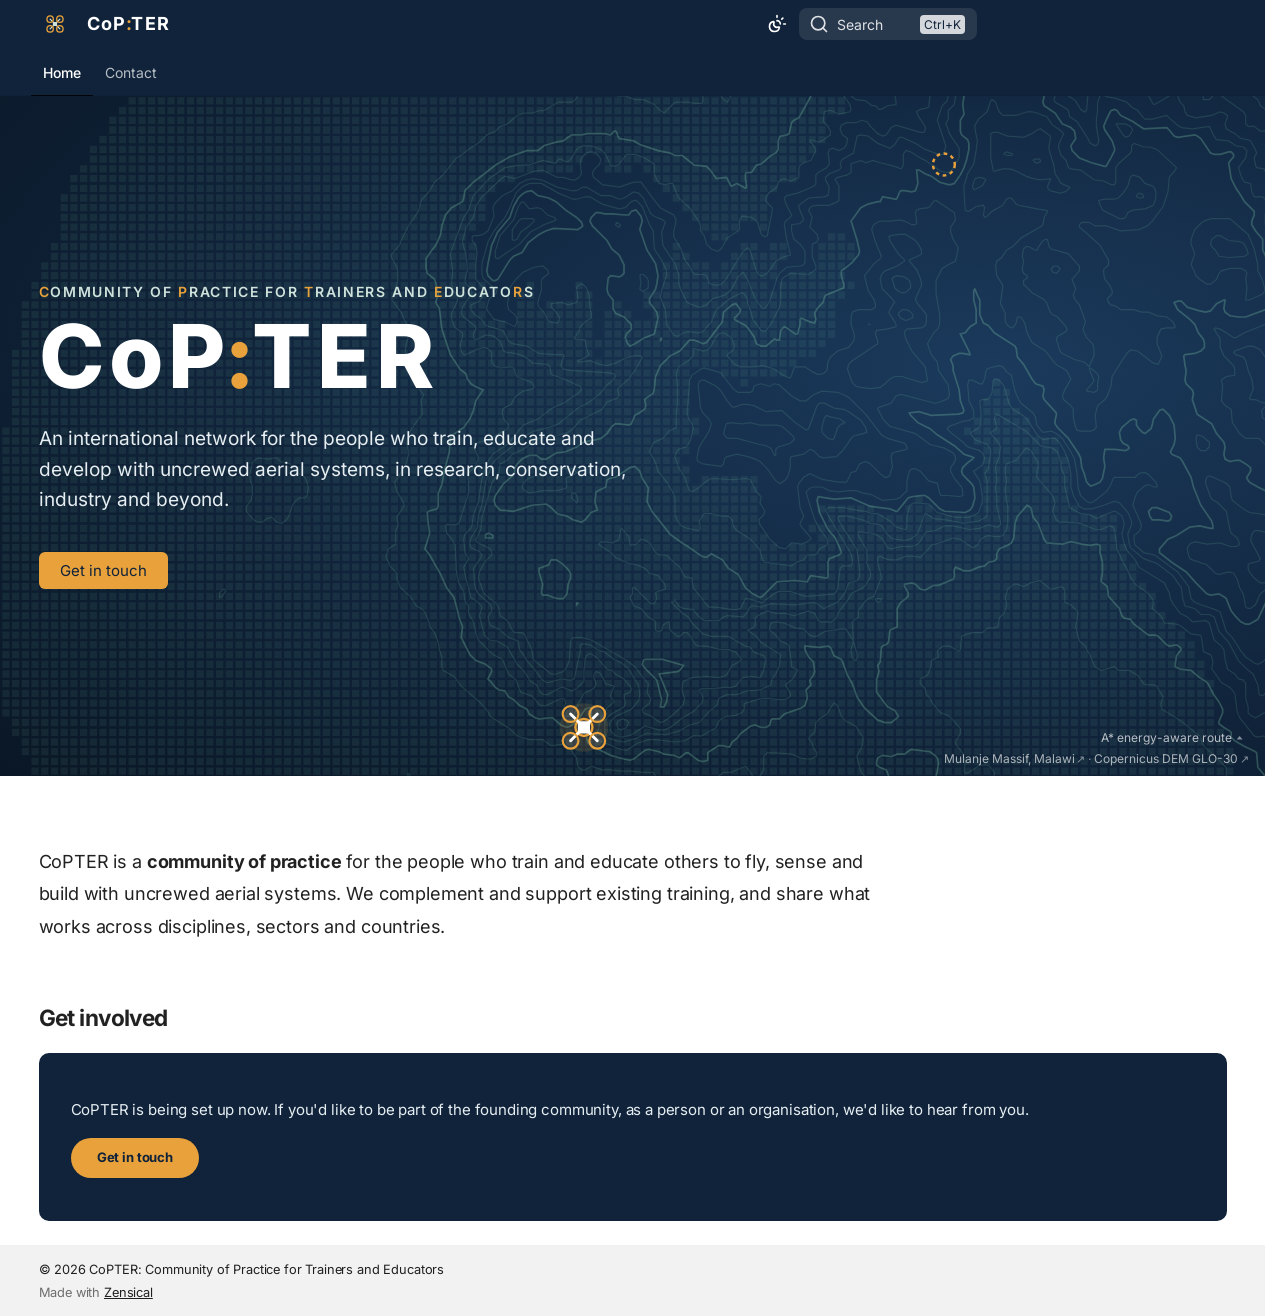
<file: index.html>
<!doctype html>
<html lang="en" class="no-js">
  <head>
    
      <meta charset="utf-8">
      <meta name="viewport" content="width=device-width,initial-scale=1">
      
        <meta name="description" content="CoPTER is an international community of practice for educators and trainers working with uncrewed aerial systems.">
      
      
      
        <link rel="canonical" href="https://copter.community/">
      
      
      
      
        
      
      
      <link rel="icon" href="./assets/images/copter-mark.svg">
      <meta name="generator" content="zensical-0.0.68">
    
    
      
        <title>Home - CoPTER</title>
      
    
    
      
        
      
      <link rel="stylesheet" href="./assets/stylesheets/modern/main.595f2bf5.min.css">
      
        
          
        
        <link rel="stylesheet" href="./assets/stylesheets/modern/palette.b27955a4.min.css">
      
      


    
    
      
    
    
      
    
    
      <link rel="stylesheet" href="./assets/stylesheets/copter.css">
    
    <script>__md_scope=new URL(".",location),__md_scope.pathname.endsWith("/")||(__md_scope=new URL(__md_scope.pathname+"/",location)),__md_hash=e=>[...e].reduce(((e,t)=>(e<<5)-e+t.charCodeAt(0)),0),__md_get=(e,t=localStorage,_=__md_scope)=>JSON.parse(t.getItem(_.pathname+"."+e)),__md_set=(e,t,_=localStorage,a=__md_scope)=>{try{_.setItem(a.pathname+"."+e,JSON.stringify(t))}catch(e){}},document.documentElement.setAttribute("data-platform",navigator.platform)</script>
    
      
  


  
  <script data-goatcounter="https://copter-community.goatcounter.com/count" async src="//gc.zgo.at/count.js"></script>

  
    <script>"undefined"!=typeof __md_analytics&&__md_analytics()</script>
  

    
    
  <link rel="preload" href="./assets/fonts/inter-latin-wght-normal.woff2" as="font" type="font/woff2" crossorigin>

  </head>
  
  
    
    
      
    
    
    
    
    <body dir="ltr" data-md-color-scheme="default" data-md-color-primary="indigo" data-md-color-accent="indigo">
  
    
    <input class="md-toggle" data-md-toggle="drawer" type="checkbox" id="__drawer" autocomplete="off">
    <input class="md-toggle" data-md-toggle="search" type="checkbox" id="__search" autocomplete="off">
    <label class="md-overlay" for="__drawer" aria-hidden="true"></label>
    <div data-md-component="skip">
      <a href="#__skip" class="md-skip">
        Skip to content
      </a>
    </div>
    <div data-md-component="announce">
      
    </div>
    
    
      

<header class="md-header" data-md-component="header">
  <nav class="md-header__inner md-grid" aria-label="Header">
    <a href="" title="CoPTER" class="md-header__button md-logo" aria-label="CoPTER" data-md-component="logo">
      
  <img src="./assets/images/copter-mark.svg" alt="CoPTER">

    </a>
    <label class="md-header__button md-icon" for="__drawer" aria-label="Navigation">
      
      <svg xmlns="http://www.w3.org/2000/svg" fill="none" stroke="currentColor" stroke-linecap="round" stroke-linejoin="round" stroke-width="2" class="lucide lucide-menu" viewBox="0 0 24 24"><path d="M4 5h16M4 12h16M4 19h16"/></svg>
    </label>
    <div class="md-header__title" data-md-component="header-title">
      <div class="md-header__ellipsis">
        <div class="md-header__topic">
          <span class="md-ellipsis"><a class="cp-header__home" href="">CoP<span class="cp-wm__colon" aria-hidden="true">:</span>TER</a>
          </span>
        </div>
        <div class="md-header__topic" data-md-component="header-topic">
          <span class="md-ellipsis">
            
              Home
            
          </span>
        </div>
      </div>
    </div>
    
      
        <form class="md-header__option" data-md-component="palette">
  
    
    
    
    <input class="md-option" data-md-color-media="(prefers-color-scheme)" data-md-color-scheme="default" data-md-color-primary="indigo" data-md-color-accent="indigo"  aria-label="Switch to light mode"  type="radio" name="__palette" id="__palette_0">
    
      <label class="md-header__button md-icon" title="Switch to light mode" for="__palette_1" hidden>
        <svg xmlns="http://www.w3.org/2000/svg" fill="none" stroke="currentColor" stroke-linecap="round" stroke-linejoin="round" stroke-width="2" class="lucide lucide-sun-moon" viewBox="0 0 24 24"><path d="M12 2v2M14.837 16.385a6 6 0 1 1-7.223-7.222c.624-.147.97.66.715 1.248a4 4 0 0 0 5.26 5.259c.589-.255 1.396.09 1.248.715M16 12a4 4 0 0 0-4-4M19 5l-1.256 1.256M20 12h2"/></svg>
      </label>
    
  
    
    
    
    <input class="md-option" data-md-color-media="(prefers-color-scheme: light)" data-md-color-scheme="default" data-md-color-primary="custom" data-md-color-accent="custom"  aria-label="Switch to dark mode"  type="radio" name="__palette" id="__palette_1">
    
      <label class="md-header__button md-icon" title="Switch to dark mode" for="__palette_2" hidden>
        <svg xmlns="http://www.w3.org/2000/svg" fill="none" stroke="currentColor" stroke-linecap="round" stroke-linejoin="round" stroke-width="2" class="lucide lucide-sun" viewBox="0 0 24 24"><circle cx="12" cy="12" r="4"/><path d="M12 2v2M12 20v2M4.93 4.93l1.41 1.41M17.66 17.66l1.41 1.41M2 12h2M20 12h2M6.34 17.66l-1.41 1.41M19.07 4.93l-1.41 1.41"/></svg>
      </label>
    
  
    
    
    
    <input class="md-option" data-md-color-media="(prefers-color-scheme: dark)" data-md-color-scheme="slate" data-md-color-primary="custom" data-md-color-accent="custom"  aria-label="Switch to system preference"  type="radio" name="__palette" id="__palette_2">
    
      <label class="md-header__button md-icon" title="Switch to system preference" for="__palette_0" hidden>
        <svg xmlns="http://www.w3.org/2000/svg" fill="none" stroke="currentColor" stroke-linecap="round" stroke-linejoin="round" stroke-width="2" class="lucide lucide-moon" viewBox="0 0 24 24"><path d="M20.985 12.486a9 9 0 1 1-9.473-9.472c.405-.022.617.46.402.803a6 6 0 0 0 8.268 8.268c.344-.215.825-.004.803.401"/></svg>
      </label>
    
  
</form>
      
    
    
      <script>var palette=__md_get("__palette");if(palette&&palette.color){if("(prefers-color-scheme)"===palette.color.media){var media=matchMedia("(prefers-color-scheme: light)"),input=document.querySelector(media.matches?"[data-md-color-media='(prefers-color-scheme: light)']":"[data-md-color-media='(prefers-color-scheme: dark)']");palette.color.media=input.getAttribute("data-md-color-media"),palette.color.scheme=input.getAttribute("data-md-color-scheme"),palette.color.primary=input.getAttribute("data-md-color-primary"),palette.color.accent=input.getAttribute("data-md-color-accent")}for(var[key,value]of Object.entries(palette.color))document.body.setAttribute("data-md-color-"+key,value)}</script>
    
    
    
      
      
        <label class="md-header__button md-icon" for="__search" aria-label="Search">
          
          <svg xmlns="http://www.w3.org/2000/svg" fill="none" stroke="currentColor" stroke-linecap="round" stroke-linejoin="round" stroke-width="2" class="lucide lucide-search" viewBox="0 0 24 24"><path d="m21 21-4.34-4.34"/><circle cx="11" cy="11" r="8"/></svg>
        </label>
        <div class="md-search" data-md-component="search" role="dialog" aria-label="Search">
  <button type="button" class="md-search__button">
    Search
  </button>
</div>
      
    
    <div class="md-header__source">
      
    </div>
  </nav>
  
</header>
    
    <div class="md-container" data-md-component="container">
      
      
  
        
          
            

<nav class="md-tabs" aria-label="Tabs" data-md-component="tabs">
  <div class="md-grid">
    <ul class="md-tabs__list">
      
        
          <li class="md-tabs__item md-tabs__item--active">
            <a href="" class="md-tabs__link">Home</a>
          </li>
        
          <li class="md-tabs__item">
            <a href="./contact/" class="md-tabs__link">Contact</a>
          </li>
        
      
    </ul>
  </div>
</nav>
          
        
      
  <section class="cp-hero" aria-labelledby="cp-hero-title">
    <svg class="cp-hero__art" viewBox="0 0 1200 560" preserveAspectRatio="xMidYMid slice" aria-hidden="true" focusable="false">
  <defs>
    <pattern id="cp-grid" width="40" height="40" patternUnits="userSpaceOnUse">
      <path d="M40 0H0V40" class="cp-gridline"/>
    </pattern>
  </defs>
  <rect width="1200" height="560" fill="url(#cp-grid)"/>
  <g class="cp-contours"><path class="cp-contour cp-contour--major" d="M96-40l-9 30-10 24-11 18-15 18-19 16-18 11-24 12-30 12M841-40l1 18 7 18 8 12 13 12 20 11 24 7 24 4 24 1 24-1 24-4 21-6 15-7 16-11 12-12 31-42M1244 11l-10 15-12 12-42 30-14 12-12 18-3 12-1 12 2 12 4 12 6 12 10 14 12 11 12 9 37 20 7 6 4 8M1244 282l-4 56 1 24 3 15M-40 379l66-16 36-13 23-12 19-12 15-12 19-18 13-18 5-12 0-6-3-12-8-18-5-16-1-14 2-18 5-14 10-16 14-12 12-6 12-3 12 0 12 5 6 6 5 10 2 12 0 42 3 12 4 6 15 6 19 1 24-1 54-8 48-13 18-7 18-10 20-16 19-24 15-26 40-82 11-18 14-18 13-14 18-13 18-11 23-10M975 602l-32-30-36-48-17-17-12-7-14-6-16-3-18-2-18 2-18 4-18 6-24 11-24 18-44 48-28 24M740 116l30-4 42 0 54 5 42 6 30 7 24 8 24 12 18 14 18 19 19 29 15 30 12 36 5 30 1 30-5 24-5 12-6 9-12 11-12 4-12 2-132-1-126 13-18 0-18-3-18-7-12-8-12-14-6-12-3-12-3-18-1-36 5-120 6-24 11-18 9-9 12-7 24-8M310 368l28-4 18 1 12 3 12 4 12 6 9 8 9 10 8 14 5 12 4 24-4 24-4 12-9 14-8 10-14 12-26 17-36 16-36 10-36 6-36 2-30-5-19-10-7-6-8-12-4-12-1-12 2-12 6-18 6-12 12-18 13-15 16-15 32-23 36-19 38-12M1113 602l-10-36-3-30 1-12 3-12 8-12 6-4 12-3 12 0 30 8 42 18 30 19M832 176l34-1 30 5 24 8 24 16 18 20 7 12 4 12 2 12 1 12-5 18-11 18-14 12-20 10-24 9-48 13-42 8-30 1-24-5-10-6-8-7-7-11-4-12-1-18 1-18 5-18 6-18 9-18 7-12 20-20 24-14 18-5 14-3"/><path class="cp-contour" d="M33 602l-5-18-4-24-1-24 2-18 4-18 7-18 10-18 9-12 16-18 26-24 31-25 42-31 60-37 36-18 30-11 48-14 48-9 36-2 18 2 12 3 9 4 8 6 9 12 34 77 12 20 12 14 12 9 12 5 12 0 12-7 6-8 6-14 5-24 3-30-2-30-6-20-12-19-12-13-30-24-10-14-5-12-1-18 1-18 4-18 10-30 15-30 16-25 21-23 23-18 28-16 30-11 24-5 30-1 24 7 18 10 46 34 20 10 21 8 45 11 78 10 30 6 24 8 18 11 12 12 10 14 38 65 42 61 11 18 8 18 6 18 11 66 7 24 6 12 11 16 24 23M1033 602l-23-35-30-41-18-22-18-17-18-12-24-11-24-6-30-2-30 2-39 6-63 16-36 12-15 8-15 11-37 37-29 23-30 18-30 13M98 602l-15-18-7-18-3-24 3-24 7-24 12-24 12-18 21-24 26-24 34-27 30-19 36-20 36-15 30-9 30-6 30-3 24 3 24 9 18 14 15 19 20 36 21 54 9 36 1 12-2 12-8 18-9 12-15 12-20 12-25 12-35 13-42 12-42 11M1064 602l-36-71-23-37-13-15-12-11-15-10-15-8-36-11-24-4-24-1-36 2-90 11-36 0-18-3-11-4-10-6-9-9-9-15-6-24-3-24-1-66-5-33-9-27-28-54-4-12-2-18 1-12 4-18 11-24 19-24 20-16 18-10 24-8 18-2 24 1 24 7 44 16 39 12 37 8 78 14 30 7 24 8 24 14 22 21 18 24 58 102 11 24 6 18 17 78 7 18 7 12 14 18 12 12 16 12 28 19M338 338l30-1 18 3 12 4 12 7 12 9 12 13 8 13 9 18 6 18 4 18 1 18-3 18-4 12-6 12-9 12-24 21-37 21-47 18-54 14-48 7-42 0-30-5-12-5-12-8-12-14-6-13-2-12 0-18 3-18 7-18 15-24 14-18 17-18 24-20 24-17 24-14 24-12 24-10 24-7 24-4M1089 602l-16-42-21-65-9-19-8-12-12-12-25-15-24-9-24-6-30-5-24-1-42 1-90 10-36 0-18-4-12-4-12-7-8-8-11-18-5-12-3-18-2-24-2-78-4-30-11-48-1-18 2-18 7-18 14-18 12-9 18-8 18-4 24-1 30 3 132 19 42 8 42 13 30 18 23 21 18 24 21 36 19 42 11 30 6 24 11 84 4 12 6 12 15 18 14 12 27 18 59 35M779 134l27-3 30-1 36 2 30 5 30 7 21 8 21 12 16 12 17 18 15 23 12 25 7 24 4 24-1 24-5 18-11 18-6 6-12 9-12 5-18 5-24 3-78 8-84 11-24 2-24-2-18-5-18-12-10-12-6-12-5-18-2-18 0-24 3-30 7-42 5-24 10-24 8-12 8-8 12-8 12-6 27-8M319 392l19 0 22 6 14 9 12 15 6 18 0 18-6 18-13 18-17 15-24 14-24 10-24 7-24 3-24 0-24-5-13-8-6-6-6-12-1-18 6-18 15-24 25-24 28-18 30-12 29-6M1140 602l-6-24 1-18 7-15 6-6 7-3 11-2 12 1 24 7 24 14 18 17M826 146l46 1 24 3 24 6 18 7 18 9 15 10 15 15 12 15 10 18 7 18 5 24 0 18-3 18-9 18-10 11-12 9-12 6-30 9-114 20-36 4-24 1-24-4-18-8-12-11-8-13-4-12-3-18 0-18 2-24 6-30 7-25 9-23 9-14 9-10 21-15 30-10 32-5M289 428l19-4 12 1 12 3 9 6 5 6 5 12-2 12-5 12-11 12-7 6-12 7-18 7-16 4-14 1-12-1-12-5-8-7-4-12 2-12 4-9 6-9 13-12 17-11 17-7M1187 602l-2-6 3-6 2-2 6 0 6 2 5 6 2 6M811 164l19-3 24-1 24 2 18 3 18 5 18 7 18 10 12 10 12 12 10 15 8 18 5 18 1 18-4 18-5 12-9 12-18 14-30 12-39 10-69 14-30 3-24 0-21-5-15-9-8-9-7-12-5-24 0-18 3-18 5-22 7-20 15-30 16-18 22-14 29-10M822 194l26-4 24 1 24 5 24 12 18 16 11 18 4 18-2 18-7 14-12 13-18 12-24 11-36 11-36 8-24 1-24-4-11-6-6-6-4-6-5-12-1-12 0-12 6-24 11-24 16-22 18-14 12-6 16-6M821 212l21-5 18 0 24 4 16 7 15 12 9 12 4 12-1 18-6 12-10 12-18 12-15 8-29 10-25 6-18 1-18-1-14-6-10-12-5-18 2-18 9-22 14-20 16-13 21-11M830 230l12-3 18 1 12 2 11 6 7 6 7 12 1 6-2 12-6 10-8 8-22 14-18 6-15 4-15 1-12-2-12-6-6-10-1-13 3-12 6-12 10-12 12-10 18-8"/></g>
  <path id="cp-route" class="cp-route-ghost" d="M560,520 L640,110 L1110,110 L1110,162 L640,162 L640,214 L1110,214 L1110,266 L640,266 L640,318 L1110,318 L1110,370 L640,370 L640,422 L1110,422 L560,520"/>
  <path class="cp-route" d="M560,520 L640,110 L1110,110 L1110,162 L640,162 L640,214 L1110,214 L1110,266 L640,266 L640,318 L1110,318 L1110,370 L640,370 L640,422 L1110,422 L560,520" pathLength="1" stroke-dasharray="1" stroke-dashoffset="1">
    <animate attributeName="stroke-dashoffset" values="1;0" dur="26.0s" begin="cp_fly.begin" fill="freeze"/>
    <animate attributeName="opacity" values="1;0" dur="0.6s" begin="cp_fly.end-0.3s" fill="freeze"/>
    <set attributeName="opacity" to="1" begin="cp_fly.begin"/>
  </path>
  <g class="cp-frames"><rect class="cp-frame" x="610.0" y="88.0" width="60" height="44" rx="2" opacity="0"><animate attributeName="opacity" values="0;0.9;0.28" keyTimes="0;0.08;1" dur="2.4s" begin="cp_fly.begin+2.37s" fill="freeze"/><animate attributeName="opacity" to="0" dur="0.6s" begin="cp_fly.end-0.3s" fill="freeze"/></rect><rect class="cp-frame" x="688.3" y="88.0" width="60" height="44" rx="2" opacity="0"><animate attributeName="opacity" values="0;0.9;0.28" keyTimes="0;0.08;1" dur="2.4s" begin="cp_fly.begin+2.82s" fill="freeze"/><animate attributeName="opacity" to="0" dur="0.6s" begin="cp_fly.end-0.3s" fill="freeze"/></rect><rect class="cp-frame" x="766.7" y="88.0" width="60" height="44" rx="2" opacity="0"><animate attributeName="opacity" values="0;0.9;0.28" keyTimes="0;0.08;1" dur="2.4s" begin="cp_fly.begin+3.26s" fill="freeze"/><animate attributeName="opacity" to="0" dur="0.6s" begin="cp_fly.end-0.3s" fill="freeze"/></rect><rect class="cp-frame" x="845.0" y="88.0" width="60" height="44" rx="2" opacity="0"><animate attributeName="opacity" values="0;0.9;0.28" keyTimes="0;0.08;1" dur="2.4s" begin="cp_fly.begin+3.71s" fill="freeze"/><animate attributeName="opacity" to="0" dur="0.6s" begin="cp_fly.end-0.3s" fill="freeze"/></rect><rect class="cp-frame" x="923.3" y="88.0" width="60" height="44" rx="2" opacity="0"><animate attributeName="opacity" values="0;0.9;0.28" keyTimes="0;0.08;1" dur="2.4s" begin="cp_fly.begin+4.15s" fill="freeze"/><animate attributeName="opacity" to="0" dur="0.6s" begin="cp_fly.end-0.3s" fill="freeze"/></rect><rect class="cp-frame" x="1001.7" y="88.0" width="60" height="44" rx="2" opacity="0"><animate attributeName="opacity" values="0;0.9;0.28" keyTimes="0;0.08;1" dur="2.4s" begin="cp_fly.begin+4.60s" fill="freeze"/><animate attributeName="opacity" to="0" dur="0.6s" begin="cp_fly.end-0.3s" fill="freeze"/></rect><rect class="cp-frame" x="1080.0" y="88.0" width="60" height="44" rx="2" opacity="0"><animate attributeName="opacity" values="0;0.9;0.28" keyTimes="0;0.08;1" dur="2.4s" begin="cp_fly.begin+5.04s" fill="freeze"/><animate attributeName="opacity" to="0" dur="0.6s" begin="cp_fly.end-0.3s" fill="freeze"/></rect><rect class="cp-frame" x="1080.0" y="140.0" width="60" height="44" rx="2" opacity="0"><animate attributeName="opacity" values="0;0.9;0.28" keyTimes="0;0.08;1" dur="2.4s" begin="cp_fly.begin+5.34s" fill="freeze"/><animate attributeName="opacity" to="0" dur="0.6s" begin="cp_fly.end-0.3s" fill="freeze"/></rect><rect class="cp-frame" x="1001.7" y="140.0" width="60" height="44" rx="2" opacity="0"><animate attributeName="opacity" values="0;0.9;0.28" keyTimes="0;0.08;1" dur="2.4s" begin="cp_fly.begin+5.78s" fill="freeze"/><animate attributeName="opacity" to="0" dur="0.6s" begin="cp_fly.end-0.3s" fill="freeze"/></rect><rect class="cp-frame" x="923.3" y="140.0" width="60" height="44" rx="2" opacity="0"><animate attributeName="opacity" values="0;0.9;0.28" keyTimes="0;0.08;1" dur="2.4s" begin="cp_fly.begin+6.23s" fill="freeze"/><animate attributeName="opacity" to="0" dur="0.6s" begin="cp_fly.end-0.3s" fill="freeze"/></rect><rect class="cp-frame" x="845.0" y="140.0" width="60" height="44" rx="2" opacity="0"><animate attributeName="opacity" values="0;0.9;0.28" keyTimes="0;0.08;1" dur="2.4s" begin="cp_fly.begin+6.67s" fill="freeze"/><animate attributeName="opacity" to="0" dur="0.6s" begin="cp_fly.end-0.3s" fill="freeze"/></rect><rect class="cp-frame" x="766.7" y="140.0" width="60" height="44" rx="2" opacity="0"><animate attributeName="opacity" values="0;0.9;0.28" keyTimes="0;0.08;1" dur="2.4s" begin="cp_fly.begin+7.12s" fill="freeze"/><animate attributeName="opacity" to="0" dur="0.6s" begin="cp_fly.end-0.3s" fill="freeze"/></rect><rect class="cp-frame" x="688.3" y="140.0" width="60" height="44" rx="2" opacity="0"><animate attributeName="opacity" values="0;0.9;0.28" keyTimes="0;0.08;1" dur="2.4s" begin="cp_fly.begin+7.56s" fill="freeze"/><animate attributeName="opacity" to="0" dur="0.6s" begin="cp_fly.end-0.3s" fill="freeze"/></rect><rect class="cp-frame" x="610.0" y="140.0" width="60" height="44" rx="2" opacity="0"><animate attributeName="opacity" values="0;0.9;0.28" keyTimes="0;0.08;1" dur="2.4s" begin="cp_fly.begin+8.01s" fill="freeze"/><animate attributeName="opacity" to="0" dur="0.6s" begin="cp_fly.end-0.3s" fill="freeze"/></rect><rect class="cp-frame" x="610.0" y="192.0" width="60" height="44" rx="2" opacity="0"><animate attributeName="opacity" values="0;0.9;0.28" keyTimes="0;0.08;1" dur="2.4s" begin="cp_fly.begin+8.30s" fill="freeze"/><animate attributeName="opacity" to="0" dur="0.6s" begin="cp_fly.end-0.3s" fill="freeze"/></rect><rect class="cp-frame" x="688.3" y="192.0" width="60" height="44" rx="2" opacity="0"><animate attributeName="opacity" values="0;0.9;0.28" keyTimes="0;0.08;1" dur="2.4s" begin="cp_fly.begin+8.75s" fill="freeze"/><animate attributeName="opacity" to="0" dur="0.6s" begin="cp_fly.end-0.3s" fill="freeze"/></rect><rect class="cp-frame" x="766.7" y="192.0" width="60" height="44" rx="2" opacity="0"><animate attributeName="opacity" values="0;0.9;0.28" keyTimes="0;0.08;1" dur="2.4s" begin="cp_fly.begin+9.19s" fill="freeze"/><animate attributeName="opacity" to="0" dur="0.6s" begin="cp_fly.end-0.3s" fill="freeze"/></rect><rect class="cp-frame" x="845.0" y="192.0" width="60" height="44" rx="2" opacity="0"><animate attributeName="opacity" values="0;0.9;0.28" keyTimes="0;0.08;1" dur="2.4s" begin="cp_fly.begin+9.64s" fill="freeze"/><animate attributeName="opacity" to="0" dur="0.6s" begin="cp_fly.end-0.3s" fill="freeze"/></rect><rect class="cp-frame" x="923.3" y="192.0" width="60" height="44" rx="2" opacity="0"><animate attributeName="opacity" values="0;0.9;0.28" keyTimes="0;0.08;1" dur="2.4s" begin="cp_fly.begin+10.08s" fill="freeze"/><animate attributeName="opacity" to="0" dur="0.6s" begin="cp_fly.end-0.3s" fill="freeze"/></rect><rect class="cp-frame" x="1001.7" y="192.0" width="60" height="44" rx="2" opacity="0"><animate attributeName="opacity" values="0;0.9;0.28" keyTimes="0;0.08;1" dur="2.4s" begin="cp_fly.begin+10.53s" fill="freeze"/><animate attributeName="opacity" to="0" dur="0.6s" begin="cp_fly.end-0.3s" fill="freeze"/></rect><rect class="cp-frame" x="1080.0" y="192.0" width="60" height="44" rx="2" opacity="0"><animate attributeName="opacity" values="0;0.9;0.28" keyTimes="0;0.08;1" dur="2.4s" begin="cp_fly.begin+10.97s" fill="freeze"/><animate attributeName="opacity" to="0" dur="0.6s" begin="cp_fly.end-0.3s" fill="freeze"/></rect><rect class="cp-frame" x="1080.0" y="244.0" width="60" height="44" rx="2" opacity="0"><animate attributeName="opacity" values="0;0.9;0.28" keyTimes="0;0.08;1" dur="2.4s" begin="cp_fly.begin+11.27s" fill="freeze"/><animate attributeName="opacity" to="0" dur="0.6s" begin="cp_fly.end-0.3s" fill="freeze"/></rect><rect class="cp-frame" x="1001.7" y="244.0" width="60" height="44" rx="2" opacity="0"><animate attributeName="opacity" values="0;0.9;0.28" keyTimes="0;0.08;1" dur="2.4s" begin="cp_fly.begin+11.71s" fill="freeze"/><animate attributeName="opacity" to="0" dur="0.6s" begin="cp_fly.end-0.3s" fill="freeze"/></rect><rect class="cp-frame" x="923.3" y="244.0" width="60" height="44" rx="2" opacity="0"><animate attributeName="opacity" values="0;0.9;0.28" keyTimes="0;0.08;1" dur="2.4s" begin="cp_fly.begin+12.15s" fill="freeze"/><animate attributeName="opacity" to="0" dur="0.6s" begin="cp_fly.end-0.3s" fill="freeze"/></rect><rect class="cp-frame" x="845.0" y="244.0" width="60" height="44" rx="2" opacity="0"><animate attributeName="opacity" values="0;0.9;0.28" keyTimes="0;0.08;1" dur="2.4s" begin="cp_fly.begin+12.60s" fill="freeze"/><animate attributeName="opacity" to="0" dur="0.6s" begin="cp_fly.end-0.3s" fill="freeze"/></rect><rect class="cp-frame" x="766.7" y="244.0" width="60" height="44" rx="2" opacity="0"><animate attributeName="opacity" values="0;0.9;0.28" keyTimes="0;0.08;1" dur="2.4s" begin="cp_fly.begin+13.04s" fill="freeze"/><animate attributeName="opacity" to="0" dur="0.6s" begin="cp_fly.end-0.3s" fill="freeze"/></rect><rect class="cp-frame" x="688.3" y="244.0" width="60" height="44" rx="2" opacity="0"><animate attributeName="opacity" values="0;0.9;0.28" keyTimes="0;0.08;1" dur="2.4s" begin="cp_fly.begin+13.49s" fill="freeze"/><animate attributeName="opacity" to="0" dur="0.6s" begin="cp_fly.end-0.3s" fill="freeze"/></rect><rect class="cp-frame" x="610.0" y="244.0" width="60" height="44" rx="2" opacity="0"><animate attributeName="opacity" values="0;0.9;0.28" keyTimes="0;0.08;1" dur="2.4s" begin="cp_fly.begin+13.93s" fill="freeze"/><animate attributeName="opacity" to="0" dur="0.6s" begin="cp_fly.end-0.3s" fill="freeze"/></rect><rect class="cp-frame" x="610.0" y="296.0" width="60" height="44" rx="2" opacity="0"><animate attributeName="opacity" values="0;0.9;0.28" keyTimes="0;0.08;1" dur="2.4s" begin="cp_fly.begin+14.23s" fill="freeze"/><animate attributeName="opacity" to="0" dur="0.6s" begin="cp_fly.end-0.3s" fill="freeze"/></rect><rect class="cp-frame" x="688.3" y="296.0" width="60" height="44" rx="2" opacity="0"><animate attributeName="opacity" values="0;0.9;0.28" keyTimes="0;0.08;1" dur="2.4s" begin="cp_fly.begin+14.67s" fill="freeze"/><animate attributeName="opacity" to="0" dur="0.6s" begin="cp_fly.end-0.3s" fill="freeze"/></rect><rect class="cp-frame" x="766.7" y="296.0" width="60" height="44" rx="2" opacity="0"><animate attributeName="opacity" values="0;0.9;0.28" keyTimes="0;0.08;1" dur="2.4s" begin="cp_fly.begin+15.12s" fill="freeze"/><animate attributeName="opacity" to="0" dur="0.6s" begin="cp_fly.end-0.3s" fill="freeze"/></rect><rect class="cp-frame" x="845.0" y="296.0" width="60" height="44" rx="2" opacity="0"><animate attributeName="opacity" values="0;0.9;0.28" keyTimes="0;0.08;1" dur="2.4s" begin="cp_fly.begin+15.56s" fill="freeze"/><animate attributeName="opacity" to="0" dur="0.6s" begin="cp_fly.end-0.3s" fill="freeze"/></rect><rect class="cp-frame" x="923.3" y="296.0" width="60" height="44" rx="2" opacity="0"><animate attributeName="opacity" values="0;0.9;0.28" keyTimes="0;0.08;1" dur="2.4s" begin="cp_fly.begin+16.01s" fill="freeze"/><animate attributeName="opacity" to="0" dur="0.6s" begin="cp_fly.end-0.3s" fill="freeze"/></rect><rect class="cp-frame" x="1001.7" y="296.0" width="60" height="44" rx="2" opacity="0"><animate attributeName="opacity" values="0;0.9;0.28" keyTimes="0;0.08;1" dur="2.4s" begin="cp_fly.begin+16.45s" fill="freeze"/><animate attributeName="opacity" to="0" dur="0.6s" begin="cp_fly.end-0.3s" fill="freeze"/></rect><rect class="cp-frame" x="1080.0" y="296.0" width="60" height="44" rx="2" opacity="0"><animate attributeName="opacity" values="0;0.9;0.28" keyTimes="0;0.08;1" dur="2.4s" begin="cp_fly.begin+16.90s" fill="freeze"/><animate attributeName="opacity" to="0" dur="0.6s" begin="cp_fly.end-0.3s" fill="freeze"/></rect><rect class="cp-frame" x="1080.0" y="348.0" width="60" height="44" rx="2" opacity="0"><animate attributeName="opacity" values="0;0.9;0.28" keyTimes="0;0.08;1" dur="2.4s" begin="cp_fly.begin+17.19s" fill="freeze"/><animate attributeName="opacity" to="0" dur="0.6s" begin="cp_fly.end-0.3s" fill="freeze"/></rect><rect class="cp-frame" x="1001.7" y="348.0" width="60" height="44" rx="2" opacity="0"><animate attributeName="opacity" values="0;0.9;0.28" keyTimes="0;0.08;1" dur="2.4s" begin="cp_fly.begin+17.64s" fill="freeze"/><animate attributeName="opacity" to="0" dur="0.6s" begin="cp_fly.end-0.3s" fill="freeze"/></rect><rect class="cp-frame" x="923.3" y="348.0" width="60" height="44" rx="2" opacity="0"><animate attributeName="opacity" values="0;0.9;0.28" keyTimes="0;0.08;1" dur="2.4s" begin="cp_fly.begin+18.08s" fill="freeze"/><animate attributeName="opacity" to="0" dur="0.6s" begin="cp_fly.end-0.3s" fill="freeze"/></rect><rect class="cp-frame" x="845.0" y="348.0" width="60" height="44" rx="2" opacity="0"><animate attributeName="opacity" values="0;0.9;0.28" keyTimes="0;0.08;1" dur="2.4s" begin="cp_fly.begin+18.53s" fill="freeze"/><animate attributeName="opacity" to="0" dur="0.6s" begin="cp_fly.end-0.3s" fill="freeze"/></rect><rect class="cp-frame" x="766.7" y="348.0" width="60" height="44" rx="2" opacity="0"><animate attributeName="opacity" values="0;0.9;0.28" keyTimes="0;0.08;1" dur="2.4s" begin="cp_fly.begin+18.97s" fill="freeze"/><animate attributeName="opacity" to="0" dur="0.6s" begin="cp_fly.end-0.3s" fill="freeze"/></rect><rect class="cp-frame" x="688.3" y="348.0" width="60" height="44" rx="2" opacity="0"><animate attributeName="opacity" values="0;0.9;0.28" keyTimes="0;0.08;1" dur="2.4s" begin="cp_fly.begin+19.42s" fill="freeze"/><animate attributeName="opacity" to="0" dur="0.6s" begin="cp_fly.end-0.3s" fill="freeze"/></rect><rect class="cp-frame" x="610.0" y="348.0" width="60" height="44" rx="2" opacity="0"><animate attributeName="opacity" values="0;0.9;0.28" keyTimes="0;0.08;1" dur="2.4s" begin="cp_fly.begin+19.86s" fill="freeze"/><animate attributeName="opacity" to="0" dur="0.6s" begin="cp_fly.end-0.3s" fill="freeze"/></rect><rect class="cp-frame" x="610.0" y="400.0" width="60" height="44" rx="2" opacity="0"><animate attributeName="opacity" values="0;0.9;0.28" keyTimes="0;0.08;1" dur="2.4s" begin="cp_fly.begin+20.16s" fill="freeze"/><animate attributeName="opacity" to="0" dur="0.6s" begin="cp_fly.end-0.3s" fill="freeze"/></rect><rect class="cp-frame" x="688.3" y="400.0" width="60" height="44" rx="2" opacity="0"><animate attributeName="opacity" values="0;0.9;0.28" keyTimes="0;0.08;1" dur="2.4s" begin="cp_fly.begin+20.60s" fill="freeze"/><animate attributeName="opacity" to="0" dur="0.6s" begin="cp_fly.end-0.3s" fill="freeze"/></rect><rect class="cp-frame" x="766.7" y="400.0" width="60" height="44" rx="2" opacity="0"><animate attributeName="opacity" values="0;0.9;0.28" keyTimes="0;0.08;1" dur="2.4s" begin="cp_fly.begin+21.05s" fill="freeze"/><animate attributeName="opacity" to="0" dur="0.6s" begin="cp_fly.end-0.3s" fill="freeze"/></rect><rect class="cp-frame" x="845.0" y="400.0" width="60" height="44" rx="2" opacity="0"><animate attributeName="opacity" values="0;0.9;0.28" keyTimes="0;0.08;1" dur="2.4s" begin="cp_fly.begin+21.49s" fill="freeze"/><animate attributeName="opacity" to="0" dur="0.6s" begin="cp_fly.end-0.3s" fill="freeze"/></rect><rect class="cp-frame" x="923.3" y="400.0" width="60" height="44" rx="2" opacity="0"><animate attributeName="opacity" values="0;0.9;0.28" keyTimes="0;0.08;1" dur="2.4s" begin="cp_fly.begin+21.94s" fill="freeze"/><animate attributeName="opacity" to="0" dur="0.6s" begin="cp_fly.end-0.3s" fill="freeze"/></rect><rect class="cp-frame" x="1001.7" y="400.0" width="60" height="44" rx="2" opacity="0"><animate attributeName="opacity" values="0;0.9;0.28" keyTimes="0;0.08;1" dur="2.4s" begin="cp_fly.begin+22.38s" fill="freeze"/><animate attributeName="opacity" to="0" dur="0.6s" begin="cp_fly.end-0.3s" fill="freeze"/></rect><rect class="cp-frame" x="1080.0" y="400.0" width="60" height="44" rx="2" opacity="0"><animate attributeName="opacity" values="0;0.9;0.28" keyTimes="0;0.08;1" dur="2.4s" begin="cp_fly.begin+22.83s" fill="freeze"/><animate attributeName="opacity" to="0" dur="0.6s" begin="cp_fly.end-0.3s" fill="freeze"/></rect></g>
  <circle class="cp-home" cx="560" cy="520" r="7"/>
  
<g id="cp-drone" class="cp-drone">
  <animateMotion id="cp_fly" dur="26.0s" begin="0.6s;cp_fly.end+2s" rotate="0" fill="freeze">
    <mpath href="#cp-route"/>
  </animateMotion>
  <circle class="cp-drone__halo" r="20"/>
  <path class="cp-drone__arm" d="M-11,-11 L11,11 M11,-11 L-11,11"/>
  <circle class="cp-drone__rotor" cx="-11" cy="-11" r="6.5"/>
  <circle class="cp-drone__rotor" cx="11" cy="-11" r="6.5"/>
  <circle class="cp-drone__rotor" cx="-11" cy="11" r="6.5"/>
  <circle class="cp-drone__rotor" cx="11" cy="11" r="6.5"/>
  <rect class="cp-drone__body" x="-5" y="-5" width="10" height="10" rx="2"/>
</g>
</svg>
    <div class="cp-hero__inner md-grid">
      <div class="cp-hero__text">
        <p class="cp-hero__eyebrow"><span class="cp-hero__acro">C</span>ommunity of <span class="cp-hero__acro">P</span>ractice for <span class="cp-hero__acro">T</span>rainers and <span class="cp-hero__acro">E</span>ducato<span class="cp-hero__acro">r</span>s</p>
        <h1 id="cp-hero-title" class="cp-hero__title">CoP<span class="cp-wm__colon" aria-hidden="true">:</span>TER</h1>
        <p class="cp-hero__lede">
          An international network for the people who train, educate and develop
          with uncrewed aerial systems, in research, conservation, industry and beyond.
        </p>
        <div class="cp-hero__actions">
          <a href="./contact/" class="md-button md-button--primary">Get in touch</a>
        </div>
      </div>
    </div>
    <div class="cp-hero__credit" hidden>
      <div class="cp-hero__controls"><div data-hero="route"></div></div>
      <p class="cp-hero__links"><a class="cp-hero__map" href="#"></a> · <span class="cp-hero__data"></span></p>
    </div>
  </section>
  <script>var CP_TERRAIN = [{"slug": "avon-gorge", "place": "Avon Gorge, Bristol, UK", "map": "https://www.openstreetmap.org/?mlat=51.458&mlon=-2.627#map=13/51.458/-2.627", "sources": [{"name": "Environment Agency LIDAR", "url": "https://environment.data.gov.uk/dataset/13787b9a-26a4-4775-8523-806d13af58fc", "title": "Environment Agency LIDAR Composite DTM. Contains public sector information licensed under the Open Government Licence v3.0."}]}, {"slug": "fenswood", "place": "Long Ashton, Bristol, UK", "map": "https://www.openstreetmap.org/?mlat=51.425&mlon=-2.668#map=13/51.425/-2.668", "sources": [{"name": "Environment Agency LIDAR", "url": "https://environment.data.gov.uk/dataset/13787b9a-26a4-4775-8523-806d13af58fc", "title": "Environment Agency LIDAR Composite DTM. Contains public sector information licensed under the Open Government Licence v3.0."}]}, {"slug": "kinder", "place": "Kinder Scout, Peak District, UK", "map": "https://www.openstreetmap.org/?mlat=53.385&mlon=-1.875#map=13/53.385/-1.875", "sources": [{"name": "Environment Agency LIDAR", "url": "https://environment.data.gov.uk/dataset/13787b9a-26a4-4775-8523-806d13af58fc", "title": "Environment Agency LIDAR Composite DTM. Contains public sector information licensed under the Open Government Licence v3.0."}]}, {"slug": "mons-klint", "place": "Møns Klint, Denmark", "map": "https://www.openstreetmap.org/?mlat=54.965&mlon=12.545#map=13/54.965/12.545", "sources": [{"name": "Danmarks Højdemodel", "url": "https://dataforsyningen.dk/data/930", "title": "Danmarks Højdemodel, terræn. Styrelsen for Dataforsyning og Infrastruktur (CC BY 4.0)."}]}, {"slug": "lundy", "place": "Lundy, UK", "map": "https://www.openstreetmap.org/?mlat=51.18&mlon=-4.667#map=13/51.18/-4.667", "sources": [{"name": "Environment Agency LIDAR", "url": "https://environment.data.gov.uk/dataset/13787b9a-26a4-4775-8523-806d13af58fc", "title": "Environment Agency LIDAR Composite DTM. Contains public sector information licensed under the Open Government Licence v3.0."}]}, {"slug": "brean-down", "place": "Brean Down, UK", "map": "https://www.openstreetmap.org/?mlat=51.325&mlon=-3.025#map=13/51.325/-3.025", "sources": [{"name": "Environment Agency LIDAR", "url": "https://environment.data.gov.uk/dataset/13787b9a-26a4-4775-8523-806d13af58fc", "title": "Environment Agency LIDAR Composite DTM. Contains public sector information licensed under the Open Government Licence v3.0."}]}, {"slug": "quantocks", "place": "Quantock Hills, UK", "map": "https://www.openstreetmap.org/?mlat=51.115&mlon=-3.2#map=13/51.115/-3.2", "sources": [{"name": "Environment Agency LIDAR", "url": "https://environment.data.gov.uk/dataset/13787b9a-26a4-4775-8523-806d13af58fc", "title": "Environment Agency LIDAR Composite DTM. Contains public sector information licensed under the Open Government Licence v3.0."}]}, {"slug": "uffington", "place": "Uffington White Horse, UK", "map": "https://www.openstreetmap.org/?mlat=51.578&mlon=-1.567#map=13/51.578/-1.567", "sources": [{"name": "Environment Agency LIDAR", "url": "https://environment.data.gov.uk/dataset/13787b9a-26a4-4775-8523-806d13af58fc", "title": "Environment Agency LIDAR Composite DTM. Contains public sector information licensed under the Open Government Licence v3.0."}]}, {"slug": "malham", "place": "Malham Cove, UK", "map": "https://www.openstreetmap.org/?mlat=54.072&mlon=-2.158#map=13/54.072/-2.158", "sources": [{"name": "Environment Agency LIDAR", "url": "https://environment.data.gov.uk/dataset/13787b9a-26a4-4775-8523-806d13af58fc", "title": "Environment Agency LIDAR Composite DTM. Contains public sector information licensed under the Open Government Licence v3.0."}]}, {"slug": "sutton-bank", "place": "Sutton Bank, UK", "map": "https://www.openstreetmap.org/?mlat=54.24&mlon=-1.21#map=13/54.24/-1.21", "sources": [{"name": "Environment Agency LIDAR", "url": "https://environment.data.gov.uk/dataset/13787b9a-26a4-4775-8523-806d13af58fc", "title": "Environment Agency LIDAR Composite DTM. Contains public sector information licensed under the Open Government Licence v3.0."}]}, {"slug": "matterhorn", "place": "Matterhorn, Switzerland", "map": "https://www.openstreetmap.org/?mlat=45.976&mlon=7.658#map=13/45.976/7.658", "sources": [{"name": "swisstopo swissALTI3D", "url": "https://www.swisstopo.admin.ch/en/height-model-swissalti3d", "title": "swissALTI3D. © swisstopo (open government data)."}, {"name": "INGV TINITALY", "url": "https://tinitaly.pi.ingv.it/", "title": "TINITALY/1.1, a digital elevation model of Italy with a 10 m cell size. Tarquini S., Isola I., Favalli M., Battistini A., Dotta G. (2023), INGV, doi:10.13127/tinitaly/1.1 (CC BY 4.0)."}]}, {"slug": "agdenes", "place": "Trondheimsfjord, Norway", "map": "https://www.openstreetmap.org/?mlat=63.63&mlon=9.73#map=13/63.63/9.73", "sources": [{"name": "Kartverket DTM", "url": "https://www.kartverket.no/api-og-data/terrengdata", "title": "Nasjonal høydemodell, digital terrengmodell. © Kartverket (CC BY 4.0)."}]}, {"slug": "longonot", "place": "Mount Longonot, Kenya", "map": "https://www.openstreetmap.org/?mlat=-0.914&mlon=36.446#map=13/-0.914/36.446", "sources": [{"name": "Copernicus DEM GLO-30", "url": "https://spacedata.copernicus.eu/collections/copernicus-digital-elevation-model", "title": "© DLR e.V. 2010-2014 and © Airbus Defence and Space GmbH 2014-2018 provided under COPERNICUS by the European Union and ESA; all rights reserved."}]}, {"slug": "ol-pejeta", "place": "Ol Pejeta and Mount Kenya, Kenya", "map": "https://www.openstreetmap.org/?mlat=-0.03&mlon=36.92#map=13/-0.03/36.92", "sources": [{"name": "Copernicus DEM GLO-30", "url": "https://spacedata.copernicus.eu/collections/copernicus-digital-elevation-model", "title": "© DLR e.V. 2010-2014 and © Airbus Defence and Space GmbH 2014-2018 provided under COPERNICUS by the European Union and ESA; all rights reserved."}]}, {"slug": "ngong", "place": "Ngong Hills, Kenya", "map": "https://www.openstreetmap.org/?mlat=-1.4&mlon=36.65#map=13/-1.4/36.65", "sources": [{"name": "Copernicus DEM GLO-30", "url": "https://spacedata.copernicus.eu/collections/copernicus-digital-elevation-model", "title": "© DLR e.V. 2010-2014 and © Airbus Defence and Space GmbH 2014-2018 provided under COPERNICUS by the European Union and ESA; all rights reserved."}]}, {"slug": "virunga", "place": "Virunga volcanoes, Rwanda", "map": "https://www.openstreetmap.org/?mlat=-1.508&mlon=29.445#map=13/-1.508/29.445", "sources": [{"name": "Copernicus DEM GLO-30", "url": "https://spacedata.copernicus.eu/collections/copernicus-digital-elevation-model", "title": "© DLR e.V. 2010-2014 and © Airbus Defence and Space GmbH 2014-2018 provided under COPERNICUS by the European Union and ESA; all rights reserved."}]}, {"slug": "mulanje", "place": "Mulanje Massif, Malawi", "map": "https://www.openstreetmap.org/?mlat=-15.95&mlon=35.63#map=13/-15.95/35.63", "sources": [{"name": "Copernicus DEM GLO-30", "url": "https://spacedata.copernicus.eu/collections/copernicus-digital-elevation-model", "title": "© DLR e.V. 2010-2014 and © Airbus Defence and Space GmbH 2014-2018 provided under COPERNICUS by the European Union and ESA; all rights reserved."}]}, {"slug": "baviaanskloof", "place": "Baviaanskloof, South Africa", "map": "https://www.openstreetmap.org/?mlat=-33.6&mlon=24.2#map=13/-33.6/24.2", "sources": [{"name": "Copernicus DEM GLO-30", "url": "https://spacedata.copernicus.eu/collections/copernicus-digital-elevation-model", "title": "© DLR e.V. 2010-2014 and © Airbus Defence and Space GmbH 2014-2018 provided under COPERNICUS by the European Union and ESA; all rights reserved."}]}, {"slug": "st-helens", "place": "Mount St Helens, USA", "map": "https://www.openstreetmap.org/?mlat=46.191&mlon=-122.194#map=13/46.191/-122.194", "sources": [{"name": "USGS 3DEP", "url": "https://www.usgs.gov/3d-elevation-program", "title": "U.S. Geological Survey 3D Elevation Program (public domain)."}]}, {"slug": "granite-dells", "place": "Granite Dells, USA", "map": "https://www.openstreetmap.org/?mlat=34.6&mlon=-112.44#map=13/34.6/-112.44", "sources": [{"name": "USGS 3DEP", "url": "https://www.usgs.gov/3d-elevation-program", "title": "U.S. Geological Survey 3D Elevation Program (public domain)."}]}, {"slug": "marys-peak", "place": "Marys Peak, USA", "map": "https://www.openstreetmap.org/?mlat=44.504&mlon=-123.552#map=13/44.504/-123.552", "sources": [{"name": "USGS 3DEP", "url": "https://www.usgs.gov/3d-elevation-program", "title": "U.S. Geological Survey 3D Elevation Program (public domain)."}]}, {"slug": "kananaskis", "place": "Kananaskis, Canada", "map": "https://www.openstreetmap.org/?mlat=50.95&mlon=-115.15#map=13/50.95/-115.15", "sources": [{"name": "NRCan MRDEM", "url": "https://open.canada.ca/data/en/dataset?q=MRDEM", "title": "Medium Resolution Digital Elevation Model (MRDEM), Natural Resources Canada. Contains information licensed under the Open Government Licence – Canada."}]}, {"slug": "fuego", "place": "Volcán de Fuego, Guatemala", "map": "https://www.openstreetmap.org/?mlat=14.473&mlon=-90.88#map=13/14.473/-90.88", "sources": [{"name": "Copernicus DEM GLO-30", "url": "https://spacedata.copernicus.eu/collections/copernicus-digital-elevation-model", "title": "© DLR e.V. 2010-2014 and © Airbus Defence and Space GmbH 2014-2018 provided under COPERNICUS by the European Union and ESA; all rights reserved."}]}, {"slug": "baru", "place": "Volcán Barú, Panama", "map": "https://www.openstreetmap.org/?mlat=8.808&mlon=-82.543#map=13/8.808/-82.543", "sources": [{"name": "Copernicus DEM GLO-30", "url": "https://spacedata.copernicus.eu/collections/copernicus-digital-elevation-model", "title": "© DLR e.V. 2010-2014 and © Airbus Defence and Space GmbH 2014-2018 provided under COPERNICUS by the European Union and ESA; all rights reserved."}]}, {"slug": "montserrat", "place": "Soufrière Hills, Montserrat", "map": "https://www.openstreetmap.org/?mlat=16.72&mlon=-62.18#map=13/16.72/-62.18", "sources": [{"name": "Copernicus DEM GLO-30", "url": "https://spacedata.copernicus.eu/collections/copernicus-digital-elevation-model", "title": "© DLR e.V. 2010-2014 and © Airbus Defence and Space GmbH 2014-2018 provided under COPERNICUS by the European Union and ESA; all rights reserved."}]}, {"slug": "serra-do-mar", "place": "Serra do Mar, Brazil", "map": "https://www.openstreetmap.org/?mlat=-23.78&mlon=-46.3#map=13/-23.78/-46.3", "sources": [{"name": "Copernicus DEM GLO-30", "url": "https://spacedata.copernicus.eu/collections/copernicus-digital-elevation-model", "title": "© DLR e.V. 2010-2014 and © Airbus Defence and Space GmbH 2014-2018 provided under COPERNICUS by the European Union and ESA; all rights reserved."}]}, {"slug": "antuco", "place": "Volcán Antuco, Chile", "map": "https://www.openstreetmap.org/?mlat=-37.406&mlon=-71.349#map=13/-37.406/-71.349", "sources": [{"name": "Copernicus DEM GLO-30", "url": "https://spacedata.copernicus.eu/collections/copernicus-digital-elevation-model", "title": "© DLR e.V. 2010-2014 and © Airbus Defence and Space GmbH 2014-2018 provided under COPERNICUS by the European Union and ESA; all rights reserved."}]}, {"slug": "pan-de-azucar", "place": "Cerro Pan de Azúcar, Uruguay", "map": "https://www.openstreetmap.org/?mlat=-34.786&mlon=-55.237#map=13/-34.786/-55.237", "sources": [{"name": "IDE Uruguay MDT", "url": "https://www.gub.uy/infraestructura-datos-espaciales/", "title": "Modelo Digital del Terreno 2.5 m (2017–2018), Infraestructura de Datos Espaciales de Uruguay (Licencia de Datos Abiertos). Resampled to 10 m."}]}, {"slug": "sierras-de-minas", "place": "Sierras de Minas, Uruguay", "map": "https://www.openstreetmap.org/?mlat=-34.37&mlon=-55.23#map=13/-34.37/-55.23", "sources": [{"name": "IDE Uruguay MDT", "url": "https://www.gub.uy/infraestructura-datos-espaciales/", "title": "Modelo Digital del Terreno 2.5 m (2017–2018), Infraestructura de Datos Espaciales de Uruguay (Licencia de Datos Abiertos). Resampled to 10 m."}]}, {"slug": "jebel-hafeet", "place": "Jebel Hafeet, UAE", "map": "https://www.openstreetmap.org/?mlat=24.06&mlon=55.78#map=13/24.06/55.78", "sources": [{"name": "Copernicus DEM GLO-30", "url": "https://spacedata.copernicus.eu/collections/copernicus-digital-elevation-model", "title": "© DLR e.V. 2010-2014 and © Airbus Defence and Space GmbH 2014-2018 provided under COPERNICUS by the European Union and ESA; all rights reserved."}]}, {"slug": "kinabalu", "place": "Mount Kinabalu, Malaysia", "map": "https://www.openstreetmap.org/?mlat=6.075&mlon=116.558#map=13/6.075/116.558", "sources": [{"name": "Copernicus DEM GLO-30", "url": "https://spacedata.copernicus.eu/collections/copernicus-digital-elevation-model", "title": "© DLR e.V. 2010-2014 and © Airbus Defence and Space GmbH 2014-2018 provided under COPERNICUS by the European Union and ESA; all rights reserved."}]}, {"slug": "lion-rock", "place": "Lion Rock, Hong Kong", "map": "https://www.openstreetmap.org/?mlat=22.352&mlon=114.187#map=13/22.352/114.187", "sources": [{"name": "Lands Department 5 m DTM", "url": "https://data.gov.hk/en-data/dataset/hk-landsd-openmap-5m-grid-dtm", "title": "Digital Terrain Model, 5 m grid. © Lands Department, Government of the Hong Kong SAR, via DATA.GOV.HK."}]}, {"slug": "banks-peninsula", "place": "Banks Peninsula, New Zealand", "map": "https://www.openstreetmap.org/?mlat=-43.75&mlon=172.9#map=13/-43.75/172.9", "sources": [{"name": "LINZ 1 m DEM", "url": "https://data.linz.govt.nz/layer/121859-new-zealand-lidar-1m-dem/", "title": "New Zealand LiDAR 1m DEM. Toitū Te Whenua Land Information New Zealand (CC BY 4.0)."}]}, {"slug": "glass-house", "place": "Glass House Mountains, Australia", "map": "https://www.openstreetmap.org/?mlat=-26.9&mlon=152.88#map=13/-26.9/152.88", "sources": [{"name": "Geoscience Australia 5 m DEM", "url": "https://www.ga.gov.au/scientific-topics/national-location-information/digital-elevation-data", "title": "Digital Elevation Model (DEM) of Australia derived from LiDAR, 5 m grid. © Commonwealth of Australia (Geoscience Australia) (CC BY 4.0)."}]}, {"slug": "kunanyi", "place": "kunanyi / Mount Wellington, Australia", "map": "https://www.openstreetmap.org/?mlat=-42.896&mlon=147.237#map=13/-42.896/147.237", "sources": [{"name": "Tasmania 2 m DEM", "url": "https://data.gov.au/data/dataset/dc463cd1-9b03-48fd-875b-a554f983e69a", "title": "Tasmania 2 metre Digital Elevation Model, Mineral Resources Tasmania via theLIST (CC BY 3.0 AU). LiDAR where flown, 10 m elsewhere."}]}, {"slug": "magnetic-island", "place": "Magnetic Island, Australia", "map": "https://www.openstreetmap.org/?mlat=-19.14&mlon=146.84#map=13/-19.14/146.84", "sources": [{"name": "Geoscience Australia 5 m DEM", "url": "https://www.ga.gov.au/scientific-topics/national-location-information/digital-elevation-data", "title": "Digital Elevation Model (DEM) of Australia derived from LiDAR, 5 m grid. © Commonwealth of Australia (Geoscience Australia) (CC BY 4.0)."}]}, {"slug": "manam", "place": "Manam, Papua New Guinea", "map": "https://www.openstreetmap.org/?mlat=-4.08&mlon=145.037#map=13/-4.08/145.037", "sources": [{"name": "Copernicus DEM GLO-30", "url": "https://spacedata.copernicus.eu/collections/copernicus-digital-elevation-model", "title": "© DLR e.V. 2010-2014 and © Airbus Defence and Space GmbH 2014-2018 provided under COPERNICUS by the European Union and ESA; all rights reserved."}]}, {"slug": "gerlache", "place": "Gerlache Strait, Antarctica", "map": "https://www.openstreetmap.org/?mlat=-64.65&mlon=-62.6#map=13/-64.65/-62.6", "sources": [{"name": "REMA", "url": "https://www.pgc.umn.edu/data/rema/", "title": "Reference Elevation Model of Antarctica (REMA), Polar Geospatial Center. DEMs provided by the Byrd Polar and Climate Research Center and the Polar Geospatial Center."}]}, {"slug": "south-sandwich", "place": "Montagu Island, South Sandwich Islands", "map": "https://www.openstreetmap.org/?mlat=-58.43&mlon=-26.37#map=13/-58.43/-26.37", "sources": [{"name": "Copernicus DEM GLO-30", "url": "https://spacedata.copernicus.eu/collections/copernicus-digital-elevation-model", "title": "© DLR e.V. 2010-2014 and © Airbus Defence and Space GmbH 2014-2018 provided under COPERNICUS by the European Union and ESA; all rights reserved."}]}];</script>
  <script>window.CP_TERRAIN_BASE = "./assets/terrain/";</script>
  <script src="./assets/javascripts/hero-routes.js"></script>
  <script>
    /* Respect reduced-motion: show the finished survey, no flight. */
    (function () {
      var svg = document.querySelector(".cp-hero__art");
      if (svg && window.matchMedia("(prefers-reduced-motion: reduce)").matches) {
        svg.setCurrentTime(27); svg.pauseAnimations();
      }
    })();
  </script>

      <main class="md-main" data-md-component="main">
        <div class="md-main__inner md-grid">
          
            
              
                
              
              <div class="md-sidebar md-sidebar--primary" data-md-component="sidebar" data-md-type="navigation" hidden>
                <div class="md-sidebar__scrollwrap">
                  <div class="md-sidebar__inner">
                    



  


<nav class="md-nav md-nav--primary md-nav--lifted" aria-label="Navigation" data-md-level="0">
  <label class="md-nav__title" for="__drawer">
    <a href="" title="CoPTER" class="md-nav__button md-logo" aria-label="CoPTER" data-md-component="logo">
      
  <img src="./assets/images/copter-mark.svg" alt="CoPTER">

    </a>
    CoPTER
  </label>
  
  <ul class="md-nav__list" data-md-scrollfix>
    
      
        <li class="md-nav__item md-nav__item--active">
          <a href="" class="md-nav__link">
            <span class="md-ellipsis">Home</span>
          </a>
        </li>
      
        <li class="md-nav__item">
          <a href="./contact/" class="md-nav__link">
            <span class="md-ellipsis">Contact</span>
          </a>
        </li>
      
    
  </ul>
</nav>
                  </div>
                </div>
              </div>
            
            
              
                
              
              <div class="md-sidebar md-sidebar--secondary" data-md-component="sidebar" data-md-type="toc" hidden>
                <div class="md-sidebar__scrollwrap">
                  
                    
                    
                    
                    
                      <input class="md-nav__toggle md-toggle" type="checkbox" id="__toc">
                      <div class="md-sidebar-button__wrapper">
                        <label class="md-sidebar-button" for="__toc"></label>
                      </div>
                    
                  
                  <div class="md-sidebar__inner">
                    


<nav class="md-nav md-nav--secondary" aria-label="On this page">
  
  
  
  
    <label class="md-nav__title" for="__toc">
      <span class="md-nav__icon md-icon"></span>
      On this page
    </label>
    <ul class="md-nav__list" data-md-component="toc" data-md-scrollfix>
      
        <li class="md-nav__item">
  <a href="#join" class="md-nav__link">
    <span class="md-ellipsis">
      <span class="md-typeset">
        Get involved
      </span>
    </span>
  </a>
  
</li>
      
    </ul>
  
</nav>
                  </div>
                </div>
              </div>
            
          
          
            <div class="md-content" data-md-component="content">
              
              <article class="md-content__inner md-typeset">
                <a id="__skip" tabindex="-1"></a>
                <!-- Public holding page, outside the password (see scripts/build_live.py).
     Link only to other public pages: this one and contact. The full home
     page is home.md, behind the password. -->

<div class="cp-intro">
<p>CoPTER is a <strong>community of practice</strong> for the people who train and educate
others to fly, sense and build with uncrewed aerial systems. We complement and
support existing training, and share what works across disciplines, sectors
and countries.</p>
</div>
<h2 id="join">Get involved</h2>
<div class="cp-join">
<p>CoPTER is being set up now. If you'd like to be part of the founding
community, as a person or an organisation, we'd like to hear from you.</p>
<p><a class="md-button md-button--primary" href="contact/">Get in touch</a></p>
</div>

              </article>
            </div>
          
          
<script>var target=document.getElementById(location.hash.slice(1));target&&target.name&&(target.checked=target.name.startsWith("__tabbed_"))</script>
        </div>
        
          <button type="button" class="md-top md-icon" data-md-component="top" hidden>
  
  <svg xmlns="http://www.w3.org/2000/svg" fill="none" stroke="currentColor" stroke-linecap="round" stroke-linejoin="round" stroke-width="2" class="lucide lucide-circle-arrow-up" viewBox="0 0 24 24"><circle cx="12" cy="12" r="10"/><path d="m16 12-4-4-4 4M12 16V8"/></svg>
  Back to top
</button>
        
      </main>
      
  
  <footer class="md-footer">
    <div class="md-footer-meta md-typeset">
      <div class="md-footer-meta__inner md-grid">
        <div class="md-copyright">
  
    <div class="md-copyright__highlight">
      © 2026 CoPTER: Community of Practice for Trainers and Educators
    </div>
  
  
    Made with
    <a href="https://zensical.org/" target="_blank" rel="noopener">
      Zensical
    </a>
  
</div>
      </div>
    </div>
  </footer>

    </div>
    <div class="md-dialog" data-md-component="dialog" role="status" aria-atomic="true">
      <div class="md-dialog__inner md-typeset"></div>
    </div>
    
    
    
      
      
      
      
        
        
      <script id="__config" type="application/json">{"annotate":null,"base":".","features":["navigation.footer","navigation.tabs","navigation.top"],"redirect":null,"search":"./assets/javascripts/workers/search.7d14d953.min.js","tags":null,"translations":{"clipboard.copied":"Copied to clipboard","clipboard.copy":"Copy to clipboard","clipboard.error":"Could not copy to clipboard","search.result.more.one":"1 more on this page","search.result.more.other":"# more on this page","search.result.none":"No matching documents","search.result.one":"1 matching document","search.result.other":"# matching documents","search.result.placeholder":"Type to start searching","search.result.term.missing":"Missing","select.version":"Select version"},"version":null}</script>
    
    
      <script src="./assets/javascripts/bundle.3c842f4c.min.js"></script>
      
    
  </body>
</html>
</file>
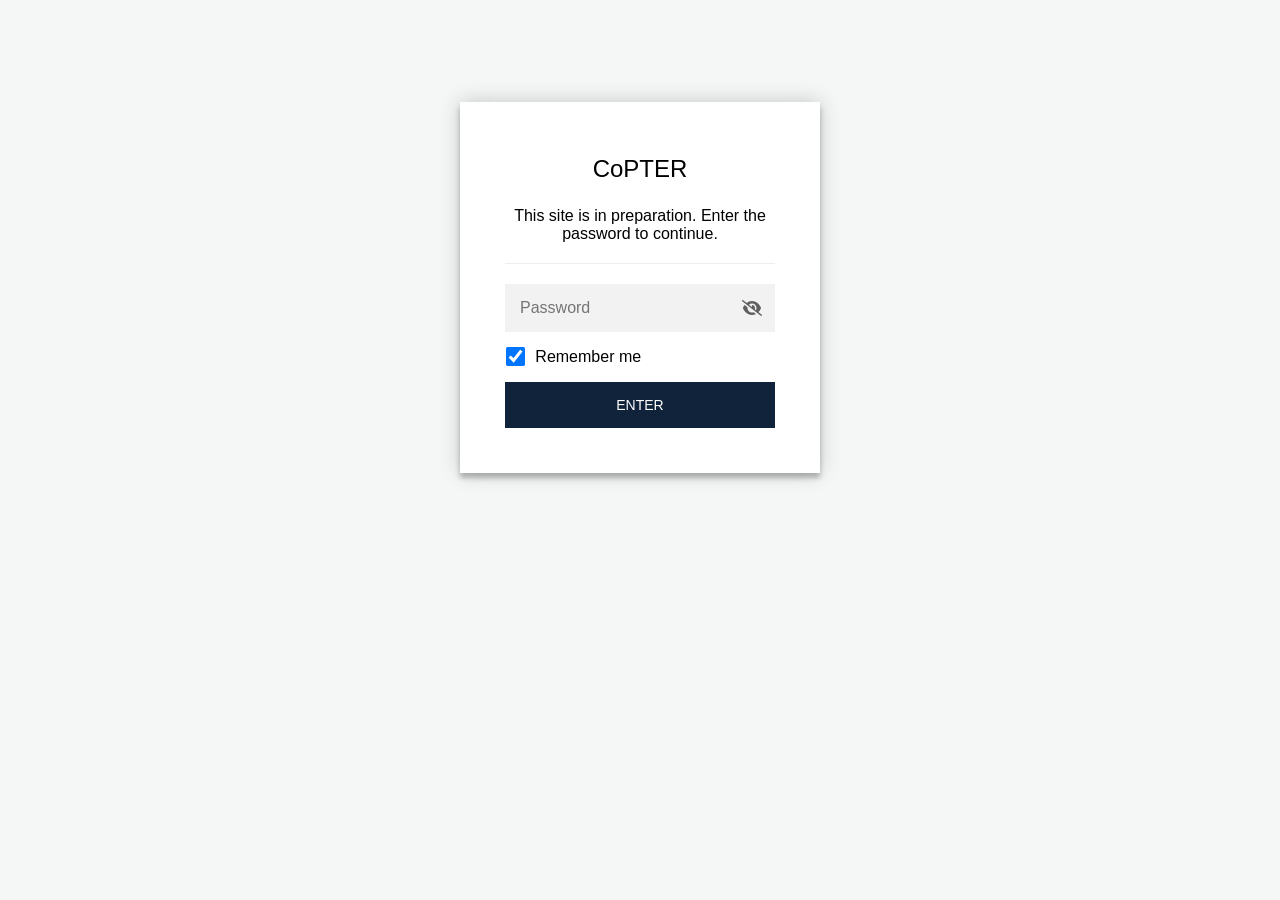
<file: about/index.html>
<!DOCTYPE html>
<html class="staticrypt-html">
    <head>
        <meta charset="utf-8" />
        <title>CoPTER</title>
        <meta name="viewport" content="width=device-width, initial-scale=1" />

        <!-- do not cache this page -->
        <meta http-equiv="cache-control" content="max-age=0" />
        <meta http-equiv="cache-control" content="no-cache" />
        <meta http-equiv="expires" content="0" />
        <meta http-equiv="expires" content="Tue, 01 Jan 1980 1:00:00 GMT" />
        <meta http-equiv="pragma" content="no-cache" />

        <style>
            .staticrypt-hr {
                margin-top: 20px;
                margin-bottom: 20px;
                border: 0;
                border-top: 1px solid #eee;
            }

            .staticrypt-page {
                width: 360px;
                padding: 8% 0 0;
                margin: auto;
                box-sizing: border-box;
            }

            .staticrypt-form {
                position: relative;
                z-index: 1;
                background: #ffffff;
                max-width: 360px;
                margin: 0 auto 100px;
                padding: 45px;
                text-align: center;
                box-shadow: 0 0 20px 0 rgba(0, 0, 0, 0.2), 0 5px 5px 0 rgba(0, 0, 0, 0.24);
            }

            .staticrypt-form input[type="password"],
            input[type="text"] {
                background: inherit;
                border: 0;
                box-sizing: border-box; /* This ensures padding is included in the total width */
                font-size: 14px;
                outline: 0;
                padding: 15px 30px 15px 15px; /* Adjust the padding to ensure there is space for the icon */
                width: 100%;
            }

            .staticrypt-password-container {
                position: relative;
                outline: 0;
                background: #f2f2f2;
                width: 100%;
                border: 0;
                margin: 0 0 15px;
                box-sizing: border-box;
            }

            .staticrypt-toggle-password-visibility {
                cursor: pointer;
                height: 20px;
                opacity: 60%;
                padding: 13px;
                position: absolute;
                right: 0;
                top: 50%;
                transform: translateY(-50%);
                width: 20px;
            }

            .staticrypt-form .staticrypt-decrypt-button {
                text-transform: uppercase;
                outline: 0;
                background: #10233a;
                width: 100%;
                border: 0;
                padding: 15px;
                color: #ffffff;
                font-size: 14px;
                cursor: pointer;
            }

            .staticrypt-form .staticrypt-decrypt-button:hover,
            .staticrypt-form .staticrypt-decrypt-button:active,
            .staticrypt-form .staticrypt-decrypt-button:focus {
                background: #10233a;
                filter: brightness(92%);
            }

            .staticrypt-html {
                height: 100%;
            }

            .staticrypt-body {
                height: 100%;
                margin: 0;
            }

            .staticrypt-content {
                height: 100%;
                margin-bottom: 1em;
                background: #f4f7f6;
                font-family: "Arial", sans-serif;
                -webkit-font-smoothing: antialiased;
                -moz-osx-font-smoothing: grayscale;
            }

            .staticrypt-instructions {
                margin-top: -1em;
                margin-bottom: 1em;
            }

            .staticrypt-title {
                font-size: 1.5em;
            }

            label.staticrypt-remember {
                display: flex;
                align-items: center;
                margin-bottom: 1em;
            }

            .staticrypt-remember input[type="checkbox"] {
                transform: scale(1.5);
                margin-right: 1em;
            }

            .hidden {
                display: none !important;
            }

            .staticrypt-spinner-container {
                height: 100%;
                display: flex;
                align-items: center;
                justify-content: center;
            }

            .staticrypt-spinner {
                display: inline-block;
                width: 2rem;
                height: 2rem;
                vertical-align: text-bottom;
                border: 0.25em solid gray;
                border-right-color: transparent;
                border-radius: 50%;
                -webkit-animation: spinner-border 0.75s linear infinite;
                animation: spinner-border 0.75s linear infinite;
                animation-duration: 0.75s;
                animation-timing-function: linear;
                animation-delay: 0s;
                animation-iteration-count: infinite;
                animation-direction: normal;
                animation-fill-mode: none;
                animation-play-state: running;
                animation-name: spinner-border;
            }

            @keyframes spinner-border {
                100% {
                    transform: rotate(360deg);
                }
            }

            @media screen and (-webkit-min-device-pixel-ratio: 0) {
                .staticrypt-form input[type="password"],
                input[type="text"] {
                    font-size: 16px;
                }
            }
        </style>
    </head>

    <body class="staticrypt-body">
        <div id="staticrypt_loading" class="staticrypt-spinner-container">
            <div class="staticrypt-spinner"></div>
        </div>

        <div id="staticrypt_content" class="staticrypt-content hidden">
            <div class="staticrypt-page">
                <div class="staticrypt-form">
                    <div class="staticrypt-instructions">
                        <p class="staticrypt-title">CoPTER</p>
                        <p>This site is in preparation. Enter the password to continue.</p>
                    </div>

                    <hr class="staticrypt-hr" />

                    <form id="staticrypt-form" action="#" method="post">
                        <div class="staticrypt-password-container">
                            <input
                                id="staticrypt-password"
                                type="password"
                                name="password"
                                placeholder="Password"
                                autofocus
                            />

                            <img
                                class="staticrypt-toggle-password-visibility"
                                alt="Show password"
                                title="Show password"
                                src="[data-uri]"
                            />
                        </div>

                        <label id="staticrypt-remember-label" class="staticrypt-remember hidden">
                            <input id="staticrypt-remember" type="checkbox" name="remember" checked />
                            Remember me
                        </label>

                        <input type="submit" class="staticrypt-decrypt-button" value="Enter" />
                    </form>
                </div>
            </div>
        </div>

        <script>
            // these variables will be filled when generating the file - the template format is 'variable_name'
            const staticryptInitiator = ((function(){
  const exports = {};
  const cryptoEngine = ((function(){
  const exports = {};
  const { subtle } = crypto;

const IV_BITS = 16 * 8;
const HEX_BITS = 4;
const ENCRYPTION_ALGO = "AES-CBC";

/**
 * Translates between utf8 encoded hexadecimal strings
 * and Uint8Array bytes.
 */
const HexEncoder = {
    /**
     * hex string -> bytes
     * @param {string} hexString
     * @returns {Uint8Array}
     */
    parse: function (hexString) {
        if (hexString.length % 2 !== 0) throw "Invalid hexString";
        const arrayBuffer = new Uint8Array(hexString.length / 2);

        for (let i = 0; i < hexString.length; i += 2) {
            const byteValue = parseInt(hexString.substring(i, i + 2), 16);
            if (isNaN(byteValue)) {
                throw "Invalid hexString";
            }
            arrayBuffer[i / 2] = byteValue;
        }
        return arrayBuffer;
    },

    /**
     * bytes -> hex string
     * @param {Uint8Array} bytes
     * @returns {string}
     */
    stringify: function (bytes) {
        const hexBytes = [];

        for (let i = 0; i < bytes.length; ++i) {
            let byteString = bytes[i].toString(16);
            if (byteString.length < 2) {
                byteString = "0" + byteString;
            }
            hexBytes.push(byteString);
        }
        return hexBytes.join("");
    },
};

/**
 * Translates between utf8 strings and Uint8Array bytes.
 */
const UTF8Encoder = {
    parse: function (str) {
        return new TextEncoder().encode(str);
    },

    stringify: function (bytes) {
        return new TextDecoder().decode(bytes);
    },
};

/**
 * Salt and encrypt a msg with a password.
 */
async function encrypt(msg, hashedPassword) {
    // Must be 16 bytes, unpredictable, and preferably cryptographically random. However, it need not be secret.
    // https://developer.mozilla.org/en-US/docs/Web/API/SubtleCrypto/encrypt#parameters
    const iv = crypto.getRandomValues(new Uint8Array(IV_BITS / 8));

    const key = await subtle.importKey("raw", HexEncoder.parse(hashedPassword), ENCRYPTION_ALGO, false, ["encrypt"]);

    const encrypted = await subtle.encrypt(
        {
            name: ENCRYPTION_ALGO,
            iv: iv,
        },
        key,
        UTF8Encoder.parse(msg)
    );

    // iv will be 32 hex characters, we prepend it to the ciphertext for use in decryption
    return HexEncoder.stringify(iv) + HexEncoder.stringify(new Uint8Array(encrypted));
}
exports.encrypt = encrypt;

/**
 * Decrypt a salted msg using a password.
 *
 * @param {string} encryptedMsg
 * @param {string} hashedPassword
 * @returns {Promise<string>}
 */
async function decrypt(encryptedMsg, hashedPassword) {
    const ivLength = IV_BITS / HEX_BITS;
    const iv = HexEncoder.parse(encryptedMsg.substring(0, ivLength));
    const encrypted = encryptedMsg.substring(ivLength);

    const key = await subtle.importKey("raw", HexEncoder.parse(hashedPassword), ENCRYPTION_ALGO, false, ["decrypt"]);

    const outBuffer = await subtle.decrypt(
        {
            name: ENCRYPTION_ALGO,
            iv: iv,
        },
        key,
        HexEncoder.parse(encrypted)
    );

    return UTF8Encoder.stringify(new Uint8Array(outBuffer));
}
exports.decrypt = decrypt;

/**
 * Salt and hash the password so it can be stored in localStorage without opening a password reuse vulnerability.
 *
 * @param {string} password
 * @param {string} salt
 * @returns {Promise<string>}
 */
async function hashPassword(password, salt) {
    // we hash the password in multiple steps, each adding more iterations. This is because we used to allow less
    // iterations, so for backward compatibility reasons, we need to support going from that to more iterations.
    let hashedPassword = await hashLegacyRound(password, salt);

    hashedPassword = await hashSecondRound(hashedPassword, salt);

    return hashThirdRound(hashedPassword, salt);
}
exports.hashPassword = hashPassword;

/**
 * This hashes the password with 1k iterations. This is a low number, we need this function to support backwards
 * compatibility.
 *
 * @param {string} password
 * @param {string} salt
 * @returns {Promise<string>}
 */
function hashLegacyRound(password, salt) {
    return pbkdf2(password, salt, 1000, "SHA-1");
}
exports.hashLegacyRound = hashLegacyRound;

/**
 * Add a second round of iterations. This is because we used to use 1k, so for backwards compatibility with
 * remember-me/autodecrypt links, we need to support going from that to more iterations.
 *
 * @param hashedPassword
 * @param salt
 * @returns {Promise<string>}
 */
function hashSecondRound(hashedPassword, salt) {
    return pbkdf2(hashedPassword, salt, 14000, "SHA-256");
}
exports.hashSecondRound = hashSecondRound;

/**
 * Add a third round of iterations to bring total number to 600k. This is because we used to use 1k, then 15k, so for
 * backwards compatibility with remember-me/autodecrypt links, we need to support going from that to more iterations.
 *
 * @param hashedPassword
 * @param salt
 * @returns {Promise<string>}
 */
function hashThirdRound(hashedPassword, salt) {
    return pbkdf2(hashedPassword, salt, 585000, "SHA-256");
}
exports.hashThirdRound = hashThirdRound;

/**
 * Salt and hash the password so it can be stored in localStorage without opening a password reuse vulnerability.
 *
 * @param {string} password
 * @param {string} salt
 * @param {int} iterations
 * @param {string} hashAlgorithm
 * @returns {Promise<string>}
 */
async function pbkdf2(password, salt, iterations, hashAlgorithm) {
    const key = await subtle.importKey("raw", UTF8Encoder.parse(password), "PBKDF2", false, ["deriveBits"]);

    const keyBytes = await subtle.deriveBits(
        {
            name: "PBKDF2",
            hash: hashAlgorithm,
            iterations,
            salt: UTF8Encoder.parse(salt),
        },
        key,
        256
    );

    return HexEncoder.stringify(new Uint8Array(keyBytes));
}

function generateRandomSalt() {
    const bytes = crypto.getRandomValues(new Uint8Array(128 / 8));

    return HexEncoder.stringify(new Uint8Array(bytes));
}
exports.generateRandomSalt = generateRandomSalt;

async function signMessage(hashedPassword, message) {
    const key = await subtle.importKey(
        "raw",
        HexEncoder.parse(hashedPassword),
        {
            name: "HMAC",
            hash: "SHA-256",
        },
        false,
        ["sign"]
    );
    const signature = await subtle.sign("HMAC", key, UTF8Encoder.parse(message));

    return HexEncoder.stringify(new Uint8Array(signature));
}
exports.signMessage = signMessage;

function getRandomAlphanum() {
    const possibleCharacters = "abcdefghijklmnopqrstuvwxyzABCDEFGHIJKLMNOPQRSTUVWXYZ0123456789";

    let byteArray;
    let parsedInt;

    // Keep generating new random bytes until we get a value that falls
    // within a range that can be evenly divided by possibleCharacters.length
    do {
        byteArray = crypto.getRandomValues(new Uint8Array(1));
        // extract the lowest byte to get an int from 0 to 255 (probably unnecessary, since we're only generating 1 byte)
        parsedInt = byteArray[0] & 0xff;
    } while (parsedInt >= 256 - (256 % possibleCharacters.length));

    // Take the modulo of the parsed integer to get a random number between 0 and totalLength - 1
    const randomIndex = parsedInt % possibleCharacters.length;

    return possibleCharacters[randomIndex];
}

/**
 * Generate a random string of a given length.
 *
 * @param {int} length
 * @returns {string}
 */
function generateRandomString(length) {
    let randomString = "";

    for (let i = 0; i < length; i++) {
        randomString += getRandomAlphanum();
    }

    return randomString;
}
exports.generateRandomString = generateRandomString;

  return exports;
})());
const codec = ((function(){
  const exports = {};
  /**
 * Initialize the codec with the provided cryptoEngine - this return functions to encode and decode messages.
 *
 * @param cryptoEngine - the engine to use for encryption / decryption
 */
function init(cryptoEngine) {
    const exports = {};

    /**
     * Top-level function for encoding a message.
     * Includes password hashing, encryption, and signing.
     *
     * @param {string} msg
     * @param {string} password
     * @param {string} salt
     *
     * @returns {string} The encoded text
     */
    async function encode(msg, password, salt) {
        const hashedPassword = await cryptoEngine.hashPassword(password, salt);

        const encrypted = await cryptoEngine.encrypt(msg, hashedPassword);

        // we use the hashed password in the HMAC because this is effectively what will be used a password (so we can store
        // it in localStorage safely, we don't use the clear text password)
        const hmac = await cryptoEngine.signMessage(hashedPassword, encrypted);

        return hmac + encrypted;
    }
    exports.encode = encode;

    /**
     * Encode using a password that has already been hashed. This is useful to encode multiple messages in a row, that way
     * we don't need to hash the password multiple times.
     *
     * @param {string} msg
     * @param {string} hashedPassword
     *
     * @returns {string} The encoded text
     */
    async function encodeWithHashedPassword(msg, hashedPassword) {
        const encrypted = await cryptoEngine.encrypt(msg, hashedPassword);

        // we use the hashed password in the HMAC because this is effectively what will be used a password (so we can store
        // it in localStorage safely, we don't use the clear text password)
        const hmac = await cryptoEngine.signMessage(hashedPassword, encrypted);

        return hmac + encrypted;
    }
    exports.encodeWithHashedPassword = encodeWithHashedPassword;

    /**
     * Top-level function for decoding a message.
     * Includes signature check and decryption.
     *
     * @param {string} signedMsg
     * @param {string} hashedPassword
     * @param {string} salt
     * @param {int} backwardCompatibleAttempt
     * @param {string} originalPassword
     *
     * @returns {Object} {success: true, decoded: string} | {success: false, message: string}
     */
    async function decode(signedMsg, hashedPassword, salt, backwardCompatibleAttempt = 0, originalPassword = "") {
        const encryptedHMAC = signedMsg.substring(0, 64);
        const encryptedMsg = signedMsg.substring(64);
        const decryptedHMAC = await cryptoEngine.signMessage(hashedPassword, encryptedMsg);

        if (decryptedHMAC !== encryptedHMAC) {
            // we have been raising the number of iterations in the hashing algorithm multiple times, so to support the old
            // remember-me/autodecrypt links we need to try bringing the old hashes up to speed.
            originalPassword = originalPassword || hashedPassword;
            if (backwardCompatibleAttempt === 0) {
                const updatedHashedPassword = await cryptoEngine.hashThirdRound(originalPassword, salt);

                return decode(signedMsg, updatedHashedPassword, salt, backwardCompatibleAttempt + 1, originalPassword);
            }
            if (backwardCompatibleAttempt === 1) {
                let updatedHashedPassword = await cryptoEngine.hashSecondRound(originalPassword, salt);
                updatedHashedPassword = await cryptoEngine.hashThirdRound(updatedHashedPassword, salt);

                return decode(signedMsg, updatedHashedPassword, salt, backwardCompatibleAttempt + 1, originalPassword);
            }

            return { success: false, message: "Signature mismatch" };
        }

        return {
            success: true,
            decoded: await cryptoEngine.decrypt(encryptedMsg, hashedPassword),
        };
    }
    exports.decode = decode;

    return exports;
}
exports.init = init;

  return exports;
})());
const decode = codec.init(cryptoEngine).decode;

/**
 * Initialize the staticrypt module, that exposes functions callbable by the password_template.
 *
 * @param {{
 *  staticryptEncryptedMsgUniqueVariableName: string,
 *  isRememberEnabled: boolean,
 *  rememberDurationInDays: number,
 *  staticryptSaltUniqueVariableName: string,
 * }} staticryptConfig - object of data that is stored on the password_template at encryption time.
 *
 * @param {{
 *  rememberExpirationKey: string,
 *  rememberPassphraseKey: string,
 *  replaceHtmlCallback: function,
 *  clearLocalStorageCallback: function,
 * }} templateConfig - object of data that can be configured by a custom password_template.
 */
function init(staticryptConfig, templateConfig) {
    const exports = {};

    /**
     * Decrypt our encrypted page, replace the whole HTML.
     *
     * @param {string} hashedPassword
     * @returns {Promise<boolean>}
     */
    async function decryptAndReplaceHtml(hashedPassword) {
        const { staticryptEncryptedMsgUniqueVariableName, staticryptSaltUniqueVariableName } = staticryptConfig;
        const { replaceHtmlCallback } = templateConfig;

        const result = await decode(
            staticryptEncryptedMsgUniqueVariableName,
            hashedPassword,
            staticryptSaltUniqueVariableName
        );
        if (!result.success) {
            return false;
        }
        const plainHTML = result.decoded;

        // if the user configured a callback call it, otherwise just replace the whole HTML
        if (typeof replaceHtmlCallback === "function") {
            replaceHtmlCallback(plainHTML);
        } else {
            document.write(plainHTML);
            document.close();
        }

        return true;
    }

    /**
     * Attempt to decrypt the page and replace the whole HTML.
     *
     * @param {string} password
     * @param {boolean} isRememberChecked
     *
     * @returns {Promise<{isSuccessful: boolean, hashedPassword?: string}>} - we return an object, so that if we want to
     *   expose more information in the future we can do it without breaking the password_template
     */
    async function handleDecryptionOfPage(password, isRememberChecked) {
        const { staticryptSaltUniqueVariableName } = staticryptConfig;

        // decrypt and replace the whole page
        const hashedPassword = await cryptoEngine.hashPassword(password, staticryptSaltUniqueVariableName);
        return handleDecryptionOfPageFromHash(hashedPassword, isRememberChecked);
    }
    exports.handleDecryptionOfPage = handleDecryptionOfPage;

    async function handleDecryptionOfPageFromHash(hashedPassword, isRememberChecked) {
        const { isRememberEnabled, rememberDurationInDays } = staticryptConfig;
        const { rememberExpirationKey, rememberPassphraseKey } = templateConfig;

        const isDecryptionSuccessful = await decryptAndReplaceHtml(hashedPassword);

        if (!isDecryptionSuccessful) {
            return {
                isSuccessful: false,
                hashedPassword,
            };
        }

        // remember the hashedPassword and set its expiration if necessary
        if (isRememberEnabled && isRememberChecked) {
            window.localStorage.setItem(rememberPassphraseKey, hashedPassword);

            // set the expiration if the duration isn't 0 (meaning no expiration)
            if (rememberDurationInDays > 0) {
                window.localStorage.setItem(
                    rememberExpirationKey,
                    (new Date().getTime() + rememberDurationInDays * 24 * 60 * 60 * 1000).toString()
                );
            }
        }

        return {
            isSuccessful: true,
            hashedPassword,
        };
    }
    exports.handleDecryptionOfPageFromHash = handleDecryptionOfPageFromHash;

    /**
     * Clear localstorage from staticrypt related values
     */
    function clearLocalStorage() {
        const { clearLocalStorageCallback, rememberExpirationKey, rememberPassphraseKey } = templateConfig;

        if (typeof clearLocalStorageCallback === "function") {
            clearLocalStorageCallback();
        } else {
            localStorage.removeItem(rememberPassphraseKey);
            localStorage.removeItem(rememberExpirationKey);
        }
    }

    async function handleDecryptOnLoad() {
        let isSuccessful = await decryptOnLoadFromUrl();

        if (!isSuccessful) {
            isSuccessful = await decryptOnLoadFromRememberMe();
        }

        return { isSuccessful };
    }
    exports.handleDecryptOnLoad = handleDecryptOnLoad;

    /**
     * Clear storage if we are logging out
     *
     * @returns {boolean} - whether we logged out
     */
    function logoutIfNeeded() {
        const logoutKey = "staticrypt_logout";

        // handle logout through query param
        const queryParams = new URLSearchParams(window.location.search);
        if (queryParams.has(logoutKey)) {
            clearLocalStorage();
            return true;
        }

        // handle logout through URL fragment
        const hash = window.location.hash.substring(1);
        if (hash.includes(logoutKey)) {
            clearLocalStorage();
            return true;
        }

        return false;
    }

    /**
     * To be called on load: check if we want to try to decrypt and replace the HTML with the decrypted content, and
     * try to do it if needed.
     *
     * @returns {Promise<boolean>} true if we derypted and replaced the whole page, false otherwise
     */
    async function decryptOnLoadFromRememberMe() {
        const { rememberDurationInDays } = staticryptConfig;
        const { rememberExpirationKey, rememberPassphraseKey } = templateConfig;

        // if we are login out, terminate
        if (logoutIfNeeded()) {
            return false;
        }

        // if there is expiration configured, check if we're not beyond the expiration
        if (rememberDurationInDays && rememberDurationInDays > 0) {
            const expiration = localStorage.getItem(rememberExpirationKey),
                isExpired = expiration && new Date().getTime() > parseInt(expiration);

            if (isExpired) {
                clearLocalStorage();
                return false;
            }
        }

        const hashedPassword = localStorage.getItem(rememberPassphraseKey);

        if (hashedPassword) {
            // try to decrypt
            const isDecryptionSuccessful = await decryptAndReplaceHtml(hashedPassword);

            // if the decryption is unsuccessful the password might be wrong - silently clear the saved data and let
            // the user fill the password form again
            if (!isDecryptionSuccessful) {
                clearLocalStorage();
                return false;
            }

            return true;
        }

        return false;
    }

    async function decryptOnLoadFromUrl() {
        const passwordKey = "staticrypt_pwd";
        const rememberMeKey = "remember_me";

        // try to get the password from the query param (for backward compatibility - we now want to avoid this method,
        // since it sends the hashed password to the server which isn't needed)
        const queryParams = new URLSearchParams(window.location.search);
        const hashedPasswordQuery = queryParams.get(passwordKey);
        const rememberMeQuery = queryParams.get(rememberMeKey);

        const urlFragment = window.location.hash.substring(1);
        // get the password from the url fragment
        const hashedPasswordRegexMatch = urlFragment.match(new RegExp(passwordKey + "=([^&]*)"));
        const hashedPasswordFragment = hashedPasswordRegexMatch ? hashedPasswordRegexMatch[1] : null;
        const rememberMeFragment = urlFragment.includes(rememberMeKey);

        const hashedPassword = hashedPasswordFragment || hashedPasswordQuery;
        const rememberMe = rememberMeFragment || rememberMeQuery;

        if (hashedPassword) {
            return handleDecryptionOfPageFromHash(hashedPassword, rememberMe);
        }

        return false;
    }

    return exports;
}
exports.init = init;

  return exports;
})());
            const templateError = "Bad password!",
                templateToggleAltShow = "Show password",
                templateToggleAltHide = "Hide password",
                isRememberEnabled = true,
                staticryptConfig = {"staticryptEncryptedMsgUniqueVariableName":"[base64]","isRememberEnabled":true,"rememberDurationInDays":30,"staticryptSaltUniqueVariableName":"5c9e1f0a7b3d42e8a6c1d0f9b2e47a35"};

            // you can edit these values to customize some of the behavior of StatiCrypt
            const templateConfig = {
                rememberExpirationKey: "staticrypt_expiration",
                rememberPassphraseKey: "staticrypt_passphrase",
                replaceHtmlCallback: null,
                clearLocalStorageCallback: null,
            };

            // init the staticrypt engine
            const staticrypt = staticryptInitiator.init(staticryptConfig, templateConfig);

            // try to automatically decrypt on load if there is a saved password
            window.onload = async function () {
                const { isSuccessful } = await staticrypt.handleDecryptOnLoad();

                // if we didn't decrypt anything on load, show the password prompt. Otherwise the content has already been
                // replaced, no need to do anything
                if (!isSuccessful) {
                    // hide loading screen
                    document.getElementById("staticrypt_loading").classList.add("hidden");
                    document.getElementById("staticrypt_content").classList.remove("hidden");
                    document.getElementById("staticrypt-password").focus();

                    // show the remember me checkbox
                    if (isRememberEnabled) {
                        document.getElementById("staticrypt-remember-label").classList.remove("hidden");
                    }
                }
            };

            // toggle password visibility
            const toggleIcon = document.querySelector(".staticrypt-toggle-password-visibility");
            // these two icons are coming from FontAwesome
            const imgSrcEyeClosed =
                "[data-uri]";
            const imgSrcEyeOpened =
                "[data-uri]";
            toggleIcon.addEventListener("click", function () {
                const passwordInput = document.getElementById("staticrypt-password");
                if (passwordInput.type === "password") {
                    passwordInput.type = "text";
                    toggleIcon.src = imgSrcEyeOpened;
                    toggleIcon.alt = templateToggleAltHide;
                    toggleIcon.title = templateToggleAltHide;
                } else {
                    passwordInput.type = "password";
                    toggleIcon.src = imgSrcEyeClosed;
                    toggleIcon.alt = templateToggleAltShow;
                    toggleIcon.title = templateToggleAltShow;
                }
            });

            // handle password form submission
            document.getElementById("staticrypt-form").addEventListener("submit", async function (e) {
                e.preventDefault();

                const password = document.getElementById("staticrypt-password").value,
                    isRememberChecked = document.getElementById("staticrypt-remember").checked;

                const { isSuccessful } = await staticrypt.handleDecryptionOfPage(password, isRememberChecked);

                if (!isSuccessful) {
                    alert(templateError);
                }
            });
        </script>
    </body>
</html>
</file>
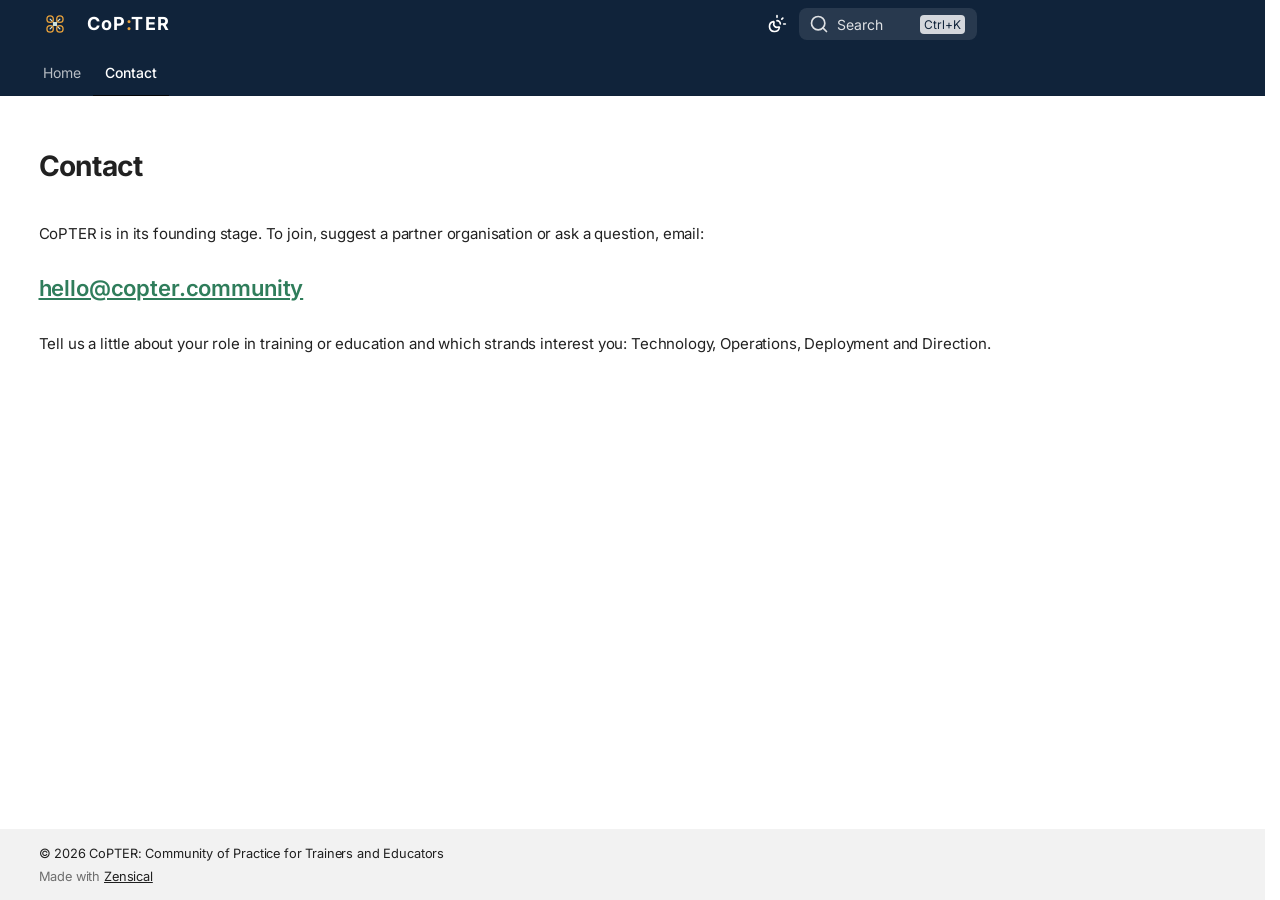
<file: contact/index.html>
<!doctype html>
<html lang="en" class="no-js">
  <head>
    
      <meta charset="utf-8">
      <meta name="viewport" content="width=device-width,initial-scale=1">
      
        <meta name="description" content="CoPTER: a community of practice for people who teach, train and develop with uncrewed aerial systems.">
      
      
      
        <link rel="canonical" href="https://copter.community/contact/">
      
      
        <link rel="prev" href="../members/">
      
      
      
        
      
      
      <link rel="icon" href="../assets/images/copter-mark.svg">
      <meta name="generator" content="zensical-0.0.68">
    
    
      
        <title>Contact - CoPTER</title>
      
    
    
      
        
      
      <link rel="stylesheet" href="../assets/stylesheets/modern/main.595f2bf5.min.css">
      
        
          
        
        <link rel="stylesheet" href="../assets/stylesheets/modern/palette.b27955a4.min.css">
      
      


    
    
      
    
    
      
    
    
      <link rel="stylesheet" href="../assets/stylesheets/copter.css">
    
    <script>__md_scope=new URL("..",location),__md_scope.pathname.endsWith("/")||(__md_scope=new URL(__md_scope.pathname+"/",location)),__md_hash=e=>[...e].reduce(((e,t)=>(e<<5)-e+t.charCodeAt(0)),0),__md_get=(e,t=localStorage,_=__md_scope)=>JSON.parse(t.getItem(_.pathname+"."+e)),__md_set=(e,t,_=localStorage,a=__md_scope)=>{try{_.setItem(a.pathname+"."+e,JSON.stringify(t))}catch(e){}},document.documentElement.setAttribute("data-platform",navigator.platform)</script>
    
      
  


  
  <script data-goatcounter="https://copter-community.goatcounter.com/count" async src="//gc.zgo.at/count.js"></script>

  
    <script>"undefined"!=typeof __md_analytics&&__md_analytics()</script>
  

    
    
  <link rel="preload" href="../assets/fonts/inter-latin-wght-normal.woff2" as="font" type="font/woff2" crossorigin>

  </head>
  
  
    
    
      
    
    
    
    
    <body dir="ltr" data-md-color-scheme="default" data-md-color-primary="indigo" data-md-color-accent="indigo">
  
    
    <input class="md-toggle" data-md-toggle="drawer" type="checkbox" id="__drawer" autocomplete="off">
    <input class="md-toggle" data-md-toggle="search" type="checkbox" id="__search" autocomplete="off">
    <label class="md-overlay" for="__drawer" aria-hidden="true"></label>
    <div data-md-component="skip">
      <a href="#__skip" class="md-skip">
        Skip to content
      </a>
    </div>
    <div data-md-component="announce">
      
    </div>
    
    
      

<header class="md-header" data-md-component="header">
  <nav class="md-header__inner md-grid" aria-label="Header">
    <a href="./.." title="CoPTER" class="md-header__button md-logo" aria-label="CoPTER" data-md-component="logo">
      
  <img src="../assets/images/copter-mark.svg" alt="CoPTER">

    </a>
    <label class="md-header__button md-icon" for="__drawer" aria-label="Navigation">
      
      <svg xmlns="http://www.w3.org/2000/svg" fill="none" stroke="currentColor" stroke-linecap="round" stroke-linejoin="round" stroke-width="2" class="lucide lucide-menu" viewBox="0 0 24 24"><path d="M4 5h16M4 12h16M4 19h16"/></svg>
    </label>
    <div class="md-header__title" data-md-component="header-title">
      <div class="md-header__ellipsis">
        <div class="md-header__topic">
          <span class="md-ellipsis"><a class="cp-header__home" href="./..">CoP<span class="cp-wm__colon" aria-hidden="true">:</span>TER</a>
          </span>
        </div>
        <div class="md-header__topic" data-md-component="header-topic">
          <span class="md-ellipsis">
            
              Contact
            
          </span>
        </div>
      </div>
    </div>
    
      
        <form class="md-header__option" data-md-component="palette">
  
    
    
    
    <input class="md-option" data-md-color-media="(prefers-color-scheme)" data-md-color-scheme="default" data-md-color-primary="indigo" data-md-color-accent="indigo"  aria-label="Switch to light mode"  type="radio" name="__palette" id="__palette_0">
    
      <label class="md-header__button md-icon" title="Switch to light mode" for="__palette_1" hidden>
        <svg xmlns="http://www.w3.org/2000/svg" fill="none" stroke="currentColor" stroke-linecap="round" stroke-linejoin="round" stroke-width="2" class="lucide lucide-sun-moon" viewBox="0 0 24 24"><path d="M12 2v2M14.837 16.385a6 6 0 1 1-7.223-7.222c.624-.147.97.66.715 1.248a4 4 0 0 0 5.26 5.259c.589-.255 1.396.09 1.248.715M16 12a4 4 0 0 0-4-4M19 5l-1.256 1.256M20 12h2"/></svg>
      </label>
    
  
    
    
    
    <input class="md-option" data-md-color-media="(prefers-color-scheme: light)" data-md-color-scheme="default" data-md-color-primary="custom" data-md-color-accent="custom"  aria-label="Switch to dark mode"  type="radio" name="__palette" id="__palette_1">
    
      <label class="md-header__button md-icon" title="Switch to dark mode" for="__palette_2" hidden>
        <svg xmlns="http://www.w3.org/2000/svg" fill="none" stroke="currentColor" stroke-linecap="round" stroke-linejoin="round" stroke-width="2" class="lucide lucide-sun" viewBox="0 0 24 24"><circle cx="12" cy="12" r="4"/><path d="M12 2v2M12 20v2M4.93 4.93l1.41 1.41M17.66 17.66l1.41 1.41M2 12h2M20 12h2M6.34 17.66l-1.41 1.41M19.07 4.93l-1.41 1.41"/></svg>
      </label>
    
  
    
    
    
    <input class="md-option" data-md-color-media="(prefers-color-scheme: dark)" data-md-color-scheme="slate" data-md-color-primary="custom" data-md-color-accent="custom"  aria-label="Switch to system preference"  type="radio" name="__palette" id="__palette_2">
    
      <label class="md-header__button md-icon" title="Switch to system preference" for="__palette_0" hidden>
        <svg xmlns="http://www.w3.org/2000/svg" fill="none" stroke="currentColor" stroke-linecap="round" stroke-linejoin="round" stroke-width="2" class="lucide lucide-moon" viewBox="0 0 24 24"><path d="M20.985 12.486a9 9 0 1 1-9.473-9.472c.405-.022.617.46.402.803a6 6 0 0 0 8.268 8.268c.344-.215.825-.004.803.401"/></svg>
      </label>
    
  
</form>
      
    
    
      <script>var palette=__md_get("__palette");if(palette&&palette.color){if("(prefers-color-scheme)"===palette.color.media){var media=matchMedia("(prefers-color-scheme: light)"),input=document.querySelector(media.matches?"[data-md-color-media='(prefers-color-scheme: light)']":"[data-md-color-media='(prefers-color-scheme: dark)']");palette.color.media=input.getAttribute("data-md-color-media"),palette.color.scheme=input.getAttribute("data-md-color-scheme"),palette.color.primary=input.getAttribute("data-md-color-primary"),palette.color.accent=input.getAttribute("data-md-color-accent")}for(var[key,value]of Object.entries(palette.color))document.body.setAttribute("data-md-color-"+key,value)}</script>
    
    
    
      
      
        <label class="md-header__button md-icon" for="__search" aria-label="Search">
          
          <svg xmlns="http://www.w3.org/2000/svg" fill="none" stroke="currentColor" stroke-linecap="round" stroke-linejoin="round" stroke-width="2" class="lucide lucide-search" viewBox="0 0 24 24"><path d="m21 21-4.34-4.34"/><circle cx="11" cy="11" r="8"/></svg>
        </label>
        <div class="md-search" data-md-component="search" role="dialog" aria-label="Search">
  <button type="button" class="md-search__button">
    Search
  </button>
</div>
      
    
    <div class="md-header__source">
      
    </div>
  </nav>
  
</header>
    
    <div class="md-container" data-md-component="container">
      
      
        
          
            

<nav class="md-tabs" aria-label="Tabs" data-md-component="tabs">
  <div class="md-grid">
    <ul class="md-tabs__list">
      
        
          <li class="md-tabs__item">
            <a href="./.." class="md-tabs__link">Home</a>
          </li>
        
          <li class="md-tabs__item md-tabs__item--active">
            <a href="././" class="md-tabs__link">Contact</a>
          </li>
        
      
    </ul>
  </div>
</nav>
          
        
      
      <main class="md-main" data-md-component="main">
        <div class="md-main__inner md-grid">
          
            
              
                
              
              <div class="md-sidebar md-sidebar--primary" data-md-component="sidebar" data-md-type="navigation" hidden>
                <div class="md-sidebar__scrollwrap">
                  <div class="md-sidebar__inner">
                    



  


<nav class="md-nav md-nav--primary md-nav--lifted" aria-label="Navigation" data-md-level="0">
  <label class="md-nav__title" for="__drawer">
    <a href="./.." title="CoPTER" class="md-nav__button md-logo" aria-label="CoPTER" data-md-component="logo">
      
  <img src="../assets/images/copter-mark.svg" alt="CoPTER">

    </a>
    CoPTER
  </label>
  
  <ul class="md-nav__list" data-md-scrollfix>
    
      
        <li class="md-nav__item">
          <a href="./.." class="md-nav__link">
            <span class="md-ellipsis">Home</span>
          </a>
        </li>
      
        <li class="md-nav__item md-nav__item--active">
          <a href="././" class="md-nav__link">
            <span class="md-ellipsis">Contact</span>
          </a>
        </li>
      
    
  </ul>
</nav>
                  </div>
                </div>
              </div>
            
            
              
                
              
              <div class="md-sidebar md-sidebar--secondary" data-md-component="sidebar" data-md-type="toc" hidden>
                <div class="md-sidebar__scrollwrap">
                  
                    
                    
                    
                      
                    
                    
                  
                  <div class="md-sidebar__inner">
                    


<nav class="md-nav md-nav--secondary" aria-label="On this page">
  
  
  
    
  
  
</nav>
                  </div>
                </div>
              </div>
            
          
          
            <div class="md-content" data-md-component="content">
              
              <article class="md-content__inner md-typeset">
                <a id="__skip" tabindex="-1"></a>
                
                  


<h1 id="contact">Contact</h1>
<p>CoPTER is in its founding stage. To join, suggest a partner organisation or
ask a question, email:</p>
<p class="cp-email"><a href="mailto:hello@copter.community">hello@copter.community</a></p>

<p>Tell us a little about your role in training or education and which strands
interest you: Technology, Operations, Deployment and Direction.</p>

  









  
  



  


  



                
              </article>
            </div>
          
          
<script>var target=document.getElementById(location.hash.slice(1));target&&target.name&&(target.checked=target.name.startsWith("__tabbed_"))</script>
        </div>
        
          <button type="button" class="md-top md-icon" data-md-component="top" hidden>
  
  <svg xmlns="http://www.w3.org/2000/svg" fill="none" stroke="currentColor" stroke-linecap="round" stroke-linejoin="round" stroke-width="2" class="lucide lucide-circle-arrow-up" viewBox="0 0 24 24"><circle cx="12" cy="12" r="10"/><path d="m16 12-4-4-4 4M12 16V8"/></svg>
  Back to top
</button>
        
      </main>
      
  <footer class="md-footer">
    <div class="md-footer-meta md-typeset">
      <div class="md-footer-meta__inner md-grid">
        <div class="md-copyright">
  
    <div class="md-copyright__highlight">
      © 2026 CoPTER: Community of Practice for Trainers and Educators
    </div>
  
  
    Made with
    <a href="https://zensical.org/" target="_blank" rel="noopener">
      Zensical
    </a>
  
</div>
      </div>
    </div>
  </footer>

    </div>
    <div class="md-dialog" data-md-component="dialog" role="status" aria-atomic="true">
      <div class="md-dialog__inner md-typeset"></div>
    </div>
    
    
    
      
      
      
      
        
        
      <script id="__config" type="application/json">{"annotate":null,"base":"..","features":["navigation.footer","navigation.tabs","navigation.top"],"redirect":null,"search":"../assets/javascripts/workers/search.7d14d953.min.js","tags":null,"translations":{"clipboard.copied":"Copied to clipboard","clipboard.copy":"Copy to clipboard","clipboard.error":"Could not copy to clipboard","search.result.more.one":"1 more on this page","search.result.more.other":"# more on this page","search.result.none":"No matching documents","search.result.one":"1 matching document","search.result.other":"# matching documents","search.result.placeholder":"Type to start searching","search.result.term.missing":"Missing","select.version":"Select version"},"version":null}</script>
    
    
      <script src="../assets/javascripts/bundle.3c842f4c.min.js"></script>
      
    
  </body>
</html>
</file>
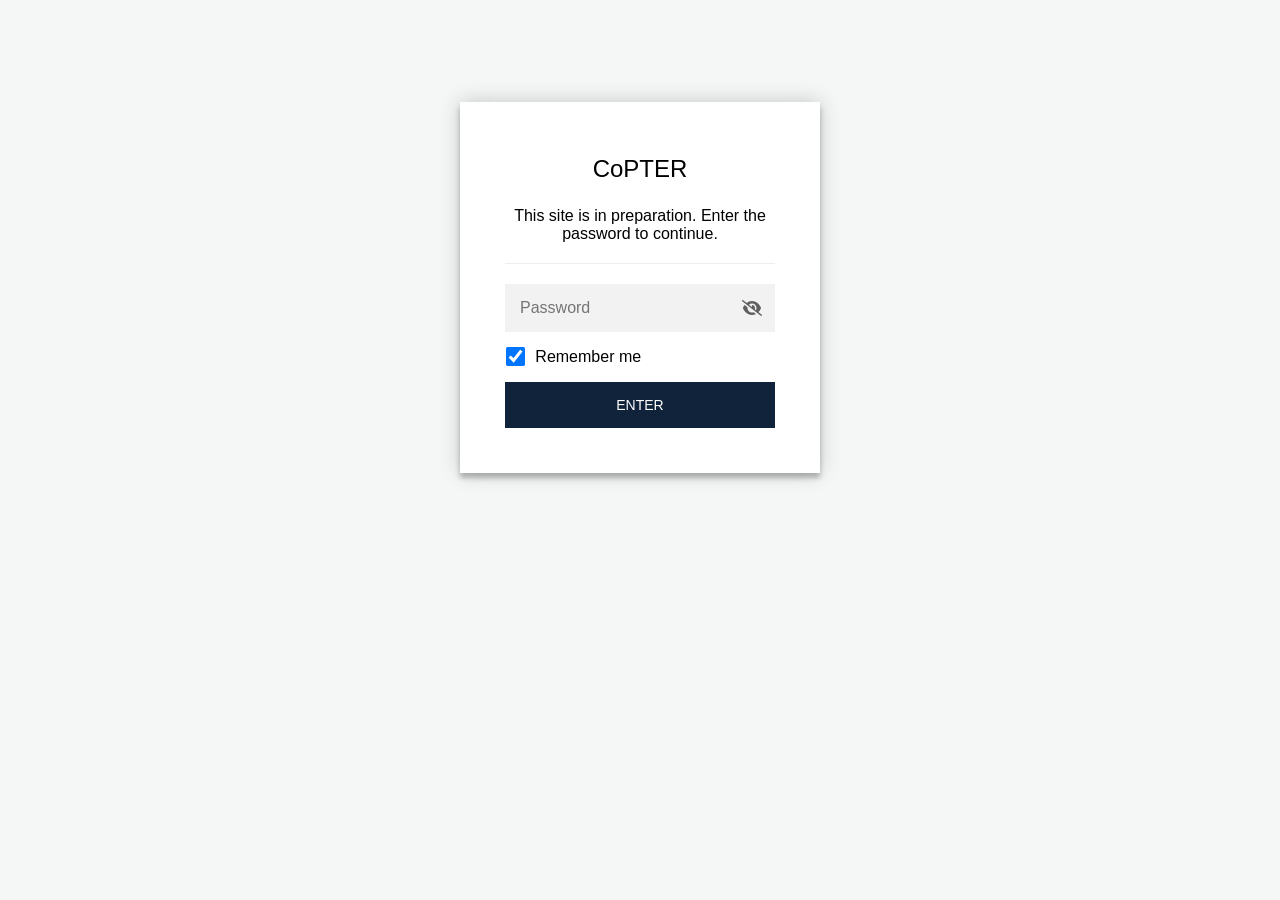
<file: get-involved/index.html>
<!DOCTYPE html>
<html class="staticrypt-html">
    <head>
        <meta charset="utf-8" />
        <title>CoPTER</title>
        <meta name="viewport" content="width=device-width, initial-scale=1" />

        <!-- do not cache this page -->
        <meta http-equiv="cache-control" content="max-age=0" />
        <meta http-equiv="cache-control" content="no-cache" />
        <meta http-equiv="expires" content="0" />
        <meta http-equiv="expires" content="Tue, 01 Jan 1980 1:00:00 GMT" />
        <meta http-equiv="pragma" content="no-cache" />

        <style>
            .staticrypt-hr {
                margin-top: 20px;
                margin-bottom: 20px;
                border: 0;
                border-top: 1px solid #eee;
            }

            .staticrypt-page {
                width: 360px;
                padding: 8% 0 0;
                margin: auto;
                box-sizing: border-box;
            }

            .staticrypt-form {
                position: relative;
                z-index: 1;
                background: #ffffff;
                max-width: 360px;
                margin: 0 auto 100px;
                padding: 45px;
                text-align: center;
                box-shadow: 0 0 20px 0 rgba(0, 0, 0, 0.2), 0 5px 5px 0 rgba(0, 0, 0, 0.24);
            }

            .staticrypt-form input[type="password"],
            input[type="text"] {
                background: inherit;
                border: 0;
                box-sizing: border-box; /* This ensures padding is included in the total width */
                font-size: 14px;
                outline: 0;
                padding: 15px 30px 15px 15px; /* Adjust the padding to ensure there is space for the icon */
                width: 100%;
            }

            .staticrypt-password-container {
                position: relative;
                outline: 0;
                background: #f2f2f2;
                width: 100%;
                border: 0;
                margin: 0 0 15px;
                box-sizing: border-box;
            }

            .staticrypt-toggle-password-visibility {
                cursor: pointer;
                height: 20px;
                opacity: 60%;
                padding: 13px;
                position: absolute;
                right: 0;
                top: 50%;
                transform: translateY(-50%);
                width: 20px;
            }

            .staticrypt-form .staticrypt-decrypt-button {
                text-transform: uppercase;
                outline: 0;
                background: #10233a;
                width: 100%;
                border: 0;
                padding: 15px;
                color: #ffffff;
                font-size: 14px;
                cursor: pointer;
            }

            .staticrypt-form .staticrypt-decrypt-button:hover,
            .staticrypt-form .staticrypt-decrypt-button:active,
            .staticrypt-form .staticrypt-decrypt-button:focus {
                background: #10233a;
                filter: brightness(92%);
            }

            .staticrypt-html {
                height: 100%;
            }

            .staticrypt-body {
                height: 100%;
                margin: 0;
            }

            .staticrypt-content {
                height: 100%;
                margin-bottom: 1em;
                background: #f4f7f6;
                font-family: "Arial", sans-serif;
                -webkit-font-smoothing: antialiased;
                -moz-osx-font-smoothing: grayscale;
            }

            .staticrypt-instructions {
                margin-top: -1em;
                margin-bottom: 1em;
            }

            .staticrypt-title {
                font-size: 1.5em;
            }

            label.staticrypt-remember {
                display: flex;
                align-items: center;
                margin-bottom: 1em;
            }

            .staticrypt-remember input[type="checkbox"] {
                transform: scale(1.5);
                margin-right: 1em;
            }

            .hidden {
                display: none !important;
            }

            .staticrypt-spinner-container {
                height: 100%;
                display: flex;
                align-items: center;
                justify-content: center;
            }

            .staticrypt-spinner {
                display: inline-block;
                width: 2rem;
                height: 2rem;
                vertical-align: text-bottom;
                border: 0.25em solid gray;
                border-right-color: transparent;
                border-radius: 50%;
                -webkit-animation: spinner-border 0.75s linear infinite;
                animation: spinner-border 0.75s linear infinite;
                animation-duration: 0.75s;
                animation-timing-function: linear;
                animation-delay: 0s;
                animation-iteration-count: infinite;
                animation-direction: normal;
                animation-fill-mode: none;
                animation-play-state: running;
                animation-name: spinner-border;
            }

            @keyframes spinner-border {
                100% {
                    transform: rotate(360deg);
                }
            }

            @media screen and (-webkit-min-device-pixel-ratio: 0) {
                .staticrypt-form input[type="password"],
                input[type="text"] {
                    font-size: 16px;
                }
            }
        </style>
    </head>

    <body class="staticrypt-body">
        <div id="staticrypt_loading" class="staticrypt-spinner-container">
            <div class="staticrypt-spinner"></div>
        </div>

        <div id="staticrypt_content" class="staticrypt-content hidden">
            <div class="staticrypt-page">
                <div class="staticrypt-form">
                    <div class="staticrypt-instructions">
                        <p class="staticrypt-title">CoPTER</p>
                        <p>This site is in preparation. Enter the password to continue.</p>
                    </div>

                    <hr class="staticrypt-hr" />

                    <form id="staticrypt-form" action="#" method="post">
                        <div class="staticrypt-password-container">
                            <input
                                id="staticrypt-password"
                                type="password"
                                name="password"
                                placeholder="Password"
                                autofocus
                            />

                            <img
                                class="staticrypt-toggle-password-visibility"
                                alt="Show password"
                                title="Show password"
                                src="[data-uri]"
                            />
                        </div>

                        <label id="staticrypt-remember-label" class="staticrypt-remember hidden">
                            <input id="staticrypt-remember" type="checkbox" name="remember" checked />
                            Remember me
                        </label>

                        <input type="submit" class="staticrypt-decrypt-button" value="Enter" />
                    </form>
                </div>
            </div>
        </div>

        <script>
            // these variables will be filled when generating the file - the template format is 'variable_name'
            const staticryptInitiator = ((function(){
  const exports = {};
  const cryptoEngine = ((function(){
  const exports = {};
  const { subtle } = crypto;

const IV_BITS = 16 * 8;
const HEX_BITS = 4;
const ENCRYPTION_ALGO = "AES-CBC";

/**
 * Translates between utf8 encoded hexadecimal strings
 * and Uint8Array bytes.
 */
const HexEncoder = {
    /**
     * hex string -> bytes
     * @param {string} hexString
     * @returns {Uint8Array}
     */
    parse: function (hexString) {
        if (hexString.length % 2 !== 0) throw "Invalid hexString";
        const arrayBuffer = new Uint8Array(hexString.length / 2);

        for (let i = 0; i < hexString.length; i += 2) {
            const byteValue = parseInt(hexString.substring(i, i + 2), 16);
            if (isNaN(byteValue)) {
                throw "Invalid hexString";
            }
            arrayBuffer[i / 2] = byteValue;
        }
        return arrayBuffer;
    },

    /**
     * bytes -> hex string
     * @param {Uint8Array} bytes
     * @returns {string}
     */
    stringify: function (bytes) {
        const hexBytes = [];

        for (let i = 0; i < bytes.length; ++i) {
            let byteString = bytes[i].toString(16);
            if (byteString.length < 2) {
                byteString = "0" + byteString;
            }
            hexBytes.push(byteString);
        }
        return hexBytes.join("");
    },
};

/**
 * Translates between utf8 strings and Uint8Array bytes.
 */
const UTF8Encoder = {
    parse: function (str) {
        return new TextEncoder().encode(str);
    },

    stringify: function (bytes) {
        return new TextDecoder().decode(bytes);
    },
};

/**
 * Salt and encrypt a msg with a password.
 */
async function encrypt(msg, hashedPassword) {
    // Must be 16 bytes, unpredictable, and preferably cryptographically random. However, it need not be secret.
    // https://developer.mozilla.org/en-US/docs/Web/API/SubtleCrypto/encrypt#parameters
    const iv = crypto.getRandomValues(new Uint8Array(IV_BITS / 8));

    const key = await subtle.importKey("raw", HexEncoder.parse(hashedPassword), ENCRYPTION_ALGO, false, ["encrypt"]);

    const encrypted = await subtle.encrypt(
        {
            name: ENCRYPTION_ALGO,
            iv: iv,
        },
        key,
        UTF8Encoder.parse(msg)
    );

    // iv will be 32 hex characters, we prepend it to the ciphertext for use in decryption
    return HexEncoder.stringify(iv) + HexEncoder.stringify(new Uint8Array(encrypted));
}
exports.encrypt = encrypt;

/**
 * Decrypt a salted msg using a password.
 *
 * @param {string} encryptedMsg
 * @param {string} hashedPassword
 * @returns {Promise<string>}
 */
async function decrypt(encryptedMsg, hashedPassword) {
    const ivLength = IV_BITS / HEX_BITS;
    const iv = HexEncoder.parse(encryptedMsg.substring(0, ivLength));
    const encrypted = encryptedMsg.substring(ivLength);

    const key = await subtle.importKey("raw", HexEncoder.parse(hashedPassword), ENCRYPTION_ALGO, false, ["decrypt"]);

    const outBuffer = await subtle.decrypt(
        {
            name: ENCRYPTION_ALGO,
            iv: iv,
        },
        key,
        HexEncoder.parse(encrypted)
    );

    return UTF8Encoder.stringify(new Uint8Array(outBuffer));
}
exports.decrypt = decrypt;

/**
 * Salt and hash the password so it can be stored in localStorage without opening a password reuse vulnerability.
 *
 * @param {string} password
 * @param {string} salt
 * @returns {Promise<string>}
 */
async function hashPassword(password, salt) {
    // we hash the password in multiple steps, each adding more iterations. This is because we used to allow less
    // iterations, so for backward compatibility reasons, we need to support going from that to more iterations.
    let hashedPassword = await hashLegacyRound(password, salt);

    hashedPassword = await hashSecondRound(hashedPassword, salt);

    return hashThirdRound(hashedPassword, salt);
}
exports.hashPassword = hashPassword;

/**
 * This hashes the password with 1k iterations. This is a low number, we need this function to support backwards
 * compatibility.
 *
 * @param {string} password
 * @param {string} salt
 * @returns {Promise<string>}
 */
function hashLegacyRound(password, salt) {
    return pbkdf2(password, salt, 1000, "SHA-1");
}
exports.hashLegacyRound = hashLegacyRound;

/**
 * Add a second round of iterations. This is because we used to use 1k, so for backwards compatibility with
 * remember-me/autodecrypt links, we need to support going from that to more iterations.
 *
 * @param hashedPassword
 * @param salt
 * @returns {Promise<string>}
 */
function hashSecondRound(hashedPassword, salt) {
    return pbkdf2(hashedPassword, salt, 14000, "SHA-256");
}
exports.hashSecondRound = hashSecondRound;

/**
 * Add a third round of iterations to bring total number to 600k. This is because we used to use 1k, then 15k, so for
 * backwards compatibility with remember-me/autodecrypt links, we need to support going from that to more iterations.
 *
 * @param hashedPassword
 * @param salt
 * @returns {Promise<string>}
 */
function hashThirdRound(hashedPassword, salt) {
    return pbkdf2(hashedPassword, salt, 585000, "SHA-256");
}
exports.hashThirdRound = hashThirdRound;

/**
 * Salt and hash the password so it can be stored in localStorage without opening a password reuse vulnerability.
 *
 * @param {string} password
 * @param {string} salt
 * @param {int} iterations
 * @param {string} hashAlgorithm
 * @returns {Promise<string>}
 */
async function pbkdf2(password, salt, iterations, hashAlgorithm) {
    const key = await subtle.importKey("raw", UTF8Encoder.parse(password), "PBKDF2", false, ["deriveBits"]);

    const keyBytes = await subtle.deriveBits(
        {
            name: "PBKDF2",
            hash: hashAlgorithm,
            iterations,
            salt: UTF8Encoder.parse(salt),
        },
        key,
        256
    );

    return HexEncoder.stringify(new Uint8Array(keyBytes));
}

function generateRandomSalt() {
    const bytes = crypto.getRandomValues(new Uint8Array(128 / 8));

    return HexEncoder.stringify(new Uint8Array(bytes));
}
exports.generateRandomSalt = generateRandomSalt;

async function signMessage(hashedPassword, message) {
    const key = await subtle.importKey(
        "raw",
        HexEncoder.parse(hashedPassword),
        {
            name: "HMAC",
            hash: "SHA-256",
        },
        false,
        ["sign"]
    );
    const signature = await subtle.sign("HMAC", key, UTF8Encoder.parse(message));

    return HexEncoder.stringify(new Uint8Array(signature));
}
exports.signMessage = signMessage;

function getRandomAlphanum() {
    const possibleCharacters = "abcdefghijklmnopqrstuvwxyzABCDEFGHIJKLMNOPQRSTUVWXYZ0123456789";

    let byteArray;
    let parsedInt;

    // Keep generating new random bytes until we get a value that falls
    // within a range that can be evenly divided by possibleCharacters.length
    do {
        byteArray = crypto.getRandomValues(new Uint8Array(1));
        // extract the lowest byte to get an int from 0 to 255 (probably unnecessary, since we're only generating 1 byte)
        parsedInt = byteArray[0] & 0xff;
    } while (parsedInt >= 256 - (256 % possibleCharacters.length));

    // Take the modulo of the parsed integer to get a random number between 0 and totalLength - 1
    const randomIndex = parsedInt % possibleCharacters.length;

    return possibleCharacters[randomIndex];
}

/**
 * Generate a random string of a given length.
 *
 * @param {int} length
 * @returns {string}
 */
function generateRandomString(length) {
    let randomString = "";

    for (let i = 0; i < length; i++) {
        randomString += getRandomAlphanum();
    }

    return randomString;
}
exports.generateRandomString = generateRandomString;

  return exports;
})());
const codec = ((function(){
  const exports = {};
  /**
 * Initialize the codec with the provided cryptoEngine - this return functions to encode and decode messages.
 *
 * @param cryptoEngine - the engine to use for encryption / decryption
 */
function init(cryptoEngine) {
    const exports = {};

    /**
     * Top-level function for encoding a message.
     * Includes password hashing, encryption, and signing.
     *
     * @param {string} msg
     * @param {string} password
     * @param {string} salt
     *
     * @returns {string} The encoded text
     */
    async function encode(msg, password, salt) {
        const hashedPassword = await cryptoEngine.hashPassword(password, salt);

        const encrypted = await cryptoEngine.encrypt(msg, hashedPassword);

        // we use the hashed password in the HMAC because this is effectively what will be used a password (so we can store
        // it in localStorage safely, we don't use the clear text password)
        const hmac = await cryptoEngine.signMessage(hashedPassword, encrypted);

        return hmac + encrypted;
    }
    exports.encode = encode;

    /**
     * Encode using a password that has already been hashed. This is useful to encode multiple messages in a row, that way
     * we don't need to hash the password multiple times.
     *
     * @param {string} msg
     * @param {string} hashedPassword
     *
     * @returns {string} The encoded text
     */
    async function encodeWithHashedPassword(msg, hashedPassword) {
        const encrypted = await cryptoEngine.encrypt(msg, hashedPassword);

        // we use the hashed password in the HMAC because this is effectively what will be used a password (so we can store
        // it in localStorage safely, we don't use the clear text password)
        const hmac = await cryptoEngine.signMessage(hashedPassword, encrypted);

        return hmac + encrypted;
    }
    exports.encodeWithHashedPassword = encodeWithHashedPassword;

    /**
     * Top-level function for decoding a message.
     * Includes signature check and decryption.
     *
     * @param {string} signedMsg
     * @param {string} hashedPassword
     * @param {string} salt
     * @param {int} backwardCompatibleAttempt
     * @param {string} originalPassword
     *
     * @returns {Object} {success: true, decoded: string} | {success: false, message: string}
     */
    async function decode(signedMsg, hashedPassword, salt, backwardCompatibleAttempt = 0, originalPassword = "") {
        const encryptedHMAC = signedMsg.substring(0, 64);
        const encryptedMsg = signedMsg.substring(64);
        const decryptedHMAC = await cryptoEngine.signMessage(hashedPassword, encryptedMsg);

        if (decryptedHMAC !== encryptedHMAC) {
            // we have been raising the number of iterations in the hashing algorithm multiple times, so to support the old
            // remember-me/autodecrypt links we need to try bringing the old hashes up to speed.
            originalPassword = originalPassword || hashedPassword;
            if (backwardCompatibleAttempt === 0) {
                const updatedHashedPassword = await cryptoEngine.hashThirdRound(originalPassword, salt);

                return decode(signedMsg, updatedHashedPassword, salt, backwardCompatibleAttempt + 1, originalPassword);
            }
            if (backwardCompatibleAttempt === 1) {
                let updatedHashedPassword = await cryptoEngine.hashSecondRound(originalPassword, salt);
                updatedHashedPassword = await cryptoEngine.hashThirdRound(updatedHashedPassword, salt);

                return decode(signedMsg, updatedHashedPassword, salt, backwardCompatibleAttempt + 1, originalPassword);
            }

            return { success: false, message: "Signature mismatch" };
        }

        return {
            success: true,
            decoded: await cryptoEngine.decrypt(encryptedMsg, hashedPassword),
        };
    }
    exports.decode = decode;

    return exports;
}
exports.init = init;

  return exports;
})());
const decode = codec.init(cryptoEngine).decode;

/**
 * Initialize the staticrypt module, that exposes functions callbable by the password_template.
 *
 * @param {{
 *  staticryptEncryptedMsgUniqueVariableName: string,
 *  isRememberEnabled: boolean,
 *  rememberDurationInDays: number,
 *  staticryptSaltUniqueVariableName: string,
 * }} staticryptConfig - object of data that is stored on the password_template at encryption time.
 *
 * @param {{
 *  rememberExpirationKey: string,
 *  rememberPassphraseKey: string,
 *  replaceHtmlCallback: function,
 *  clearLocalStorageCallback: function,
 * }} templateConfig - object of data that can be configured by a custom password_template.
 */
function init(staticryptConfig, templateConfig) {
    const exports = {};

    /**
     * Decrypt our encrypted page, replace the whole HTML.
     *
     * @param {string} hashedPassword
     * @returns {Promise<boolean>}
     */
    async function decryptAndReplaceHtml(hashedPassword) {
        const { staticryptEncryptedMsgUniqueVariableName, staticryptSaltUniqueVariableName } = staticryptConfig;
        const { replaceHtmlCallback } = templateConfig;

        const result = await decode(
            staticryptEncryptedMsgUniqueVariableName,
            hashedPassword,
            staticryptSaltUniqueVariableName
        );
        if (!result.success) {
            return false;
        }
        const plainHTML = result.decoded;

        // if the user configured a callback call it, otherwise just replace the whole HTML
        if (typeof replaceHtmlCallback === "function") {
            replaceHtmlCallback(plainHTML);
        } else {
            document.write(plainHTML);
            document.close();
        }

        return true;
    }

    /**
     * Attempt to decrypt the page and replace the whole HTML.
     *
     * @param {string} password
     * @param {boolean} isRememberChecked
     *
     * @returns {Promise<{isSuccessful: boolean, hashedPassword?: string}>} - we return an object, so that if we want to
     *   expose more information in the future we can do it without breaking the password_template
     */
    async function handleDecryptionOfPage(password, isRememberChecked) {
        const { staticryptSaltUniqueVariableName } = staticryptConfig;

        // decrypt and replace the whole page
        const hashedPassword = await cryptoEngine.hashPassword(password, staticryptSaltUniqueVariableName);
        return handleDecryptionOfPageFromHash(hashedPassword, isRememberChecked);
    }
    exports.handleDecryptionOfPage = handleDecryptionOfPage;

    async function handleDecryptionOfPageFromHash(hashedPassword, isRememberChecked) {
        const { isRememberEnabled, rememberDurationInDays } = staticryptConfig;
        const { rememberExpirationKey, rememberPassphraseKey } = templateConfig;

        const isDecryptionSuccessful = await decryptAndReplaceHtml(hashedPassword);

        if (!isDecryptionSuccessful) {
            return {
                isSuccessful: false,
                hashedPassword,
            };
        }

        // remember the hashedPassword and set its expiration if necessary
        if (isRememberEnabled && isRememberChecked) {
            window.localStorage.setItem(rememberPassphraseKey, hashedPassword);

            // set the expiration if the duration isn't 0 (meaning no expiration)
            if (rememberDurationInDays > 0) {
                window.localStorage.setItem(
                    rememberExpirationKey,
                    (new Date().getTime() + rememberDurationInDays * 24 * 60 * 60 * 1000).toString()
                );
            }
        }

        return {
            isSuccessful: true,
            hashedPassword,
        };
    }
    exports.handleDecryptionOfPageFromHash = handleDecryptionOfPageFromHash;

    /**
     * Clear localstorage from staticrypt related values
     */
    function clearLocalStorage() {
        const { clearLocalStorageCallback, rememberExpirationKey, rememberPassphraseKey } = templateConfig;

        if (typeof clearLocalStorageCallback === "function") {
            clearLocalStorageCallback();
        } else {
            localStorage.removeItem(rememberPassphraseKey);
            localStorage.removeItem(rememberExpirationKey);
        }
    }

    async function handleDecryptOnLoad() {
        let isSuccessful = await decryptOnLoadFromUrl();

        if (!isSuccessful) {
            isSuccessful = await decryptOnLoadFromRememberMe();
        }

        return { isSuccessful };
    }
    exports.handleDecryptOnLoad = handleDecryptOnLoad;

    /**
     * Clear storage if we are logging out
     *
     * @returns {boolean} - whether we logged out
     */
    function logoutIfNeeded() {
        const logoutKey = "staticrypt_logout";

        // handle logout through query param
        const queryParams = new URLSearchParams(window.location.search);
        if (queryParams.has(logoutKey)) {
            clearLocalStorage();
            return true;
        }

        // handle logout through URL fragment
        const hash = window.location.hash.substring(1);
        if (hash.includes(logoutKey)) {
            clearLocalStorage();
            return true;
        }

        return false;
    }

    /**
     * To be called on load: check if we want to try to decrypt and replace the HTML with the decrypted content, and
     * try to do it if needed.
     *
     * @returns {Promise<boolean>} true if we derypted and replaced the whole page, false otherwise
     */
    async function decryptOnLoadFromRememberMe() {
        const { rememberDurationInDays } = staticryptConfig;
        const { rememberExpirationKey, rememberPassphraseKey } = templateConfig;

        // if we are login out, terminate
        if (logoutIfNeeded()) {
            return false;
        }

        // if there is expiration configured, check if we're not beyond the expiration
        if (rememberDurationInDays && rememberDurationInDays > 0) {
            const expiration = localStorage.getItem(rememberExpirationKey),
                isExpired = expiration && new Date().getTime() > parseInt(expiration);

            if (isExpired) {
                clearLocalStorage();
                return false;
            }
        }

        const hashedPassword = localStorage.getItem(rememberPassphraseKey);

        if (hashedPassword) {
            // try to decrypt
            const isDecryptionSuccessful = await decryptAndReplaceHtml(hashedPassword);

            // if the decryption is unsuccessful the password might be wrong - silently clear the saved data and let
            // the user fill the password form again
            if (!isDecryptionSuccessful) {
                clearLocalStorage();
                return false;
            }

            return true;
        }

        return false;
    }

    async function decryptOnLoadFromUrl() {
        const passwordKey = "staticrypt_pwd";
        const rememberMeKey = "remember_me";

        // try to get the password from the query param (for backward compatibility - we now want to avoid this method,
        // since it sends the hashed password to the server which isn't needed)
        const queryParams = new URLSearchParams(window.location.search);
        const hashedPasswordQuery = queryParams.get(passwordKey);
        const rememberMeQuery = queryParams.get(rememberMeKey);

        const urlFragment = window.location.hash.substring(1);
        // get the password from the url fragment
        const hashedPasswordRegexMatch = urlFragment.match(new RegExp(passwordKey + "=([^&]*)"));
        const hashedPasswordFragment = hashedPasswordRegexMatch ? hashedPasswordRegexMatch[1] : null;
        const rememberMeFragment = urlFragment.includes(rememberMeKey);

        const hashedPassword = hashedPasswordFragment || hashedPasswordQuery;
        const rememberMe = rememberMeFragment || rememberMeQuery;

        if (hashedPassword) {
            return handleDecryptionOfPageFromHash(hashedPassword, rememberMe);
        }

        return false;
    }

    return exports;
}
exports.init = init;

  return exports;
})());
            const templateError = "Bad password!",
                templateToggleAltShow = "Show password",
                templateToggleAltHide = "Hide password",
                isRememberEnabled = true,
                staticryptConfig = {"staticryptEncryptedMsgUniqueVariableName":"[base64]","isRememberEnabled":true,"rememberDurationInDays":30,"staticryptSaltUniqueVariableName":"5c9e1f0a7b3d42e8a6c1d0f9b2e47a35"};

            // you can edit these values to customize some of the behavior of StatiCrypt
            const templateConfig = {
                rememberExpirationKey: "staticrypt_expiration",
                rememberPassphraseKey: "staticrypt_passphrase",
                replaceHtmlCallback: null,
                clearLocalStorageCallback: null,
            };

            // init the staticrypt engine
            const staticrypt = staticryptInitiator.init(staticryptConfig, templateConfig);

            // try to automatically decrypt on load if there is a saved password
            window.onload = async function () {
                const { isSuccessful } = await staticrypt.handleDecryptOnLoad();

                // if we didn't decrypt anything on load, show the password prompt. Otherwise the content has already been
                // replaced, no need to do anything
                if (!isSuccessful) {
                    // hide loading screen
                    document.getElementById("staticrypt_loading").classList.add("hidden");
                    document.getElementById("staticrypt_content").classList.remove("hidden");
                    document.getElementById("staticrypt-password").focus();

                    // show the remember me checkbox
                    if (isRememberEnabled) {
                        document.getElementById("staticrypt-remember-label").classList.remove("hidden");
                    }
                }
            };

            // toggle password visibility
            const toggleIcon = document.querySelector(".staticrypt-toggle-password-visibility");
            // these two icons are coming from FontAwesome
            const imgSrcEyeClosed =
                "[data-uri]";
            const imgSrcEyeOpened =
                "[data-uri]";
            toggleIcon.addEventListener("click", function () {
                const passwordInput = document.getElementById("staticrypt-password");
                if (passwordInput.type === "password") {
                    passwordInput.type = "text";
                    toggleIcon.src = imgSrcEyeOpened;
                    toggleIcon.alt = templateToggleAltHide;
                    toggleIcon.title = templateToggleAltHide;
                } else {
                    passwordInput.type = "password";
                    toggleIcon.src = imgSrcEyeClosed;
                    toggleIcon.alt = templateToggleAltShow;
                    toggleIcon.title = templateToggleAltShow;
                }
            });

            // handle password form submission
            document.getElementById("staticrypt-form").addEventListener("submit", async function (e) {
                e.preventDefault();

                const password = document.getElementById("staticrypt-password").value,
                    isRememberChecked = document.getElementById("staticrypt-remember").checked;

                const { isSuccessful } = await staticrypt.handleDecryptionOfPage(password, isRememberChecked);

                if (!isSuccessful) {
                    alert(templateError);
                }
            });
        </script>
    </body>
</html>
</file>
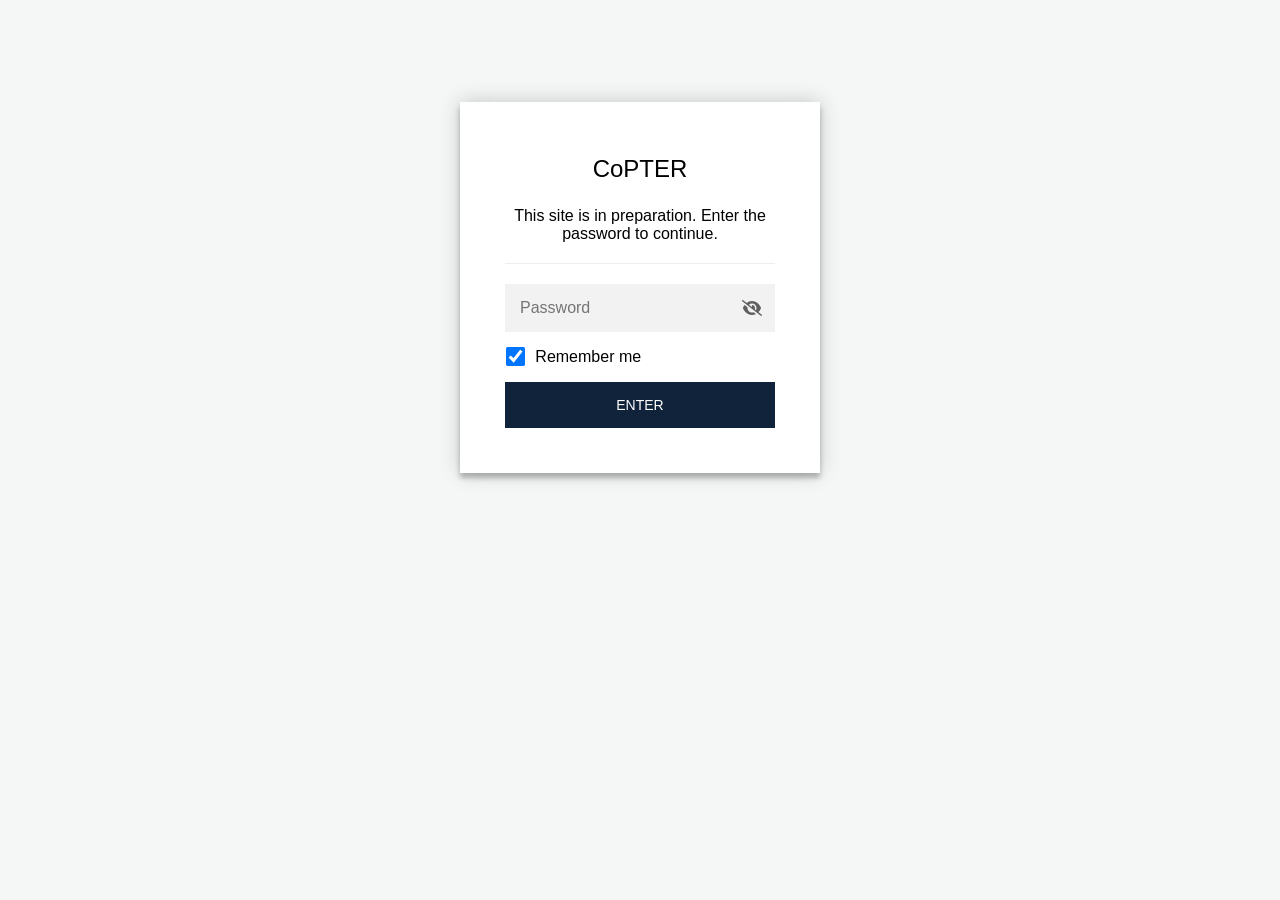
<file: home/index.html>
<!DOCTYPE html>
<html class="staticrypt-html">
    <head>
        <meta charset="utf-8" />
        <title>CoPTER</title>
        <meta name="viewport" content="width=device-width, initial-scale=1" />

        <!-- do not cache this page -->
        <meta http-equiv="cache-control" content="max-age=0" />
        <meta http-equiv="cache-control" content="no-cache" />
        <meta http-equiv="expires" content="0" />
        <meta http-equiv="expires" content="Tue, 01 Jan 1980 1:00:00 GMT" />
        <meta http-equiv="pragma" content="no-cache" />

        <style>
            .staticrypt-hr {
                margin-top: 20px;
                margin-bottom: 20px;
                border: 0;
                border-top: 1px solid #eee;
            }

            .staticrypt-page {
                width: 360px;
                padding: 8% 0 0;
                margin: auto;
                box-sizing: border-box;
            }

            .staticrypt-form {
                position: relative;
                z-index: 1;
                background: #ffffff;
                max-width: 360px;
                margin: 0 auto 100px;
                padding: 45px;
                text-align: center;
                box-shadow: 0 0 20px 0 rgba(0, 0, 0, 0.2), 0 5px 5px 0 rgba(0, 0, 0, 0.24);
            }

            .staticrypt-form input[type="password"],
            input[type="text"] {
                background: inherit;
                border: 0;
                box-sizing: border-box; /* This ensures padding is included in the total width */
                font-size: 14px;
                outline: 0;
                padding: 15px 30px 15px 15px; /* Adjust the padding to ensure there is space for the icon */
                width: 100%;
            }

            .staticrypt-password-container {
                position: relative;
                outline: 0;
                background: #f2f2f2;
                width: 100%;
                border: 0;
                margin: 0 0 15px;
                box-sizing: border-box;
            }

            .staticrypt-toggle-password-visibility {
                cursor: pointer;
                height: 20px;
                opacity: 60%;
                padding: 13px;
                position: absolute;
                right: 0;
                top: 50%;
                transform: translateY(-50%);
                width: 20px;
            }

            .staticrypt-form .staticrypt-decrypt-button {
                text-transform: uppercase;
                outline: 0;
                background: #10233a;
                width: 100%;
                border: 0;
                padding: 15px;
                color: #ffffff;
                font-size: 14px;
                cursor: pointer;
            }

            .staticrypt-form .staticrypt-decrypt-button:hover,
            .staticrypt-form .staticrypt-decrypt-button:active,
            .staticrypt-form .staticrypt-decrypt-button:focus {
                background: #10233a;
                filter: brightness(92%);
            }

            .staticrypt-html {
                height: 100%;
            }

            .staticrypt-body {
                height: 100%;
                margin: 0;
            }

            .staticrypt-content {
                height: 100%;
                margin-bottom: 1em;
                background: #f4f7f6;
                font-family: "Arial", sans-serif;
                -webkit-font-smoothing: antialiased;
                -moz-osx-font-smoothing: grayscale;
            }

            .staticrypt-instructions {
                margin-top: -1em;
                margin-bottom: 1em;
            }

            .staticrypt-title {
                font-size: 1.5em;
            }

            label.staticrypt-remember {
                display: flex;
                align-items: center;
                margin-bottom: 1em;
            }

            .staticrypt-remember input[type="checkbox"] {
                transform: scale(1.5);
                margin-right: 1em;
            }

            .hidden {
                display: none !important;
            }

            .staticrypt-spinner-container {
                height: 100%;
                display: flex;
                align-items: center;
                justify-content: center;
            }

            .staticrypt-spinner {
                display: inline-block;
                width: 2rem;
                height: 2rem;
                vertical-align: text-bottom;
                border: 0.25em solid gray;
                border-right-color: transparent;
                border-radius: 50%;
                -webkit-animation: spinner-border 0.75s linear infinite;
                animation: spinner-border 0.75s linear infinite;
                animation-duration: 0.75s;
                animation-timing-function: linear;
                animation-delay: 0s;
                animation-iteration-count: infinite;
                animation-direction: normal;
                animation-fill-mode: none;
                animation-play-state: running;
                animation-name: spinner-border;
            }

            @keyframes spinner-border {
                100% {
                    transform: rotate(360deg);
                }
            }

            @media screen and (-webkit-min-device-pixel-ratio: 0) {
                .staticrypt-form input[type="password"],
                input[type="text"] {
                    font-size: 16px;
                }
            }
        </style>
    </head>

    <body class="staticrypt-body">
        <div id="staticrypt_loading" class="staticrypt-spinner-container">
            <div class="staticrypt-spinner"></div>
        </div>

        <div id="staticrypt_content" class="staticrypt-content hidden">
            <div class="staticrypt-page">
                <div class="staticrypt-form">
                    <div class="staticrypt-instructions">
                        <p class="staticrypt-title">CoPTER</p>
                        <p>This site is in preparation. Enter the password to continue.</p>
                    </div>

                    <hr class="staticrypt-hr" />

                    <form id="staticrypt-form" action="#" method="post">
                        <div class="staticrypt-password-container">
                            <input
                                id="staticrypt-password"
                                type="password"
                                name="password"
                                placeholder="Password"
                                autofocus
                            />

                            <img
                                class="staticrypt-toggle-password-visibility"
                                alt="Show password"
                                title="Show password"
                                src="[data-uri]"
                            />
                        </div>

                        <label id="staticrypt-remember-label" class="staticrypt-remember hidden">
                            <input id="staticrypt-remember" type="checkbox" name="remember" checked />
                            Remember me
                        </label>

                        <input type="submit" class="staticrypt-decrypt-button" value="Enter" />
                    </form>
                </div>
            </div>
        </div>

        <script>
            // these variables will be filled when generating the file - the template format is 'variable_name'
            const staticryptInitiator = ((function(){
  const exports = {};
  const cryptoEngine = ((function(){
  const exports = {};
  const { subtle } = crypto;

const IV_BITS = 16 * 8;
const HEX_BITS = 4;
const ENCRYPTION_ALGO = "AES-CBC";

/**
 * Translates between utf8 encoded hexadecimal strings
 * and Uint8Array bytes.
 */
const HexEncoder = {
    /**
     * hex string -> bytes
     * @param {string} hexString
     * @returns {Uint8Array}
     */
    parse: function (hexString) {
        if (hexString.length % 2 !== 0) throw "Invalid hexString";
        const arrayBuffer = new Uint8Array(hexString.length / 2);

        for (let i = 0; i < hexString.length; i += 2) {
            const byteValue = parseInt(hexString.substring(i, i + 2), 16);
            if (isNaN(byteValue)) {
                throw "Invalid hexString";
            }
            arrayBuffer[i / 2] = byteValue;
        }
        return arrayBuffer;
    },

    /**
     * bytes -> hex string
     * @param {Uint8Array} bytes
     * @returns {string}
     */
    stringify: function (bytes) {
        const hexBytes = [];

        for (let i = 0; i < bytes.length; ++i) {
            let byteString = bytes[i].toString(16);
            if (byteString.length < 2) {
                byteString = "0" + byteString;
            }
            hexBytes.push(byteString);
        }
        return hexBytes.join("");
    },
};

/**
 * Translates between utf8 strings and Uint8Array bytes.
 */
const UTF8Encoder = {
    parse: function (str) {
        return new TextEncoder().encode(str);
    },

    stringify: function (bytes) {
        return new TextDecoder().decode(bytes);
    },
};

/**
 * Salt and encrypt a msg with a password.
 */
async function encrypt(msg, hashedPassword) {
    // Must be 16 bytes, unpredictable, and preferably cryptographically random. However, it need not be secret.
    // https://developer.mozilla.org/en-US/docs/Web/API/SubtleCrypto/encrypt#parameters
    const iv = crypto.getRandomValues(new Uint8Array(IV_BITS / 8));

    const key = await subtle.importKey("raw", HexEncoder.parse(hashedPassword), ENCRYPTION_ALGO, false, ["encrypt"]);

    const encrypted = await subtle.encrypt(
        {
            name: ENCRYPTION_ALGO,
            iv: iv,
        },
        key,
        UTF8Encoder.parse(msg)
    );

    // iv will be 32 hex characters, we prepend it to the ciphertext for use in decryption
    return HexEncoder.stringify(iv) + HexEncoder.stringify(new Uint8Array(encrypted));
}
exports.encrypt = encrypt;

/**
 * Decrypt a salted msg using a password.
 *
 * @param {string} encryptedMsg
 * @param {string} hashedPassword
 * @returns {Promise<string>}
 */
async function decrypt(encryptedMsg, hashedPassword) {
    const ivLength = IV_BITS / HEX_BITS;
    const iv = HexEncoder.parse(encryptedMsg.substring(0, ivLength));
    const encrypted = encryptedMsg.substring(ivLength);

    const key = await subtle.importKey("raw", HexEncoder.parse(hashedPassword), ENCRYPTION_ALGO, false, ["decrypt"]);

    const outBuffer = await subtle.decrypt(
        {
            name: ENCRYPTION_ALGO,
            iv: iv,
        },
        key,
        HexEncoder.parse(encrypted)
    );

    return UTF8Encoder.stringify(new Uint8Array(outBuffer));
}
exports.decrypt = decrypt;

/**
 * Salt and hash the password so it can be stored in localStorage without opening a password reuse vulnerability.
 *
 * @param {string} password
 * @param {string} salt
 * @returns {Promise<string>}
 */
async function hashPassword(password, salt) {
    // we hash the password in multiple steps, each adding more iterations. This is because we used to allow less
    // iterations, so for backward compatibility reasons, we need to support going from that to more iterations.
    let hashedPassword = await hashLegacyRound(password, salt);

    hashedPassword = await hashSecondRound(hashedPassword, salt);

    return hashThirdRound(hashedPassword, salt);
}
exports.hashPassword = hashPassword;

/**
 * This hashes the password with 1k iterations. This is a low number, we need this function to support backwards
 * compatibility.
 *
 * @param {string} password
 * @param {string} salt
 * @returns {Promise<string>}
 */
function hashLegacyRound(password, salt) {
    return pbkdf2(password, salt, 1000, "SHA-1");
}
exports.hashLegacyRound = hashLegacyRound;

/**
 * Add a second round of iterations. This is because we used to use 1k, so for backwards compatibility with
 * remember-me/autodecrypt links, we need to support going from that to more iterations.
 *
 * @param hashedPassword
 * @param salt
 * @returns {Promise<string>}
 */
function hashSecondRound(hashedPassword, salt) {
    return pbkdf2(hashedPassword, salt, 14000, "SHA-256");
}
exports.hashSecondRound = hashSecondRound;

/**
 * Add a third round of iterations to bring total number to 600k. This is because we used to use 1k, then 15k, so for
 * backwards compatibility with remember-me/autodecrypt links, we need to support going from that to more iterations.
 *
 * @param hashedPassword
 * @param salt
 * @returns {Promise<string>}
 */
function hashThirdRound(hashedPassword, salt) {
    return pbkdf2(hashedPassword, salt, 585000, "SHA-256");
}
exports.hashThirdRound = hashThirdRound;

/**
 * Salt and hash the password so it can be stored in localStorage without opening a password reuse vulnerability.
 *
 * @param {string} password
 * @param {string} salt
 * @param {int} iterations
 * @param {string} hashAlgorithm
 * @returns {Promise<string>}
 */
async function pbkdf2(password, salt, iterations, hashAlgorithm) {
    const key = await subtle.importKey("raw", UTF8Encoder.parse(password), "PBKDF2", false, ["deriveBits"]);

    const keyBytes = await subtle.deriveBits(
        {
            name: "PBKDF2",
            hash: hashAlgorithm,
            iterations,
            salt: UTF8Encoder.parse(salt),
        },
        key,
        256
    );

    return HexEncoder.stringify(new Uint8Array(keyBytes));
}

function generateRandomSalt() {
    const bytes = crypto.getRandomValues(new Uint8Array(128 / 8));

    return HexEncoder.stringify(new Uint8Array(bytes));
}
exports.generateRandomSalt = generateRandomSalt;

async function signMessage(hashedPassword, message) {
    const key = await subtle.importKey(
        "raw",
        HexEncoder.parse(hashedPassword),
        {
            name: "HMAC",
            hash: "SHA-256",
        },
        false,
        ["sign"]
    );
    const signature = await subtle.sign("HMAC", key, UTF8Encoder.parse(message));

    return HexEncoder.stringify(new Uint8Array(signature));
}
exports.signMessage = signMessage;

function getRandomAlphanum() {
    const possibleCharacters = "abcdefghijklmnopqrstuvwxyzABCDEFGHIJKLMNOPQRSTUVWXYZ0123456789";

    let byteArray;
    let parsedInt;

    // Keep generating new random bytes until we get a value that falls
    // within a range that can be evenly divided by possibleCharacters.length
    do {
        byteArray = crypto.getRandomValues(new Uint8Array(1));
        // extract the lowest byte to get an int from 0 to 255 (probably unnecessary, since we're only generating 1 byte)
        parsedInt = byteArray[0] & 0xff;
    } while (parsedInt >= 256 - (256 % possibleCharacters.length));

    // Take the modulo of the parsed integer to get a random number between 0 and totalLength - 1
    const randomIndex = parsedInt % possibleCharacters.length;

    return possibleCharacters[randomIndex];
}

/**
 * Generate a random string of a given length.
 *
 * @param {int} length
 * @returns {string}
 */
function generateRandomString(length) {
    let randomString = "";

    for (let i = 0; i < length; i++) {
        randomString += getRandomAlphanum();
    }

    return randomString;
}
exports.generateRandomString = generateRandomString;

  return exports;
})());
const codec = ((function(){
  const exports = {};
  /**
 * Initialize the codec with the provided cryptoEngine - this return functions to encode and decode messages.
 *
 * @param cryptoEngine - the engine to use for encryption / decryption
 */
function init(cryptoEngine) {
    const exports = {};

    /**
     * Top-level function for encoding a message.
     * Includes password hashing, encryption, and signing.
     *
     * @param {string} msg
     * @param {string} password
     * @param {string} salt
     *
     * @returns {string} The encoded text
     */
    async function encode(msg, password, salt) {
        const hashedPassword = await cryptoEngine.hashPassword(password, salt);

        const encrypted = await cryptoEngine.encrypt(msg, hashedPassword);

        // we use the hashed password in the HMAC because this is effectively what will be used a password (so we can store
        // it in localStorage safely, we don't use the clear text password)
        const hmac = await cryptoEngine.signMessage(hashedPassword, encrypted);

        return hmac + encrypted;
    }
    exports.encode = encode;

    /**
     * Encode using a password that has already been hashed. This is useful to encode multiple messages in a row, that way
     * we don't need to hash the password multiple times.
     *
     * @param {string} msg
     * @param {string} hashedPassword
     *
     * @returns {string} The encoded text
     */
    async function encodeWithHashedPassword(msg, hashedPassword) {
        const encrypted = await cryptoEngine.encrypt(msg, hashedPassword);

        // we use the hashed password in the HMAC because this is effectively what will be used a password (so we can store
        // it in localStorage safely, we don't use the clear text password)
        const hmac = await cryptoEngine.signMessage(hashedPassword, encrypted);

        return hmac + encrypted;
    }
    exports.encodeWithHashedPassword = encodeWithHashedPassword;

    /**
     * Top-level function for decoding a message.
     * Includes signature check and decryption.
     *
     * @param {string} signedMsg
     * @param {string} hashedPassword
     * @param {string} salt
     * @param {int} backwardCompatibleAttempt
     * @param {string} originalPassword
     *
     * @returns {Object} {success: true, decoded: string} | {success: false, message: string}
     */
    async function decode(signedMsg, hashedPassword, salt, backwardCompatibleAttempt = 0, originalPassword = "") {
        const encryptedHMAC = signedMsg.substring(0, 64);
        const encryptedMsg = signedMsg.substring(64);
        const decryptedHMAC = await cryptoEngine.signMessage(hashedPassword, encryptedMsg);

        if (decryptedHMAC !== encryptedHMAC) {
            // we have been raising the number of iterations in the hashing algorithm multiple times, so to support the old
            // remember-me/autodecrypt links we need to try bringing the old hashes up to speed.
            originalPassword = originalPassword || hashedPassword;
            if (backwardCompatibleAttempt === 0) {
                const updatedHashedPassword = await cryptoEngine.hashThirdRound(originalPassword, salt);

                return decode(signedMsg, updatedHashedPassword, salt, backwardCompatibleAttempt + 1, originalPassword);
            }
            if (backwardCompatibleAttempt === 1) {
                let updatedHashedPassword = await cryptoEngine.hashSecondRound(originalPassword, salt);
                updatedHashedPassword = await cryptoEngine.hashThirdRound(updatedHashedPassword, salt);

                return decode(signedMsg, updatedHashedPassword, salt, backwardCompatibleAttempt + 1, originalPassword);
            }

            return { success: false, message: "Signature mismatch" };
        }

        return {
            success: true,
            decoded: await cryptoEngine.decrypt(encryptedMsg, hashedPassword),
        };
    }
    exports.decode = decode;

    return exports;
}
exports.init = init;

  return exports;
})());
const decode = codec.init(cryptoEngine).decode;

/**
 * Initialize the staticrypt module, that exposes functions callbable by the password_template.
 *
 * @param {{
 *  staticryptEncryptedMsgUniqueVariableName: string,
 *  isRememberEnabled: boolean,
 *  rememberDurationInDays: number,
 *  staticryptSaltUniqueVariableName: string,
 * }} staticryptConfig - object of data that is stored on the password_template at encryption time.
 *
 * @param {{
 *  rememberExpirationKey: string,
 *  rememberPassphraseKey: string,
 *  replaceHtmlCallback: function,
 *  clearLocalStorageCallback: function,
 * }} templateConfig - object of data that can be configured by a custom password_template.
 */
function init(staticryptConfig, templateConfig) {
    const exports = {};

    /**
     * Decrypt our encrypted page, replace the whole HTML.
     *
     * @param {string} hashedPassword
     * @returns {Promise<boolean>}
     */
    async function decryptAndReplaceHtml(hashedPassword) {
        const { staticryptEncryptedMsgUniqueVariableName, staticryptSaltUniqueVariableName } = staticryptConfig;
        const { replaceHtmlCallback } = templateConfig;

        const result = await decode(
            staticryptEncryptedMsgUniqueVariableName,
            hashedPassword,
            staticryptSaltUniqueVariableName
        );
        if (!result.success) {
            return false;
        }
        const plainHTML = result.decoded;

        // if the user configured a callback call it, otherwise just replace the whole HTML
        if (typeof replaceHtmlCallback === "function") {
            replaceHtmlCallback(plainHTML);
        } else {
            document.write(plainHTML);
            document.close();
        }

        return true;
    }

    /**
     * Attempt to decrypt the page and replace the whole HTML.
     *
     * @param {string} password
     * @param {boolean} isRememberChecked
     *
     * @returns {Promise<{isSuccessful: boolean, hashedPassword?: string}>} - we return an object, so that if we want to
     *   expose more information in the future we can do it without breaking the password_template
     */
    async function handleDecryptionOfPage(password, isRememberChecked) {
        const { staticryptSaltUniqueVariableName } = staticryptConfig;

        // decrypt and replace the whole page
        const hashedPassword = await cryptoEngine.hashPassword(password, staticryptSaltUniqueVariableName);
        return handleDecryptionOfPageFromHash(hashedPassword, isRememberChecked);
    }
    exports.handleDecryptionOfPage = handleDecryptionOfPage;

    async function handleDecryptionOfPageFromHash(hashedPassword, isRememberChecked) {
        const { isRememberEnabled, rememberDurationInDays } = staticryptConfig;
        const { rememberExpirationKey, rememberPassphraseKey } = templateConfig;

        const isDecryptionSuccessful = await decryptAndReplaceHtml(hashedPassword);

        if (!isDecryptionSuccessful) {
            return {
                isSuccessful: false,
                hashedPassword,
            };
        }

        // remember the hashedPassword and set its expiration if necessary
        if (isRememberEnabled && isRememberChecked) {
            window.localStorage.setItem(rememberPassphraseKey, hashedPassword);

            // set the expiration if the duration isn't 0 (meaning no expiration)
            if (rememberDurationInDays > 0) {
                window.localStorage.setItem(
                    rememberExpirationKey,
                    (new Date().getTime() + rememberDurationInDays * 24 * 60 * 60 * 1000).toString()
                );
            }
        }

        return {
            isSuccessful: true,
            hashedPassword,
        };
    }
    exports.handleDecryptionOfPageFromHash = handleDecryptionOfPageFromHash;

    /**
     * Clear localstorage from staticrypt related values
     */
    function clearLocalStorage() {
        const { clearLocalStorageCallback, rememberExpirationKey, rememberPassphraseKey } = templateConfig;

        if (typeof clearLocalStorageCallback === "function") {
            clearLocalStorageCallback();
        } else {
            localStorage.removeItem(rememberPassphraseKey);
            localStorage.removeItem(rememberExpirationKey);
        }
    }

    async function handleDecryptOnLoad() {
        let isSuccessful = await decryptOnLoadFromUrl();

        if (!isSuccessful) {
            isSuccessful = await decryptOnLoadFromRememberMe();
        }

        return { isSuccessful };
    }
    exports.handleDecryptOnLoad = handleDecryptOnLoad;

    /**
     * Clear storage if we are logging out
     *
     * @returns {boolean} - whether we logged out
     */
    function logoutIfNeeded() {
        const logoutKey = "staticrypt_logout";

        // handle logout through query param
        const queryParams = new URLSearchParams(window.location.search);
        if (queryParams.has(logoutKey)) {
            clearLocalStorage();
            return true;
        }

        // handle logout through URL fragment
        const hash = window.location.hash.substring(1);
        if (hash.includes(logoutKey)) {
            clearLocalStorage();
            return true;
        }

        return false;
    }

    /**
     * To be called on load: check if we want to try to decrypt and replace the HTML with the decrypted content, and
     * try to do it if needed.
     *
     * @returns {Promise<boolean>} true if we derypted and replaced the whole page, false otherwise
     */
    async function decryptOnLoadFromRememberMe() {
        const { rememberDurationInDays } = staticryptConfig;
        const { rememberExpirationKey, rememberPassphraseKey } = templateConfig;

        // if we are login out, terminate
        if (logoutIfNeeded()) {
            return false;
        }

        // if there is expiration configured, check if we're not beyond the expiration
        if (rememberDurationInDays && rememberDurationInDays > 0) {
            const expiration = localStorage.getItem(rememberExpirationKey),
                isExpired = expiration && new Date().getTime() > parseInt(expiration);

            if (isExpired) {
                clearLocalStorage();
                return false;
            }
        }

        const hashedPassword = localStorage.getItem(rememberPassphraseKey);

        if (hashedPassword) {
            // try to decrypt
            const isDecryptionSuccessful = await decryptAndReplaceHtml(hashedPassword);

            // if the decryption is unsuccessful the password might be wrong - silently clear the saved data and let
            // the user fill the password form again
            if (!isDecryptionSuccessful) {
                clearLocalStorage();
                return false;
            }

            return true;
        }

        return false;
    }

    async function decryptOnLoadFromUrl() {
        const passwordKey = "staticrypt_pwd";
        const rememberMeKey = "remember_me";

        // try to get the password from the query param (for backward compatibility - we now want to avoid this method,
        // since it sends the hashed password to the server which isn't needed)
        const queryParams = new URLSearchParams(window.location.search);
        const hashedPasswordQuery = queryParams.get(passwordKey);
        const rememberMeQuery = queryParams.get(rememberMeKey);

        const urlFragment = window.location.hash.substring(1);
        // get the password from the url fragment
        const hashedPasswordRegexMatch = urlFragment.match(new RegExp(passwordKey + "=([^&]*)"));
        const hashedPasswordFragment = hashedPasswordRegexMatch ? hashedPasswordRegexMatch[1] : null;
        const rememberMeFragment = urlFragment.includes(rememberMeKey);

        const hashedPassword = hashedPasswordFragment || hashedPasswordQuery;
        const rememberMe = rememberMeFragment || rememberMeQuery;

        if (hashedPassword) {
            return handleDecryptionOfPageFromHash(hashedPassword, rememberMe);
        }

        return false;
    }

    return exports;
}
exports.init = init;

  return exports;
})());
            const templateError = "Bad password!",
                templateToggleAltShow = "Show password",
                templateToggleAltHide = "Hide password",
                isRememberEnabled = true,
                staticryptConfig = {"staticryptEncryptedMsgUniqueVariableName":"[base64]","isRememberEnabled":true,"rememberDurationInDays":30,"staticryptSaltUniqueVariableName":"5c9e1f0a7b3d42e8a6c1d0f9b2e47a35"};

            // you can edit these values to customize some of the behavior of StatiCrypt
            const templateConfig = {
                rememberExpirationKey: "staticrypt_expiration",
                rememberPassphraseKey: "staticrypt_passphrase",
                replaceHtmlCallback: null,
                clearLocalStorageCallback: null,
            };

            // init the staticrypt engine
            const staticrypt = staticryptInitiator.init(staticryptConfig, templateConfig);

            // try to automatically decrypt on load if there is a saved password
            window.onload = async function () {
                const { isSuccessful } = await staticrypt.handleDecryptOnLoad();

                // if we didn't decrypt anything on load, show the password prompt. Otherwise the content has already been
                // replaced, no need to do anything
                if (!isSuccessful) {
                    // hide loading screen
                    document.getElementById("staticrypt_loading").classList.add("hidden");
                    document.getElementById("staticrypt_content").classList.remove("hidden");
                    document.getElementById("staticrypt-password").focus();

                    // show the remember me checkbox
                    if (isRememberEnabled) {
                        document.getElementById("staticrypt-remember-label").classList.remove("hidden");
                    }
                }
            };

            // toggle password visibility
            const toggleIcon = document.querySelector(".staticrypt-toggle-password-visibility");
            // these two icons are coming from FontAwesome
            const imgSrcEyeClosed =
                "[data-uri]";
            const imgSrcEyeOpened =
                "[data-uri]";
            toggleIcon.addEventListener("click", function () {
                const passwordInput = document.getElementById("staticrypt-password");
                if (passwordInput.type === "password") {
                    passwordInput.type = "text";
                    toggleIcon.src = imgSrcEyeOpened;
                    toggleIcon.alt = templateToggleAltHide;
                    toggleIcon.title = templateToggleAltHide;
                } else {
                    passwordInput.type = "password";
                    toggleIcon.src = imgSrcEyeClosed;
                    toggleIcon.alt = templateToggleAltShow;
                    toggleIcon.title = templateToggleAltShow;
                }
            });

            // handle password form submission
            document.getElementById("staticrypt-form").addEventListener("submit", async function (e) {
                e.preventDefault();

                const password = document.getElementById("staticrypt-password").value,
                    isRememberChecked = document.getElementById("staticrypt-remember").checked;

                const { isSuccessful } = await staticrypt.handleDecryptionOfPage(password, isRememberChecked);

                if (!isSuccessful) {
                    alert(templateError);
                }
            });
        </script>
    </body>
</html>
</file>
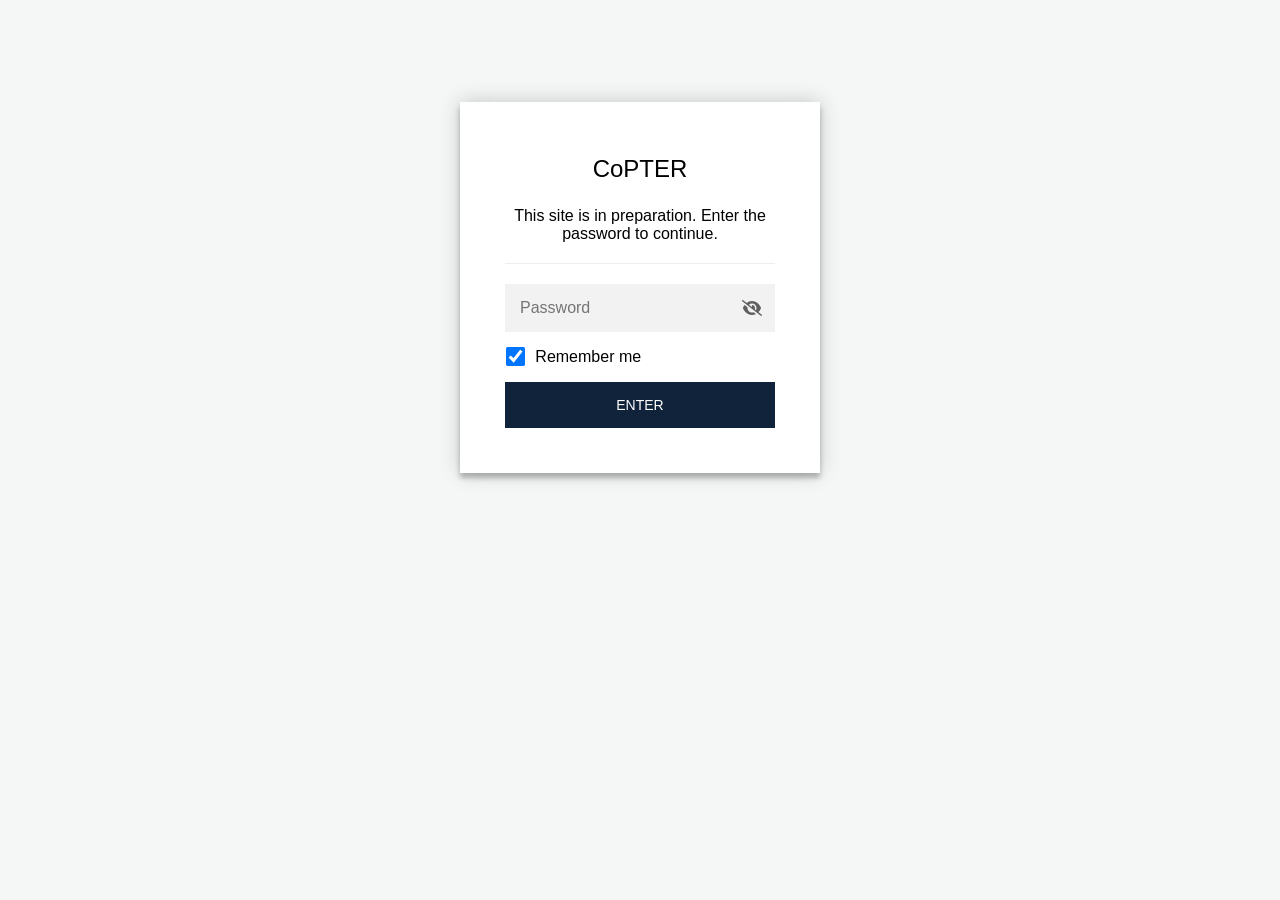
<file: members/index.html>
<!DOCTYPE html>
<html class="staticrypt-html">
    <head>
        <meta charset="utf-8" />
        <title>CoPTER</title>
        <meta name="viewport" content="width=device-width, initial-scale=1" />

        <!-- do not cache this page -->
        <meta http-equiv="cache-control" content="max-age=0" />
        <meta http-equiv="cache-control" content="no-cache" />
        <meta http-equiv="expires" content="0" />
        <meta http-equiv="expires" content="Tue, 01 Jan 1980 1:00:00 GMT" />
        <meta http-equiv="pragma" content="no-cache" />

        <style>
            .staticrypt-hr {
                margin-top: 20px;
                margin-bottom: 20px;
                border: 0;
                border-top: 1px solid #eee;
            }

            .staticrypt-page {
                width: 360px;
                padding: 8% 0 0;
                margin: auto;
                box-sizing: border-box;
            }

            .staticrypt-form {
                position: relative;
                z-index: 1;
                background: #ffffff;
                max-width: 360px;
                margin: 0 auto 100px;
                padding: 45px;
                text-align: center;
                box-shadow: 0 0 20px 0 rgba(0, 0, 0, 0.2), 0 5px 5px 0 rgba(0, 0, 0, 0.24);
            }

            .staticrypt-form input[type="password"],
            input[type="text"] {
                background: inherit;
                border: 0;
                box-sizing: border-box; /* This ensures padding is included in the total width */
                font-size: 14px;
                outline: 0;
                padding: 15px 30px 15px 15px; /* Adjust the padding to ensure there is space for the icon */
                width: 100%;
            }

            .staticrypt-password-container {
                position: relative;
                outline: 0;
                background: #f2f2f2;
                width: 100%;
                border: 0;
                margin: 0 0 15px;
                box-sizing: border-box;
            }

            .staticrypt-toggle-password-visibility {
                cursor: pointer;
                height: 20px;
                opacity: 60%;
                padding: 13px;
                position: absolute;
                right: 0;
                top: 50%;
                transform: translateY(-50%);
                width: 20px;
            }

            .staticrypt-form .staticrypt-decrypt-button {
                text-transform: uppercase;
                outline: 0;
                background: #10233a;
                width: 100%;
                border: 0;
                padding: 15px;
                color: #ffffff;
                font-size: 14px;
                cursor: pointer;
            }

            .staticrypt-form .staticrypt-decrypt-button:hover,
            .staticrypt-form .staticrypt-decrypt-button:active,
            .staticrypt-form .staticrypt-decrypt-button:focus {
                background: #10233a;
                filter: brightness(92%);
            }

            .staticrypt-html {
                height: 100%;
            }

            .staticrypt-body {
                height: 100%;
                margin: 0;
            }

            .staticrypt-content {
                height: 100%;
                margin-bottom: 1em;
                background: #f4f7f6;
                font-family: "Arial", sans-serif;
                -webkit-font-smoothing: antialiased;
                -moz-osx-font-smoothing: grayscale;
            }

            .staticrypt-instructions {
                margin-top: -1em;
                margin-bottom: 1em;
            }

            .staticrypt-title {
                font-size: 1.5em;
            }

            label.staticrypt-remember {
                display: flex;
                align-items: center;
                margin-bottom: 1em;
            }

            .staticrypt-remember input[type="checkbox"] {
                transform: scale(1.5);
                margin-right: 1em;
            }

            .hidden {
                display: none !important;
            }

            .staticrypt-spinner-container {
                height: 100%;
                display: flex;
                align-items: center;
                justify-content: center;
            }

            .staticrypt-spinner {
                display: inline-block;
                width: 2rem;
                height: 2rem;
                vertical-align: text-bottom;
                border: 0.25em solid gray;
                border-right-color: transparent;
                border-radius: 50%;
                -webkit-animation: spinner-border 0.75s linear infinite;
                animation: spinner-border 0.75s linear infinite;
                animation-duration: 0.75s;
                animation-timing-function: linear;
                animation-delay: 0s;
                animation-iteration-count: infinite;
                animation-direction: normal;
                animation-fill-mode: none;
                animation-play-state: running;
                animation-name: spinner-border;
            }

            @keyframes spinner-border {
                100% {
                    transform: rotate(360deg);
                }
            }

            @media screen and (-webkit-min-device-pixel-ratio: 0) {
                .staticrypt-form input[type="password"],
                input[type="text"] {
                    font-size: 16px;
                }
            }
        </style>
    </head>

    <body class="staticrypt-body">
        <div id="staticrypt_loading" class="staticrypt-spinner-container">
            <div class="staticrypt-spinner"></div>
        </div>

        <div id="staticrypt_content" class="staticrypt-content hidden">
            <div class="staticrypt-page">
                <div class="staticrypt-form">
                    <div class="staticrypt-instructions">
                        <p class="staticrypt-title">CoPTER</p>
                        <p>This site is in preparation. Enter the password to continue.</p>
                    </div>

                    <hr class="staticrypt-hr" />

                    <form id="staticrypt-form" action="#" method="post">
                        <div class="staticrypt-password-container">
                            <input
                                id="staticrypt-password"
                                type="password"
                                name="password"
                                placeholder="Password"
                                autofocus
                            />

                            <img
                                class="staticrypt-toggle-password-visibility"
                                alt="Show password"
                                title="Show password"
                                src="[data-uri]"
                            />
                        </div>

                        <label id="staticrypt-remember-label" class="staticrypt-remember hidden">
                            <input id="staticrypt-remember" type="checkbox" name="remember" checked />
                            Remember me
                        </label>

                        <input type="submit" class="staticrypt-decrypt-button" value="Enter" />
                    </form>
                </div>
            </div>
        </div>

        <script>
            // these variables will be filled when generating the file - the template format is 'variable_name'
            const staticryptInitiator = ((function(){
  const exports = {};
  const cryptoEngine = ((function(){
  const exports = {};
  const { subtle } = crypto;

const IV_BITS = 16 * 8;
const HEX_BITS = 4;
const ENCRYPTION_ALGO = "AES-CBC";

/**
 * Translates between utf8 encoded hexadecimal strings
 * and Uint8Array bytes.
 */
const HexEncoder = {
    /**
     * hex string -> bytes
     * @param {string} hexString
     * @returns {Uint8Array}
     */
    parse: function (hexString) {
        if (hexString.length % 2 !== 0) throw "Invalid hexString";
        const arrayBuffer = new Uint8Array(hexString.length / 2);

        for (let i = 0; i < hexString.length; i += 2) {
            const byteValue = parseInt(hexString.substring(i, i + 2), 16);
            if (isNaN(byteValue)) {
                throw "Invalid hexString";
            }
            arrayBuffer[i / 2] = byteValue;
        }
        return arrayBuffer;
    },

    /**
     * bytes -> hex string
     * @param {Uint8Array} bytes
     * @returns {string}
     */
    stringify: function (bytes) {
        const hexBytes = [];

        for (let i = 0; i < bytes.length; ++i) {
            let byteString = bytes[i].toString(16);
            if (byteString.length < 2) {
                byteString = "0" + byteString;
            }
            hexBytes.push(byteString);
        }
        return hexBytes.join("");
    },
};

/**
 * Translates between utf8 strings and Uint8Array bytes.
 */
const UTF8Encoder = {
    parse: function (str) {
        return new TextEncoder().encode(str);
    },

    stringify: function (bytes) {
        return new TextDecoder().decode(bytes);
    },
};

/**
 * Salt and encrypt a msg with a password.
 */
async function encrypt(msg, hashedPassword) {
    // Must be 16 bytes, unpredictable, and preferably cryptographically random. However, it need not be secret.
    // https://developer.mozilla.org/en-US/docs/Web/API/SubtleCrypto/encrypt#parameters
    const iv = crypto.getRandomValues(new Uint8Array(IV_BITS / 8));

    const key = await subtle.importKey("raw", HexEncoder.parse(hashedPassword), ENCRYPTION_ALGO, false, ["encrypt"]);

    const encrypted = await subtle.encrypt(
        {
            name: ENCRYPTION_ALGO,
            iv: iv,
        },
        key,
        UTF8Encoder.parse(msg)
    );

    // iv will be 32 hex characters, we prepend it to the ciphertext for use in decryption
    return HexEncoder.stringify(iv) + HexEncoder.stringify(new Uint8Array(encrypted));
}
exports.encrypt = encrypt;

/**
 * Decrypt a salted msg using a password.
 *
 * @param {string} encryptedMsg
 * @param {string} hashedPassword
 * @returns {Promise<string>}
 */
async function decrypt(encryptedMsg, hashedPassword) {
    const ivLength = IV_BITS / HEX_BITS;
    const iv = HexEncoder.parse(encryptedMsg.substring(0, ivLength));
    const encrypted = encryptedMsg.substring(ivLength);

    const key = await subtle.importKey("raw", HexEncoder.parse(hashedPassword), ENCRYPTION_ALGO, false, ["decrypt"]);

    const outBuffer = await subtle.decrypt(
        {
            name: ENCRYPTION_ALGO,
            iv: iv,
        },
        key,
        HexEncoder.parse(encrypted)
    );

    return UTF8Encoder.stringify(new Uint8Array(outBuffer));
}
exports.decrypt = decrypt;

/**
 * Salt and hash the password so it can be stored in localStorage without opening a password reuse vulnerability.
 *
 * @param {string} password
 * @param {string} salt
 * @returns {Promise<string>}
 */
async function hashPassword(password, salt) {
    // we hash the password in multiple steps, each adding more iterations. This is because we used to allow less
    // iterations, so for backward compatibility reasons, we need to support going from that to more iterations.
    let hashedPassword = await hashLegacyRound(password, salt);

    hashedPassword = await hashSecondRound(hashedPassword, salt);

    return hashThirdRound(hashedPassword, salt);
}
exports.hashPassword = hashPassword;

/**
 * This hashes the password with 1k iterations. This is a low number, we need this function to support backwards
 * compatibility.
 *
 * @param {string} password
 * @param {string} salt
 * @returns {Promise<string>}
 */
function hashLegacyRound(password, salt) {
    return pbkdf2(password, salt, 1000, "SHA-1");
}
exports.hashLegacyRound = hashLegacyRound;

/**
 * Add a second round of iterations. This is because we used to use 1k, so for backwards compatibility with
 * remember-me/autodecrypt links, we need to support going from that to more iterations.
 *
 * @param hashedPassword
 * @param salt
 * @returns {Promise<string>}
 */
function hashSecondRound(hashedPassword, salt) {
    return pbkdf2(hashedPassword, salt, 14000, "SHA-256");
}
exports.hashSecondRound = hashSecondRound;

/**
 * Add a third round of iterations to bring total number to 600k. This is because we used to use 1k, then 15k, so for
 * backwards compatibility with remember-me/autodecrypt links, we need to support going from that to more iterations.
 *
 * @param hashedPassword
 * @param salt
 * @returns {Promise<string>}
 */
function hashThirdRound(hashedPassword, salt) {
    return pbkdf2(hashedPassword, salt, 585000, "SHA-256");
}
exports.hashThirdRound = hashThirdRound;

/**
 * Salt and hash the password so it can be stored in localStorage without opening a password reuse vulnerability.
 *
 * @param {string} password
 * @param {string} salt
 * @param {int} iterations
 * @param {string} hashAlgorithm
 * @returns {Promise<string>}
 */
async function pbkdf2(password, salt, iterations, hashAlgorithm) {
    const key = await subtle.importKey("raw", UTF8Encoder.parse(password), "PBKDF2", false, ["deriveBits"]);

    const keyBytes = await subtle.deriveBits(
        {
            name: "PBKDF2",
            hash: hashAlgorithm,
            iterations,
            salt: UTF8Encoder.parse(salt),
        },
        key,
        256
    );

    return HexEncoder.stringify(new Uint8Array(keyBytes));
}

function generateRandomSalt() {
    const bytes = crypto.getRandomValues(new Uint8Array(128 / 8));

    return HexEncoder.stringify(new Uint8Array(bytes));
}
exports.generateRandomSalt = generateRandomSalt;

async function signMessage(hashedPassword, message) {
    const key = await subtle.importKey(
        "raw",
        HexEncoder.parse(hashedPassword),
        {
            name: "HMAC",
            hash: "SHA-256",
        },
        false,
        ["sign"]
    );
    const signature = await subtle.sign("HMAC", key, UTF8Encoder.parse(message));

    return HexEncoder.stringify(new Uint8Array(signature));
}
exports.signMessage = signMessage;

function getRandomAlphanum() {
    const possibleCharacters = "abcdefghijklmnopqrstuvwxyzABCDEFGHIJKLMNOPQRSTUVWXYZ0123456789";

    let byteArray;
    let parsedInt;

    // Keep generating new random bytes until we get a value that falls
    // within a range that can be evenly divided by possibleCharacters.length
    do {
        byteArray = crypto.getRandomValues(new Uint8Array(1));
        // extract the lowest byte to get an int from 0 to 255 (probably unnecessary, since we're only generating 1 byte)
        parsedInt = byteArray[0] & 0xff;
    } while (parsedInt >= 256 - (256 % possibleCharacters.length));

    // Take the modulo of the parsed integer to get a random number between 0 and totalLength - 1
    const randomIndex = parsedInt % possibleCharacters.length;

    return possibleCharacters[randomIndex];
}

/**
 * Generate a random string of a given length.
 *
 * @param {int} length
 * @returns {string}
 */
function generateRandomString(length) {
    let randomString = "";

    for (let i = 0; i < length; i++) {
        randomString += getRandomAlphanum();
    }

    return randomString;
}
exports.generateRandomString = generateRandomString;

  return exports;
})());
const codec = ((function(){
  const exports = {};
  /**
 * Initialize the codec with the provided cryptoEngine - this return functions to encode and decode messages.
 *
 * @param cryptoEngine - the engine to use for encryption / decryption
 */
function init(cryptoEngine) {
    const exports = {};

    /**
     * Top-level function for encoding a message.
     * Includes password hashing, encryption, and signing.
     *
     * @param {string} msg
     * @param {string} password
     * @param {string} salt
     *
     * @returns {string} The encoded text
     */
    async function encode(msg, password, salt) {
        const hashedPassword = await cryptoEngine.hashPassword(password, salt);

        const encrypted = await cryptoEngine.encrypt(msg, hashedPassword);

        // we use the hashed password in the HMAC because this is effectively what will be used a password (so we can store
        // it in localStorage safely, we don't use the clear text password)
        const hmac = await cryptoEngine.signMessage(hashedPassword, encrypted);

        return hmac + encrypted;
    }
    exports.encode = encode;

    /**
     * Encode using a password that has already been hashed. This is useful to encode multiple messages in a row, that way
     * we don't need to hash the password multiple times.
     *
     * @param {string} msg
     * @param {string} hashedPassword
     *
     * @returns {string} The encoded text
     */
    async function encodeWithHashedPassword(msg, hashedPassword) {
        const encrypted = await cryptoEngine.encrypt(msg, hashedPassword);

        // we use the hashed password in the HMAC because this is effectively what will be used a password (so we can store
        // it in localStorage safely, we don't use the clear text password)
        const hmac = await cryptoEngine.signMessage(hashedPassword, encrypted);

        return hmac + encrypted;
    }
    exports.encodeWithHashedPassword = encodeWithHashedPassword;

    /**
     * Top-level function for decoding a message.
     * Includes signature check and decryption.
     *
     * @param {string} signedMsg
     * @param {string} hashedPassword
     * @param {string} salt
     * @param {int} backwardCompatibleAttempt
     * @param {string} originalPassword
     *
     * @returns {Object} {success: true, decoded: string} | {success: false, message: string}
     */
    async function decode(signedMsg, hashedPassword, salt, backwardCompatibleAttempt = 0, originalPassword = "") {
        const encryptedHMAC = signedMsg.substring(0, 64);
        const encryptedMsg = signedMsg.substring(64);
        const decryptedHMAC = await cryptoEngine.signMessage(hashedPassword, encryptedMsg);

        if (decryptedHMAC !== encryptedHMAC) {
            // we have been raising the number of iterations in the hashing algorithm multiple times, so to support the old
            // remember-me/autodecrypt links we need to try bringing the old hashes up to speed.
            originalPassword = originalPassword || hashedPassword;
            if (backwardCompatibleAttempt === 0) {
                const updatedHashedPassword = await cryptoEngine.hashThirdRound(originalPassword, salt);

                return decode(signedMsg, updatedHashedPassword, salt, backwardCompatibleAttempt + 1, originalPassword);
            }
            if (backwardCompatibleAttempt === 1) {
                let updatedHashedPassword = await cryptoEngine.hashSecondRound(originalPassword, salt);
                updatedHashedPassword = await cryptoEngine.hashThirdRound(updatedHashedPassword, salt);

                return decode(signedMsg, updatedHashedPassword, salt, backwardCompatibleAttempt + 1, originalPassword);
            }

            return { success: false, message: "Signature mismatch" };
        }

        return {
            success: true,
            decoded: await cryptoEngine.decrypt(encryptedMsg, hashedPassword),
        };
    }
    exports.decode = decode;

    return exports;
}
exports.init = init;

  return exports;
})());
const decode = codec.init(cryptoEngine).decode;

/**
 * Initialize the staticrypt module, that exposes functions callbable by the password_template.
 *
 * @param {{
 *  staticryptEncryptedMsgUniqueVariableName: string,
 *  isRememberEnabled: boolean,
 *  rememberDurationInDays: number,
 *  staticryptSaltUniqueVariableName: string,
 * }} staticryptConfig - object of data that is stored on the password_template at encryption time.
 *
 * @param {{
 *  rememberExpirationKey: string,
 *  rememberPassphraseKey: string,
 *  replaceHtmlCallback: function,
 *  clearLocalStorageCallback: function,
 * }} templateConfig - object of data that can be configured by a custom password_template.
 */
function init(staticryptConfig, templateConfig) {
    const exports = {};

    /**
     * Decrypt our encrypted page, replace the whole HTML.
     *
     * @param {string} hashedPassword
     * @returns {Promise<boolean>}
     */
    async function decryptAndReplaceHtml(hashedPassword) {
        const { staticryptEncryptedMsgUniqueVariableName, staticryptSaltUniqueVariableName } = staticryptConfig;
        const { replaceHtmlCallback } = templateConfig;

        const result = await decode(
            staticryptEncryptedMsgUniqueVariableName,
            hashedPassword,
            staticryptSaltUniqueVariableName
        );
        if (!result.success) {
            return false;
        }
        const plainHTML = result.decoded;

        // if the user configured a callback call it, otherwise just replace the whole HTML
        if (typeof replaceHtmlCallback === "function") {
            replaceHtmlCallback(plainHTML);
        } else {
            document.write(plainHTML);
            document.close();
        }

        return true;
    }

    /**
     * Attempt to decrypt the page and replace the whole HTML.
     *
     * @param {string} password
     * @param {boolean} isRememberChecked
     *
     * @returns {Promise<{isSuccessful: boolean, hashedPassword?: string}>} - we return an object, so that if we want to
     *   expose more information in the future we can do it without breaking the password_template
     */
    async function handleDecryptionOfPage(password, isRememberChecked) {
        const { staticryptSaltUniqueVariableName } = staticryptConfig;

        // decrypt and replace the whole page
        const hashedPassword = await cryptoEngine.hashPassword(password, staticryptSaltUniqueVariableName);
        return handleDecryptionOfPageFromHash(hashedPassword, isRememberChecked);
    }
    exports.handleDecryptionOfPage = handleDecryptionOfPage;

    async function handleDecryptionOfPageFromHash(hashedPassword, isRememberChecked) {
        const { isRememberEnabled, rememberDurationInDays } = staticryptConfig;
        const { rememberExpirationKey, rememberPassphraseKey } = templateConfig;

        const isDecryptionSuccessful = await decryptAndReplaceHtml(hashedPassword);

        if (!isDecryptionSuccessful) {
            return {
                isSuccessful: false,
                hashedPassword,
            };
        }

        // remember the hashedPassword and set its expiration if necessary
        if (isRememberEnabled && isRememberChecked) {
            window.localStorage.setItem(rememberPassphraseKey, hashedPassword);

            // set the expiration if the duration isn't 0 (meaning no expiration)
            if (rememberDurationInDays > 0) {
                window.localStorage.setItem(
                    rememberExpirationKey,
                    (new Date().getTime() + rememberDurationInDays * 24 * 60 * 60 * 1000).toString()
                );
            }
        }

        return {
            isSuccessful: true,
            hashedPassword,
        };
    }
    exports.handleDecryptionOfPageFromHash = handleDecryptionOfPageFromHash;

    /**
     * Clear localstorage from staticrypt related values
     */
    function clearLocalStorage() {
        const { clearLocalStorageCallback, rememberExpirationKey, rememberPassphraseKey } = templateConfig;

        if (typeof clearLocalStorageCallback === "function") {
            clearLocalStorageCallback();
        } else {
            localStorage.removeItem(rememberPassphraseKey);
            localStorage.removeItem(rememberExpirationKey);
        }
    }

    async function handleDecryptOnLoad() {
        let isSuccessful = await decryptOnLoadFromUrl();

        if (!isSuccessful) {
            isSuccessful = await decryptOnLoadFromRememberMe();
        }

        return { isSuccessful };
    }
    exports.handleDecryptOnLoad = handleDecryptOnLoad;

    /**
     * Clear storage if we are logging out
     *
     * @returns {boolean} - whether we logged out
     */
    function logoutIfNeeded() {
        const logoutKey = "staticrypt_logout";

        // handle logout through query param
        const queryParams = new URLSearchParams(window.location.search);
        if (queryParams.has(logoutKey)) {
            clearLocalStorage();
            return true;
        }

        // handle logout through URL fragment
        const hash = window.location.hash.substring(1);
        if (hash.includes(logoutKey)) {
            clearLocalStorage();
            return true;
        }

        return false;
    }

    /**
     * To be called on load: check if we want to try to decrypt and replace the HTML with the decrypted content, and
     * try to do it if needed.
     *
     * @returns {Promise<boolean>} true if we derypted and replaced the whole page, false otherwise
     */
    async function decryptOnLoadFromRememberMe() {
        const { rememberDurationInDays } = staticryptConfig;
        const { rememberExpirationKey, rememberPassphraseKey } = templateConfig;

        // if we are login out, terminate
        if (logoutIfNeeded()) {
            return false;
        }

        // if there is expiration configured, check if we're not beyond the expiration
        if (rememberDurationInDays && rememberDurationInDays > 0) {
            const expiration = localStorage.getItem(rememberExpirationKey),
                isExpired = expiration && new Date().getTime() > parseInt(expiration);

            if (isExpired) {
                clearLocalStorage();
                return false;
            }
        }

        const hashedPassword = localStorage.getItem(rememberPassphraseKey);

        if (hashedPassword) {
            // try to decrypt
            const isDecryptionSuccessful = await decryptAndReplaceHtml(hashedPassword);

            // if the decryption is unsuccessful the password might be wrong - silently clear the saved data and let
            // the user fill the password form again
            if (!isDecryptionSuccessful) {
                clearLocalStorage();
                return false;
            }

            return true;
        }

        return false;
    }

    async function decryptOnLoadFromUrl() {
        const passwordKey = "staticrypt_pwd";
        const rememberMeKey = "remember_me";

        // try to get the password from the query param (for backward compatibility - we now want to avoid this method,
        // since it sends the hashed password to the server which isn't needed)
        const queryParams = new URLSearchParams(window.location.search);
        const hashedPasswordQuery = queryParams.get(passwordKey);
        const rememberMeQuery = queryParams.get(rememberMeKey);

        const urlFragment = window.location.hash.substring(1);
        // get the password from the url fragment
        const hashedPasswordRegexMatch = urlFragment.match(new RegExp(passwordKey + "=([^&]*)"));
        const hashedPasswordFragment = hashedPasswordRegexMatch ? hashedPasswordRegexMatch[1] : null;
        const rememberMeFragment = urlFragment.includes(rememberMeKey);

        const hashedPassword = hashedPasswordFragment || hashedPasswordQuery;
        const rememberMe = rememberMeFragment || rememberMeQuery;

        if (hashedPassword) {
            return handleDecryptionOfPageFromHash(hashedPassword, rememberMe);
        }

        return false;
    }

    return exports;
}
exports.init = init;

  return exports;
})());
            const templateError = "Bad password!",
                templateToggleAltShow = "Show password",
                templateToggleAltHide = "Hide password",
                isRememberEnabled = true,
                staticryptConfig = {"staticryptEncryptedMsgUniqueVariableName":"[base64]","isRememberEnabled":true,"rememberDurationInDays":30,"staticryptSaltUniqueVariableName":"5c9e1f0a7b3d42e8a6c1d0f9b2e47a35"};

            // you can edit these values to customize some of the behavior of StatiCrypt
            const templateConfig = {
                rememberExpirationKey: "staticrypt_expiration",
                rememberPassphraseKey: "staticrypt_passphrase",
                replaceHtmlCallback: null,
                clearLocalStorageCallback: null,
            };

            // init the staticrypt engine
            const staticrypt = staticryptInitiator.init(staticryptConfig, templateConfig);

            // try to automatically decrypt on load if there is a saved password
            window.onload = async function () {
                const { isSuccessful } = await staticrypt.handleDecryptOnLoad();

                // if we didn't decrypt anything on load, show the password prompt. Otherwise the content has already been
                // replaced, no need to do anything
                if (!isSuccessful) {
                    // hide loading screen
                    document.getElementById("staticrypt_loading").classList.add("hidden");
                    document.getElementById("staticrypt_content").classList.remove("hidden");
                    document.getElementById("staticrypt-password").focus();

                    // show the remember me checkbox
                    if (isRememberEnabled) {
                        document.getElementById("staticrypt-remember-label").classList.remove("hidden");
                    }
                }
            };

            // toggle password visibility
            const toggleIcon = document.querySelector(".staticrypt-toggle-password-visibility");
            // these two icons are coming from FontAwesome
            const imgSrcEyeClosed =
                "[data-uri]";
            const imgSrcEyeOpened =
                "[data-uri]";
            toggleIcon.addEventListener("click", function () {
                const passwordInput = document.getElementById("staticrypt-password");
                if (passwordInput.type === "password") {
                    passwordInput.type = "text";
                    toggleIcon.src = imgSrcEyeOpened;
                    toggleIcon.alt = templateToggleAltHide;
                    toggleIcon.title = templateToggleAltHide;
                } else {
                    passwordInput.type = "password";
                    toggleIcon.src = imgSrcEyeClosed;
                    toggleIcon.alt = templateToggleAltShow;
                    toggleIcon.title = templateToggleAltShow;
                }
            });

            // handle password form submission
            document.getElementById("staticrypt-form").addEventListener("submit", async function (e) {
                e.preventDefault();

                const password = document.getElementById("staticrypt-password").value,
                    isRememberChecked = document.getElementById("staticrypt-remember").checked;

                const { isSuccessful } = await staticrypt.handleDecryptionOfPage(password, isRememberChecked);

                if (!isSuccessful) {
                    alert(templateError);
                }
            });
        </script>
    </body>
</html>
</file>
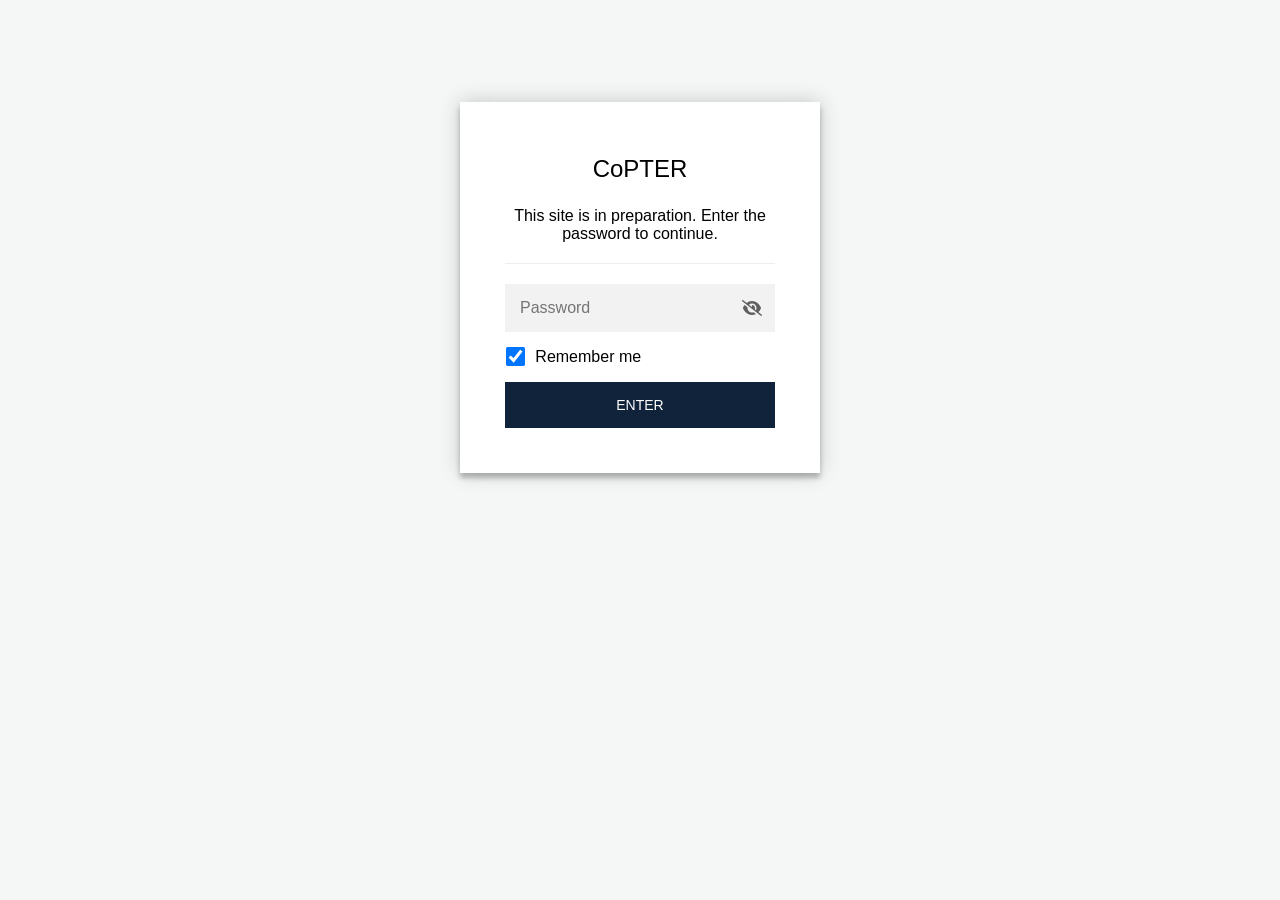
<file: people/index.html>
<!DOCTYPE html>
<html class="staticrypt-html">
    <head>
        <meta charset="utf-8" />
        <title>CoPTER</title>
        <meta name="viewport" content="width=device-width, initial-scale=1" />

        <!-- do not cache this page -->
        <meta http-equiv="cache-control" content="max-age=0" />
        <meta http-equiv="cache-control" content="no-cache" />
        <meta http-equiv="expires" content="0" />
        <meta http-equiv="expires" content="Tue, 01 Jan 1980 1:00:00 GMT" />
        <meta http-equiv="pragma" content="no-cache" />

        <style>
            .staticrypt-hr {
                margin-top: 20px;
                margin-bottom: 20px;
                border: 0;
                border-top: 1px solid #eee;
            }

            .staticrypt-page {
                width: 360px;
                padding: 8% 0 0;
                margin: auto;
                box-sizing: border-box;
            }

            .staticrypt-form {
                position: relative;
                z-index: 1;
                background: #ffffff;
                max-width: 360px;
                margin: 0 auto 100px;
                padding: 45px;
                text-align: center;
                box-shadow: 0 0 20px 0 rgba(0, 0, 0, 0.2), 0 5px 5px 0 rgba(0, 0, 0, 0.24);
            }

            .staticrypt-form input[type="password"],
            input[type="text"] {
                background: inherit;
                border: 0;
                box-sizing: border-box; /* This ensures padding is included in the total width */
                font-size: 14px;
                outline: 0;
                padding: 15px 30px 15px 15px; /* Adjust the padding to ensure there is space for the icon */
                width: 100%;
            }

            .staticrypt-password-container {
                position: relative;
                outline: 0;
                background: #f2f2f2;
                width: 100%;
                border: 0;
                margin: 0 0 15px;
                box-sizing: border-box;
            }

            .staticrypt-toggle-password-visibility {
                cursor: pointer;
                height: 20px;
                opacity: 60%;
                padding: 13px;
                position: absolute;
                right: 0;
                top: 50%;
                transform: translateY(-50%);
                width: 20px;
            }

            .staticrypt-form .staticrypt-decrypt-button {
                text-transform: uppercase;
                outline: 0;
                background: #10233a;
                width: 100%;
                border: 0;
                padding: 15px;
                color: #ffffff;
                font-size: 14px;
                cursor: pointer;
            }

            .staticrypt-form .staticrypt-decrypt-button:hover,
            .staticrypt-form .staticrypt-decrypt-button:active,
            .staticrypt-form .staticrypt-decrypt-button:focus {
                background: #10233a;
                filter: brightness(92%);
            }

            .staticrypt-html {
                height: 100%;
            }

            .staticrypt-body {
                height: 100%;
                margin: 0;
            }

            .staticrypt-content {
                height: 100%;
                margin-bottom: 1em;
                background: #f4f7f6;
                font-family: "Arial", sans-serif;
                -webkit-font-smoothing: antialiased;
                -moz-osx-font-smoothing: grayscale;
            }

            .staticrypt-instructions {
                margin-top: -1em;
                margin-bottom: 1em;
            }

            .staticrypt-title {
                font-size: 1.5em;
            }

            label.staticrypt-remember {
                display: flex;
                align-items: center;
                margin-bottom: 1em;
            }

            .staticrypt-remember input[type="checkbox"] {
                transform: scale(1.5);
                margin-right: 1em;
            }

            .hidden {
                display: none !important;
            }

            .staticrypt-spinner-container {
                height: 100%;
                display: flex;
                align-items: center;
                justify-content: center;
            }

            .staticrypt-spinner {
                display: inline-block;
                width: 2rem;
                height: 2rem;
                vertical-align: text-bottom;
                border: 0.25em solid gray;
                border-right-color: transparent;
                border-radius: 50%;
                -webkit-animation: spinner-border 0.75s linear infinite;
                animation: spinner-border 0.75s linear infinite;
                animation-duration: 0.75s;
                animation-timing-function: linear;
                animation-delay: 0s;
                animation-iteration-count: infinite;
                animation-direction: normal;
                animation-fill-mode: none;
                animation-play-state: running;
                animation-name: spinner-border;
            }

            @keyframes spinner-border {
                100% {
                    transform: rotate(360deg);
                }
            }

            @media screen and (-webkit-min-device-pixel-ratio: 0) {
                .staticrypt-form input[type="password"],
                input[type="text"] {
                    font-size: 16px;
                }
            }
        </style>
    </head>

    <body class="staticrypt-body">
        <div id="staticrypt_loading" class="staticrypt-spinner-container">
            <div class="staticrypt-spinner"></div>
        </div>

        <div id="staticrypt_content" class="staticrypt-content hidden">
            <div class="staticrypt-page">
                <div class="staticrypt-form">
                    <div class="staticrypt-instructions">
                        <p class="staticrypt-title">CoPTER</p>
                        <p>This site is in preparation. Enter the password to continue.</p>
                    </div>

                    <hr class="staticrypt-hr" />

                    <form id="staticrypt-form" action="#" method="post">
                        <div class="staticrypt-password-container">
                            <input
                                id="staticrypt-password"
                                type="password"
                                name="password"
                                placeholder="Password"
                                autofocus
                            />

                            <img
                                class="staticrypt-toggle-password-visibility"
                                alt="Show password"
                                title="Show password"
                                src="[data-uri]"
                            />
                        </div>

                        <label id="staticrypt-remember-label" class="staticrypt-remember hidden">
                            <input id="staticrypt-remember" type="checkbox" name="remember" checked />
                            Remember me
                        </label>

                        <input type="submit" class="staticrypt-decrypt-button" value="Enter" />
                    </form>
                </div>
            </div>
        </div>

        <script>
            // these variables will be filled when generating the file - the template format is 'variable_name'
            const staticryptInitiator = ((function(){
  const exports = {};
  const cryptoEngine = ((function(){
  const exports = {};
  const { subtle } = crypto;

const IV_BITS = 16 * 8;
const HEX_BITS = 4;
const ENCRYPTION_ALGO = "AES-CBC";

/**
 * Translates between utf8 encoded hexadecimal strings
 * and Uint8Array bytes.
 */
const HexEncoder = {
    /**
     * hex string -> bytes
     * @param {string} hexString
     * @returns {Uint8Array}
     */
    parse: function (hexString) {
        if (hexString.length % 2 !== 0) throw "Invalid hexString";
        const arrayBuffer = new Uint8Array(hexString.length / 2);

        for (let i = 0; i < hexString.length; i += 2) {
            const byteValue = parseInt(hexString.substring(i, i + 2), 16);
            if (isNaN(byteValue)) {
                throw "Invalid hexString";
            }
            arrayBuffer[i / 2] = byteValue;
        }
        return arrayBuffer;
    },

    /**
     * bytes -> hex string
     * @param {Uint8Array} bytes
     * @returns {string}
     */
    stringify: function (bytes) {
        const hexBytes = [];

        for (let i = 0; i < bytes.length; ++i) {
            let byteString = bytes[i].toString(16);
            if (byteString.length < 2) {
                byteString = "0" + byteString;
            }
            hexBytes.push(byteString);
        }
        return hexBytes.join("");
    },
};

/**
 * Translates between utf8 strings and Uint8Array bytes.
 */
const UTF8Encoder = {
    parse: function (str) {
        return new TextEncoder().encode(str);
    },

    stringify: function (bytes) {
        return new TextDecoder().decode(bytes);
    },
};

/**
 * Salt and encrypt a msg with a password.
 */
async function encrypt(msg, hashedPassword) {
    // Must be 16 bytes, unpredictable, and preferably cryptographically random. However, it need not be secret.
    // https://developer.mozilla.org/en-US/docs/Web/API/SubtleCrypto/encrypt#parameters
    const iv = crypto.getRandomValues(new Uint8Array(IV_BITS / 8));

    const key = await subtle.importKey("raw", HexEncoder.parse(hashedPassword), ENCRYPTION_ALGO, false, ["encrypt"]);

    const encrypted = await subtle.encrypt(
        {
            name: ENCRYPTION_ALGO,
            iv: iv,
        },
        key,
        UTF8Encoder.parse(msg)
    );

    // iv will be 32 hex characters, we prepend it to the ciphertext for use in decryption
    return HexEncoder.stringify(iv) + HexEncoder.stringify(new Uint8Array(encrypted));
}
exports.encrypt = encrypt;

/**
 * Decrypt a salted msg using a password.
 *
 * @param {string} encryptedMsg
 * @param {string} hashedPassword
 * @returns {Promise<string>}
 */
async function decrypt(encryptedMsg, hashedPassword) {
    const ivLength = IV_BITS / HEX_BITS;
    const iv = HexEncoder.parse(encryptedMsg.substring(0, ivLength));
    const encrypted = encryptedMsg.substring(ivLength);

    const key = await subtle.importKey("raw", HexEncoder.parse(hashedPassword), ENCRYPTION_ALGO, false, ["decrypt"]);

    const outBuffer = await subtle.decrypt(
        {
            name: ENCRYPTION_ALGO,
            iv: iv,
        },
        key,
        HexEncoder.parse(encrypted)
    );

    return UTF8Encoder.stringify(new Uint8Array(outBuffer));
}
exports.decrypt = decrypt;

/**
 * Salt and hash the password so it can be stored in localStorage without opening a password reuse vulnerability.
 *
 * @param {string} password
 * @param {string} salt
 * @returns {Promise<string>}
 */
async function hashPassword(password, salt) {
    // we hash the password in multiple steps, each adding more iterations. This is because we used to allow less
    // iterations, so for backward compatibility reasons, we need to support going from that to more iterations.
    let hashedPassword = await hashLegacyRound(password, salt);

    hashedPassword = await hashSecondRound(hashedPassword, salt);

    return hashThirdRound(hashedPassword, salt);
}
exports.hashPassword = hashPassword;

/**
 * This hashes the password with 1k iterations. This is a low number, we need this function to support backwards
 * compatibility.
 *
 * @param {string} password
 * @param {string} salt
 * @returns {Promise<string>}
 */
function hashLegacyRound(password, salt) {
    return pbkdf2(password, salt, 1000, "SHA-1");
}
exports.hashLegacyRound = hashLegacyRound;

/**
 * Add a second round of iterations. This is because we used to use 1k, so for backwards compatibility with
 * remember-me/autodecrypt links, we need to support going from that to more iterations.
 *
 * @param hashedPassword
 * @param salt
 * @returns {Promise<string>}
 */
function hashSecondRound(hashedPassword, salt) {
    return pbkdf2(hashedPassword, salt, 14000, "SHA-256");
}
exports.hashSecondRound = hashSecondRound;

/**
 * Add a third round of iterations to bring total number to 600k. This is because we used to use 1k, then 15k, so for
 * backwards compatibility with remember-me/autodecrypt links, we need to support going from that to more iterations.
 *
 * @param hashedPassword
 * @param salt
 * @returns {Promise<string>}
 */
function hashThirdRound(hashedPassword, salt) {
    return pbkdf2(hashedPassword, salt, 585000, "SHA-256");
}
exports.hashThirdRound = hashThirdRound;

/**
 * Salt and hash the password so it can be stored in localStorage without opening a password reuse vulnerability.
 *
 * @param {string} password
 * @param {string} salt
 * @param {int} iterations
 * @param {string} hashAlgorithm
 * @returns {Promise<string>}
 */
async function pbkdf2(password, salt, iterations, hashAlgorithm) {
    const key = await subtle.importKey("raw", UTF8Encoder.parse(password), "PBKDF2", false, ["deriveBits"]);

    const keyBytes = await subtle.deriveBits(
        {
            name: "PBKDF2",
            hash: hashAlgorithm,
            iterations,
            salt: UTF8Encoder.parse(salt),
        },
        key,
        256
    );

    return HexEncoder.stringify(new Uint8Array(keyBytes));
}

function generateRandomSalt() {
    const bytes = crypto.getRandomValues(new Uint8Array(128 / 8));

    return HexEncoder.stringify(new Uint8Array(bytes));
}
exports.generateRandomSalt = generateRandomSalt;

async function signMessage(hashedPassword, message) {
    const key = await subtle.importKey(
        "raw",
        HexEncoder.parse(hashedPassword),
        {
            name: "HMAC",
            hash: "SHA-256",
        },
        false,
        ["sign"]
    );
    const signature = await subtle.sign("HMAC", key, UTF8Encoder.parse(message));

    return HexEncoder.stringify(new Uint8Array(signature));
}
exports.signMessage = signMessage;

function getRandomAlphanum() {
    const possibleCharacters = "abcdefghijklmnopqrstuvwxyzABCDEFGHIJKLMNOPQRSTUVWXYZ0123456789";

    let byteArray;
    let parsedInt;

    // Keep generating new random bytes until we get a value that falls
    // within a range that can be evenly divided by possibleCharacters.length
    do {
        byteArray = crypto.getRandomValues(new Uint8Array(1));
        // extract the lowest byte to get an int from 0 to 255 (probably unnecessary, since we're only generating 1 byte)
        parsedInt = byteArray[0] & 0xff;
    } while (parsedInt >= 256 - (256 % possibleCharacters.length));

    // Take the modulo of the parsed integer to get a random number between 0 and totalLength - 1
    const randomIndex = parsedInt % possibleCharacters.length;

    return possibleCharacters[randomIndex];
}

/**
 * Generate a random string of a given length.
 *
 * @param {int} length
 * @returns {string}
 */
function generateRandomString(length) {
    let randomString = "";

    for (let i = 0; i < length; i++) {
        randomString += getRandomAlphanum();
    }

    return randomString;
}
exports.generateRandomString = generateRandomString;

  return exports;
})());
const codec = ((function(){
  const exports = {};
  /**
 * Initialize the codec with the provided cryptoEngine - this return functions to encode and decode messages.
 *
 * @param cryptoEngine - the engine to use for encryption / decryption
 */
function init(cryptoEngine) {
    const exports = {};

    /**
     * Top-level function for encoding a message.
     * Includes password hashing, encryption, and signing.
     *
     * @param {string} msg
     * @param {string} password
     * @param {string} salt
     *
     * @returns {string} The encoded text
     */
    async function encode(msg, password, salt) {
        const hashedPassword = await cryptoEngine.hashPassword(password, salt);

        const encrypted = await cryptoEngine.encrypt(msg, hashedPassword);

        // we use the hashed password in the HMAC because this is effectively what will be used a password (so we can store
        // it in localStorage safely, we don't use the clear text password)
        const hmac = await cryptoEngine.signMessage(hashedPassword, encrypted);

        return hmac + encrypted;
    }
    exports.encode = encode;

    /**
     * Encode using a password that has already been hashed. This is useful to encode multiple messages in a row, that way
     * we don't need to hash the password multiple times.
     *
     * @param {string} msg
     * @param {string} hashedPassword
     *
     * @returns {string} The encoded text
     */
    async function encodeWithHashedPassword(msg, hashedPassword) {
        const encrypted = await cryptoEngine.encrypt(msg, hashedPassword);

        // we use the hashed password in the HMAC because this is effectively what will be used a password (so we can store
        // it in localStorage safely, we don't use the clear text password)
        const hmac = await cryptoEngine.signMessage(hashedPassword, encrypted);

        return hmac + encrypted;
    }
    exports.encodeWithHashedPassword = encodeWithHashedPassword;

    /**
     * Top-level function for decoding a message.
     * Includes signature check and decryption.
     *
     * @param {string} signedMsg
     * @param {string} hashedPassword
     * @param {string} salt
     * @param {int} backwardCompatibleAttempt
     * @param {string} originalPassword
     *
     * @returns {Object} {success: true, decoded: string} | {success: false, message: string}
     */
    async function decode(signedMsg, hashedPassword, salt, backwardCompatibleAttempt = 0, originalPassword = "") {
        const encryptedHMAC = signedMsg.substring(0, 64);
        const encryptedMsg = signedMsg.substring(64);
        const decryptedHMAC = await cryptoEngine.signMessage(hashedPassword, encryptedMsg);

        if (decryptedHMAC !== encryptedHMAC) {
            // we have been raising the number of iterations in the hashing algorithm multiple times, so to support the old
            // remember-me/autodecrypt links we need to try bringing the old hashes up to speed.
            originalPassword = originalPassword || hashedPassword;
            if (backwardCompatibleAttempt === 0) {
                const updatedHashedPassword = await cryptoEngine.hashThirdRound(originalPassword, salt);

                return decode(signedMsg, updatedHashedPassword, salt, backwardCompatibleAttempt + 1, originalPassword);
            }
            if (backwardCompatibleAttempt === 1) {
                let updatedHashedPassword = await cryptoEngine.hashSecondRound(originalPassword, salt);
                updatedHashedPassword = await cryptoEngine.hashThirdRound(updatedHashedPassword, salt);

                return decode(signedMsg, updatedHashedPassword, salt, backwardCompatibleAttempt + 1, originalPassword);
            }

            return { success: false, message: "Signature mismatch" };
        }

        return {
            success: true,
            decoded: await cryptoEngine.decrypt(encryptedMsg, hashedPassword),
        };
    }
    exports.decode = decode;

    return exports;
}
exports.init = init;

  return exports;
})());
const decode = codec.init(cryptoEngine).decode;

/**
 * Initialize the staticrypt module, that exposes functions callbable by the password_template.
 *
 * @param {{
 *  staticryptEncryptedMsgUniqueVariableName: string,
 *  isRememberEnabled: boolean,
 *  rememberDurationInDays: number,
 *  staticryptSaltUniqueVariableName: string,
 * }} staticryptConfig - object of data that is stored on the password_template at encryption time.
 *
 * @param {{
 *  rememberExpirationKey: string,
 *  rememberPassphraseKey: string,
 *  replaceHtmlCallback: function,
 *  clearLocalStorageCallback: function,
 * }} templateConfig - object of data that can be configured by a custom password_template.
 */
function init(staticryptConfig, templateConfig) {
    const exports = {};

    /**
     * Decrypt our encrypted page, replace the whole HTML.
     *
     * @param {string} hashedPassword
     * @returns {Promise<boolean>}
     */
    async function decryptAndReplaceHtml(hashedPassword) {
        const { staticryptEncryptedMsgUniqueVariableName, staticryptSaltUniqueVariableName } = staticryptConfig;
        const { replaceHtmlCallback } = templateConfig;

        const result = await decode(
            staticryptEncryptedMsgUniqueVariableName,
            hashedPassword,
            staticryptSaltUniqueVariableName
        );
        if (!result.success) {
            return false;
        }
        const plainHTML = result.decoded;

        // if the user configured a callback call it, otherwise just replace the whole HTML
        if (typeof replaceHtmlCallback === "function") {
            replaceHtmlCallback(plainHTML);
        } else {
            document.write(plainHTML);
            document.close();
        }

        return true;
    }

    /**
     * Attempt to decrypt the page and replace the whole HTML.
     *
     * @param {string} password
     * @param {boolean} isRememberChecked
     *
     * @returns {Promise<{isSuccessful: boolean, hashedPassword?: string}>} - we return an object, so that if we want to
     *   expose more information in the future we can do it without breaking the password_template
     */
    async function handleDecryptionOfPage(password, isRememberChecked) {
        const { staticryptSaltUniqueVariableName } = staticryptConfig;

        // decrypt and replace the whole page
        const hashedPassword = await cryptoEngine.hashPassword(password, staticryptSaltUniqueVariableName);
        return handleDecryptionOfPageFromHash(hashedPassword, isRememberChecked);
    }
    exports.handleDecryptionOfPage = handleDecryptionOfPage;

    async function handleDecryptionOfPageFromHash(hashedPassword, isRememberChecked) {
        const { isRememberEnabled, rememberDurationInDays } = staticryptConfig;
        const { rememberExpirationKey, rememberPassphraseKey } = templateConfig;

        const isDecryptionSuccessful = await decryptAndReplaceHtml(hashedPassword);

        if (!isDecryptionSuccessful) {
            return {
                isSuccessful: false,
                hashedPassword,
            };
        }

        // remember the hashedPassword and set its expiration if necessary
        if (isRememberEnabled && isRememberChecked) {
            window.localStorage.setItem(rememberPassphraseKey, hashedPassword);

            // set the expiration if the duration isn't 0 (meaning no expiration)
            if (rememberDurationInDays > 0) {
                window.localStorage.setItem(
                    rememberExpirationKey,
                    (new Date().getTime() + rememberDurationInDays * 24 * 60 * 60 * 1000).toString()
                );
            }
        }

        return {
            isSuccessful: true,
            hashedPassword,
        };
    }
    exports.handleDecryptionOfPageFromHash = handleDecryptionOfPageFromHash;

    /**
     * Clear localstorage from staticrypt related values
     */
    function clearLocalStorage() {
        const { clearLocalStorageCallback, rememberExpirationKey, rememberPassphraseKey } = templateConfig;

        if (typeof clearLocalStorageCallback === "function") {
            clearLocalStorageCallback();
        } else {
            localStorage.removeItem(rememberPassphraseKey);
            localStorage.removeItem(rememberExpirationKey);
        }
    }

    async function handleDecryptOnLoad() {
        let isSuccessful = await decryptOnLoadFromUrl();

        if (!isSuccessful) {
            isSuccessful = await decryptOnLoadFromRememberMe();
        }

        return { isSuccessful };
    }
    exports.handleDecryptOnLoad = handleDecryptOnLoad;

    /**
     * Clear storage if we are logging out
     *
     * @returns {boolean} - whether we logged out
     */
    function logoutIfNeeded() {
        const logoutKey = "staticrypt_logout";

        // handle logout through query param
        const queryParams = new URLSearchParams(window.location.search);
        if (queryParams.has(logoutKey)) {
            clearLocalStorage();
            return true;
        }

        // handle logout through URL fragment
        const hash = window.location.hash.substring(1);
        if (hash.includes(logoutKey)) {
            clearLocalStorage();
            return true;
        }

        return false;
    }

    /**
     * To be called on load: check if we want to try to decrypt and replace the HTML with the decrypted content, and
     * try to do it if needed.
     *
     * @returns {Promise<boolean>} true if we derypted and replaced the whole page, false otherwise
     */
    async function decryptOnLoadFromRememberMe() {
        const { rememberDurationInDays } = staticryptConfig;
        const { rememberExpirationKey, rememberPassphraseKey } = templateConfig;

        // if we are login out, terminate
        if (logoutIfNeeded()) {
            return false;
        }

        // if there is expiration configured, check if we're not beyond the expiration
        if (rememberDurationInDays && rememberDurationInDays > 0) {
            const expiration = localStorage.getItem(rememberExpirationKey),
                isExpired = expiration && new Date().getTime() > parseInt(expiration);

            if (isExpired) {
                clearLocalStorage();
                return false;
            }
        }

        const hashedPassword = localStorage.getItem(rememberPassphraseKey);

        if (hashedPassword) {
            // try to decrypt
            const isDecryptionSuccessful = await decryptAndReplaceHtml(hashedPassword);

            // if the decryption is unsuccessful the password might be wrong - silently clear the saved data and let
            // the user fill the password form again
            if (!isDecryptionSuccessful) {
                clearLocalStorage();
                return false;
            }

            return true;
        }

        return false;
    }

    async function decryptOnLoadFromUrl() {
        const passwordKey = "staticrypt_pwd";
        const rememberMeKey = "remember_me";

        // try to get the password from the query param (for backward compatibility - we now want to avoid this method,
        // since it sends the hashed password to the server which isn't needed)
        const queryParams = new URLSearchParams(window.location.search);
        const hashedPasswordQuery = queryParams.get(passwordKey);
        const rememberMeQuery = queryParams.get(rememberMeKey);

        const urlFragment = window.location.hash.substring(1);
        // get the password from the url fragment
        const hashedPasswordRegexMatch = urlFragment.match(new RegExp(passwordKey + "=([^&]*)"));
        const hashedPasswordFragment = hashedPasswordRegexMatch ? hashedPasswordRegexMatch[1] : null;
        const rememberMeFragment = urlFragment.includes(rememberMeKey);

        const hashedPassword = hashedPasswordFragment || hashedPasswordQuery;
        const rememberMe = rememberMeFragment || rememberMeQuery;

        if (hashedPassword) {
            return handleDecryptionOfPageFromHash(hashedPassword, rememberMe);
        }

        return false;
    }

    return exports;
}
exports.init = init;

  return exports;
})());
            const templateError = "Bad password!",
                templateToggleAltShow = "Show password",
                templateToggleAltHide = "Hide password",
                isRememberEnabled = true,
                staticryptConfig = {"staticryptEncryptedMsgUniqueVariableName":"[base64]","isRememberEnabled":true,"rememberDurationInDays":30,"staticryptSaltUniqueVariableName":"5c9e1f0a7b3d42e8a6c1d0f9b2e47a35"};

            // you can edit these values to customize some of the behavior of StatiCrypt
            const templateConfig = {
                rememberExpirationKey: "staticrypt_expiration",
                rememberPassphraseKey: "staticrypt_passphrase",
                replaceHtmlCallback: null,
                clearLocalStorageCallback: null,
            };

            // init the staticrypt engine
            const staticrypt = staticryptInitiator.init(staticryptConfig, templateConfig);

            // try to automatically decrypt on load if there is a saved password
            window.onload = async function () {
                const { isSuccessful } = await staticrypt.handleDecryptOnLoad();

                // if we didn't decrypt anything on load, show the password prompt. Otherwise the content has already been
                // replaced, no need to do anything
                if (!isSuccessful) {
                    // hide loading screen
                    document.getElementById("staticrypt_loading").classList.add("hidden");
                    document.getElementById("staticrypt_content").classList.remove("hidden");
                    document.getElementById("staticrypt-password").focus();

                    // show the remember me checkbox
                    if (isRememberEnabled) {
                        document.getElementById("staticrypt-remember-label").classList.remove("hidden");
                    }
                }
            };

            // toggle password visibility
            const toggleIcon = document.querySelector(".staticrypt-toggle-password-visibility");
            // these two icons are coming from FontAwesome
            const imgSrcEyeClosed =
                "[data-uri]";
            const imgSrcEyeOpened =
                "[data-uri]";
            toggleIcon.addEventListener("click", function () {
                const passwordInput = document.getElementById("staticrypt-password");
                if (passwordInput.type === "password") {
                    passwordInput.type = "text";
                    toggleIcon.src = imgSrcEyeOpened;
                    toggleIcon.alt = templateToggleAltHide;
                    toggleIcon.title = templateToggleAltHide;
                } else {
                    passwordInput.type = "password";
                    toggleIcon.src = imgSrcEyeClosed;
                    toggleIcon.alt = templateToggleAltShow;
                    toggleIcon.title = templateToggleAltShow;
                }
            });

            // handle password form submission
            document.getElementById("staticrypt-form").addEventListener("submit", async function (e) {
                e.preventDefault();

                const password = document.getElementById("staticrypt-password").value,
                    isRememberChecked = document.getElementById("staticrypt-remember").checked;

                const { isSuccessful } = await staticrypt.handleDecryptionOfPage(password, isRememberChecked);

                if (!isSuccessful) {
                    alert(templateError);
                }
            });
        </script>
    </body>
</html>
</file>
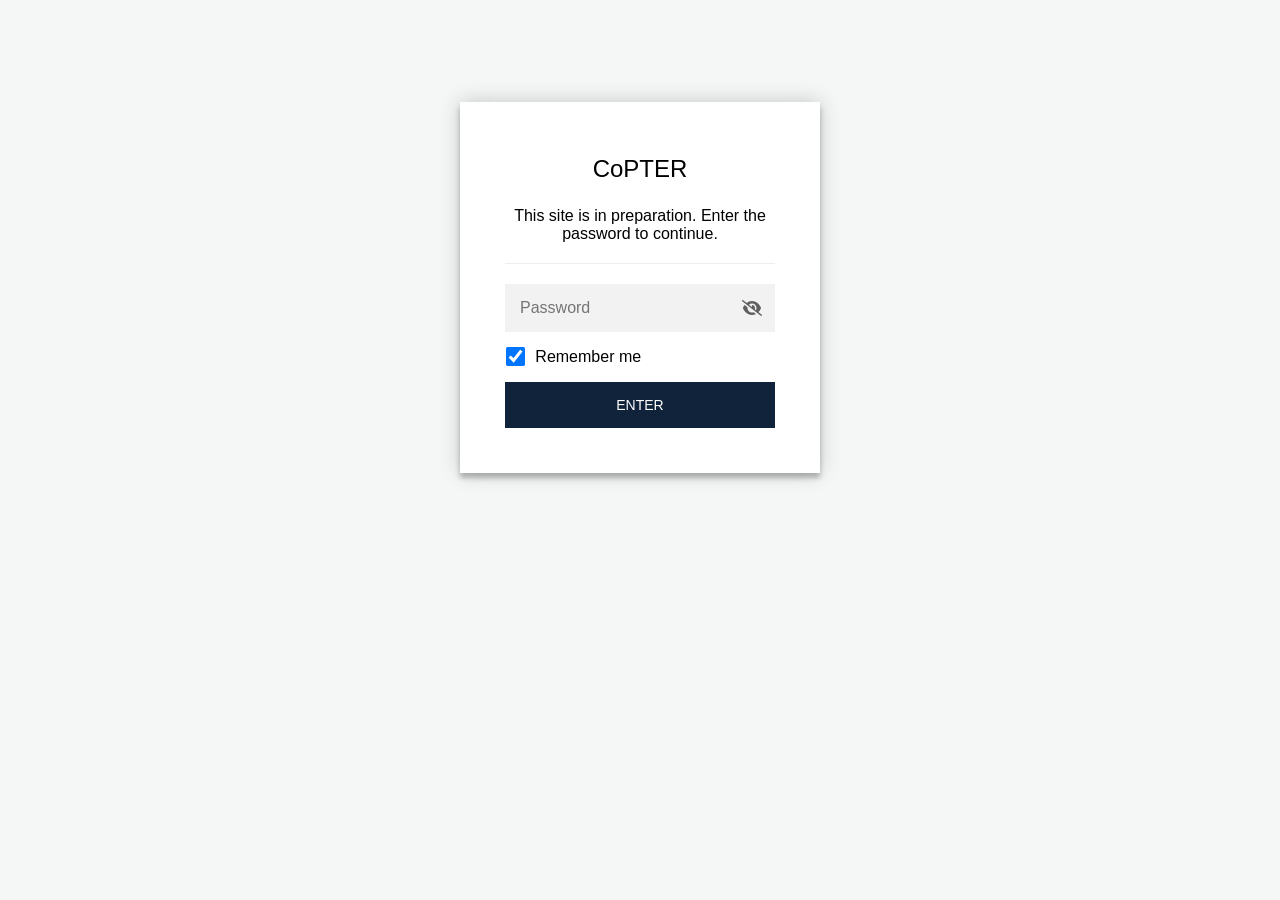
<file: team/index.html>
<!DOCTYPE html>
<html class="staticrypt-html">
    <head>
        <meta charset="utf-8" />
        <title>CoPTER</title>
        <meta name="viewport" content="width=device-width, initial-scale=1" />

        <!-- do not cache this page -->
        <meta http-equiv="cache-control" content="max-age=0" />
        <meta http-equiv="cache-control" content="no-cache" />
        <meta http-equiv="expires" content="0" />
        <meta http-equiv="expires" content="Tue, 01 Jan 1980 1:00:00 GMT" />
        <meta http-equiv="pragma" content="no-cache" />

        <style>
            .staticrypt-hr {
                margin-top: 20px;
                margin-bottom: 20px;
                border: 0;
                border-top: 1px solid #eee;
            }

            .staticrypt-page {
                width: 360px;
                padding: 8% 0 0;
                margin: auto;
                box-sizing: border-box;
            }

            .staticrypt-form {
                position: relative;
                z-index: 1;
                background: #ffffff;
                max-width: 360px;
                margin: 0 auto 100px;
                padding: 45px;
                text-align: center;
                box-shadow: 0 0 20px 0 rgba(0, 0, 0, 0.2), 0 5px 5px 0 rgba(0, 0, 0, 0.24);
            }

            .staticrypt-form input[type="password"],
            input[type="text"] {
                background: inherit;
                border: 0;
                box-sizing: border-box; /* This ensures padding is included in the total width */
                font-size: 14px;
                outline: 0;
                padding: 15px 30px 15px 15px; /* Adjust the padding to ensure there is space for the icon */
                width: 100%;
            }

            .staticrypt-password-container {
                position: relative;
                outline: 0;
                background: #f2f2f2;
                width: 100%;
                border: 0;
                margin: 0 0 15px;
                box-sizing: border-box;
            }

            .staticrypt-toggle-password-visibility {
                cursor: pointer;
                height: 20px;
                opacity: 60%;
                padding: 13px;
                position: absolute;
                right: 0;
                top: 50%;
                transform: translateY(-50%);
                width: 20px;
            }

            .staticrypt-form .staticrypt-decrypt-button {
                text-transform: uppercase;
                outline: 0;
                background: #10233a;
                width: 100%;
                border: 0;
                padding: 15px;
                color: #ffffff;
                font-size: 14px;
                cursor: pointer;
            }

            .staticrypt-form .staticrypt-decrypt-button:hover,
            .staticrypt-form .staticrypt-decrypt-button:active,
            .staticrypt-form .staticrypt-decrypt-button:focus {
                background: #10233a;
                filter: brightness(92%);
            }

            .staticrypt-html {
                height: 100%;
            }

            .staticrypt-body {
                height: 100%;
                margin: 0;
            }

            .staticrypt-content {
                height: 100%;
                margin-bottom: 1em;
                background: #f4f7f6;
                font-family: "Arial", sans-serif;
                -webkit-font-smoothing: antialiased;
                -moz-osx-font-smoothing: grayscale;
            }

            .staticrypt-instructions {
                margin-top: -1em;
                margin-bottom: 1em;
            }

            .staticrypt-title {
                font-size: 1.5em;
            }

            label.staticrypt-remember {
                display: flex;
                align-items: center;
                margin-bottom: 1em;
            }

            .staticrypt-remember input[type="checkbox"] {
                transform: scale(1.5);
                margin-right: 1em;
            }

            .hidden {
                display: none !important;
            }

            .staticrypt-spinner-container {
                height: 100%;
                display: flex;
                align-items: center;
                justify-content: center;
            }

            .staticrypt-spinner {
                display: inline-block;
                width: 2rem;
                height: 2rem;
                vertical-align: text-bottom;
                border: 0.25em solid gray;
                border-right-color: transparent;
                border-radius: 50%;
                -webkit-animation: spinner-border 0.75s linear infinite;
                animation: spinner-border 0.75s linear infinite;
                animation-duration: 0.75s;
                animation-timing-function: linear;
                animation-delay: 0s;
                animation-iteration-count: infinite;
                animation-direction: normal;
                animation-fill-mode: none;
                animation-play-state: running;
                animation-name: spinner-border;
            }

            @keyframes spinner-border {
                100% {
                    transform: rotate(360deg);
                }
            }

            @media screen and (-webkit-min-device-pixel-ratio: 0) {
                .staticrypt-form input[type="password"],
                input[type="text"] {
                    font-size: 16px;
                }
            }
        </style>
    </head>

    <body class="staticrypt-body">
        <div id="staticrypt_loading" class="staticrypt-spinner-container">
            <div class="staticrypt-spinner"></div>
        </div>

        <div id="staticrypt_content" class="staticrypt-content hidden">
            <div class="staticrypt-page">
                <div class="staticrypt-form">
                    <div class="staticrypt-instructions">
                        <p class="staticrypt-title">CoPTER</p>
                        <p>This site is in preparation. Enter the password to continue.</p>
                    </div>

                    <hr class="staticrypt-hr" />

                    <form id="staticrypt-form" action="#" method="post">
                        <div class="staticrypt-password-container">
                            <input
                                id="staticrypt-password"
                                type="password"
                                name="password"
                                placeholder="Password"
                                autofocus
                            />

                            <img
                                class="staticrypt-toggle-password-visibility"
                                alt="Show password"
                                title="Show password"
                                src="[data-uri]"
                            />
                        </div>

                        <label id="staticrypt-remember-label" class="staticrypt-remember hidden">
                            <input id="staticrypt-remember" type="checkbox" name="remember" checked />
                            Remember me
                        </label>

                        <input type="submit" class="staticrypt-decrypt-button" value="Enter" />
                    </form>
                </div>
            </div>
        </div>

        <script>
            // these variables will be filled when generating the file - the template format is 'variable_name'
            const staticryptInitiator = ((function(){
  const exports = {};
  const cryptoEngine = ((function(){
  const exports = {};
  const { subtle } = crypto;

const IV_BITS = 16 * 8;
const HEX_BITS = 4;
const ENCRYPTION_ALGO = "AES-CBC";

/**
 * Translates between utf8 encoded hexadecimal strings
 * and Uint8Array bytes.
 */
const HexEncoder = {
    /**
     * hex string -> bytes
     * @param {string} hexString
     * @returns {Uint8Array}
     */
    parse: function (hexString) {
        if (hexString.length % 2 !== 0) throw "Invalid hexString";
        const arrayBuffer = new Uint8Array(hexString.length / 2);

        for (let i = 0; i < hexString.length; i += 2) {
            const byteValue = parseInt(hexString.substring(i, i + 2), 16);
            if (isNaN(byteValue)) {
                throw "Invalid hexString";
            }
            arrayBuffer[i / 2] = byteValue;
        }
        return arrayBuffer;
    },

    /**
     * bytes -> hex string
     * @param {Uint8Array} bytes
     * @returns {string}
     */
    stringify: function (bytes) {
        const hexBytes = [];

        for (let i = 0; i < bytes.length; ++i) {
            let byteString = bytes[i].toString(16);
            if (byteString.length < 2) {
                byteString = "0" + byteString;
            }
            hexBytes.push(byteString);
        }
        return hexBytes.join("");
    },
};

/**
 * Translates between utf8 strings and Uint8Array bytes.
 */
const UTF8Encoder = {
    parse: function (str) {
        return new TextEncoder().encode(str);
    },

    stringify: function (bytes) {
        return new TextDecoder().decode(bytes);
    },
};

/**
 * Salt and encrypt a msg with a password.
 */
async function encrypt(msg, hashedPassword) {
    // Must be 16 bytes, unpredictable, and preferably cryptographically random. However, it need not be secret.
    // https://developer.mozilla.org/en-US/docs/Web/API/SubtleCrypto/encrypt#parameters
    const iv = crypto.getRandomValues(new Uint8Array(IV_BITS / 8));

    const key = await subtle.importKey("raw", HexEncoder.parse(hashedPassword), ENCRYPTION_ALGO, false, ["encrypt"]);

    const encrypted = await subtle.encrypt(
        {
            name: ENCRYPTION_ALGO,
            iv: iv,
        },
        key,
        UTF8Encoder.parse(msg)
    );

    // iv will be 32 hex characters, we prepend it to the ciphertext for use in decryption
    return HexEncoder.stringify(iv) + HexEncoder.stringify(new Uint8Array(encrypted));
}
exports.encrypt = encrypt;

/**
 * Decrypt a salted msg using a password.
 *
 * @param {string} encryptedMsg
 * @param {string} hashedPassword
 * @returns {Promise<string>}
 */
async function decrypt(encryptedMsg, hashedPassword) {
    const ivLength = IV_BITS / HEX_BITS;
    const iv = HexEncoder.parse(encryptedMsg.substring(0, ivLength));
    const encrypted = encryptedMsg.substring(ivLength);

    const key = await subtle.importKey("raw", HexEncoder.parse(hashedPassword), ENCRYPTION_ALGO, false, ["decrypt"]);

    const outBuffer = await subtle.decrypt(
        {
            name: ENCRYPTION_ALGO,
            iv: iv,
        },
        key,
        HexEncoder.parse(encrypted)
    );

    return UTF8Encoder.stringify(new Uint8Array(outBuffer));
}
exports.decrypt = decrypt;

/**
 * Salt and hash the password so it can be stored in localStorage without opening a password reuse vulnerability.
 *
 * @param {string} password
 * @param {string} salt
 * @returns {Promise<string>}
 */
async function hashPassword(password, salt) {
    // we hash the password in multiple steps, each adding more iterations. This is because we used to allow less
    // iterations, so for backward compatibility reasons, we need to support going from that to more iterations.
    let hashedPassword = await hashLegacyRound(password, salt);

    hashedPassword = await hashSecondRound(hashedPassword, salt);

    return hashThirdRound(hashedPassword, salt);
}
exports.hashPassword = hashPassword;

/**
 * This hashes the password with 1k iterations. This is a low number, we need this function to support backwards
 * compatibility.
 *
 * @param {string} password
 * @param {string} salt
 * @returns {Promise<string>}
 */
function hashLegacyRound(password, salt) {
    return pbkdf2(password, salt, 1000, "SHA-1");
}
exports.hashLegacyRound = hashLegacyRound;

/**
 * Add a second round of iterations. This is because we used to use 1k, so for backwards compatibility with
 * remember-me/autodecrypt links, we need to support going from that to more iterations.
 *
 * @param hashedPassword
 * @param salt
 * @returns {Promise<string>}
 */
function hashSecondRound(hashedPassword, salt) {
    return pbkdf2(hashedPassword, salt, 14000, "SHA-256");
}
exports.hashSecondRound = hashSecondRound;

/**
 * Add a third round of iterations to bring total number to 600k. This is because we used to use 1k, then 15k, so for
 * backwards compatibility with remember-me/autodecrypt links, we need to support going from that to more iterations.
 *
 * @param hashedPassword
 * @param salt
 * @returns {Promise<string>}
 */
function hashThirdRound(hashedPassword, salt) {
    return pbkdf2(hashedPassword, salt, 585000, "SHA-256");
}
exports.hashThirdRound = hashThirdRound;

/**
 * Salt and hash the password so it can be stored in localStorage without opening a password reuse vulnerability.
 *
 * @param {string} password
 * @param {string} salt
 * @param {int} iterations
 * @param {string} hashAlgorithm
 * @returns {Promise<string>}
 */
async function pbkdf2(password, salt, iterations, hashAlgorithm) {
    const key = await subtle.importKey("raw", UTF8Encoder.parse(password), "PBKDF2", false, ["deriveBits"]);

    const keyBytes = await subtle.deriveBits(
        {
            name: "PBKDF2",
            hash: hashAlgorithm,
            iterations,
            salt: UTF8Encoder.parse(salt),
        },
        key,
        256
    );

    return HexEncoder.stringify(new Uint8Array(keyBytes));
}

function generateRandomSalt() {
    const bytes = crypto.getRandomValues(new Uint8Array(128 / 8));

    return HexEncoder.stringify(new Uint8Array(bytes));
}
exports.generateRandomSalt = generateRandomSalt;

async function signMessage(hashedPassword, message) {
    const key = await subtle.importKey(
        "raw",
        HexEncoder.parse(hashedPassword),
        {
            name: "HMAC",
            hash: "SHA-256",
        },
        false,
        ["sign"]
    );
    const signature = await subtle.sign("HMAC", key, UTF8Encoder.parse(message));

    return HexEncoder.stringify(new Uint8Array(signature));
}
exports.signMessage = signMessage;

function getRandomAlphanum() {
    const possibleCharacters = "abcdefghijklmnopqrstuvwxyzABCDEFGHIJKLMNOPQRSTUVWXYZ0123456789";

    let byteArray;
    let parsedInt;

    // Keep generating new random bytes until we get a value that falls
    // within a range that can be evenly divided by possibleCharacters.length
    do {
        byteArray = crypto.getRandomValues(new Uint8Array(1));
        // extract the lowest byte to get an int from 0 to 255 (probably unnecessary, since we're only generating 1 byte)
        parsedInt = byteArray[0] & 0xff;
    } while (parsedInt >= 256 - (256 % possibleCharacters.length));

    // Take the modulo of the parsed integer to get a random number between 0 and totalLength - 1
    const randomIndex = parsedInt % possibleCharacters.length;

    return possibleCharacters[randomIndex];
}

/**
 * Generate a random string of a given length.
 *
 * @param {int} length
 * @returns {string}
 */
function generateRandomString(length) {
    let randomString = "";

    for (let i = 0; i < length; i++) {
        randomString += getRandomAlphanum();
    }

    return randomString;
}
exports.generateRandomString = generateRandomString;

  return exports;
})());
const codec = ((function(){
  const exports = {};
  /**
 * Initialize the codec with the provided cryptoEngine - this return functions to encode and decode messages.
 *
 * @param cryptoEngine - the engine to use for encryption / decryption
 */
function init(cryptoEngine) {
    const exports = {};

    /**
     * Top-level function for encoding a message.
     * Includes password hashing, encryption, and signing.
     *
     * @param {string} msg
     * @param {string} password
     * @param {string} salt
     *
     * @returns {string} The encoded text
     */
    async function encode(msg, password, salt) {
        const hashedPassword = await cryptoEngine.hashPassword(password, salt);

        const encrypted = await cryptoEngine.encrypt(msg, hashedPassword);

        // we use the hashed password in the HMAC because this is effectively what will be used a password (so we can store
        // it in localStorage safely, we don't use the clear text password)
        const hmac = await cryptoEngine.signMessage(hashedPassword, encrypted);

        return hmac + encrypted;
    }
    exports.encode = encode;

    /**
     * Encode using a password that has already been hashed. This is useful to encode multiple messages in a row, that way
     * we don't need to hash the password multiple times.
     *
     * @param {string} msg
     * @param {string} hashedPassword
     *
     * @returns {string} The encoded text
     */
    async function encodeWithHashedPassword(msg, hashedPassword) {
        const encrypted = await cryptoEngine.encrypt(msg, hashedPassword);

        // we use the hashed password in the HMAC because this is effectively what will be used a password (so we can store
        // it in localStorage safely, we don't use the clear text password)
        const hmac = await cryptoEngine.signMessage(hashedPassword, encrypted);

        return hmac + encrypted;
    }
    exports.encodeWithHashedPassword = encodeWithHashedPassword;

    /**
     * Top-level function for decoding a message.
     * Includes signature check and decryption.
     *
     * @param {string} signedMsg
     * @param {string} hashedPassword
     * @param {string} salt
     * @param {int} backwardCompatibleAttempt
     * @param {string} originalPassword
     *
     * @returns {Object} {success: true, decoded: string} | {success: false, message: string}
     */
    async function decode(signedMsg, hashedPassword, salt, backwardCompatibleAttempt = 0, originalPassword = "") {
        const encryptedHMAC = signedMsg.substring(0, 64);
        const encryptedMsg = signedMsg.substring(64);
        const decryptedHMAC = await cryptoEngine.signMessage(hashedPassword, encryptedMsg);

        if (decryptedHMAC !== encryptedHMAC) {
            // we have been raising the number of iterations in the hashing algorithm multiple times, so to support the old
            // remember-me/autodecrypt links we need to try bringing the old hashes up to speed.
            originalPassword = originalPassword || hashedPassword;
            if (backwardCompatibleAttempt === 0) {
                const updatedHashedPassword = await cryptoEngine.hashThirdRound(originalPassword, salt);

                return decode(signedMsg, updatedHashedPassword, salt, backwardCompatibleAttempt + 1, originalPassword);
            }
            if (backwardCompatibleAttempt === 1) {
                let updatedHashedPassword = await cryptoEngine.hashSecondRound(originalPassword, salt);
                updatedHashedPassword = await cryptoEngine.hashThirdRound(updatedHashedPassword, salt);

                return decode(signedMsg, updatedHashedPassword, salt, backwardCompatibleAttempt + 1, originalPassword);
            }

            return { success: false, message: "Signature mismatch" };
        }

        return {
            success: true,
            decoded: await cryptoEngine.decrypt(encryptedMsg, hashedPassword),
        };
    }
    exports.decode = decode;

    return exports;
}
exports.init = init;

  return exports;
})());
const decode = codec.init(cryptoEngine).decode;

/**
 * Initialize the staticrypt module, that exposes functions callbable by the password_template.
 *
 * @param {{
 *  staticryptEncryptedMsgUniqueVariableName: string,
 *  isRememberEnabled: boolean,
 *  rememberDurationInDays: number,
 *  staticryptSaltUniqueVariableName: string,
 * }} staticryptConfig - object of data that is stored on the password_template at encryption time.
 *
 * @param {{
 *  rememberExpirationKey: string,
 *  rememberPassphraseKey: string,
 *  replaceHtmlCallback: function,
 *  clearLocalStorageCallback: function,
 * }} templateConfig - object of data that can be configured by a custom password_template.
 */
function init(staticryptConfig, templateConfig) {
    const exports = {};

    /**
     * Decrypt our encrypted page, replace the whole HTML.
     *
     * @param {string} hashedPassword
     * @returns {Promise<boolean>}
     */
    async function decryptAndReplaceHtml(hashedPassword) {
        const { staticryptEncryptedMsgUniqueVariableName, staticryptSaltUniqueVariableName } = staticryptConfig;
        const { replaceHtmlCallback } = templateConfig;

        const result = await decode(
            staticryptEncryptedMsgUniqueVariableName,
            hashedPassword,
            staticryptSaltUniqueVariableName
        );
        if (!result.success) {
            return false;
        }
        const plainHTML = result.decoded;

        // if the user configured a callback call it, otherwise just replace the whole HTML
        if (typeof replaceHtmlCallback === "function") {
            replaceHtmlCallback(plainHTML);
        } else {
            document.write(plainHTML);
            document.close();
        }

        return true;
    }

    /**
     * Attempt to decrypt the page and replace the whole HTML.
     *
     * @param {string} password
     * @param {boolean} isRememberChecked
     *
     * @returns {Promise<{isSuccessful: boolean, hashedPassword?: string}>} - we return an object, so that if we want to
     *   expose more information in the future we can do it without breaking the password_template
     */
    async function handleDecryptionOfPage(password, isRememberChecked) {
        const { staticryptSaltUniqueVariableName } = staticryptConfig;

        // decrypt and replace the whole page
        const hashedPassword = await cryptoEngine.hashPassword(password, staticryptSaltUniqueVariableName);
        return handleDecryptionOfPageFromHash(hashedPassword, isRememberChecked);
    }
    exports.handleDecryptionOfPage = handleDecryptionOfPage;

    async function handleDecryptionOfPageFromHash(hashedPassword, isRememberChecked) {
        const { isRememberEnabled, rememberDurationInDays } = staticryptConfig;
        const { rememberExpirationKey, rememberPassphraseKey } = templateConfig;

        const isDecryptionSuccessful = await decryptAndReplaceHtml(hashedPassword);

        if (!isDecryptionSuccessful) {
            return {
                isSuccessful: false,
                hashedPassword,
            };
        }

        // remember the hashedPassword and set its expiration if necessary
        if (isRememberEnabled && isRememberChecked) {
            window.localStorage.setItem(rememberPassphraseKey, hashedPassword);

            // set the expiration if the duration isn't 0 (meaning no expiration)
            if (rememberDurationInDays > 0) {
                window.localStorage.setItem(
                    rememberExpirationKey,
                    (new Date().getTime() + rememberDurationInDays * 24 * 60 * 60 * 1000).toString()
                );
            }
        }

        return {
            isSuccessful: true,
            hashedPassword,
        };
    }
    exports.handleDecryptionOfPageFromHash = handleDecryptionOfPageFromHash;

    /**
     * Clear localstorage from staticrypt related values
     */
    function clearLocalStorage() {
        const { clearLocalStorageCallback, rememberExpirationKey, rememberPassphraseKey } = templateConfig;

        if (typeof clearLocalStorageCallback === "function") {
            clearLocalStorageCallback();
        } else {
            localStorage.removeItem(rememberPassphraseKey);
            localStorage.removeItem(rememberExpirationKey);
        }
    }

    async function handleDecryptOnLoad() {
        let isSuccessful = await decryptOnLoadFromUrl();

        if (!isSuccessful) {
            isSuccessful = await decryptOnLoadFromRememberMe();
        }

        return { isSuccessful };
    }
    exports.handleDecryptOnLoad = handleDecryptOnLoad;

    /**
     * Clear storage if we are logging out
     *
     * @returns {boolean} - whether we logged out
     */
    function logoutIfNeeded() {
        const logoutKey = "staticrypt_logout";

        // handle logout through query param
        const queryParams = new URLSearchParams(window.location.search);
        if (queryParams.has(logoutKey)) {
            clearLocalStorage();
            return true;
        }

        // handle logout through URL fragment
        const hash = window.location.hash.substring(1);
        if (hash.includes(logoutKey)) {
            clearLocalStorage();
            return true;
        }

        return false;
    }

    /**
     * To be called on load: check if we want to try to decrypt and replace the HTML with the decrypted content, and
     * try to do it if needed.
     *
     * @returns {Promise<boolean>} true if we derypted and replaced the whole page, false otherwise
     */
    async function decryptOnLoadFromRememberMe() {
        const { rememberDurationInDays } = staticryptConfig;
        const { rememberExpirationKey, rememberPassphraseKey } = templateConfig;

        // if we are login out, terminate
        if (logoutIfNeeded()) {
            return false;
        }

        // if there is expiration configured, check if we're not beyond the expiration
        if (rememberDurationInDays && rememberDurationInDays > 0) {
            const expiration = localStorage.getItem(rememberExpirationKey),
                isExpired = expiration && new Date().getTime() > parseInt(expiration);

            if (isExpired) {
                clearLocalStorage();
                return false;
            }
        }

        const hashedPassword = localStorage.getItem(rememberPassphraseKey);

        if (hashedPassword) {
            // try to decrypt
            const isDecryptionSuccessful = await decryptAndReplaceHtml(hashedPassword);

            // if the decryption is unsuccessful the password might be wrong - silently clear the saved data and let
            // the user fill the password form again
            if (!isDecryptionSuccessful) {
                clearLocalStorage();
                return false;
            }

            return true;
        }

        return false;
    }

    async function decryptOnLoadFromUrl() {
        const passwordKey = "staticrypt_pwd";
        const rememberMeKey = "remember_me";

        // try to get the password from the query param (for backward compatibility - we now want to avoid this method,
        // since it sends the hashed password to the server which isn't needed)
        const queryParams = new URLSearchParams(window.location.search);
        const hashedPasswordQuery = queryParams.get(passwordKey);
        const rememberMeQuery = queryParams.get(rememberMeKey);

        const urlFragment = window.location.hash.substring(1);
        // get the password from the url fragment
        const hashedPasswordRegexMatch = urlFragment.match(new RegExp(passwordKey + "=([^&]*)"));
        const hashedPasswordFragment = hashedPasswordRegexMatch ? hashedPasswordRegexMatch[1] : null;
        const rememberMeFragment = urlFragment.includes(rememberMeKey);

        const hashedPassword = hashedPasswordFragment || hashedPasswordQuery;
        const rememberMe = rememberMeFragment || rememberMeQuery;

        if (hashedPassword) {
            return handleDecryptionOfPageFromHash(hashedPassword, rememberMe);
        }

        return false;
    }

    return exports;
}
exports.init = init;

  return exports;
})());
            const templateError = "Bad password!",
                templateToggleAltShow = "Show password",
                templateToggleAltHide = "Hide password",
                isRememberEnabled = true,
                staticryptConfig = {"staticryptEncryptedMsgUniqueVariableName":"[base64]","isRememberEnabled":true,"rememberDurationInDays":30,"staticryptSaltUniqueVariableName":"5c9e1f0a7b3d42e8a6c1d0f9b2e47a35"};

            // you can edit these values to customize some of the behavior of StatiCrypt
            const templateConfig = {
                rememberExpirationKey: "staticrypt_expiration",
                rememberPassphraseKey: "staticrypt_passphrase",
                replaceHtmlCallback: null,
                clearLocalStorageCallback: null,
            };

            // init the staticrypt engine
            const staticrypt = staticryptInitiator.init(staticryptConfig, templateConfig);

            // try to automatically decrypt on load if there is a saved password
            window.onload = async function () {
                const { isSuccessful } = await staticrypt.handleDecryptOnLoad();

                // if we didn't decrypt anything on load, show the password prompt. Otherwise the content has already been
                // replaced, no need to do anything
                if (!isSuccessful) {
                    // hide loading screen
                    document.getElementById("staticrypt_loading").classList.add("hidden");
                    document.getElementById("staticrypt_content").classList.remove("hidden");
                    document.getElementById("staticrypt-password").focus();

                    // show the remember me checkbox
                    if (isRememberEnabled) {
                        document.getElementById("staticrypt-remember-label").classList.remove("hidden");
                    }
                }
            };

            // toggle password visibility
            const toggleIcon = document.querySelector(".staticrypt-toggle-password-visibility");
            // these two icons are coming from FontAwesome
            const imgSrcEyeClosed =
                "[data-uri]";
            const imgSrcEyeOpened =
                "[data-uri]";
            toggleIcon.addEventListener("click", function () {
                const passwordInput = document.getElementById("staticrypt-password");
                if (passwordInput.type === "password") {
                    passwordInput.type = "text";
                    toggleIcon.src = imgSrcEyeOpened;
                    toggleIcon.alt = templateToggleAltHide;
                    toggleIcon.title = templateToggleAltHide;
                } else {
                    passwordInput.type = "password";
                    toggleIcon.src = imgSrcEyeClosed;
                    toggleIcon.alt = templateToggleAltShow;
                    toggleIcon.title = templateToggleAltShow;
                }
            });

            // handle password form submission
            document.getElementById("staticrypt-form").addEventListener("submit", async function (e) {
                e.preventDefault();

                const password = document.getElementById("staticrypt-password").value,
                    isRememberChecked = document.getElementById("staticrypt-remember").checked;

                const { isSuccessful } = await staticrypt.handleDecryptionOfPage(password, isRememberChecked);

                if (!isSuccessful) {
                    alert(templateError);
                }
            });
        </script>
    </body>
</html>
</file>
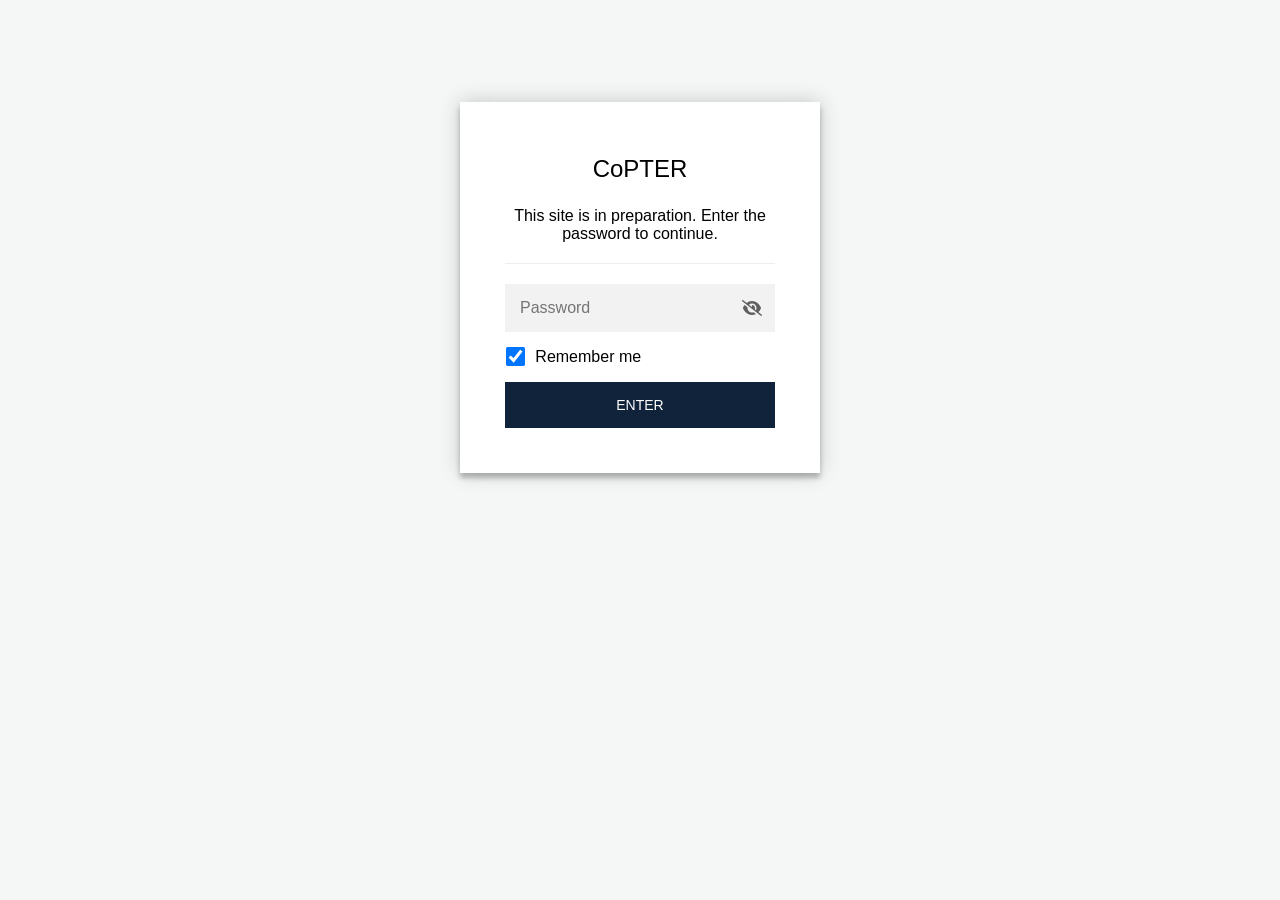
<file: terrain/index.html>
<!DOCTYPE html>
<html class="staticrypt-html">
    <head>
        <meta charset="utf-8" />
        <title>CoPTER</title>
        <meta name="viewport" content="width=device-width, initial-scale=1" />

        <!-- do not cache this page -->
        <meta http-equiv="cache-control" content="max-age=0" />
        <meta http-equiv="cache-control" content="no-cache" />
        <meta http-equiv="expires" content="0" />
        <meta http-equiv="expires" content="Tue, 01 Jan 1980 1:00:00 GMT" />
        <meta http-equiv="pragma" content="no-cache" />

        <style>
            .staticrypt-hr {
                margin-top: 20px;
                margin-bottom: 20px;
                border: 0;
                border-top: 1px solid #eee;
            }

            .staticrypt-page {
                width: 360px;
                padding: 8% 0 0;
                margin: auto;
                box-sizing: border-box;
            }

            .staticrypt-form {
                position: relative;
                z-index: 1;
                background: #ffffff;
                max-width: 360px;
                margin: 0 auto 100px;
                padding: 45px;
                text-align: center;
                box-shadow: 0 0 20px 0 rgba(0, 0, 0, 0.2), 0 5px 5px 0 rgba(0, 0, 0, 0.24);
            }

            .staticrypt-form input[type="password"],
            input[type="text"] {
                background: inherit;
                border: 0;
                box-sizing: border-box; /* This ensures padding is included in the total width */
                font-size: 14px;
                outline: 0;
                padding: 15px 30px 15px 15px; /* Adjust the padding to ensure there is space for the icon */
                width: 100%;
            }

            .staticrypt-password-container {
                position: relative;
                outline: 0;
                background: #f2f2f2;
                width: 100%;
                border: 0;
                margin: 0 0 15px;
                box-sizing: border-box;
            }

            .staticrypt-toggle-password-visibility {
                cursor: pointer;
                height: 20px;
                opacity: 60%;
                padding: 13px;
                position: absolute;
                right: 0;
                top: 50%;
                transform: translateY(-50%);
                width: 20px;
            }

            .staticrypt-form .staticrypt-decrypt-button {
                text-transform: uppercase;
                outline: 0;
                background: #10233a;
                width: 100%;
                border: 0;
                padding: 15px;
                color: #ffffff;
                font-size: 14px;
                cursor: pointer;
            }

            .staticrypt-form .staticrypt-decrypt-button:hover,
            .staticrypt-form .staticrypt-decrypt-button:active,
            .staticrypt-form .staticrypt-decrypt-button:focus {
                background: #10233a;
                filter: brightness(92%);
            }

            .staticrypt-html {
                height: 100%;
            }

            .staticrypt-body {
                height: 100%;
                margin: 0;
            }

            .staticrypt-content {
                height: 100%;
                margin-bottom: 1em;
                background: #f4f7f6;
                font-family: "Arial", sans-serif;
                -webkit-font-smoothing: antialiased;
                -moz-osx-font-smoothing: grayscale;
            }

            .staticrypt-instructions {
                margin-top: -1em;
                margin-bottom: 1em;
            }

            .staticrypt-title {
                font-size: 1.5em;
            }

            label.staticrypt-remember {
                display: flex;
                align-items: center;
                margin-bottom: 1em;
            }

            .staticrypt-remember input[type="checkbox"] {
                transform: scale(1.5);
                margin-right: 1em;
            }

            .hidden {
                display: none !important;
            }

            .staticrypt-spinner-container {
                height: 100%;
                display: flex;
                align-items: center;
                justify-content: center;
            }

            .staticrypt-spinner {
                display: inline-block;
                width: 2rem;
                height: 2rem;
                vertical-align: text-bottom;
                border: 0.25em solid gray;
                border-right-color: transparent;
                border-radius: 50%;
                -webkit-animation: spinner-border 0.75s linear infinite;
                animation: spinner-border 0.75s linear infinite;
                animation-duration: 0.75s;
                animation-timing-function: linear;
                animation-delay: 0s;
                animation-iteration-count: infinite;
                animation-direction: normal;
                animation-fill-mode: none;
                animation-play-state: running;
                animation-name: spinner-border;
            }

            @keyframes spinner-border {
                100% {
                    transform: rotate(360deg);
                }
            }

            @media screen and (-webkit-min-device-pixel-ratio: 0) {
                .staticrypt-form input[type="password"],
                input[type="text"] {
                    font-size: 16px;
                }
            }
        </style>
    </head>

    <body class="staticrypt-body">
        <div id="staticrypt_loading" class="staticrypt-spinner-container">
            <div class="staticrypt-spinner"></div>
        </div>

        <div id="staticrypt_content" class="staticrypt-content hidden">
            <div class="staticrypt-page">
                <div class="staticrypt-form">
                    <div class="staticrypt-instructions">
                        <p class="staticrypt-title">CoPTER</p>
                        <p>This site is in preparation. Enter the password to continue.</p>
                    </div>

                    <hr class="staticrypt-hr" />

                    <form id="staticrypt-form" action="#" method="post">
                        <div class="staticrypt-password-container">
                            <input
                                id="staticrypt-password"
                                type="password"
                                name="password"
                                placeholder="Password"
                                autofocus
                            />

                            <img
                                class="staticrypt-toggle-password-visibility"
                                alt="Show password"
                                title="Show password"
                                src="[data-uri]"
                            />
                        </div>

                        <label id="staticrypt-remember-label" class="staticrypt-remember hidden">
                            <input id="staticrypt-remember" type="checkbox" name="remember" checked />
                            Remember me
                        </label>

                        <input type="submit" class="staticrypt-decrypt-button" value="Enter" />
                    </form>
                </div>
            </div>
        </div>

        <script>
            // these variables will be filled when generating the file - the template format is 'variable_name'
            const staticryptInitiator = ((function(){
  const exports = {};
  const cryptoEngine = ((function(){
  const exports = {};
  const { subtle } = crypto;

const IV_BITS = 16 * 8;
const HEX_BITS = 4;
const ENCRYPTION_ALGO = "AES-CBC";

/**
 * Translates between utf8 encoded hexadecimal strings
 * and Uint8Array bytes.
 */
const HexEncoder = {
    /**
     * hex string -> bytes
     * @param {string} hexString
     * @returns {Uint8Array}
     */
    parse: function (hexString) {
        if (hexString.length % 2 !== 0) throw "Invalid hexString";
        const arrayBuffer = new Uint8Array(hexString.length / 2);

        for (let i = 0; i < hexString.length; i += 2) {
            const byteValue = parseInt(hexString.substring(i, i + 2), 16);
            if (isNaN(byteValue)) {
                throw "Invalid hexString";
            }
            arrayBuffer[i / 2] = byteValue;
        }
        return arrayBuffer;
    },

    /**
     * bytes -> hex string
     * @param {Uint8Array} bytes
     * @returns {string}
     */
    stringify: function (bytes) {
        const hexBytes = [];

        for (let i = 0; i < bytes.length; ++i) {
            let byteString = bytes[i].toString(16);
            if (byteString.length < 2) {
                byteString = "0" + byteString;
            }
            hexBytes.push(byteString);
        }
        return hexBytes.join("");
    },
};

/**
 * Translates between utf8 strings and Uint8Array bytes.
 */
const UTF8Encoder = {
    parse: function (str) {
        return new TextEncoder().encode(str);
    },

    stringify: function (bytes) {
        return new TextDecoder().decode(bytes);
    },
};

/**
 * Salt and encrypt a msg with a password.
 */
async function encrypt(msg, hashedPassword) {
    // Must be 16 bytes, unpredictable, and preferably cryptographically random. However, it need not be secret.
    // https://developer.mozilla.org/en-US/docs/Web/API/SubtleCrypto/encrypt#parameters
    const iv = crypto.getRandomValues(new Uint8Array(IV_BITS / 8));

    const key = await subtle.importKey("raw", HexEncoder.parse(hashedPassword), ENCRYPTION_ALGO, false, ["encrypt"]);

    const encrypted = await subtle.encrypt(
        {
            name: ENCRYPTION_ALGO,
            iv: iv,
        },
        key,
        UTF8Encoder.parse(msg)
    );

    // iv will be 32 hex characters, we prepend it to the ciphertext for use in decryption
    return HexEncoder.stringify(iv) + HexEncoder.stringify(new Uint8Array(encrypted));
}
exports.encrypt = encrypt;

/**
 * Decrypt a salted msg using a password.
 *
 * @param {string} encryptedMsg
 * @param {string} hashedPassword
 * @returns {Promise<string>}
 */
async function decrypt(encryptedMsg, hashedPassword) {
    const ivLength = IV_BITS / HEX_BITS;
    const iv = HexEncoder.parse(encryptedMsg.substring(0, ivLength));
    const encrypted = encryptedMsg.substring(ivLength);

    const key = await subtle.importKey("raw", HexEncoder.parse(hashedPassword), ENCRYPTION_ALGO, false, ["decrypt"]);

    const outBuffer = await subtle.decrypt(
        {
            name: ENCRYPTION_ALGO,
            iv: iv,
        },
        key,
        HexEncoder.parse(encrypted)
    );

    return UTF8Encoder.stringify(new Uint8Array(outBuffer));
}
exports.decrypt = decrypt;

/**
 * Salt and hash the password so it can be stored in localStorage without opening a password reuse vulnerability.
 *
 * @param {string} password
 * @param {string} salt
 * @returns {Promise<string>}
 */
async function hashPassword(password, salt) {
    // we hash the password in multiple steps, each adding more iterations. This is because we used to allow less
    // iterations, so for backward compatibility reasons, we need to support going from that to more iterations.
    let hashedPassword = await hashLegacyRound(password, salt);

    hashedPassword = await hashSecondRound(hashedPassword, salt);

    return hashThirdRound(hashedPassword, salt);
}
exports.hashPassword = hashPassword;

/**
 * This hashes the password with 1k iterations. This is a low number, we need this function to support backwards
 * compatibility.
 *
 * @param {string} password
 * @param {string} salt
 * @returns {Promise<string>}
 */
function hashLegacyRound(password, salt) {
    return pbkdf2(password, salt, 1000, "SHA-1");
}
exports.hashLegacyRound = hashLegacyRound;

/**
 * Add a second round of iterations. This is because we used to use 1k, so for backwards compatibility with
 * remember-me/autodecrypt links, we need to support going from that to more iterations.
 *
 * @param hashedPassword
 * @param salt
 * @returns {Promise<string>}
 */
function hashSecondRound(hashedPassword, salt) {
    return pbkdf2(hashedPassword, salt, 14000, "SHA-256");
}
exports.hashSecondRound = hashSecondRound;

/**
 * Add a third round of iterations to bring total number to 600k. This is because we used to use 1k, then 15k, so for
 * backwards compatibility with remember-me/autodecrypt links, we need to support going from that to more iterations.
 *
 * @param hashedPassword
 * @param salt
 * @returns {Promise<string>}
 */
function hashThirdRound(hashedPassword, salt) {
    return pbkdf2(hashedPassword, salt, 585000, "SHA-256");
}
exports.hashThirdRound = hashThirdRound;

/**
 * Salt and hash the password so it can be stored in localStorage without opening a password reuse vulnerability.
 *
 * @param {string} password
 * @param {string} salt
 * @param {int} iterations
 * @param {string} hashAlgorithm
 * @returns {Promise<string>}
 */
async function pbkdf2(password, salt, iterations, hashAlgorithm) {
    const key = await subtle.importKey("raw", UTF8Encoder.parse(password), "PBKDF2", false, ["deriveBits"]);

    const keyBytes = await subtle.deriveBits(
        {
            name: "PBKDF2",
            hash: hashAlgorithm,
            iterations,
            salt: UTF8Encoder.parse(salt),
        },
        key,
        256
    );

    return HexEncoder.stringify(new Uint8Array(keyBytes));
}

function generateRandomSalt() {
    const bytes = crypto.getRandomValues(new Uint8Array(128 / 8));

    return HexEncoder.stringify(new Uint8Array(bytes));
}
exports.generateRandomSalt = generateRandomSalt;

async function signMessage(hashedPassword, message) {
    const key = await subtle.importKey(
        "raw",
        HexEncoder.parse(hashedPassword),
        {
            name: "HMAC",
            hash: "SHA-256",
        },
        false,
        ["sign"]
    );
    const signature = await subtle.sign("HMAC", key, UTF8Encoder.parse(message));

    return HexEncoder.stringify(new Uint8Array(signature));
}
exports.signMessage = signMessage;

function getRandomAlphanum() {
    const possibleCharacters = "abcdefghijklmnopqrstuvwxyzABCDEFGHIJKLMNOPQRSTUVWXYZ0123456789";

    let byteArray;
    let parsedInt;

    // Keep generating new random bytes until we get a value that falls
    // within a range that can be evenly divided by possibleCharacters.length
    do {
        byteArray = crypto.getRandomValues(new Uint8Array(1));
        // extract the lowest byte to get an int from 0 to 255 (probably unnecessary, since we're only generating 1 byte)
        parsedInt = byteArray[0] & 0xff;
    } while (parsedInt >= 256 - (256 % possibleCharacters.length));

    // Take the modulo of the parsed integer to get a random number between 0 and totalLength - 1
    const randomIndex = parsedInt % possibleCharacters.length;

    return possibleCharacters[randomIndex];
}

/**
 * Generate a random string of a given length.
 *
 * @param {int} length
 * @returns {string}
 */
function generateRandomString(length) {
    let randomString = "";

    for (let i = 0; i < length; i++) {
        randomString += getRandomAlphanum();
    }

    return randomString;
}
exports.generateRandomString = generateRandomString;

  return exports;
})());
const codec = ((function(){
  const exports = {};
  /**
 * Initialize the codec with the provided cryptoEngine - this return functions to encode and decode messages.
 *
 * @param cryptoEngine - the engine to use for encryption / decryption
 */
function init(cryptoEngine) {
    const exports = {};

    /**
     * Top-level function for encoding a message.
     * Includes password hashing, encryption, and signing.
     *
     * @param {string} msg
     * @param {string} password
     * @param {string} salt
     *
     * @returns {string} The encoded text
     */
    async function encode(msg, password, salt) {
        const hashedPassword = await cryptoEngine.hashPassword(password, salt);

        const encrypted = await cryptoEngine.encrypt(msg, hashedPassword);

        // we use the hashed password in the HMAC because this is effectively what will be used a password (so we can store
        // it in localStorage safely, we don't use the clear text password)
        const hmac = await cryptoEngine.signMessage(hashedPassword, encrypted);

        return hmac + encrypted;
    }
    exports.encode = encode;

    /**
     * Encode using a password that has already been hashed. This is useful to encode multiple messages in a row, that way
     * we don't need to hash the password multiple times.
     *
     * @param {string} msg
     * @param {string} hashedPassword
     *
     * @returns {string} The encoded text
     */
    async function encodeWithHashedPassword(msg, hashedPassword) {
        const encrypted = await cryptoEngine.encrypt(msg, hashedPassword);

        // we use the hashed password in the HMAC because this is effectively what will be used a password (so we can store
        // it in localStorage safely, we don't use the clear text password)
        const hmac = await cryptoEngine.signMessage(hashedPassword, encrypted);

        return hmac + encrypted;
    }
    exports.encodeWithHashedPassword = encodeWithHashedPassword;

    /**
     * Top-level function for decoding a message.
     * Includes signature check and decryption.
     *
     * @param {string} signedMsg
     * @param {string} hashedPassword
     * @param {string} salt
     * @param {int} backwardCompatibleAttempt
     * @param {string} originalPassword
     *
     * @returns {Object} {success: true, decoded: string} | {success: false, message: string}
     */
    async function decode(signedMsg, hashedPassword, salt, backwardCompatibleAttempt = 0, originalPassword = "") {
        const encryptedHMAC = signedMsg.substring(0, 64);
        const encryptedMsg = signedMsg.substring(64);
        const decryptedHMAC = await cryptoEngine.signMessage(hashedPassword, encryptedMsg);

        if (decryptedHMAC !== encryptedHMAC) {
            // we have been raising the number of iterations in the hashing algorithm multiple times, so to support the old
            // remember-me/autodecrypt links we need to try bringing the old hashes up to speed.
            originalPassword = originalPassword || hashedPassword;
            if (backwardCompatibleAttempt === 0) {
                const updatedHashedPassword = await cryptoEngine.hashThirdRound(originalPassword, salt);

                return decode(signedMsg, updatedHashedPassword, salt, backwardCompatibleAttempt + 1, originalPassword);
            }
            if (backwardCompatibleAttempt === 1) {
                let updatedHashedPassword = await cryptoEngine.hashSecondRound(originalPassword, salt);
                updatedHashedPassword = await cryptoEngine.hashThirdRound(updatedHashedPassword, salt);

                return decode(signedMsg, updatedHashedPassword, salt, backwardCompatibleAttempt + 1, originalPassword);
            }

            return { success: false, message: "Signature mismatch" };
        }

        return {
            success: true,
            decoded: await cryptoEngine.decrypt(encryptedMsg, hashedPassword),
        };
    }
    exports.decode = decode;

    return exports;
}
exports.init = init;

  return exports;
})());
const decode = codec.init(cryptoEngine).decode;

/**
 * Initialize the staticrypt module, that exposes functions callbable by the password_template.
 *
 * @param {{
 *  staticryptEncryptedMsgUniqueVariableName: string,
 *  isRememberEnabled: boolean,
 *  rememberDurationInDays: number,
 *  staticryptSaltUniqueVariableName: string,
 * }} staticryptConfig - object of data that is stored on the password_template at encryption time.
 *
 * @param {{
 *  rememberExpirationKey: string,
 *  rememberPassphraseKey: string,
 *  replaceHtmlCallback: function,
 *  clearLocalStorageCallback: function,
 * }} templateConfig - object of data that can be configured by a custom password_template.
 */
function init(staticryptConfig, templateConfig) {
    const exports = {};

    /**
     * Decrypt our encrypted page, replace the whole HTML.
     *
     * @param {string} hashedPassword
     * @returns {Promise<boolean>}
     */
    async function decryptAndReplaceHtml(hashedPassword) {
        const { staticryptEncryptedMsgUniqueVariableName, staticryptSaltUniqueVariableName } = staticryptConfig;
        const { replaceHtmlCallback } = templateConfig;

        const result = await decode(
            staticryptEncryptedMsgUniqueVariableName,
            hashedPassword,
            staticryptSaltUniqueVariableName
        );
        if (!result.success) {
            return false;
        }
        const plainHTML = result.decoded;

        // if the user configured a callback call it, otherwise just replace the whole HTML
        if (typeof replaceHtmlCallback === "function") {
            replaceHtmlCallback(plainHTML);
        } else {
            document.write(plainHTML);
            document.close();
        }

        return true;
    }

    /**
     * Attempt to decrypt the page and replace the whole HTML.
     *
     * @param {string} password
     * @param {boolean} isRememberChecked
     *
     * @returns {Promise<{isSuccessful: boolean, hashedPassword?: string}>} - we return an object, so that if we want to
     *   expose more information in the future we can do it without breaking the password_template
     */
    async function handleDecryptionOfPage(password, isRememberChecked) {
        const { staticryptSaltUniqueVariableName } = staticryptConfig;

        // decrypt and replace the whole page
        const hashedPassword = await cryptoEngine.hashPassword(password, staticryptSaltUniqueVariableName);
        return handleDecryptionOfPageFromHash(hashedPassword, isRememberChecked);
    }
    exports.handleDecryptionOfPage = handleDecryptionOfPage;

    async function handleDecryptionOfPageFromHash(hashedPassword, isRememberChecked) {
        const { isRememberEnabled, rememberDurationInDays } = staticryptConfig;
        const { rememberExpirationKey, rememberPassphraseKey } = templateConfig;

        const isDecryptionSuccessful = await decryptAndReplaceHtml(hashedPassword);

        if (!isDecryptionSuccessful) {
            return {
                isSuccessful: false,
                hashedPassword,
            };
        }

        // remember the hashedPassword and set its expiration if necessary
        if (isRememberEnabled && isRememberChecked) {
            window.localStorage.setItem(rememberPassphraseKey, hashedPassword);

            // set the expiration if the duration isn't 0 (meaning no expiration)
            if (rememberDurationInDays > 0) {
                window.localStorage.setItem(
                    rememberExpirationKey,
                    (new Date().getTime() + rememberDurationInDays * 24 * 60 * 60 * 1000).toString()
                );
            }
        }

        return {
            isSuccessful: true,
            hashedPassword,
        };
    }
    exports.handleDecryptionOfPageFromHash = handleDecryptionOfPageFromHash;

    /**
     * Clear localstorage from staticrypt related values
     */
    function clearLocalStorage() {
        const { clearLocalStorageCallback, rememberExpirationKey, rememberPassphraseKey } = templateConfig;

        if (typeof clearLocalStorageCallback === "function") {
            clearLocalStorageCallback();
        } else {
            localStorage.removeItem(rememberPassphraseKey);
            localStorage.removeItem(rememberExpirationKey);
        }
    }

    async function handleDecryptOnLoad() {
        let isSuccessful = await decryptOnLoadFromUrl();

        if (!isSuccessful) {
            isSuccessful = await decryptOnLoadFromRememberMe();
        }

        return { isSuccessful };
    }
    exports.handleDecryptOnLoad = handleDecryptOnLoad;

    /**
     * Clear storage if we are logging out
     *
     * @returns {boolean} - whether we logged out
     */
    function logoutIfNeeded() {
        const logoutKey = "staticrypt_logout";

        // handle logout through query param
        const queryParams = new URLSearchParams(window.location.search);
        if (queryParams.has(logoutKey)) {
            clearLocalStorage();
            return true;
        }

        // handle logout through URL fragment
        const hash = window.location.hash.substring(1);
        if (hash.includes(logoutKey)) {
            clearLocalStorage();
            return true;
        }

        return false;
    }

    /**
     * To be called on load: check if we want to try to decrypt and replace the HTML with the decrypted content, and
     * try to do it if needed.
     *
     * @returns {Promise<boolean>} true if we derypted and replaced the whole page, false otherwise
     */
    async function decryptOnLoadFromRememberMe() {
        const { rememberDurationInDays } = staticryptConfig;
        const { rememberExpirationKey, rememberPassphraseKey } = templateConfig;

        // if we are login out, terminate
        if (logoutIfNeeded()) {
            return false;
        }

        // if there is expiration configured, check if we're not beyond the expiration
        if (rememberDurationInDays && rememberDurationInDays > 0) {
            const expiration = localStorage.getItem(rememberExpirationKey),
                isExpired = expiration && new Date().getTime() > parseInt(expiration);

            if (isExpired) {
                clearLocalStorage();
                return false;
            }
        }

        const hashedPassword = localStorage.getItem(rememberPassphraseKey);

        if (hashedPassword) {
            // try to decrypt
            const isDecryptionSuccessful = await decryptAndReplaceHtml(hashedPassword);

            // if the decryption is unsuccessful the password might be wrong - silently clear the saved data and let
            // the user fill the password form again
            if (!isDecryptionSuccessful) {
                clearLocalStorage();
                return false;
            }

            return true;
        }

        return false;
    }

    async function decryptOnLoadFromUrl() {
        const passwordKey = "staticrypt_pwd";
        const rememberMeKey = "remember_me";

        // try to get the password from the query param (for backward compatibility - we now want to avoid this method,
        // since it sends the hashed password to the server which isn't needed)
        const queryParams = new URLSearchParams(window.location.search);
        const hashedPasswordQuery = queryParams.get(passwordKey);
        const rememberMeQuery = queryParams.get(rememberMeKey);

        const urlFragment = window.location.hash.substring(1);
        // get the password from the url fragment
        const hashedPasswordRegexMatch = urlFragment.match(new RegExp(passwordKey + "=([^&]*)"));
        const hashedPasswordFragment = hashedPasswordRegexMatch ? hashedPasswordRegexMatch[1] : null;
        const rememberMeFragment = urlFragment.includes(rememberMeKey);

        const hashedPassword = hashedPasswordFragment || hashedPasswordQuery;
        const rememberMe = rememberMeFragment || rememberMeQuery;

        if (hashedPassword) {
            return handleDecryptionOfPageFromHash(hashedPassword, rememberMe);
        }

        return false;
    }

    return exports;
}
exports.init = init;

  return exports;
})());
            const templateError = "Bad password!",
                templateToggleAltShow = "Show password",
                templateToggleAltHide = "Hide password",
                isRememberEnabled = true,
                staticryptConfig = {"staticryptEncryptedMsgUniqueVariableName":"[base64]","isRememberEnabled":true,"rememberDurationInDays":30,"staticryptSaltUniqueVariableName":"5c9e1f0a7b3d42e8a6c1d0f9b2e47a35"};

            // you can edit these values to customize some of the behavior of StatiCrypt
            const templateConfig = {
                rememberExpirationKey: "staticrypt_expiration",
                rememberPassphraseKey: "staticrypt_passphrase",
                replaceHtmlCallback: null,
                clearLocalStorageCallback: null,
            };

            // init the staticrypt engine
            const staticrypt = staticryptInitiator.init(staticryptConfig, templateConfig);

            // try to automatically decrypt on load if there is a saved password
            window.onload = async function () {
                const { isSuccessful } = await staticrypt.handleDecryptOnLoad();

                // if we didn't decrypt anything on load, show the password prompt. Otherwise the content has already been
                // replaced, no need to do anything
                if (!isSuccessful) {
                    // hide loading screen
                    document.getElementById("staticrypt_loading").classList.add("hidden");
                    document.getElementById("staticrypt_content").classList.remove("hidden");
                    document.getElementById("staticrypt-password").focus();

                    // show the remember me checkbox
                    if (isRememberEnabled) {
                        document.getElementById("staticrypt-remember-label").classList.remove("hidden");
                    }
                }
            };

            // toggle password visibility
            const toggleIcon = document.querySelector(".staticrypt-toggle-password-visibility");
            // these two icons are coming from FontAwesome
            const imgSrcEyeClosed =
                "[data-uri]";
            const imgSrcEyeOpened =
                "[data-uri]";
            toggleIcon.addEventListener("click", function () {
                const passwordInput = document.getElementById("staticrypt-password");
                if (passwordInput.type === "password") {
                    passwordInput.type = "text";
                    toggleIcon.src = imgSrcEyeOpened;
                    toggleIcon.alt = templateToggleAltHide;
                    toggleIcon.title = templateToggleAltHide;
                } else {
                    passwordInput.type = "password";
                    toggleIcon.src = imgSrcEyeClosed;
                    toggleIcon.alt = templateToggleAltShow;
                    toggleIcon.title = templateToggleAltShow;
                }
            });

            // handle password form submission
            document.getElementById("staticrypt-form").addEventListener("submit", async function (e) {
                e.preventDefault();

                const password = document.getElementById("staticrypt-password").value,
                    isRememberChecked = document.getElementById("staticrypt-remember").checked;

                const { isSuccessful } = await staticrypt.handleDecryptionOfPage(password, isRememberChecked);

                if (!isSuccessful) {
                    alert(templateError);
                }
            });
        </script>
    </body>
</html>
</file>
<file: assets/stylesheets/copter.css>
/* CoPTER brand layer on top of the Zensical theme. */

/* Self-hosted Inter (variable, SIL Open Font License: assets/fonts/OFL.txt), from
   Fontsource 5.3.0. Each file only downloads if a page uses its characters. */
@font-face {
  font-family: "Inter";
  font-style: normal;
  font-weight: 100 900;
  font-display: swap;
  src: url("../fonts/inter-latin-wght-normal.woff2") format("woff2");
  unicode-range: U+0000-00FF,U+0131,U+0152-0153,U+02BB-02BC,U+02C6,U+02DA,U+02DC,U+0304,U+0308,U+0329,U+2000-206F,U+20AC,U+2122,U+2191,U+2193,U+2212,U+2215,U+FEFF,U+FFFD;
}
@font-face {
  font-family: "Inter";
  font-style: normal;
  font-weight: 100 900;
  font-display: swap;
  src: url("../fonts/inter-latin-ext-wght-normal.woff2") format("woff2");
  unicode-range: U+0100-02BA,U+02BD-02C5,U+02C7-02CC,U+02CE-02D7,U+02DD-02FF,U+0304,U+0308,U+0329,U+1D00-1DBF,U+1E00-1E9F,U+1EF2-1EFF,U+2020,U+20A0-20AB,U+20AD-20C0,U+2113,U+2C60-2C7F,U+A720-A7FF;
}
@font-face {
  font-family: "Inter";
  font-style: italic;
  font-weight: 100 900;
  font-display: swap;
  src: url("../fonts/inter-latin-wght-italic.woff2") format("woff2");
  unicode-range: U+0000-00FF,U+0131,U+0152-0153,U+02BB-02BC,U+02C6,U+02DA,U+02DC,U+0304,U+0308,U+0329,U+2000-206F,U+20AC,U+2122,U+2191,U+2193,U+2212,U+2215,U+FEFF,U+FFFD;
}
@font-face {
  font-family: "Inter";
  font-style: italic;
  font-weight: 100 900;
  font-display: swap;
  src: url("../fonts/inter-latin-ext-wght-italic.woff2") format("woff2");
  unicode-range: U+0100-02BA,U+02BD-02C5,U+02C7-02CC,U+02CE-02D7,U+02DD-02FF,U+0304,U+0308,U+0329,U+1D00-1DBF,U+1E00-1E9F,U+1EF2-1EFF,U+2020,U+20A0-20AB,U+20AD-20C0,U+2113,U+2C60-2C7F,U+A720-A7FF;
}

:root {
  --md-text-font: "Inter";
  --md-code-font: ui-monospace, SFMono-Regular, Menlo, Consolas, monospace;
}

:root {
  --cp-ink: #10233a;
  --cp-ink-2: #173250;
  --cp-sage: #cfe3dc;
  --cp-canopy: #2f7d5b;
  --cp-amber: #e9a23b;
  --cp-amber-deep: #b8731a;
}

[data-md-color-primary="custom"] {
  --md-primary-fg-color: var(--cp-ink);
  --md-primary-fg-color--light: var(--cp-ink-2);
  --md-primary-fg-color--dark: #0a1726;
  --md-primary-bg-color: #fff;
  --md-primary-bg-color--light: #ffffffb3;
}
[data-md-color-accent="custom"] {
  --md-accent-fg-color: var(--cp-amber-deep);
  --md-accent-fg-color--transparent: #e9a23b1a;
}
[data-md-color-scheme="default"] {
  --md-typeset-a-color: var(--cp-canopy);
  --cp-surface: #f4f7f6;
  --cp-border: #dbe5e1;
}
[data-md-color-scheme="slate"] {
  --md-default-bg-color: #0d1724;
  --md-typeset-a-color: #7fc7a6;
  --md-accent-fg-color: var(--cp-amber);
  --cp-surface: #132235;
  --cp-border: #23384f;
}

.md-header, .md-tabs { background-color: var(--cp-ink); color: #fff; }
.md-header .md-header__button, .md-header .md-header__topic, .md-header .md-icon { color: #fff; }
.md-tabs__link { color: #ffffffb3; opacity: 1; }
.md-tabs__item--active .md-tabs__link, .md-tabs__link:hover { color: #fff; }
/* Search button sits on the navy header in both schemes */
.md-header .md-search__button { color: #ffffffd9; background-color: #ffffff1a; }
.md-header .md-search__button:hover { color: #fff; background-color: #ffffff2e; }
.md-header .md-search__button::before { background-color: currentColor; }
.md-header .md-search__button::after { color: var(--cp-ink); background-color: #ffffffcc; }
.md-header__title { font-weight: 700; letter-spacing: 0.08em; }
.cp-header__home, .cp-header__home:hover { color: inherit; }
/* Wordmark: amber colon, kerned in tight against the P and T */
.cp-wm__colon { color: var(--cp-amber); margin: 0 -0.1em 0 -0.07em; }

/* ── Hero ─────────────────────────────────────────────── */
.cp-hero {
  position: relative;
  overflow: hidden;
  color: #fff;
  background: radial-gradient(120% 90% at 75% 40%, #1b3a5c 0%, var(--cp-ink) 60%, #0a1726 100%);
  min-height: 34rem;
  display: flex;
  align-items: center;
}
.cp-hero__art { position: absolute; inset: 0; width: 100%; height: 100%; }
.cp-hero__inner { position: relative; width: 100%; padding: 4rem 0.8rem; }
.cp-hero__text { max-width: 30rem; }
.cp-hero__eyebrow {
  margin: 0 0 0.6rem;
  font-size: 0.7rem;
  font-weight: 600;
  letter-spacing: 0.12em;
  text-transform: uppercase;
  color: var(--cp-sage);
}
.cp-hero__acro { color: var(--cp-amber); } /* the letters of CoP:TER */
.cp-hero__title {
  margin: 0;
  font-size: clamp(2.6rem, 7vw, 4.4rem);
  font-weight: 800;
  line-height: 1;
  letter-spacing: 0.06em;
}
.cp-hero__lede { font-size: 0.95rem; line-height: 1.6; color: #e6eef2; margin: 1.2rem 0 1.8rem; }
.cp-hero__actions { display: flex; flex-wrap: wrap; gap: 0.6rem; }
.cp-hero .md-button {
  font-size: 0.75rem;
  border-radius: 0.3rem;
  padding: 0.6em 1.4em;
}
.cp-hero .md-button--primary { background: var(--cp-amber); border-color: var(--cp-amber); color: var(--cp-ink); }
.cp-hero .md-button--primary:hover { background: #f3b75b; border-color: #f3b75b; color: var(--cp-ink); }
.cp-button--ghost { color: #fff !important; border-color: #ffffff66 !important; }
.cp-button--ghost:hover { background: #ffffff14; border-color: #fff !important; }

/* Hero artwork */
.cp-gridline { fill: none; stroke: #ffffff0a; stroke-width: 1; }
.cp-contour { fill: none; stroke: #7fc7a6; stroke-opacity: 0.16; stroke-width: 1; }
.cp-contour--major { stroke-opacity: 0.3; stroke-width: 1.4; }
.cp-contours { animation: cp-drift 60s ease-in-out infinite alternate; transform-origin: 70% 45%; }
.cp-contours { transition: opacity 0.8s ease; }
.cp-contours.is-loading { opacity: 0; }
/* Location and data credit for the real-terrain contours */
.cp-hero__credit {
  position: absolute; right: 0.8rem; bottom: 0.5rem; z-index: 2; margin: 0;
  font-size: 0.55rem; color: #ffffff80;
}
.cp-hero__credit a { color: #ffffffa6; text-decoration: none; }
.cp-hero__credit a:hover { color: #fff; text-decoration: underline; }
@keyframes cp-drift { to { transform: translate(-14px, 8px) scale(1.02); } }
/* Route engine layers (hero-routes.js): the terrain and top SVGs drift as whole
   elements, so the GPU moves them, instead of redrawing a drifting group inside an SVG */
.cp-rt-layer { pointer-events: none; }
.cp-rt-drift { transform-origin: 70% 45%; will-change: transform; animation: cp-drift 60s ease-in-out infinite alternate; }
.cp-rt-drift .cp-contours { animation: none; }
.cp-route-ghost { fill: none; stroke: #ffffff1f; stroke-width: 1; stroke-dasharray: 3 6; }
.cp-route { fill: none; stroke: var(--cp-amber); stroke-width: 2; stroke-linejoin: round; }
.cp-frame { fill: #cfe3dc14; stroke: var(--cp-sage); stroke-width: 1; }
.cp-home { fill: none; stroke: var(--cp-amber); stroke-width: 2; }
.cp-drone__halo { fill: #e9a23b22; }
.cp-drone__arm { stroke: #fff; stroke-width: 2.4; stroke-linecap: round; }
.cp-drone__rotor { fill: #ffffff12; stroke: var(--cp-amber); stroke-width: 1.8; }
.cp-drone__body { fill: #fff; }

/* Keep the text readable where the art sits behind it on narrow screens */
@media screen and (max-width: 59.9844em) {
  .cp-hero { min-height: 30rem; }
  /* The heading fills the width here, so the animation sits behind it: a
     graded veil, darkest behind the title and lighter towards take-off */
  .cp-hero::before {
    content: ""; position: absolute; inset: 0; z-index: 0; pointer-events: none;
    background: linear-gradient(180deg, #10233ab3 0%, #10233a8c 45%, #10233a40 80%, #10233a1a 100%);
  }
  .cp-hero { isolation: isolate; } /* its own layer, so the art (z-index -1) sits above the hero background */
  .cp-hero__eyebrow, .cp-hero__title, .cp-hero__lede { text-shadow: 0 1px 14px #10233a, 0 0 2px #10233acc; }
  .cp-hero__art { z-index: -1; }
  .cp-hero__inner { z-index: 1; padding: 3rem 0.8rem; }
}
@media (prefers-reduced-motion: reduce) {
  .cp-contours, .cp-rt-drift { animation: none; }
  .cp-drone { display: none; }
}

/* ── Home page sections ───────────────────────────────── */
.md-typeset h2 { font-weight: 700; color: var(--md-default-fg-color); margin-top: 2.6em; }
.md-typeset h2:first-child { margin-top: 0.4em; }
.cp-intro { font-size: 0.9rem; max-width: 42rem; }
/* Acrostic taglines: the C-O-P-T-E-R initials pick out in amber */
.md-typeset .cp-tagline { font-size: 1rem; font-weight: 600; color: var(--md-default-fg-color--light); margin: 0 0 1em; }
.cp-acro { color: var(--cp-amber-deep); font-weight: 800; }
[data-md-color-scheme="slate"] .cp-acro { color: var(--cp-amber); }

.cp-cards, .cp-strands {
  display: grid;
  grid-template-columns: repeat(auto-fit, minmax(13rem, 1fr));
  gap: 1rem;
  margin: 1.2rem 0;
}
/* Four strands: one row on wide screens, 2×2 in the middle, stacked on phones */
.cp-strands { grid-template-columns: repeat(4, 1fr); }
@media screen and (max-width: 76.1875em) { .cp-strands { grid-template-columns: repeat(2, 1fr); } }
@media screen and (max-width: 44.9375em) { .cp-strands { grid-template-columns: 1fr; } }
.cp-card, .cp-strand {
  background: var(--cp-surface);
  border: 1px solid var(--cp-border);
  border-radius: 0.5rem;
  padding: 1.1rem 1.2rem 0.4rem;
}
.cp-card { border-top: 3px solid var(--cp-amber); }
.md-typeset .cp-card h3, .md-typeset .cp-strand h3 { margin: 0 0 0.4rem; font-size: 0.9rem; font-weight: 700; }
.md-typeset .cp-card p, .md-typeset .cp-strand p { margin-top: 0; }
.cp-strand__tag {
  display: inline-block;
  font-size: 0.62rem;
  font-weight: 700;
  letter-spacing: 0.1em;
  text-transform: uppercase;
  color: var(--cp-canopy);
  margin-bottom: 0.5rem;
}
[data-md-color-scheme="slate"] .cp-strand__tag { color: #7fc7a6; }

.cp-partners {
  display: grid;
  grid-template-columns: repeat(auto-fit, minmax(11rem, 1fr));
  gap: 1rem;
  margin: 1.2rem 0 0.4rem;
}
.cp-partner {
  display: flex; align-items: center; justify-content: center; text-align: center;
  min-height: 6rem;
  padding: 1rem;
  border: 1px solid var(--cp-border);
  border-radius: 0.5rem;
  background: var(--md-default-bg-color);
  font-weight: 600;
  color: var(--md-default-fg-color--light);
}
.md-typeset .cp-note { font-size: 0.7rem; color: var(--md-default-fg-color--lighter); }

.cp-join {
  margin-top: 1rem;
  padding: 1.4rem 1.6rem;
  border-radius: 0.5rem;
  background: var(--cp-ink);
  color: #e6eef2;
}
.md-typeset .cp-join .md-button--primary { background: var(--cp-amber); border-color: var(--cp-amber); color: var(--cp-ink); }
.md-typeset .cp-email { font-size: 1.1rem; font-weight: 600; }

/* ── Draft-only pages (drafts/, local preview) ────────── */
.md-typeset .cp-draft-flag {
  display: inline-block;
  font-size: 0.65rem;
  font-weight: 600;
  padding: 0.2rem 0.6rem;
  border-radius: 1rem;
  background: #e9a23b26;
  color: var(--cp-amber-deep);
}
.cp-partners--logos .cp-partner { background: #fff; }
/* Equal optical weight: size each logo by height so their areas roughly match
   (wide marks get less height). Manchester's solid purple block reads
   heavier, so it gets a little less area. */
.cp-partner img { width: auto; max-width: 85%; }
.cp-partner--bristol img { height: 3rem; }      /* 3.46:1 */
.cp-partner--manchester img { height: 3.5rem; } /* 2.40:1, heavy block */
.cp-partner--sdu img { height: 1.9rem; }        /* 3.77:1, bold wordmark */
/* Embry-Riddle's logo file is white, so it sits on a navy tile */
.cp-partners--logos .cp-partner--erau { background: #10233a; border-color: #10233a; }
.cp-partner--erau img { height: 1.6rem; }       /* 5.94:1, wide wordmark */

.cp-people { display: grid; gap: 1.6rem; margin-top: 1.6rem; }
.cp-person {
  display: grid;
  grid-template-columns: 9rem 1fr;
  gap: 1.4rem;
  align-items: start;
  padding-bottom: 1.6rem;
  border-bottom: 1px solid var(--cp-border);
}
.md-typeset .cp-person__photo {
  width: 9rem; height: 9rem; object-fit: cover; object-position: center 20%;
  border-radius: 0.5rem; margin: 0;
}
/* Open roles: a plain square in the photo's place */
.md-typeset .cp-person__photo--open {
  display: flex; align-items: center; justify-content: center;
  border: 2px dashed var(--cp-border); color: var(--md-default-fg-color--lighter);
}
/* Home page: dates on events and news */
.md-typeset .cp-date { margin: 0 0 0.15rem; font-size: 0.65rem; font-weight: 600; color: var(--cp-amber-deep); }
.md-typeset .cp-news { max-width: 42rem; }
.md-typeset .cp-news p:not(.cp-date) { margin-top: 0; margin-bottom: 1rem; }
.md-typeset .cp-person h3 { margin: 0; }
.md-typeset .cp-person__network { margin: 0.15rem 0 0; font-size: 0.75rem; font-weight: 600; color: var(--cp-amber-deep); }
.md-typeset .cp-person__role { margin: 0.2rem 0 0.6rem; color: var(--md-default-fg-color--light); font-size: 0.75rem; }
@media screen and (max-width: 44.9375em) {
  .cp-person { grid-template-columns: 1fr; }
}

.cp-table table { width: 100%; }
.md-typeset ol.cp-steps li { margin-bottom: 0.4em; }
.cp-form {
  display: grid; gap: 0.8rem; max-width: 32rem;
  padding: 1.2rem; border: 1px solid var(--cp-border); border-radius: 0.5rem; background: var(--cp-surface);
}
.cp-form label { display: grid; gap: 0.25rem; font-size: 0.75rem; font-weight: 600; }
.cp-form input:not([type="checkbox"]) {
  font: inherit; font-weight: 400; padding: 0.45rem 0.6rem;
  border: 1px solid var(--cp-border); border-radius: 0.3rem;
  background: var(--md-default-bg-color); color: var(--md-default-fg-color);
}
.cp-form fieldset { border: 0; padding: 0; margin: 0; display: grid; gap: 0.3rem; }
.cp-form legend { font-size: 0.75rem; font-weight: 600; margin-bottom: 0.3rem; }
.cp-form label.cp-check { display: flex; align-items: center; gap: 0.5rem; font-weight: 400; }
.cp-form button { justify-self: start; cursor: pointer; }
.cp-form label.cp-check--described { align-items: flex-start; }
.cp-form label.cp-check--described input { margin-top: 0.2rem; }
.cp-check--described span { display: grid; gap: 0.1rem; }
.cp-check--described small { color: var(--md-default-fg-color--light); font-size: 0.7rem; line-height: 1.4; }
.md-typeset .cp-form__status { margin: 0; font-size: 0.75rem; }
.cp-signature {
  padding: 1rem 1.2rem; border-left: 3px solid var(--cp-amber);
  background: var(--cp-surface); font-size: 0.8rem; max-width: 40rem;
}
.cp-signature__actions { display: flex; flex-wrap: wrap; gap: 0.6rem; align-items: center; margin-top: 0.8rem; }
.cp-signature__actions .md-button { cursor: pointer; font-size: 0.7rem; }
.cp-signature__status { font-size: 0.7rem; color: var(--cp-canopy); }

/* Terrain options page (drafts/terrain.md) */
.cp-terrain {
  aspect-ratio: 1200 / 560; background-size: cover; background-position: center;
  border-radius: 0.5rem; padding: 6% 4%; color: #fff;
  display: flex; flex-direction: column; justify-content: center;
}
.md-typeset .cp-terrain__eyebrow { margin: 0; font-size: 0.6rem; font-weight: 600; letter-spacing: 0.12em; text-transform: uppercase; color: var(--cp-sage); }
.md-typeset .cp-terrain__title { margin: 0.2rem 0 0; font-size: clamp(1.8rem, 5vw, 3.2rem); font-weight: 800; letter-spacing: 0.06em; line-height: 1; }
.md-typeset .cp-terrain-nav { font-size: 0.75rem; line-height: 1.9; padding: 0.8rem 1rem; border: 1px solid var(--cp-border); border-radius: 0.5rem; background: var(--cp-surface); }
.md-typeset .cp-terrain-nav p { margin: 0.2rem 0; }

/* Route lab (drafts/terrain.md) */
.cp-route-lab__controls { display: flex; flex-wrap: wrap; gap: 0.6rem 1rem; align-items: center; font-size: 0.7rem; margin-bottom: 0.6rem; }
.cp-route-lab__controls label { display: flex; gap: 0.4rem; align-items: center; font-weight: 600; }
.cp-route-lab__controls select { font: inherit; font-weight: 400; padding: 0.2rem 0.3rem; border: 1px solid var(--cp-border); border-radius: 0.3rem; background: var(--md-default-bg-color); color: var(--md-default-fg-color); max-width: 18rem; }
.cp-route-lab__controls .md-button { font-size: 0.65rem; padding: 0.3em 1em; cursor: pointer; }
.cp-route-lab__status { color: var(--md-default-fg-color--light); }
.cp-route-lab__stage { position: relative; aspect-ratio: 1200 / 560; border-radius: 0.5rem; overflow: hidden; }
.cp-route-lab__svg { position: absolute; inset: 0; width: 100%; height: 100%; }
.cp-route-lab__overlay { position: absolute; inset: 0; padding: 6% 4%; display: flex; flex-direction: column; justify-content: center; color: #fff; pointer-events: none; }
.md-typeset .cp-route-lab__explain { font-size: 0.7rem; color: var(--md-default-fg-color--light); margin-top: 0.4rem; }
.cp-lab-cells { fill: #7fc7a6; fill-opacity: 0.09; }
.cp-lab-tree { fill: none; stroke: #cfe3dc; stroke-opacity: 0.2; stroke-width: 1; }
.cp-route.cp-lab-trail { stroke-width: 1.2; stroke-opacity: 0.45; }
.cp-lab-tint--1.cp-lab-trail, .cp-lab-tint--2.cp-lab-trail { stroke-opacity: 0.45; }
.cp-lab-goal { fill: none; stroke: var(--cp-amber); stroke-width: 2; stroke-dasharray: 3 3; }
.cp-lab-ring { fill: none; stroke: var(--cp-sage); stroke-opacity: 0.22; stroke-width: 1; animation: cp-ring-fade 1.5s ease-out forwards; }
@keyframes cp-ring-fade { from { opacity: 1; } to { opacity: 0; } }
.cp-lab-frame { opacity: 0.3; }
/* Route lab: extra drones, zones and contour lines */
.cp-route.cp-lab-tint--1 { stroke: #7fc7a6; }
.cp-route.cp-lab-tint--2 { stroke: #8fb8f0; }
.cp-drone.cp-lab-tint--1 .cp-drone__rotor { stroke: #7fc7a6; }
.cp-drone.cp-lab-tint--2 .cp-drone__rotor { stroke: #8fb8f0; }
.cp-drone.cp-lab-tint--1 .cp-drone__halo { fill: #7fc7a622; }
.cp-drone.cp-lab-tint--2 .cp-drone__halo { fill: #8fb8f022; }
.cp-lab-frame.cp-lab-tint--1 { stroke: #7fc7a6; }
.cp-lab-frame.cp-lab-tint--2 { stroke: #8fb8f0; }
.cp-lab-zone { fill-opacity: 0.1; }
.cp-lab-zone--0 { fill: #e9a23b; }
.cp-lab-zone--1 { fill: #7fc7a6; }
.cp-lab-zone--2 { fill: #8fb8f0; }
.cp-lab-line { fill: none; stroke: #cfe3dc; stroke-opacity: 0.7; stroke-width: 2.4; stroke-linecap: round; }
.cp-lab-nogo { fill: #d9534f; fill-opacity: 0.16; }
.cp-lab-branch { fill: none; stroke: #cfe3dc; stroke-opacity: 0.35; stroke-width: 1.4; stroke-linejoin: round; stroke-linecap: round; }
.cp-lab-ring.cp-lab-tint--1 { stroke: #7fc7a6; }
.cp-lab-ring.cp-lab-tint--2 { stroke: #8fb8f0; }
.cp-lab-search { transition: opacity 1.5s ease; }
.cp-lab-search.is-faded { opacity: 0; }

/* Hero route engine (assets/javascripts/hero-routes.js) */
.cp-rt-terrain, .cp-rt-overlay, .cp-rt-terrain .cp-contours { transition: opacity 1s ease; }
/* Credit and route menu, bottom right of the hero */
.cp-hero__credit { display: grid; justify-items: end; gap: 0.15rem; font-size: 0.6rem; }
.cp-hero__credit[hidden] { display: none; }
.cp-hero__controls { width: 10.5rem; } /* fixed slot, so changing names don't shift anything */
.md-typeset .cp-hero__links, .cp-hero__links { margin: 0; color: #ffffff80; text-align: right; }
.cp-hero__ext::after { content: "↗"; margin-left: 0.15em; font-size: 0.9em; opacity: 0.8; }

/* Menu: button + listbox that opens upwards over the hero */
.cp-dd { position: relative; min-width: 0; }
.cp-dd__button {
  display: flex; align-items: center; gap: 0.4em; margin-left: auto; /* hugs its text, right-aligned in the slot */
  font: inherit; color: #ffffffb3; background: transparent; cursor: pointer;
  border: 1px solid transparent; border-radius: 0.3rem; padding: 0.15em 0.45em;
}
.cp-dd__text { overflow: hidden; text-overflow: ellipsis; white-space: nowrap; }
.cp-dd__button::after { content: ""; flex: none; width: 0.5em; height: 0.3em; background: currentColor; clip-path: polygon(0 100%, 50% 0, 100% 100%); opacity: 0.7; }
.cp-dd__button:hover, .cp-dd__button[aria-expanded="true"] { color: #fff; }
.cp-dd__button:focus-visible { color: #fff; outline: 1px solid #ffffff59; outline-offset: 1px; } /* keyboard users still see focus */
.cp-dd__list {
  position: absolute; z-index: 5; bottom: calc(100% + 0.4rem); right: 0;
  min-width: 100%; width: max-content; max-width: 18rem; max-height: min(22rem, 70vh); overflow: auto;
  margin: 0; padding: 0.3rem; list-style: none;
  background: #10233ad9; -webkit-backdrop-filter: blur(8px); backdrop-filter: blur(8px);
  border: 1px solid #ffffff26; border-radius: 0.45rem; box-shadow: 0 0.6rem 1.6rem #0008;
  scrollbar-width: thin; scrollbar-color: #ffffff40 transparent;
}
.cp-dd__option { padding: 0.35em 0.6em 0.35em 1.4em; border-radius: 0.25rem; color: #ffffffcc; cursor: pointer; position: relative; white-space: nowrap; }
.cp-dd__option:hover, .cp-dd__option:focus { background: #ffffff14; color: #fff; outline: none; }
.cp-dd__option[aria-selected="true"] { color: #fff; }
.cp-dd__option[aria-selected="true"]::before { content: ""; position: absolute; left: 0.55em; top: 50%; width: 0.38em; height: 0.38em; margin-top: -0.19em; border-radius: 50%; background: var(--cp-amber); }
</file>
<file: assets/stylesheets/modern/main.595f2bf5.min.css>
@charset "UTF-8";html{box-sizing:border-box;-webkit-text-size-adjust:none;-moz-text-size-adjust:none;text-size-adjust:none}*,:after,:before{box-sizing:inherit}@media(prefers-reduced-motion){*,:after,:before{transition:none!important}}body{margin:0;-webkit-font-smoothing:antialiased;-moz-osx-font-smoothing:grayscale;--md-text-font-family:var(--md-text-font, _),
    -apple-system, BlinkMacSystemFont, Helvetica, Arial, sans-serif;--md-code-font-family:var(--md-code-font, _),
    SFMono-Regular, Consolas, Menlo, monospace}.md-typeset code:not(.focus-visible),a,button,input,label{-webkit-tap-highlight-color:transparent}a{color:inherit;text-decoration:none}hr{box-sizing:initial;display:block;height:.05rem;padding:0;overflow:visible;border:0}small{font-size:80%}sub,sup{line-height:1em}img{border-style:none}table{border-spacing:0;border-collapse:initial}td,th{font-weight:400;vertical-align:top}button{padding:0;margin:0;font-family:inherit;font-size:inherit;background:#0000;border:0}input{border:0;outline:none}:root{--md-primary-fg-color:#4051b5;--md-primary-fg-color--light:#5d6cc0;--md-primary-fg-color--dark:#303fa1;--md-primary-bg-color:#fff;--md-primary-bg-color--light:#ffffffb3;--md-accent-fg-color:#526cfe;--md-accent-fg-color--transparent:#526cfe1a;--md-accent-bg-color:#fff;--md-accent-bg-color--light:#ffffffb3;--md-typeset-table-sort-icon:url('data:image/svg+xml;charset=utf-8,<svg xmlns="http://www.w3.org/2000/svg" fill="none" stroke="currentColor" stroke-linecap="round" stroke-linejoin="round" stroke-width="2" class="lucide lucide-arrow-down-up" viewBox="0 0 24 24"><path d="m3 16 4 4 4-4m-4 4V4m14 4-4-4-4 4m4-4v16"/></svg>');--md-typeset-table-sort-icon--asc:url('data:image/svg+xml;charset=utf-8,<svg xmlns="http://www.w3.org/2000/svg" fill="none" stroke="currentColor" stroke-linecap="round" stroke-linejoin="round" stroke-width="2" class="lucide lucide-arrow-down-narrow-wide" viewBox="0 0 24 24"><path d="m3 16 4 4 4-4m-4 4V4m4 0h4m-4 4h7m-7 4h10"/></svg>');--md-typeset-table-sort-icon--desc:url('data:image/svg+xml;charset=utf-8,<svg xmlns="http://www.w3.org/2000/svg" fill="none" stroke="currentColor" stroke-linecap="round" stroke-linejoin="round" stroke-width="2" class="lucide lucide-arrow-up-narrow-wide" viewBox="0 0 24 24"><path d="m3 8 4-4 4 4M7 4v16m4-8h4m-4 4h7m-7 4h10"/></svg>');--md-typeset-preview-icon:url('data:image/svg+xml;charset=utf-8,<svg xmlns="http://www.w3.org/2000/svg" fill="none" stroke="currentColor" stroke-linecap="round" stroke-linejoin="round" stroke-width="2" class="lucide lucide-mouse-pointer-2" viewBox="0 0 24 24"><path d="M4.037 4.688a.495.495 0 0 1 .651-.651l16 6.5a.5.5 0 0 1-.063.947l-6.124 1.58a2 2 0 0 0-1.438 1.435l-1.579 6.126a.5.5 0 0 1-.947.063z"/></svg>')}[data-md-color-scheme=default]{color-scheme:light}[data-md-color-scheme=default] img[src$="#gh-dark-mode-only"],[data-md-color-scheme=default] img[src$="#only-dark"]{display:none}:root,[data-md-color-scheme=default]{--md-hue:225deg;--md-default-fg-color:#000000de;--md-default-fg-color--light:#0000008c;--md-default-fg-color--lighter:#00000052;--md-default-fg-color--lightest:#0000000d;--md-default-bg-color:#fff;--md-default-bg-color--light:#ffffffb3;--md-default-bg-color--lighter:#ffffff4d;--md-default-bg-color--lightest:#ffffff1f;--md-code-fg-color:#36464e;--md-code-bg-color:#f5f5f5;--md-code-bg-color--light:#f5f5f5b3;--md-code-bg-color--lighter:#f5f5f54d;--md-code-hl-color:#4287ff;--md-code-hl-color--light:#4287ff1a;--md-code-hl-number-color:#d52a2a;--md-code-hl-special-color:#db1457;--md-code-hl-function-color:#a846b9;--md-code-hl-constant-color:#6e59d9;--md-code-hl-keyword-color:#3f6ec6;--md-code-hl-string-color:#1c7d4d;--md-code-hl-name-color:var(--md-code-fg-color);--md-code-hl-operator-color:var(--md-default-fg-color--light);--md-code-hl-punctuation-color:var(--md-default-fg-color--light);--md-code-hl-comment-color:var(--md-default-fg-color--light);--md-code-hl-generic-color:var(--md-default-fg-color--light);--md-code-hl-variable-color:var(--md-default-fg-color--light);--md-typeset-color:var(--md-default-fg-color);--md-typeset-a-color:var(--md-primary-fg-color);--md-typeset-del-color:#f5503d26;--md-typeset-ins-color:#0bd57026;--md-typeset-kbd-color:#fafafa;--md-typeset-kbd-accent-color:#fff;--md-typeset-kbd-border-color:#b8b8b8;--md-typeset-mark-color:#ffff0080;--md-typeset-table-color:#0000001f;--md-typeset-table-color--light:#00000009;--md-admonition-fg-color:var(--md-default-fg-color);--md-admonition-bg-color:var(--md-default-bg-color);--md-warning-fg-color:#000000de;--md-warning-bg-color:#ff9;--md-shadow-z1:0 0.2rem 0.5rem #0000000d,
    0 0 0.05rem #0000001a;--md-shadow-z2:0 0.2rem 0.5rem #0000001a,
    0 0 0.05rem #00000040;--md-shadow-z3:0 0.2rem 0.5rem #0003,
    0 0 0.05rem #00000059;--color-foreground:0 0 0;--color-background:255 255 255;--color-background-subtle:240 240 240;--color-backdrop:255 255 255}.md-icon svg{display:block;width:1.2rem;height:1.2rem;fill:currentcolor}.md-icon svg.lucide{fill:#0000;stroke:currentcolor}aside,body,input{font-family:var(--md-text-font-family);font-feature-settings:"kern","liga";color:var(--md-typeset-color)}code,kbd,pre{font-family:var(--md-code-font-family);font-feature-settings:"kern"}.md-typeset{font-size:.75rem;line-height:1.8;letter-spacing:-.01em;overflow-wrap:break-word;-webkit-print-color-adjust:exact;color-adjust:exact}@media print{.md-typeset{font-size:.68rem}.md-typeset code,.md-typeset kbd,.md-typeset pre{white-space:pre-wrap}}.md-typeset blockquote,.md-typeset dl,.md-typeset figure,.md-typeset ol,.md-typeset pre,.md-typeset ul{margin-top:1em;margin-bottom:1em}.md-typeset h1{margin:0 0 1.25em;font-size:1.875em;line-height:1.3;color:var(--md-default-fg-color)}.md-typeset h1,.md-typeset h2{font-weight:700;letter-spacing:-.025em}.md-typeset h2{margin:1.6em 0 .64em;font-size:1.5em;line-height:1.4}.md-typeset h3{margin:1.6em 0 .8em;font-size:1.25em;font-weight:700;line-height:1.5;letter-spacing:-.01em}.md-typeset h2+h3{margin-top:.8em}.md-typeset h4{margin:1em 0;font-weight:700;letter-spacing:-.01em}.md-typeset h5,.md-typeset h6{margin:1.25em 0;font-size:.8em;font-weight:700;color:var(--md-default-fg-color--light);letter-spacing:-.01em}.md-typeset h5{text-transform:uppercase}.md-typeset h5 code{text-transform:none}.md-typeset hr{display:flow-root;margin:1.5em 0;border-bottom:.05rem solid var(--md-default-fg-color--lightest)}.md-typeset a{color:var(--md-typeset-a-color);text-decoration:underline;word-break:break-word}.md-typeset a,.md-typeset a:before{transition:color 125ms}.md-typeset a:focus,.md-typeset a:hover{color:var(--md-accent-fg-color)}.md-typeset a:focus code,.md-typeset a:hover code{color:var(--md-accent-fg-color);background-color:var(--md-accent-fg-color--transparent)}.md-typeset a code{color:var(--md-typeset-a-color)}.md-typeset a.focus-visible{outline-color:var(--md-accent-fg-color);outline-offset:.2rem}.md-typeset code,.md-typeset kbd,.md-typeset pre{font-variant-ligatures:none;color:var(--md-code-fg-color);direction:ltr;transition:background-color 125ms}.md-typeset code{padding:.2em .4em;font-size:.8533333333em;word-break:break-word;background-color:var(--md-code-bg-color);border-radius:.2rem;-webkit-box-decoration-break:clone;box-decoration-break:clone;transition:color 125ms,background-color 125ms}.md-typeset code:not(.focus-visible){outline:none}.md-typeset pre{position:relative;display:flow-root;line-height:1.5}.md-typeset pre>code{display:block;padding:.8203125em 1.25em;margin:0;overflow:auto;word-break:normal;touch-action:auto;scrollbar-color:var(--md-default-fg-color--lighter) #0000;scrollbar-width:thin;border-radius:.4rem;outline-color:var(--md-accent-fg-color);box-shadow:none;-webkit-box-decoration-break:slice;box-decoration-break:slice}.md-typeset pre>code:hover{scrollbar-color:var(--md-accent-fg-color) #0000}.md-typeset pre>code::-webkit-scrollbar{width:.2rem;height:.2rem}.md-typeset pre>code::-webkit-scrollbar-thumb{background-color:var(--md-default-fg-color--lighter)}.md-typeset pre>code::-webkit-scrollbar-thumb:hover{background-color:var(--md-accent-fg-color)}.md-typeset kbd{display:inline-block;padding:0 .6666666667em;font-size:.75em;color:var(--md-default-fg-color);word-break:break-word;vertical-align:text-top;border-radius:.2rem;background-color:var(--md-default-bg-color);box-shadow:0 0 0 .05rem var(--md-typeset-kbd-border-color),0 .15rem 0 var(--md-typeset-kbd-border-color)}.md-typeset mark{color:inherit;word-break:break-word;background-color:var(--md-typeset-mark-color);-webkit-box-decoration-break:clone;box-decoration-break:clone}.md-typeset abbr{text-decoration:none;cursor:help;border-bottom:.05rem dotted var(--md-default-fg-color--light)}.md-typeset [data-preview]{position:relative}[dir=ltr] .md-typeset [data-preview]:after{margin-left:.125em}[dir=rtl] .md-typeset [data-preview]:after{margin-right:.125em}.md-typeset [data-preview]:after{display:inline-block;width:.8em;height:.8em;vertical-align:text-top;content:"";background-color:currentcolor;-webkit-mask-image:var(--md-typeset-preview-icon);mask-image:var(--md-typeset-preview-icon);-webkit-mask-repeat:no-repeat;mask-repeat:no-repeat;-webkit-mask-size:contain;mask-size:contain;transition:background-color 125ms}.md-typeset small{opacity:.75}[dir=ltr] .md-typeset sub,[dir=ltr] .md-typeset sup{margin-left:.078125em}[dir=rtl] .md-typeset sub,[dir=rtl] .md-typeset sup{margin-right:.078125em}[dir=ltr] .md-typeset blockquote{padding-left:.6rem;border-left:.2rem solid var(--md-default-fg-color--lighter)}[dir=rtl] .md-typeset blockquote{padding-right:.6rem;border-right:.2rem solid var(--md-default-fg-color--lighter)}.md-typeset blockquote{margin-left:0;margin-right:0;color:var(--md-default-fg-color--light)}.md-typeset ul{list-style-type:disc}.md-typeset ul[type]{list-style-type:revert-layer}[dir=ltr] .md-typeset ol,[dir=ltr] .md-typeset ul{margin-left:.625em}[dir=rtl] .md-typeset ol,[dir=rtl] .md-typeset ul{margin-right:.625em}.md-typeset ol,.md-typeset ul{padding:0}.md-typeset ol:not([hidden]),.md-typeset ul:not([hidden]){display:flow-root}.md-typeset ol ol,.md-typeset ul ol{list-style-type:lower-alpha}.md-typeset ol ol ol,.md-typeset ul ol ol{list-style-type:lower-roman}.md-typeset ol ol ol ol,.md-typeset ul ol ol ol{list-style-type:upper-alpha}.md-typeset ol ol ol ol ol,.md-typeset ul ol ol ol ol{list-style-type:upper-roman}.md-typeset ol[type],.md-typeset ul[type]{list-style-type:revert-layer}[dir=ltr] .md-typeset ol li,[dir=ltr] .md-typeset ul li{margin-left:1.25em}[dir=rtl] .md-typeset ol li,[dir=rtl] .md-typeset ul li{margin-right:1.25em}.md-typeset ol li,.md-typeset ul li{margin-bottom:.5em}.md-typeset ol li blockquote,.md-typeset ol li p,.md-typeset ul li blockquote,.md-typeset ul li p{margin:.5em 0}.md-typeset ol li:last-child,.md-typeset ul li:last-child{margin-bottom:0}[dir=ltr] .md-typeset ol li ol,[dir=ltr] .md-typeset ol li ul,[dir=ltr] .md-typeset ul li ol,[dir=ltr] .md-typeset ul li ul{margin-left:.625em}[dir=rtl] .md-typeset ol li ol,[dir=rtl] .md-typeset ol li ul,[dir=rtl] .md-typeset ul li ol,[dir=rtl] .md-typeset ul li ul{margin-right:.625em}.md-typeset ol li ol,.md-typeset ol li ul,.md-typeset ul li ol,.md-typeset ul li ul{margin-top:.5em;margin-bottom:.5em}[dir=ltr] .md-typeset dd{margin-left:1.875em}[dir=rtl] .md-typeset dd{margin-right:1.875em}.md-typeset dd{margin-top:1em;margin-bottom:1.5em}.md-typeset img,.md-typeset svg,.md-typeset video{max-width:100%;height:auto}.md-typeset img[align=left]{margin:1em 1em 1em 0}.md-typeset img[align=right]{margin:1em 0 1em 1em}.md-typeset img[align]:only-child{margin-top:0}.md-typeset figure{display:flow-root;width:fit-content;max-width:100%;margin:1em auto;text-align:center}.md-typeset figure img{display:block;margin:0 auto}.md-typeset figcaption{max-width:24rem;margin:1em auto;font-style:italic}.md-typeset iframe{max-width:100%}.md-typeset table:not([class]){display:inline-block;max-width:100%;overflow:auto;font-size:.64rem;touch-action:auto;background-color:var(--md-default-bg-color);border:.05rem solid var(--md-typeset-table-color);border-radius:.1rem}@media print{.md-typeset table:not([class]){display:table}}.md-typeset table:not([class])+*{margin-top:1.5em}.md-typeset table:not([class]) td>:first-child,.md-typeset table:not([class]) th>:first-child{margin-top:0}.md-typeset table:not([class]) td>:last-child,.md-typeset table:not([class]) th>:last-child{margin-bottom:0}.md-typeset table:not([class]) td:not([align]),.md-typeset table:not([class]) th:not([align]){text-align:left}[dir=rtl] .md-typeset table:not([class]) td:not([align]),[dir=rtl] .md-typeset table:not([class]) th:not([align]){text-align:right}.md-typeset table:not([class]) th{min-width:5rem;padding:.9375em 1.25em;font-weight:700;vertical-align:top}.md-typeset table:not([class]) td{padding:.9375em 1.25em;vertical-align:top;border-top:.05rem solid var(--md-typeset-table-color)}.md-typeset table:not([class]) tbody tr{transition:background-color 125ms}.md-typeset table:not([class]) tbody tr:hover{background-color:var(--md-typeset-table-color--light);box-shadow:0 .05rem 0 var(--md-default-bg-color) inset}.md-typeset table:not([class]) a{word-break:normal}.md-typeset table th[role=columnheader]{cursor:pointer}[dir=ltr] .md-typeset table th[role=columnheader]:after{margin-left:.5em}[dir=rtl] .md-typeset table th[role=columnheader]:after{margin-right:.5em}.md-typeset table th[role=columnheader]:after{display:inline-block;width:1.2em;height:1.2em;vertical-align:text-bottom;content:"";-webkit-mask-image:var(--md-typeset-table-sort-icon);mask-image:var(--md-typeset-table-sort-icon);-webkit-mask-repeat:no-repeat;mask-repeat:no-repeat;-webkit-mask-size:contain;mask-size:contain;transition:background-color 125ms}.md-typeset table th[role=columnheader]:hover:after{background-color:var(--md-default-fg-color--lighter)}.md-typeset table th[role=columnheader][aria-sort=ascending]:after{background-color:var(--md-default-fg-color--light);-webkit-mask-image:var(--md-typeset-table-sort-icon--asc);mask-image:var(--md-typeset-table-sort-icon--asc)}.md-typeset table th[role=columnheader][aria-sort=descending]:after{background-color:var(--md-default-fg-color--light);-webkit-mask-image:var(--md-typeset-table-sort-icon--desc);mask-image:var(--md-typeset-table-sort-icon--desc)}.md-typeset__scrollwrap{margin:1em -.8rem;overflow-x:auto;touch-action:auto}.md-typeset__table{display:inline-block;padding:0 .8rem;margin-bottom:.5em}@media print{.md-typeset__table{display:block}}html .md-typeset__table table{display:table;width:100%;margin:0;overflow:hidden}@media screen and (max-width:44.984375em){.md-content__inner>pre{margin:1em -.8rem}.md-content__inner>pre code{border-radius:0}}.md-typeset .md-author{position:relative;display:block;flex-shrink:0;width:1.6rem;height:1.6rem;overflow:hidden;border-radius:100%;transition:color 125ms,transform 125ms}.md-typeset .md-author img{display:block}.md-typeset .md-author--more{font-size:.6rem;font-weight:700;line-height:1.6rem;color:var(--md-default-fg-color--lighter);text-align:center;background:var(--md-default-fg-color--lightest)}.md-typeset .md-author--long{width:2.4rem;height:2.4rem}.md-typeset a.md-author{transform:scale(1)}.md-typeset a.md-author img{filter:grayscale(100%) opacity(75%);border-radius:100%;transition:filter 125ms}.md-typeset a.md-author:focus,.md-typeset a.md-author:hover{z-index:1;transform:scale(1.1)}.md-typeset a.md-author:focus img,.md-typeset a.md-author:hover img{filter:grayscale(0)}.md-banner{overflow:auto;color:var(--md-default-fg-color);background-color:var(--md-accent-fg-color--transparent)}@media print{.md-banner{display:none}}.md-banner--warning{color:var(--md-warning-fg-color);background-color:var(--md-warning-bg-color)}.md-banner__inner{padding:0 .8rem;margin:.6rem auto;font-size:.7rem}[dir=ltr] .md-banner__button{float:right}[dir=rtl] .md-banner__button{float:left}.md-banner__button{color:inherit;cursor:pointer;transition:opacity .25s}.no-js .md-banner__button{display:none}.md-banner__button:hover{opacity:.7}html{height:100%;overflow-x:hidden;font-size:125%;scrollbar-gutter:stable}@media screen and (min-width:100em){html{font-size:137.5%}}@media screen and (min-width:125em){html{font-size:150%}}body{position:relative;display:flex;flex-direction:column;width:100%;min-height:100%;font-size:.5rem;background-color:var(--md-default-bg-color)}@media print{body{display:block}}@media screen and (max-width:59.984375em){body[data-md-scrolllock]{position:fixed}}.md-grid{max-width:61rem;margin-left:auto;margin-right:auto}.md-container{display:flex;flex-grow:1;flex-direction:column}@media print{.md-container{display:block}}.md-main{flex-grow:1}.md-main__inner{display:flex;height:100%;margin-top:1.5rem}.md-ellipsis{overflow:hidden;text-overflow:ellipsis}.md-toggle{display:none}.md-option{position:absolute;width:0;height:0;opacity:0}.md-option:checked+label:not([hidden]){display:block}.md-option.focus-visible+label{outline-style:auto;outline-color:var(--md-accent-fg-color)}.md-skip{position:fixed;z-index:-1;padding:.3rem .5rem;margin:.5rem;font-size:.64rem;color:var(--md-default-bg-color);background-color:var(--md-default-fg-color);border-radius:.1rem;outline-color:var(--md-accent-fg-color);opacity:0;transform:translateY(.4rem)}.md-skip:focus{z-index:10;opacity:1;transition:transform .25s cubic-bezier(.4,0,.2,1),opacity 175ms 75ms;transform:translateY(0)}@page{margin:25mm}:root{--md-clipboard-icon:url('data:image/svg+xml;charset=utf-8,<svg xmlns="http://www.w3.org/2000/svg" fill="none" stroke="currentColor" stroke-linecap="round" stroke-linejoin="round" stroke-width="2" class="lucide lucide-clipboard-copy" viewBox="0 0 24 24"><rect width="8" height="4" x="8" y="2" rx="1" ry="1"/><path d="M8 4H6a2 2 0 0 0-2 2v14a2 2 0 0 0 2 2h12a2 2 0 0 0 2-2v-2M16 4h2a2 2 0 0 1 2 2v4m1 4H11"/><path d="m15 10-4 4 4 4"/></svg>');--md-code-select-icon:url('data:image/svg+xml;charset=utf-8,<svg xmlns="http://www.w3.org/2000/svg" fill="none" stroke="currentColor" stroke-linecap="round" stroke-linejoin="round" stroke-width="2" class="lucide lucide-scan" viewBox="0 0 24 24"><path d="M3 7V5a2 2 0 0 1 2-2h2m10 0h2a2 2 0 0 1 2 2v2m0 10v2a2 2 0 0 1-2 2h-2M7 21H5a2 2 0 0 1-2-2v-2"/></svg>');--md-code-copy-icon:url('data:image/svg+xml;charset=utf-8,<svg xmlns="http://www.w3.org/2000/svg" fill="none" stroke="currentColor" stroke-linecap="round" stroke-linejoin="round" stroke-width="2" class="lucide lucide-clipboard-copy" viewBox="0 0 24 24"><rect width="8" height="4" x="8" y="2" rx="1" ry="1"/><path d="M8 4H6a2 2 0 0 0-2 2v14a2 2 0 0 0 2 2h12a2 2 0 0 0 2-2v-2M16 4h2a2 2 0 0 1 2 2v4m1 4H11"/><path d="m15 10-4 4 4 4"/></svg>')}.md-clipboard{z-index:1;width:1.5em;height:1.5em;color:var(--md-default-fg-color--lightest);cursor:pointer;border-radius:.1rem;outline-color:var(--md-accent-fg-color);outline-offset:.1rem;transition:color .25s}@media print{.md-clipboard{display:none}}.md-clipboard:not(.focus-visible){outline:none;-webkit-tap-highlight-color:transparent}:hover>.md-clipboard{color:var(--md-default-fg-color--light)}.md-clipboard:focus,.md-clipboard:hover{color:var(--md-accent-fg-color)}.md-clipboard:after{display:block;width:1.125em;height:1.125em;margin:0 auto;content:"";background-color:currentcolor;-webkit-mask-image:var(--md-clipboard-icon);mask-image:var(--md-clipboard-icon);-webkit-mask-repeat:no-repeat;mask-repeat:no-repeat;-webkit-mask-position:center;mask-position:center;-webkit-mask-size:contain;mask-size:contain}.md-clipboard--inline{cursor:pointer}.md-clipboard--inline code{transition:color .25s,background-color .25s}.md-clipboard--inline:focus code,.md-clipboard--inline:hover code{color:var(--md-accent-fg-color);background-color:var(--md-accent-fg-color--transparent)}.md-typeset .md-code__content{display:grid}.md-code__nav{position:absolute;top:.25em;right:.25em;z-index:1;display:flex;gap:.2rem;padding:.2rem;background-color:var(--md-code-bg-color--lighter);border-radius:.1rem;transition:background-color .25s}:hover>.md-code__nav{background-color:var(--md-code-bg-color--light)}.md-code__button{display:block;width:1.5em;height:1.5em;color:var(--md-default-fg-color--lightest);cursor:pointer;outline-color:var(--md-accent-fg-color);outline-offset:.1rem;transition:color .25s}:hover>*>.md-code__button{color:var(--md-default-fg-color--light)}.md-code__button.focus-visible,.md-code__button:hover{color:var(--md-accent-fg-color)}.md-code__button--active{color:var(--md-default-fg-color)!important}.md-code__button:after{display:block;width:1.125em;height:1.125em;margin:0 auto;content:"";background-color:currentcolor;-webkit-mask-repeat:no-repeat;mask-repeat:no-repeat;-webkit-mask-position:center;mask-position:center;-webkit-mask-size:contain;mask-size:contain}.md-code__button[data-md-type=select]:after{-webkit-mask-image:var(--md-code-select-icon);mask-image:var(--md-code-select-icon)}.md-code__button[data-md-type=copy]:after{-webkit-mask-image:var(--md-code-copy-icon);mask-image:var(--md-code-copy-icon)}@keyframes consent{0%{opacity:0;transform:translateY(100%)}to{opacity:1;transform:translateY(0)}}@keyframes overlay{0%{opacity:0}to{opacity:1}}.md-consent__overlay{position:fixed;top:0;z-index:5;width:100%;height:100%;background-color:var(--md-default-bg-color--light);-webkit-backdrop-filter:blur(.2rem);backdrop-filter:blur(.2rem);opacity:1;animation:overlay .35s both}.md-consent__inner{position:fixed;bottom:0;z-index:5;display:flex;justify-content:center;width:100%;max-height:100%;padding:0}.md-consent__form{padding-left:1.2rem;padding-right:1.2rem;margin:.4rem;overflow:auto;background-color:var(--md-default-bg-color);border:0;border-radius:.8rem;box-shadow:var(--md-shadow-z3);animation:consent .5s cubic-bezier(.1,.7,.1,1) both}.md-consent__settings{display:none;margin:1em 0}input:checked+.md-consent__settings{display:block}.md-consent__controls{margin-bottom:.8rem;line-height:1.2}.md-typeset .md-consent__controls .md-button{display:inline}@media screen and (max-width:44.984375em){.md-typeset .md-consent__controls .md-button{display:block;width:100%;margin-top:.4rem;text-align:center}}.md-consent label{cursor:pointer}.md-content{flex-grow:1;min-width:0}.md-content__inner{padding-top:.7rem;margin:0 .8rem 1.2rem}@media screen and (min-width:76.25em){[dir=ltr] .md-sidebar--primary:not([hidden])~.md-content>.md-content__inner,[dir=rtl] .md-sidebar--secondary:not([hidden])~.md-content>.md-content__inner{margin-left:1.2rem}[dir=ltr] .md-sidebar--secondary:not([hidden])~.md-content>.md-content__inner,[dir=rtl] .md-sidebar--primary:not([hidden])~.md-content>.md-content__inner{margin-right:1.2rem}}.md-content__inner:before{display:block;height:.4rem;content:""}.md-content__inner>:last-child{margin-bottom:0}.no-js .md-content__button[data-md-copy-url]{display:none}.md-content__button[data-md-copy-url]:disabled{cursor:wait;opacity:.5}[dir=ltr] .md-content__button{float:right;margin-left:.4rem}[dir=rtl] .md-content__button{float:left;margin-right:.4rem}.md-content__button{display:flex;padding:.3rem;margin-top:.2rem;background-color:var(--md-default-fg-color--lightest);border-radius:.4rem}@media print{.md-content__button,.md-dialog{display:none}}.md-typeset .md-content__button{color:var(--md-default-fg-color);transition:color .25s,background-color .25s}.md-typeset .md-content__button svg{opacity:.5;transition:opacity .25s}.md-typeset .md-content__button:focus,.md-typeset .md-content__button:hover{color:var(--md-accent-fg-color);background-color:var(--md-accent-fg-color--transparent)}.md-typeset .md-content__button:focus svg,.md-typeset .md-content__button:hover svg{opacity:1}.md-content__button svg{width:.9rem;height:.9rem}[dir=rtl] .md-content__button svg{transform:scaleX(-1)}.md-content__button svg.lucide{fill:#0000;stroke:currentcolor}[dir=ltr] .md-dialog{right:.8rem}[dir=rtl] .md-dialog{left:.8rem}.md-dialog{position:fixed;bottom:.8rem;z-index:4;min-width:11.1rem;padding:.4rem 1.2rem;pointer-events:none;background-color:var(--md-accent-fg-color);border-radius:1.2rem;box-shadow:var(--md-shadow-z3);opacity:0;transition:transform 0s .4s,opacity .4s;transform:translateY(100%)}.md-dialog--active{pointer-events:auto;opacity:1;transition:transform .4s cubic-bezier(.075,.85,.175,1),opacity .4s;transform:translateY(0)}.md-dialog__inner{font-size:.7rem;color:var(--md-default-bg-color)}.md-feedback{margin:2em 0 1em;text-align:center}.md-feedback fieldset{padding:0;margin:0;border:none}.md-feedback__title{margin:1em auto;font-weight:700}.md-feedback__inner{position:relative}.md-feedback__list{position:relative;display:flex;flex-wrap:wrap;place-content:baseline center}.md-feedback__list:hover .md-icon:not(:disabled){color:var(--md-default-fg-color--lighter)}:disabled .md-feedback__list{min-height:1.8rem}.md-feedback__icon{flex-shrink:0;margin:0 .1rem;color:var(--md-default-fg-color--light);cursor:pointer;transition:color 125ms}.md-feedback__icon:not(:disabled).md-icon:hover{color:var(--md-accent-fg-color)}.md-feedback__icon:disabled{color:var(--md-default-fg-color--lightest);pointer-events:none}.md-feedback__note{position:relative;opacity:0;transition:transform .4s cubic-bezier(.1,.7,.1,1),opacity .15s;transform:translateY(.4rem)}.md-feedback__note>*{max-width:16rem;margin:0 auto}:disabled .md-feedback__note{opacity:1;transform:translateY(0)}@media print{.md-feedback,.md-footer{display:none}}.md-footer{color:var(--md-default-fg-color);background-color:var(--md-default-bg-color);border-top:.05rem solid var(--md-default-fg-color--lightest)}.md-footer__inner{justify-content:space-between;padding:.2rem;overflow:auto}.md-footer__inner:not([hidden]){display:flex}.md-footer__link{display:flex;flex-grow:.01;align-items:end;max-width:100%;margin-top:1rem;margin-bottom:.4rem;overflow:hidden;outline-color:var(--md-accent-fg-color);transition:opacity .25s}.md-footer__link:focus,.md-footer__link:hover{opacity:.7}[dir=rtl] .md-footer__link svg{transform:scaleX(-1)}@media screen and (max-width:44.984375em){.md-footer__link--prev{flex-shrink:0}.md-footer__link--prev .md-footer__title{display:none}}[dir=ltr] .md-footer__link--next{margin-left:auto}.md-footer__link--next{text-align:right}[dir=rtl] .md-footer__link--next{margin-right:auto;text-align:left}.md-footer__title{flex-grow:1;max-width:calc(100% - 2.4rem);padding:0 1rem;margin-bottom:.7rem;font-size:.8rem;white-space:nowrap}.md-footer__button{padding:.4rem;margin:.2rem}.md-footer__direction{font-size:.6rem;opacity:.7}.md-footer-meta,.md-typeset .md-button{background-color:var(--md-default-fg-color--lightest)}.md-footer-meta__inner{display:flex;flex-wrap:wrap;justify-content:space-between;padding:.2rem}html .md-footer-meta.md-typeset a:not(:focus,:hover){color:var(--md-default-fg-color)}.md-copyright{width:100%;padding:.4rem 0;margin:auto .6rem;font-size:.64rem;color:var(--md-default-fg-color--light)}@media screen and (min-width:45em){.md-copyright{width:auto}}.md-copyright__highlight{color:var(--md-default-fg-color)}.md-social{display:inline-flex;gap:.2rem;padding:.2rem 0 .6rem;margin:0 .4rem}@media screen and (min-width:45em){.md-social{padding:.6rem 0}}.md-social__link{display:inline-block;width:1.6rem;height:1.6rem;text-align:center}.md-social__link:before{line-height:1.9}.md-social__link svg{max-height:.8rem;vertical-align:-25%;fill:currentcolor}.md-social__link svg.lucide{fill:#0000;stroke:currentcolor}.md-typeset .md-button{display:inline-block;padding:.625em 2em;font-size:.875em;font-weight:700;color:var(--md-default-fg-color--light);text-decoration:none;cursor:pointer;border-radius:1.2rem;transition:color 125ms,background-color 125ms,opacity 125ms}.md-typeset .md-button.focus-visible{outline-offset:0}.md-typeset .md-button:focus,.md-typeset .md-button:hover{color:var(--md-default-fg-color--light);opacity:.8}.md-typeset .md-button--primary{color:var(--md-primary-bg-color);background-color:var(--md-primary-fg-color)}.md-typeset .md-button--primary:focus,.md-typeset .md-button--primary:hover{color:var(--md-primary-bg-color);opacity:.8}[dir=ltr] .md-typeset .md-input,[dir=rtl] .md-typeset .md-input{border-top-left-radius:.1rem}[dir=ltr] .md-typeset .md-input,[dir=rtl] .md-typeset .md-input{border-top-right-radius:.1rem}.md-typeset .md-input{height:1.8rem;padding:0 .6rem;font-size:.8rem;border-bottom:.1rem solid var(--md-default-fg-color--lighter);box-shadow:var(--md-shadow-z1);transition:border .25s,box-shadow .25s}.md-typeset .md-input:focus,.md-typeset .md-input:hover{border-bottom-color:var(--md-accent-fg-color);box-shadow:var(--md-shadow-z2)}.md-typeset .md-input--stretch{width:100%}.md-header{position:sticky;left:0;right:0;top:0;z-index:4;display:block;color:var(--md-default-fg-color);background-color:var(--md-default-bg-color--light);-webkit-backdrop-filter:blur(.4rem);backdrop-filter:blur(.4rem)}@media print{.md-header{display:none}}.md-header[hidden]{transition:transform .25s cubic-bezier(.8,0,.6,1);transform:translateY(-100%)}.md-header--shadow{box-shadow:0 .05rem 0 var(--md-default-fg-color--lightest);transition:transform .25s cubic-bezier(.1,.7,.1,1)}.md-header__inner{display:flex;align-items:center;padding:0 .4rem}.md-header__button{position:relative;z-index:1;padding:.4rem;margin:.2rem;color:currentcolor;vertical-align:middle;cursor:pointer;outline-color:var(--md-accent-fg-color);transition:opacity .25s}.md-header__button:hover{opacity:.7}.md-header__button:not([hidden]){display:inline-block}.md-header__button:not(.focus-visible){outline:none;-webkit-tap-highlight-color:transparent}.md-header__button.md-logo{padding:.4rem;margin:.2rem}@media screen and (max-width:76.234375em){.md-header__button.md-logo{display:none}}.md-header__button.md-logo img,.md-header__button.md-logo svg{display:block;width:auto;height:1.2rem;fill:currentcolor}.md-header__button.md-logo img.lucide,.md-header__button.md-logo svg.lucide{fill:#0000;stroke:currentcolor}@media screen and (min-width:60em){.md-header__button[for=__search]{display:none}}.no-js .md-header__button[for=__search]{display:none}[dir=rtl] .md-header__button[for=__search] svg{transform:scaleX(-1)}@media screen and (min-width:76.25em){.md-header__button[for=__drawer]{display:none}}.md-header__topic{position:absolute;display:flex;max-width:100%;white-space:nowrap;transition:transform .4s cubic-bezier(.1,.7,.1,1),opacity .15s}.md-header__topic+.md-header__topic{z-index:-1;pointer-events:none;opacity:0;transition:transform .4s cubic-bezier(1,.7,.1,.1),opacity .15s;transform:translateX(1.25rem)}[dir=rtl] .md-header__topic+.md-header__topic{transform:translateX(-1.25rem)}.md-draft,.md-header__topic:first-child{font-weight:700}.md-header__title{flex-grow:1;height:2.4rem;margin-left:.4rem;margin-right:.4rem;font-size:.9rem;line-height:2.4rem;letter-spacing:-.025em}.md-header__title--active .md-header__topic{z-index:-1;pointer-events:none;opacity:0;transition:transform .4s cubic-bezier(1,.7,.1,.1),opacity .15s;transform:translateX(-1.25rem)}[dir=rtl] .md-header__title--active .md-header__topic{transform:translateX(1.25rem)}.md-header__title--active .md-header__topic+.md-header__topic{z-index:0;pointer-events:auto;opacity:1;transition:transform .4s cubic-bezier(.1,.7,.1,1),opacity .15s;transform:translateX(0)}.md-header__title>.md-header__ellipsis{position:relative;width:100%;height:100%}.md-header__option{display:flex;flex-shrink:0;max-width:100%;white-space:nowrap}.md-header__option>input{bottom:0}.md-header__source{display:none}@media screen and (min-width:60em){[dir=ltr] .md-header__source{margin-left:1rem}[dir=rtl] .md-header__source{margin-right:1rem}.md-header__source{display:block;width:11.5rem;max-width:11.5rem}}@media screen and (min-width:76.25em){[dir=ltr] .md-header__source{margin-left:1.4rem}[dir=rtl] .md-header__source{margin-right:1.4rem}}.md-header .md-icon svg{width:1rem;height:1rem}.md-meta{font-size:.7rem;line-height:1.3;color:var(--md-default-fg-color--light)}.md-meta__list{display:inline-flex;flex-wrap:wrap;padding:0;margin:0;list-style:none}.md-meta__item:not(:last-child):after{margin-left:.2rem;margin-right:.2rem;content:"·"}.md-meta__link{color:var(--md-typeset-a-color)}.md-meta__link:focus,.md-meta__link:hover{color:var(--md-accent-fg-color)}.md-draft{display:inline-block;padding-left:.5714285714em;padding-right:.5714285714em;color:#fff;background-color:#ff1744;border-radius:.125em}:root{--md-nav-icon--next:url('data:image/svg+xml;charset=utf-8,<svg xmlns="http://www.w3.org/2000/svg" fill="none" stroke="currentColor" stroke-linecap="round" stroke-linejoin="round" stroke-width="2" class="lucide lucide-chevron-right" viewBox="0 0 24 24"><path d="m9 18 6-6-6-6"/></svg>');--md-path-icon:url('data:image/svg+xml;charset=utf-8,<svg xmlns="http://www.w3.org/2000/svg" fill="none" stroke="currentColor" stroke-linecap="round" stroke-linejoin="round" stroke-width="2" class="lucide lucide-chevron-right" viewBox="0 0 24 24"><path d="m9 18 6-6-6-6"/></svg>');--md-post-pin-icon:url('data:image/svg+xml;charset=utf-8,<svg xmlns="http://www.w3.org/2000/svg" fill="none" stroke="currentColor" stroke-linecap="round" stroke-linejoin="round" stroke-width="2" class="lucide lucide-pin" viewBox="0 0 24 24"><path d="M12 17v5M9 10.76a2 2 0 0 1-1.11 1.79l-1.78.9A2 2 0 0 0 5 15.24V16a1 1 0 0 0 1 1h12a1 1 0 0 0 1-1v-.76a2 2 0 0 0-1.11-1.79l-1.78-.9A2 2 0 0 1 15 10.76V7a1 1 0 0 1 1-1 2 2 0 0 0 0-4H8a2 2 0 0 0 0 4 1 1 0 0 1 1 1z"/></svg>');--md-progress-value:0;--md-progress-delay:400ms;--md-search-icon:url('data:image/svg+xml;charset=utf-8,<svg xmlns="http://www.w3.org/2000/svg" fill="none" stroke="currentColor" stroke-linecap="round" stroke-linejoin="round" stroke-width="2" class="lucide lucide-search" viewBox="0 0 24 24"><path d="m21 21-4.34-4.34"/><circle cx="11" cy="11" r="8"/></svg>');--md-toc-icon:url('data:image/svg+xml;charset=utf-8,<svg xmlns="http://www.w3.org/2000/svg" fill="none" stroke="currentColor" stroke-linecap="round" stroke-linejoin="round" stroke-width="2" class="lucide lucide-text-align-start" viewBox="0 0 24 24"><path d="M21 5H3m12 7H3m14 7H3"/></svg>')}.md-nav{font-size:.7rem;line-height:1.3;transition:max-height .25s cubic-bezier(.86,0,.07,1)}.md-nav .md-nav__title{display:none}.md-nav__list{display:flex;flex-direction:column;gap:.2rem;padding:0;margin:0;list-style:none}[dir=ltr] .md-nav__list .md-nav__list{margin-left:.6rem}[dir=rtl] .md-nav__list .md-nav__list{margin-right:.6rem}.md-nav__item--nested .md-nav__list:after,.md-nav__item--nested .md-nav__list:before{display:block;height:0;content:" "}.md-nav__link{display:flex;gap:.6rem;align-items:flex-start;padding:.35rem .8rem;margin-left:.2rem;margin-right:.2rem;cursor:pointer;border-radius:.4rem;transition:color .25s,background-color .25s}.md-nav__link .md-nav__link{margin:0}.md-nav__link--passed,.md-nav__link--passed code{color:var(--md-default-fg-color--light)}.md-nav__item .md-nav__link--active{font-weight:500}.md-nav--primary .md-nav__item .md-nav__link--active{color:var(--md-accent-fg-color);background:var(--md-accent-fg-color--transparent)}.md-nav__item .md-nav__link--active,.md-nav__item .md-nav__link--active code{color:var(--md-typeset-a-color)}.md-nav__item .md-nav__link--active code svg,.md-nav__item .md-nav__link--active svg{opacity:1}[dir=ltr] .md-nav__item--nested>.md-nav__link:not(.md-nav__container){padding-right:.35rem}[dir=rtl] .md-nav__item--nested>.md-nav__link:not(.md-nav__container){padding-left:.35rem}.md-nav__link .md-ellipsis{position:relative;flex-grow:1}.md-nav__link .md-ellipsis code{word-break:normal}.md-nav__link .md-typeset{font-size:.7rem;line-height:1.3}.md-nav__link svg{position:relative;flex-shrink:0;width:1.3em;height:1.3em;opacity:.5;fill:currentcolor}.md-nav__link svg.lucide{fill:#0000;stroke:currentcolor}.md-nav--primary .md-nav__link[for]:focus:not(.md-nav__link--active),.md-nav--primary .md-nav__link[for]:hover:not(.md-nav__link--active),.md-nav--primary .md-nav__link[href]:focus:not(.md-nav__link--active),.md-nav--primary .md-nav__link[href]:hover:not(.md-nav__link--active){color:var(--md-default-fg-color);background-color:var(--md-default-fg-color--lightest)}.md-nav--secondary .md-nav__link{padding:.35rem .8rem;margin-left:.2rem;margin-right:.2rem;overflow-wrap:normal}.md-nav--secondary .md-nav__link[for]:focus,.md-nav--secondary .md-nav__link[for]:hover,.md-nav--secondary .md-nav__link[href]:focus,.md-nav--secondary .md-nav__link[href]:hover{color:var(--md-accent-fg-color);background-color:initial}.md-nav__link.focus-visible,.md-pagination__link.focus-visible{outline-color:var(--md-accent-fg-color)}.md-nav--primary .md-nav__link[for=__toc],.md-nav--primary .md-nav__link[for=__toc]~.md-nav{display:none}.md-nav__icon{width:.9rem;height:.9rem;font-size:.9rem}[dir=rtl] .md-nav__icon:after{transform:rotate(180deg)}.md-nav__item--nested .md-nav__icon:after{display:block;width:100%;height:100%;content:"";background-color:currentcolor;-webkit-mask-image:var(--md-nav-icon--next);mask-image:var(--md-nav-icon--next);-webkit-mask-repeat:no-repeat;mask-repeat:no-repeat;-webkit-mask-position:center;mask-position:center;-webkit-mask-size:contain;mask-size:contain;transition:transform .25s}@media screen and (min-width:76.25em){.md-nav__item--nested.md-nav__item--section>.md-nav__link .md-nav__icon:after,.md-nav__item--section>.md-nav__container>:nth-child(2){display:none}}.md-nav__item--nested .md-nav__toggle:checked~.md-nav__link .md-nav__icon:after,.md-nav__item--nested .md-toggle--indeterminate~.md-nav__link .md-nav__icon:after{transform:rotate(90deg)}.md-nav__container{gap:.2rem;padding:0;background:#0000}.md-nav__container>:first-child{flex-grow:1;min-width:0}.md-nav__container>:nth-child(2){padding:.35rem}.md-nav__container__icon,.md-sidebar{flex-shrink:0}.md-nav__toggle~.md-nav{display:grid;grid-template-rows:minmax(.005rem,0fr);visibility:collapse;opacity:0;transition:grid-template-rows .25s cubic-bezier(.86,0,.07,1),opacity .25s,visibility 0s .25s}.md-nav__toggle~.md-nav>.md-nav__list{overflow:hidden}.md-nav__toggle.md-toggle--indeterminate~.md-nav,.md-nav__toggle:checked~.md-nav{grid-template-rows:minmax(.4rem,1fr);visibility:visible;opacity:1;transition:grid-template-rows .25s cubic-bezier(.86,0,.07,1),opacity .15s .1s,visibility}.md-nav__toggle.md-toggle--indeterminate~.md-nav{transition:none}.md-nav--secondary{margin-top:.1rem;margin-bottom:.1rem}.md-nav--secondary .md-nav{margin-top:.2rem}.md-nav--secondary .md-nav__title{position:sticky;top:0;z-index:1;display:flex;padding:.35rem .6rem;margin-left:.2rem;margin-right:.2rem;font-weight:700;background:var(--md-default-bg-color)}.md-nav--secondary .md-nav__title .md-nav__icon{display:none}.md-nav--secondary .md-nav__link{padding:.2rem .6rem}@media screen and (max-width:76.234375em){.md-nav--primary{margin-left:.2rem;margin-right:.2rem;margin-bottom:.4rem}.md-nav .md-nav__title[for=__drawer]{display:flex;gap:.4rem;align-items:center;padding:.8rem;font-size:.8rem;font-weight:700;border-bottom:.05rem solid var(--md-default-fg-color-lightest)}.md-nav .md-nav__title[for=__drawer] .md-logo{width:1.6rem;height:1.6rem}.md-nav .md-nav__title[for=__drawer] .md-logo img,.md-nav .md-nav__title[for=__drawer] .md-logo svg{display:block;width:auto;max-width:100%;height:100%;object-fit:contain;fill:currentcolor}.md-nav .md-nav__title[for=__drawer] .md-logo img.lucide,.md-nav .md-nav__title[for=__drawer] .md-logo svg.lucide{fill:#0000;stroke:currentcolor}}.md-nav__source{border-radius:.4rem;border:.05rem solid var(--md-default-fg-color--lightest);margin:.2rem .2rem .6rem;transition:background-color .25s,border-color .25s}.md-nav__source:focus,.md-nav__source:hover{background-color:var(--md-default-fg-color--lightest);border-color:#0000}[dir=ltr] .md-nav--integrated>.md-nav__list>.md-nav__item--active .md-nav--secondary{margin-left:1.1rem;border-left:.05rem solid var(--md-default-fg-color--lightest)}[dir=rtl] .md-nav--integrated>.md-nav__list>.md-nav__item--active .md-nav--secondary{margin-right:1.1rem;border-right:.05rem solid var(--md-default-fg-color--lightest)}.md-nav--integrated>.md-nav__list>.md-nav__item--active .md-nav--secondary{display:block;margin-top:.5em;margin-bottom:.5em;visibility:visible;opacity:1}.md-nav--integrated>.md-nav__list>.md-nav__item--active .md-nav--secondary .md-nav__link{background:#0000}.md-nav--integrated>.md-nav__list>.md-nav__item--active .md-nav--secondary .md-nav__link--active{font-weight:500}.md-nav--integrated>.md-nav__list>.md-nav__item--active .md-nav--secondary .md-nav__link:focus,.md-nav--integrated>.md-nav__list>.md-nav__item--active .md-nav--secondary .md-nav__link:hover{color:var(--md-accent-fg-color)}.md-nav--integrated>.md-nav__list>.md-nav__item--active .md-nav--secondary>.md-nav__list{padding-bottom:0;margin-left:0;overflow:visible}.md-nav--integrated>.md-nav__list>.md-nav__item--active .md-nav--secondary>.md-nav__title{display:none}@media screen and (min-width:76.25em){.md-nav--primary{margin-top:.1rem;margin-bottom:.1rem}.md-nav__source{display:none}[dir=ltr] .md-nav__list .md-nav__item--section>.md-nav>.md-nav__list{margin-left:0}[dir=rtl] .md-nav__list .md-nav__item--section>.md-nav>.md-nav__list{margin-right:0}.md-nav__item--section>.md-nav__link,.md-nav__item--section>.md-nav__link--active,.md-nav__item--section>.md-nav__link>.md-nav__link--active{font-weight:700}.md-nav__item--section{margin-top:.4rem}.md-nav--lifted,.md-nav__item--section:first-child{margin-top:0}.md-nav__item--section:last-child{margin-bottom:0}.md-nav__item--section>.md-nav__link:not(.md-nav__container){pointer-events:none}.md-nav__item--section>.md-nav{display:block;visibility:visible;opacity:1}.md-nav__item--section>.md-nav>.md-nav__list>.md-nav__item{padding:0}.md-nav--lifted>.md-nav__list>.md-nav__item{display:none}.md-nav--lifted>.md-nav__list>.md-nav__item--active{display:block}.md-nav--lifted>.md-nav__list>.md-nav__item--active>.md-nav{margin-top:.1rem}.md-nav--lifted>.md-nav__list>.md-nav__item--active>.md-nav>.md-nav__list:before,.md-nav--lifted>.md-nav__list>.md-nav__item--active>.md-nav__link{display:none}.md-nav--lifted>.md-nav__list>.md-nav__item--active.md-nav__item--section{margin:0}.md-nav--lifted .md-nav[data-md-level="1"]{grid-template-rows:minmax(.4rem,1fr);visibility:visible;opacity:1}.md-sidebar--post .md-post__back .md-nav__title{display:block}}.md-pagination{gap:.4rem;font-size:.8rem;font-weight:700}.md-pagination,.md-pagination>*{display:flex;align-items:center;justify-content:center}.md-pagination>*{min-width:1.8rem;height:1.8rem;text-align:center;border-radius:.2rem}.md-pagination__current{color:var(--md-default-fg-color--light);background-color:var(--md-default-fg-color--lightest)}.md-pagination__link{transition:color 125ms,background-color 125ms}.md-pagination__link:focus,.md-pagination__link:hover{color:var(--md-accent-fg-color);background-color:var(--md-accent-fg-color--transparent)}.md-pagination__link:focus svg,.md-pagination__link:hover svg{color:var(--md-accent-fg-color)}.md-pagination__link.focus-visible{outline-offset:.2rem}.md-pagination__link svg{display:block;width:1.2rem;max-height:100%;color:var(--md-default-fg-color--lighter);fill:currentcolor}.md-path{padding-top:1.2rem;margin:.4rem .8rem 0;overflow:auto;font-size:.7rem}.md-path:not([hidden]){display:block}@media screen and (min-width:76.25em){.md-path{margin:.4rem 1.2rem 0}}.md-path__list{display:flex;gap:.2rem;align-items:center;padding:0;margin:0;list-style:none}.md-path__item:not(:first-child){display:inline-flex;gap:.2rem;align-items:center;white-space:nowrap}.md-path__item:not(:first-child):before{display:inline;width:.6rem;height:.6rem;content:"";background-color:var(--md-default-fg-color--lighter);-webkit-mask-image:var(--md-path-icon);mask-image:var(--md-path-icon)}.md-path__link{display:flex;align-items:center;color:var(--md-default-fg-color--light);transition:color .25s}.md-path__link:focus,.md-path__link:hover,.md-post .md-post__meta a:focus,.md-post .md-post__meta a:hover{color:var(--md-accent-fg-color)}.md-post__back{padding-bottom:1.2rem;margin-bottom:1.2rem;border-bottom:.05rem solid var(--md-default-fg-color--lightest)}@media screen and (max-width:76.234375em){.md-post__back{display:none}}[dir=rtl] .md-post__back svg{transform:scaleX(-1)}.md-post__authors{display:flex;flex-direction:column;gap:.6rem;margin:0 1rem 1.2rem}.md-post .md-post__meta a{transition:color 125ms}.md-post__title{padding:.5rem 1rem;font-weight:700;color:var(--md-default-fg-color--light)}.md-post--excerpt{margin-bottom:3.2rem}.md-post--excerpt .md-post__header{display:flex;gap:.6rem;align-items:center;min-height:1.6rem}.md-post--excerpt .md-post__authors{display:inline-flex;flex-direction:row;gap:.2rem;align-items:center;min-height:2.4rem;margin:0}[dir=ltr] .md-post--excerpt .md-post__meta .md-meta__list{margin-right:.4rem}[dir=rtl] .md-post--excerpt .md-post__meta .md-meta__list{margin-left:.4rem}.md-post--excerpt .md-post__content>:first-child{--md-scroll-margin:6rem;margin-top:0}.md-post--excerpt .md-post__content>:first-child>.toclink{text-decoration:none}.md-post>.md-nav--secondary{margin:1em 0}.md-pin{padding:.2rem;margin-top:-.05rem;background:var(--md-default-fg-color--lightest);border-radius:1rem}.md-pin:after{display:block;width:.6rem;height:.6rem;margin:0 auto;content:"";background-color:currentcolor;-webkit-mask-image:var(--md-post-pin-icon);mask-image:var(--md-post-pin-icon);-webkit-mask-repeat:no-repeat;mask-repeat:no-repeat;-webkit-mask-position:center;mask-position:center;-webkit-mask-size:contain;mask-size:contain}.md-profile{display:flex;gap:.6rem;align-items:center;width:100%;font-size:.7rem;line-height:1.4}.md-profile__description{flex-grow:1}.md-content--post{display:flex}@media screen and (max-width:76.234375em){.md-content--post{flex-flow:column-reverse}}.md-content--post>.md-content__inner{flex-grow:1;min-width:0}@media screen and (min-width:76.25em){[dir=ltr] .md-content--post>.md-content__inner{margin-left:1.2rem}[dir=rtl] .md-content--post>.md-content__inner{margin-right:1.2rem}}.md-sidebar.md-sidebar--post .md-post__back{padding-bottom:1rem;margin-bottom:1.5rem}.md-sidebar.md-sidebar--post .md-post__back .md-nav__link{padding-left:0;padding-right:0;margin-left:0;margin-right:0}.md-sidebar.md-sidebar--post .md-post__authors{margin:0 0 1.7rem}.md-sidebar.md-sidebar--post .md-post__title{padding:0;margin-bottom:.6rem;font-size:.6rem;letter-spacing:.06em;text-transform:uppercase}.md-sidebar.md-sidebar--post .md-post__meta .md-nav__link{padding:.2rem 0;margin-left:0;margin-right:0}.md-sidebar.md-sidebar--post .md-post__meta .md-nav__link:not([href],[for]){cursor:default}.md-sidebar.md-sidebar--post .md-post__meta+.md-post__meta{padding-top:1.4rem;margin-top:1.4rem;border-top:.05rem solid var(--md-default-fg-color--lightest)}.md-sidebar.md-sidebar--post .md-nav__link[for]:focus,.md-sidebar.md-sidebar--post .md-nav__link[for]:hover,.md-sidebar.md-sidebar--post .md-nav__link[href]:focus,.md-sidebar.md-sidebar--post .md-nav__link[href]:hover{color:var(--md-accent-fg-color);background-color:initial}@media screen and (min-width:76.25em){[dir=ltr] .md-sidebar.md-sidebar--post .md-post__back .md-nav__link,[dir=ltr] .md-sidebar.md-sidebar--post .md-post__meta .md-nav__link,[dir=ltr] .md-sidebar.md-sidebar--post .md-post__title{padding-left:1rem}[dir=rtl] .md-sidebar.md-sidebar--post .md-post__back .md-nav__link,[dir=rtl] .md-sidebar.md-sidebar--post .md-post__meta .md-nav__link,[dir=rtl] .md-sidebar.md-sidebar--post .md-post__title{padding-right:1rem}[dir=ltr] .md-sidebar.md-sidebar--post .md-post__authors{margin-left:1rem}[dir=rtl] .md-sidebar.md-sidebar--post .md-post__authors{margin-right:1rem}}@media screen and (max-width:76.234375em){.md-sidebar.md-sidebar--post{position:static;width:100%;padding:0}.md-sidebar.md-sidebar--post .md-sidebar__scrollwrap{overflow:visible}.md-sidebar.md-sidebar--post .md-sidebar__inner{padding:0}.md-sidebar.md-sidebar--post .md-post__meta{margin-left:.6rem;margin-right:.6rem}.md-sidebar.md-sidebar--post .md-nav__item{display:inline;border:none}.md-sidebar.md-sidebar--post .md-nav__list{display:inline-flex;flex-wrap:wrap;gap:.6rem;padding-top:.6rem;padding-bottom:.6rem}.md-sidebar.md-sidebar--post .md-nav__link{padding:0}.md-sidebar.md-sidebar--post .md-nav{position:static;height:auto;margin-bottom:0}}@media screen and (min-width:45em) and (max-width:76.234375em){.md-sidebar.md-sidebar--post .md-nav--primary{display:grid;gap:1.4rem;align-items:start;padding:0 .8rem 1.2rem;margin:0}.md-sidebar.md-sidebar--post .md-post__authors{margin:0}.md-sidebar.md-sidebar--post .md-post__meta{display:block;padding:0;margin:0}.md-sidebar.md-sidebar--post .md-post__meta>.md-nav__item{display:block}.md-sidebar.md-sidebar--post .md-post__meta>.md-nav__item>.md-nav>.md-nav__list{display:grid;gap:.2rem;padding:0;margin:0}.md-sidebar.md-sidebar--post .md-post__meta>.md-nav__item>.md-nav>.md-nav__list>.md-nav__item{display:block;min-width:0}.md-sidebar.md-sidebar--post .md-post__meta .md-nav__link{padding-top:.2rem;padding-bottom:.2rem}.md-sidebar.md-sidebar--post .md-post__meta+.md-post__meta{padding:0;margin:0;border:0}}@media screen and (min-width:45em) and (max-width:59.984375em){.md-sidebar.md-sidebar--post .md-nav--primary{grid-template-columns:repeat(2,minmax(0,1fr))}.md-sidebar.md-sidebar--post .md-post__authors{display:grid;grid-template-columns:repeat(auto-fit,minmax(9rem,1fr));grid-column:1/-1;gap:.8rem;padding-bottom:1.2rem;border-bottom:.05rem solid var(--md-default-fg-color--lightest)}}@media screen and (min-width:60em) and (max-width:76.234375em){.md-sidebar.md-sidebar--post .md-nav--primary{grid-template-columns:minmax(0,0.9fr) minmax(0,1.35fr) minmax(0,1fr)}}@media screen and (max-width:44.984375em){.md-sidebar.md-sidebar--post .md-post__authors{display:grid;grid-template-columns:repeat(auto-fit,minmax(4.4rem,1fr));gap:.7rem;padding-bottom:1.2rem;margin:0 .8rem 1.2rem;border-bottom:.05rem solid var(--md-default-fg-color--lightest)}.md-sidebar.md-sidebar--post .md-post__profile{flex-direction:column;gap:.45rem;align-items:center;text-align:center}[dir=ltr] .md-sidebar.md-sidebar--post .md-post__profile:only-child{text-align:left}[dir=rtl] .md-sidebar.md-sidebar--post .md-post__profile:only-child{text-align:right}.md-sidebar.md-sidebar--post .md-post__profile:only-child{flex-direction:row;justify-self:start}.md-sidebar.md-sidebar--post .md-author--long{width:2.4rem;height:2.4rem}.md-sidebar.md-sidebar--post .md-profile__description{font-size:.6rem;line-height:1.35}.md-sidebar.md-sidebar--post .md-profile__description strong{display:block;margin-bottom:.1rem;font-size:.65rem}.md-sidebar.md-sidebar--post .md-profile__description br{display:none}.md-sidebar.md-sidebar--post .md-post__meta{display:block;padding-top:0;padding-bottom:0;margin-left:.8rem;margin-right:.8rem}.md-sidebar.md-sidebar--post .md-post__meta>.md-nav__item{display:block}.md-sidebar.md-sidebar--post .md-post__meta>.md-nav__item>.md-nav>.md-nav__list{display:grid;grid-template-columns:repeat(2,minmax(0,1fr));gap:.2rem .9rem;padding-top:0;padding-bottom:0;margin:0}.md-sidebar.md-sidebar--post .md-post__meta>.md-nav__item>.md-nav>.md-nav__list>.md-nav__item{display:block;min-width:0}.md-sidebar.md-sidebar--post .md-post__meta .md-nav__link{gap:.45rem;padding-top:.25rem;padding-bottom:.25rem;font-size:.65rem}.md-sidebar.md-sidebar--post .md-post__meta .md-ellipsis{overflow:visible;text-overflow:clip;white-space:normal}.md-sidebar.md-sidebar--post .md-post__meta svg{width:.9rem;height:.9rem}.md-sidebar.md-sidebar--post .md-post__meta:first-of-type>.md-nav__item>.md-nav>.md-nav__list>.md-nav__item:has(a){grid-column:1/-1}.md-sidebar.md-sidebar--post .md-post__meta+.md-post__meta{padding-top:1.1rem;margin-top:1.1rem}.md-sidebar.md-sidebar--post .md-post__meta+.md-post__meta>.md-nav__item>.md-nav>.md-nav__list{display:flex;flex-wrap:wrap;gap:.4rem 1.1rem}}.md-progress{position:fixed;top:0;z-index:4;width:100%;height:.075rem;background:var(--md-primary-bg-color);opacity:min(clamp(0,var(--md-progress-value),1),clamp(0,100 - var(--md-progress-value),1));transition:transform .5s cubic-bezier(.19,1,.22,1),opacity .25s var(--md-progress-delay);transform:scaleX(calc(var(--md-progress-value) * 1%));transform-origin:left}.md-search{position:relative}@media screen and (min-width:45em){.md-search{padding:.2rem 0}}@media screen and (max-width:59.984375em){.md-search{display:none}}.no-js .md-search{display:none}[dir=ltr] .md-search__button{padding-left:1.9rem;padding-right:2.2rem;text-align:left}[dir=rtl] .md-search__button{padding-right:1.9rem;padding-left:2.2rem;text-align:right}.md-search__button{position:relative;color:var(--md-default-fg-color);background:var(--md-default-bg-color);font-size:.7rem;cursor:pointer}@media screen and (min-width:45em){.md-search__button{width:8.9rem;height:1.6rem;background-color:var(--md-default-fg-color--lightest);border-radius:.4rem;transition:background-color .4s,color .4s}.md-search__button:focus,.md-search__button:hover{color:var(--md-default-fg-color);background-color:var(--md-default-fg-color--lighter)}}[dir=ltr] .md-search__button:before{left:.5rem}[dir=rtl] .md-search__button:before{right:.5rem}.md-search__button:before{position:absolute;top:.3rem;width:1rem;height:1rem;content:"";background-color:var(--md-default-fg-color);-webkit-mask-image:var(--md-search-icon);mask-image:var(--md-search-icon);-webkit-mask-repeat:no-repeat;mask-repeat:no-repeat;-webkit-mask-position:center;mask-position:center;-webkit-mask-size:contain;mask-size:contain}[dir=ltr] .md-search__button:after{right:.6rem}[dir=rtl] .md-search__button:after{left:.6rem}.md-search__button:after{position:absolute;top:.35rem;display:block;padding:.1rem .2rem;font-size:.6rem;content:"Ctrl+K";background:var(--md-default-bg-color--light);border-radius:.2rem}[data-platform^=Mac] .md-search__button:after{content:"⌘K"}.md-select{position:relative;z-index:1}.md-select__inner{position:absolute;top:calc(100% - .2rem);left:50%;max-height:0;margin-top:.2rem;color:var(--md-default-fg-color);background-color:var(--md-default-bg-color);border-radius:.4rem;box-shadow:var(--md-shadow-z2);opacity:0;transition:transform .25s 375ms,opacity .25s .25s,max-height 0s .5s;transform:translate3d(-50%,.3rem,0)}@media screen and (max-width:59.984375em){.md-select__inner{left:100%;transform:translate3d(-100%,.3rem,0)}}.md-select:focus-within .md-select__inner,.md-select:hover .md-select__inner{max-height:calc(min(75vh,28rem));opacity:1;transition:transform .25s cubic-bezier(.1,.7,.1,1),opacity .25s,max-height;transform:translate3d(-50%,0,0)}@media screen and (max-width:59.984375em){.md-select:focus-within .md-select__inner,.md-select:hover .md-select__inner{transform:translate3d(-100%,0,0)}}.md-select__inner:after{position:absolute;top:0;left:50%;width:0;height:0;margin-top:-.2rem;margin-left:-.2rem;content:"";filter:drop-shadow(0 -1px 0 var(--md-default-fg-color--lightest));border:.2rem solid #0000;border-top:0;border-bottom-color:var(--md-default-bg-color)}@media screen and (max-width:59.984375em){.md-select__inner:after{left:auto;right:1rem}}.md-select__list{max-height:inherit;padding:0;margin:0;overflow:auto;font-size:.8rem;list-style-type:none;border-radius:.1rem}.md-select__item{line-height:1.8rem}[dir=ltr] .md-select__link{padding-left:.6rem;padding-right:1.2rem}[dir=rtl] .md-select__link{padding-right:.6rem;padding-left:1.2rem}.md-select__link{display:block;width:100%;cursor:pointer;scroll-snap-align:start;outline:none;transition:background-color .25s,color .25s}.md-select__link:focus,.md-select__link:hover{color:var(--md-accent-fg-color)}.md-select__link:focus{background-color:var(--md-default-fg-color--lightest)}.md-sidebar{position:sticky;top:2.4rem;align-self:flex-start;width:12.1rem;padding:1.1rem 0}@media print{.md-sidebar{display:none}}@media screen and (max-width:76.234375em){[dir=ltr] .md-sidebar--primary{left:-12.1rem}[dir=rtl] .md-sidebar--primary{right:-12.1rem}.md-sidebar--primary{position:fixed;top:.4rem;z-index:5;display:block;width:12.1rem;height:calc(100% - .8rem);background-color:var(--md-default-bg-color--light);-webkit-backdrop-filter:blur(.4rem);backdrop-filter:blur(.4rem);border-radius:.8rem;transition:transform .2s cubic-bezier(.5,0,.5,0),box-shadow .2s;transform:translateX(0)}[data-md-toggle=drawer]:checked~.md-container .md-sidebar--primary{box-shadow:var(--md-shadow-z3);transition:transform .25s cubic-bezier(.7,.7,.1,1),box-shadow .25s;transform:translateX(12.5rem)}[dir=rtl] [data-md-toggle=drawer]:checked~.md-container .md-sidebar--primary{transform:translateX(-12.5rem)}.md-sidebar--primary .md-sidebar__scrollwrap{position:absolute;top:0;right:0;bottom:0;left:0;margin:0;overscroll-behavior-y:contain}}@media screen and (min-width:76.25em){.md-sidebar{height:0}.no-js .md-sidebar{height:auto}.md-header--lifted~.md-container .md-sidebar{top:4.8rem}}.md-sidebar--secondary{order:2}@media screen and (max-width:59.984375em){.md-sidebar--secondary{position:fixed;top:auto;width:auto;right:.8rem;bottom:1.6rem;z-index:2;padding:0}.md-sidebar--secondary .md-nav--secondary{margin-top:0}.md-sidebar--secondary .md-nav__title{padding:.55rem .6rem .35rem}.md-sidebar--secondary .md-sidebar__scrollwrap{position:relative;display:flex;flex-direction:column-reverse;overflow-y:visible}.md-sidebar--secondary .md-sidebar__inner{position:absolute;right:0;bottom:2.7rem;width:11.7rem;pointer-events:none;opacity:0;max-height:50vh;transition:transform 0s .25s,opacity .25s;transform:translateY(.4rem);overflow-y:auto;background-color:var(--md-default-bg-color);box-shadow:var(--md-shadow-z2);border-radius:.4rem;padding-bottom:.4rem}.md-sidebar--secondary [type=checkbox]:checked~.md-sidebar__inner{pointer-events:auto;opacity:1;transition:transform .4s cubic-bezier(0,1,.35,1),opacity .25s,z-index;transform:translateY(0)}.md-sidebar--secondary .md-sidebar-button{display:inline-flex;gap:.4rem;padding:.5rem;font-size:.7rem;color:var(--md-default-fg-color--light);cursor:pointer;background-color:var(--md-default-bg-color--light);-webkit-backdrop-filter:blur(.4rem);backdrop-filter:blur(.4rem);border-radius:1.6rem;outline:none;box-shadow:var(--md-shadow-z2);transition:color 125ms,background-color 125ms,transform 125ms cubic-bezier(.4,0,.2,1),opacity 125ms}.md-sidebar--secondary .md-sidebar-button:after{display:block;width:.9rem;height:.9rem;content:"";background-color:currentcolor;-webkit-mask-image:var(--md-toc-icon);mask-image:var(--md-toc-icon);-webkit-mask-repeat:no-repeat;mask-repeat:no-repeat;-webkit-mask-position:center;mask-position:center;-webkit-mask-size:contain;mask-size:contain;transition:transform .25s}.md-sidebar--secondary .md-sidebar-button:focus,.md-sidebar--secondary .md-sidebar-button:hover{color:var(--md-accent-bg-color);background-color:var(--md-accent-fg-color)}.md-sidebar--secondary .md-sidebar-button__wrapper{text-align:right}}@media screen and (min-width:60em){.md-sidebar--secondary{height:0}.md-sidebar--secondary .md-sidebar-button{display:none}.no-js .md-sidebar--secondary{height:auto}.md-sidebar--secondary:not([hidden]){display:block}.md-sidebar--secondary .md-sidebar__scrollwrap{touch-action:pan-y}.md-sidebar__scrollwrap{scrollbar-gutter:stable;scrollbar-width:thin}}.md-sidebar__scrollwrap{overflow-y:auto;scrollbar-color:var(--md-default-fg-color--lighter) #0000;backface-visibility:hidden}.md-sidebar__scrollwrap::-webkit-scrollbar{width:.2rem;height:.2rem}.md-sidebar__scrollwrap:focus-within,.md-sidebar__scrollwrap:hover{scrollbar-color:var(--md-accent-fg-color) #0000}.md-sidebar__scrollwrap:focus-within::-webkit-scrollbar-thumb,.md-sidebar__scrollwrap:hover::-webkit-scrollbar-thumb{background-color:var(--md-default-fg-color--lighter)}.md-sidebar__scrollwrap:focus-within::-webkit-scrollbar-thumb:hover,.md-sidebar__scrollwrap:hover::-webkit-scrollbar-thumb:hover{background-color:var(--md-accent-fg-color)}@supports selector(::-webkit-scrollbar){.md-sidebar__scrollwrap{scrollbar-gutter:auto}[dir=ltr] .md-sidebar__inner{padding-right:calc(100% - 11.5rem)}[dir=rtl] .md-sidebar__inner{padding-left:calc(100% - 11.5rem)}@media screen and (max-width:76.234375em){[dir=ltr] .md-sidebar__inner{padding-right:0}[dir=rtl] .md-sidebar__inner{padding-left:0}}}@media screen and (max-width:76.234375em){.md-overlay{position:fixed;top:0;z-index:5;width:0;height:0;background-color:var(--md-default-bg-color--light);-webkit-backdrop-filter:blur(.2rem);backdrop-filter:blur(.2rem);opacity:0;transition:width 0s .5s,height 0s .5s,opacity .25s 125ms}[data-md-toggle=drawer]:checked~.md-overlay{width:100%;height:100%;opacity:1;transition:width,height,opacity .25s}}@keyframes facts{0%{height:0}to{height:.65rem}}@keyframes fact{0%{opacity:0;transform:translateY(100%)}50%{opacity:0}to{opacity:1;transform:translateY(0)}}:root{--md-source-forks-icon:url('data:image/svg+xml;charset=utf-8,<svg xmlns="http://www.w3.org/2000/svg" fill="none" stroke="currentColor" stroke-linecap="round" stroke-linejoin="round" stroke-width="2" class="lucide lucide-git-fork" viewBox="0 0 24 24"><circle cx="12" cy="18" r="3"/><circle cx="6" cy="6" r="3"/><circle cx="18" cy="6" r="3"/><path d="M18 9v2c0 .6-.4 1-1 1H7c-.6 0-1-.4-1-1V9m6 3v3"/></svg>');--md-source-repositories-icon:url('data:image/svg+xml;charset=utf-8,<svg xmlns="http://www.w3.org/2000/svg" fill="none" stroke="currentColor" stroke-linecap="round" stroke-linejoin="round" stroke-width="2" class="lucide lucide-book" viewBox="0 0 24 24"><path d="M4 19.5v-15A2.5 2.5 0 0 1 6.5 2H19a1 1 0 0 1 1 1v18a1 1 0 0 1-1 1H6.5a1 1 0 0 1 0-5H20"/></svg>');--md-source-stars-icon:url('data:image/svg+xml;charset=utf-8,<svg xmlns="http://www.w3.org/2000/svg" fill="none" stroke="currentColor" stroke-linecap="round" stroke-linejoin="round" stroke-width="2" class="lucide lucide-star" viewBox="0 0 24 24"><path d="M11.525 2.295a.53.53 0 0 1 .95 0l2.31 4.679a2.12 2.12 0 0 0 1.595 1.16l5.166.756a.53.53 0 0 1 .294.904l-3.736 3.638a2.12 2.12 0 0 0-.611 1.878l.882 5.14a.53.53 0 0 1-.771.56l-4.618-2.428a2.12 2.12 0 0 0-1.973 0L6.396 21.01a.53.53 0 0 1-.77-.56l.881-5.139a2.12 2.12 0 0 0-.611-1.879L2.16 9.795a.53.53 0 0 1 .294-.906l5.165-.755a2.12 2.12 0 0 0 1.597-1.16z"/></svg>');--md-source-version-icon:url('data:image/svg+xml;charset=utf-8,<svg xmlns="http://www.w3.org/2000/svg" fill="none" stroke="currentColor" stroke-linecap="round" stroke-linejoin="round" stroke-width="2" class="lucide lucide-tag" viewBox="0 0 24 24"><path d="M12.586 2.586A2 2 0 0 0 11.172 2H4a2 2 0 0 0-2 2v7.172a2 2 0 0 0 .586 1.414l8.704 8.704a2.426 2.426 0 0 0 3.42 0l6.58-6.58a2.426 2.426 0 0 0 0-3.42z"/><circle cx="7.5" cy="7.5" r=".5" fill="currentColor"/></svg>');--md-status:url('data:image/svg+xml;charset=utf-8,<svg xmlns="http://www.w3.org/2000/svg" fill="none" stroke="currentColor" stroke-linecap="round" stroke-linejoin="round" stroke-width="2" class="lucide lucide-info" viewBox="0 0 24 24"><circle cx="12" cy="12" r="10"/><path d="M12 16v-4m0-4h.01"/></svg>');--md-status--new:url('data:image/svg+xml;charset=utf-8,<svg xmlns="http://www.w3.org/2000/svg" fill="none" stroke="currentColor" stroke-linecap="round" stroke-linejoin="round" stroke-width="2" class="lucide lucide-badge-alert" viewBox="0 0 24 24"><path d="M3.85 8.62a4 4 0 0 1 4.78-4.77 4 4 0 0 1 6.74 0 4 4 0 0 1 4.78 4.78 4 4 0 0 1 0 6.74 4 4 0 0 1-4.77 4.78 4 4 0 0 1-6.75 0 4 4 0 0 1-4.78-4.77 4 4 0 0 1 0-6.76M12 8v4m0 4h.01"/></svg>');--md-status--deprecated:url('data:image/svg+xml;charset=utf-8,<svg xmlns="http://www.w3.org/2000/svg" fill="none" stroke="currentColor" stroke-linecap="round" stroke-linejoin="round" stroke-width="2" class="lucide lucide-trash" viewBox="0 0 24 24"><path d="M10 11v6m4-6v6m5-11v14a2 2 0 0 1-2 2H7a2 2 0 0 1-2-2V6M3 6h18M8 6V4a2 2 0 0 1 2-2h4a2 2 0 0 1 2 2v2"/></svg>');--md-tag-icon:url('data:image/svg+xml;charset=utf-8,<svg xmlns="http://www.w3.org/2000/svg" viewBox="0 0 24 24"><path d="m5.41 21 .71-4h-4l.35-2h4l1.06-6h-4l.35-2h4l.71-4h2l-.71 4h6l.71-4h2l-.71 4h4l-.35 2h-4l-1.06 6h4l-.35 2h-4l-.71 4h-2l.71-4h-6l-.71 4zM9.53 9l-1.06 6h6l1.06-6z"/></svg>')}.md-source{display:block;font-size:.55rem;line-height:1.2;white-space:nowrap;outline-color:var(--md-accent-fg-color);backface-visibility:hidden;transition:opacity .25s}.md-source:hover{opacity:.7}.md-source__icon{display:inline-block;width:2rem;height:2.4rem;vertical-align:middle}[dir=ltr] .md-source__icon svg{margin-left:.6rem}[dir=rtl] .md-source__icon svg{margin-right:.6rem}.md-source__icon svg{margin-top:.6rem}.md-header .md-source__icon svg{height:1.2rem;width:1.2rem}[dir=ltr] .md-source__icon+.md-source__repository{padding-left:2rem;margin-left:-2rem}[dir=rtl] .md-source__icon+.md-source__repository{padding-right:2rem;margin-right:-2rem}[dir=ltr] .md-source__repository{margin-left:.6rem}[dir=rtl] .md-source__repository{margin-right:.6rem}.md-source__repository{display:inline-block;max-width:calc(100% - 1.2rem);overflow:hidden;text-overflow:ellipsis;vertical-align:middle}.md-source__facts{display:flex;gap:.4rem;width:100%;padding:0;margin:.1rem 0 0;overflow:hidden;font-size:.55rem;list-style-type:none;opacity:.75}.md-source__repository--active .md-source__facts{animation:facts 0s ease-in}.md-source__fact{overflow:hidden;text-overflow:ellipsis}.md-source__repository--active .md-source__fact{animation:fact 0s ease-out}[dir=ltr] .md-source__fact:before{margin-right:.1rem}[dir=rtl] .md-source__fact:before{margin-left:.1rem}.md-source__fact:before{display:inline-block;width:.6rem;height:.6rem;vertical-align:text-top;content:"";background-color:currentcolor;-webkit-mask-repeat:no-repeat;mask-repeat:no-repeat;-webkit-mask-position:center;mask-position:center;-webkit-mask-size:contain;mask-size:contain}.md-source__fact:nth-child(1n+2){flex-shrink:0}.md-source__fact--version:before{-webkit-mask-image:var(--md-source-version-icon);mask-image:var(--md-source-version-icon)}.md-source__fact--stars:before{-webkit-mask-image:var(--md-source-stars-icon);mask-image:var(--md-source-stars-icon)}.md-source__fact--forks:before{-webkit-mask-image:var(--md-source-forks-icon);mask-image:var(--md-source-forks-icon)}.md-source__fact--repositories:before{-webkit-mask-image:var(--md-source-repositories-icon);mask-image:var(--md-source-repositories-icon)}.md-source-file{margin:1em 0}[dir=ltr] .md-source-file__fact{margin-right:.6rem}[dir=rtl] .md-source-file__fact{margin-left:.6rem}.md-source-file__fact{display:inline-flex;gap:.3rem;align-items:center;font-size:.68rem;color:var(--md-default-fg-color--light)}.md-source-file__fact .md-icon{flex-shrink:0;margin-bottom:.05rem}[dir=ltr] .md-source-file__fact .md-author{float:left}[dir=rtl] .md-source-file__fact .md-author{float:right}.md-source-file__fact .md-author{margin-right:.2rem}.md-source-file__fact svg{width:.9rem}.md-status:after{display:inline-block;width:1.125em;height:1.125em;vertical-align:text-bottom;content:"";background-color:var(--md-default-fg-color--light);-webkit-mask-image:var(--md-status);mask-image:var(--md-status);-webkit-mask-repeat:no-repeat;mask-repeat:no-repeat;-webkit-mask-position:center;mask-position:center;-webkit-mask-size:contain;mask-size:contain}.md-status:hover:after{background-color:currentcolor}.md-status--new:after{-webkit-mask-image:var(--md-status--new);mask-image:var(--md-status--new)}.md-status--deprecated:after{-webkit-mask-image:var(--md-status--deprecated);mask-image:var(--md-status--deprecated)}.md-tabs{z-index:2;display:block;width:100%;overflow:auto;line-height:1.3;color:var(--md-default-fg-color);box-shadow:0 -.05rem 0 inset var(--md-default-fg-color--lightest)}@media print{.md-tabs{display:none}}@media screen and (max-width:76.234375em){.md-tabs{display:none}}.md-header--lifted .md-tabs{margin-bottom:-.05rem;box-shadow:none}.md-tabs[hidden]{pointer-events:none}[dir=ltr] .md-tabs__list{margin-left:.4rem}[dir=rtl] .md-tabs__list{margin-right:.4rem}.md-tabs__list{display:flex;padding:0;margin:0;overflow:auto;white-space:nowrap;list-style:none;contain:content;scrollbar-width:none}.md-tabs__list::-webkit-scrollbar{display:none}.md-tabs__item{height:2.4rem;padding-left:.6rem;padding-right:.6rem}.md-tabs__item--active{position:relative;font-weight:500;border-bottom:.05rem solid var(--md-default-fg-color);transition:border-bottom .25s}.md-tabs[hidden] .md-tabs__item--active{border-bottom:.05rem solid #0000}.md-tabs__item--active .md-tabs__link{color:inherit;opacity:1}.md-tabs__link{display:flex;margin-top:.8rem;font-size:.7rem;outline-color:var(--md-accent-fg-color);outline-offset:.2rem;backface-visibility:hidden;opacity:.7;transition:transform .4s cubic-bezier(.1,.7,.1,1),opacity .25s}.md-tabs__link:focus,.md-tabs__link:hover{color:inherit;opacity:1}[dir=ltr] .md-tabs__link svg{margin-right:.4rem}[dir=rtl] .md-tabs__link svg{margin-left:.4rem}.md-tabs__link svg{height:1.3em;fill:currentcolor}.md-tabs__item:nth-child(2) .md-tabs__link{transition-delay:20ms}.md-tabs__item:nth-child(3) .md-tabs__link{transition-delay:40ms}.md-tabs__item:nth-child(4) .md-tabs__link{transition-delay:60ms}.md-tabs__item:nth-child(5) .md-tabs__link{transition-delay:80ms}.md-tabs__item:nth-child(6) .md-tabs__link{transition-delay:.1s}.md-tabs__item:nth-child(7) .md-tabs__link{transition-delay:.12s}.md-tabs__item:nth-child(8) .md-tabs__link{transition-delay:.14s}.md-tabs__item:nth-child(9) .md-tabs__link{transition-delay:.16s}.md-tabs__item:nth-child(10) .md-tabs__link{transition-delay:.18s}.md-tabs__item:nth-child(11) .md-tabs__link{transition-delay:.2s}.md-tabs__item:nth-child(12) .md-tabs__link{transition-delay:.22s}.md-tabs__item:nth-child(13) .md-tabs__link{transition-delay:.24s}.md-tabs__item:nth-child(14) .md-tabs__link{transition-delay:.26s}.md-tabs__item:nth-child(15) .md-tabs__link{transition-delay:.28s}.md-tabs__item:nth-child(16) .md-tabs__link{transition-delay:.3s}.md-tabs[hidden] .md-tabs__link{opacity:0;transition:transform 0s .1s,opacity .1s;transform:translateY(50%)}.md-typeset .md-tags:not([hidden]){display:flex;flex-wrap:wrap;gap:.5em;margin-top:.8rem;margin-bottom:1.2rem;padding-top:1.2rem}.md-typeset .md-tag{display:inline-flex;gap:.5em;align-items:center;padding:.3125em .78125em;font-size:.64rem;font-size:calc(min(.8em,.64rem));font-weight:700;line-height:1.6;letter-spacing:normal;background:var(--md-default-fg-color--lightest);border-radius:.4rem}.md-typeset .md-tag[href]{color:inherit;outline:none;-webkit-tap-highlight-color:transparent;transition:color 125ms,background-color 125ms}.md-typeset .md-tag[href]:focus,.md-typeset .md-tag[href]:hover{color:var(--md-accent-bg-color);background-color:var(--md-accent-fg-color)}[id]>.md-typeset .md-tag{vertical-align:text-top}.md-typeset .md-tag-shadow{opacity:.5}.md-typeset .md-tag-icon:before{display:inline-block;width:1.2em;height:1.2em;vertical-align:text-bottom;content:"";background-color:var(--md-default-fg-color--lighter);-webkit-mask-image:var(--md-tag-icon);mask-image:var(--md-tag-icon);-webkit-mask-repeat:no-repeat;mask-repeat:no-repeat;-webkit-mask-position:center;mask-position:center;-webkit-mask-size:contain;mask-size:contain;transition:background-color 125ms}.md-typeset .md-tag-icon[href]:focus:before,.md-typeset .md-tag-icon[href]:hover:before{background-color:var(--md-accent-bg-color)}@keyframes pulse{0%{transform:scale(.95)}75%{transform:scale(1)}to{transform:scale(.95)}}:root{--md-annotation-bg-icon:url('data:image/svg+xml;charset=utf-8,<svg xmlns="http://www.w3.org/2000/svg" viewBox="0 0 24 24"><path d="M12 2A10 10 0 0 0 2 12a10 10 0 0 0 10 10 10 10 0 0 0 10-10A10 10 0 0 0 12 2"/></svg>');--md-annotation-icon:url('data:image/svg+xml;charset=utf-8,<svg xmlns="http://www.w3.org/2000/svg" viewBox="0 0 24 24"><path d="M17 13h-4v4h-2v-4H7v-2h4V7h2v4h4m-5-9A10 10 0 0 0 2 12a10 10 0 0 0 10 10 10 10 0 0 0 10-10A10 10 0 0 0 12 2"/></svg>');--md-tooltip-width:20rem;--md-tooltip-tail:0.3rem}.md-tooltip{position:absolute;top:calc(-.1rem + var(--md-tooltip-y));left:clamp(.8rem + var(--md-tooltip-0,0rem),-.1rem + var(--md-tooltip-x),100vw - .8rem + var(--md-tooltip-0,0rem) - var(--md-tooltip-width));z-index:0;width:var(--md-tooltip-width);max-width:calc(100vw - 1.6rem);font-family:var(--md-text-font-family);color:var(--md-default-fg-color);background-color:var(--md-default-bg-color);border-radius:.4rem;box-shadow:var(--md-shadow-z2);opacity:0;transition:transform 0s .25s,opacity .25s,z-index .25s;transform:translateY(-.4rem);backface-visibility:hidden}.md-tooltip--active{z-index:2;opacity:1;transition:transform .25s cubic-bezier(.1,.7,.1,1),opacity .25s,z-index;transform:translateY(0)}.md-tooltip--inline{width:auto;font-weight:400;-webkit-user-select:none;user-select:none}.md-tooltip--inline:not(.md-tooltip--active){transform:translateY(.2rem) scale(.9)}.md-tooltip--inline .md-tooltip__inner{padding:.2rem .4rem;font-size:.55rem}[hidden]+.md-tooltip--inline{display:none}.focus-visible>.md-tooltip,.md-tooltip:target{outline:var(--md-accent-fg-color) auto}.md-tooltip__inner{padding:.8rem;font-size:.64rem}.md-tooltip2__inner.md-typeset>:first-child,.md-tooltip__inner.md-typeset>:first-child{margin-top:0}.md-tooltip2__inner.md-typeset>:last-child,.md-tooltip__inner.md-typeset>:last-child{margin-bottom:0}.md-annotation{font-style:normal;font-weight:400;text-align:initial;white-space:normal;vertical-align:text-bottom;outline:none}[dir=rtl] .md-annotation{direction:rtl}code .md-annotation{font-family:var(--md-code-font-family);font-size:inherit}.md-annotation:not([hidden]){display:inline-block;line-height:1.25}.md-annotation__index{position:relative;z-index:0;display:inline-block;margin-left:.4ch;margin-right:.4ch;vertical-align:text-top;cursor:pointer;-webkit-user-select:none;user-select:none;outline:none;overflow:hidden;border-radius:.01px}.md-annotation .md-annotation__index{transition:z-index .25s}@media screen{.md-annotation__index{width:2.2ch}[data-md-visible]>.md-annotation__index{animation:pulse 2s infinite}.md-annotation__index:before{background:var(--md-default-bg-color);-webkit-mask-image:var(--md-annotation-bg-icon);mask-image:var(--md-annotation-bg-icon)}.md-annotation__index:after,.md-annotation__index:before{position:absolute;top:-.1ch;z-index:-1;width:2.2ch;height:2.2ch;content:"";-webkit-mask-repeat:no-repeat;mask-repeat:no-repeat;-webkit-mask-position:center;mask-position:center;-webkit-mask-size:contain;mask-size:contain}.md-annotation__index:after{background-color:var(--md-default-fg-color--lighter);-webkit-mask-image:var(--md-annotation-icon);mask-image:var(--md-annotation-icon);transition:background-color .25s,transform .25s;transform:scale(1.0001)}.md-tooltip--active+.md-annotation__index:after{transform:rotate(45deg)}.md-tooltip--active+.md-annotation__index:after,:hover>.md-annotation__index:after{background-color:var(--md-accent-fg-color)}}.md-tooltip--active+.md-annotation__index{z-index:2;transition-duration:0s;animation-play-state:paused}.md-annotation__index [data-md-annotation-id]{display:inline-block}@media print{.md-annotation__index [data-md-annotation-id]{padding:0 .6ch;font-weight:700;color:var(--md-default-bg-color);white-space:nowrap;background:var(--md-default-fg-color--lighter);border-radius:2ch}.md-annotation__index [data-md-annotation-id]:after{content:attr(data-md-annotation-id)}}.md-typeset .md-annotation-list{list-style:none!important;counter-reset:annotation}.md-typeset .md-annotation-list li{position:relative}[dir=ltr] .md-typeset .md-annotation-list li:before{left:-2.125em}[dir=rtl] .md-typeset .md-annotation-list li:before{right:-2.125em}.md-typeset .md-annotation-list li:before{position:absolute;top:.25em;min-width:2ch;height:2ch;padding:0 .6ch;font-size:.8875em;font-weight:700;line-height:1.25;color:var(--md-default-bg-color);text-align:center;content:counter(annotation);counter-increment:annotation;background:var(--md-default-fg-color--lighter);border-radius:2ch}.md-tooltip2{position:absolute;top:calc(var(--md-tooltip-host-y) + var(--md-tooltip-y));z-index:0;width:100%;font-family:var(--md-text-font-family);color:var(--md-default-fg-color);pointer-events:none;opacity:0;transition:transform 0s .25s,opacity .25s,z-index .25s;transform:translateY(.4rem);transform-origin:calc(var(--md-tooltip-host-x) + var(--md-tooltip-x)) 0;backface-visibility:hidden}.md-tooltip2:before{position:absolute;left:clamp(1.2rem,var(--md-tooltip-host-x) + var(--md-tooltip-x) - var(--md-tooltip-tail),100vw - 1.2rem - 2 * var(--md-tooltip-tail));z-index:1;display:block;content:"";border-left:var(--md-tooltip-tail) solid #0000;border-right:var(--md-tooltip-tail) solid #0000}.md-tooltip2--top:before{bottom:calc(.025rem + -1 * var(--md-tooltip-tail));filter:drop-shadow(0 1px 0 var(--md-default-fg-color--lightest));border-top:var(--md-tooltip-tail) solid var(--md-default-bg-color)}.md-tooltip2--bottom:before{top:calc(.025rem + -1 * var(--md-tooltip-tail));filter:drop-shadow(0 -1px 0 var(--md-default-fg-color--lightest));border-bottom:var(--md-tooltip-tail) solid var(--md-default-bg-color)}.md-tooltip2[role=dialog]:after{position:absolute;left:clamp(.8rem,-.8rem + var(--md-tooltip-host-x),100vw - .8rem - var(--md-tooltip-width));z-index:1;display:block;width:var(--md-tooltip-width);height:.8rem;content:"";pointer-events:auto}.md-tooltip2[role=dialog].md-tooltip2--top:after{top:100%}.md-tooltip2[role=dialog].md-tooltip2--bottom:after{bottom:100%}.md-tooltip2--active{z-index:4;opacity:1;transition:transform .4s cubic-bezier(0,1,.35,1),opacity .25s,z-index;transform:translateY(0)}.md-tooltip2__inner{position:relative;left:clamp(.8rem,-.8rem + var(--md-tooltip-host-x),100vw - .8rem - var(--md-tooltip-width));max-width:calc(100vw - 1.6rem);max-height:40vh;scrollbar-gutter:stable;scrollbar-width:thin;background-color:var(--md-default-bg-color);border-radius:.4rem;box-shadow:var(--md-shadow-z2)}.md-tooltip2__inner::-webkit-scrollbar{width:.2rem;height:.2rem}.md-tooltip2__inner::-webkit-scrollbar-thumb{background-color:var(--md-default-fg-color--lighter)}.md-tooltip2__inner::-webkit-scrollbar-thumb:hover{background-color:var(--md-accent-fg-color)}[role=dialog]>.md-tooltip2__inner{width:var(--md-tooltip-width);padding:0 .8rem;overflow:auto;font-size:.64rem;pointer-events:auto}[role=dialog]>.md-tooltip2__inner:after,[role=dialog]>.md-tooltip2__inner:before{position:sticky;z-index:10;display:block;width:100%;height:.8rem;content:""}[role=dialog]>.md-tooltip2__inner:before{top:0;background:linear-gradient(var(--md-default-bg-color),#0000 75%)}[role=dialog]>.md-tooltip2__inner:after{bottom:0;background:linear-gradient(#0000,var(--md-default-bg-color) 75%)}[role=tooltip]>.md-tooltip2__inner{left:clamp(.8rem,var(--md-tooltip-host-x) + var(--md-tooltip-x) - var(--md-tooltip-width) / 2,100vw - .8rem - var(--md-tooltip-width));width:fit-content;max-width:calc(min(100vw - 1.6rem,400px));padding:.2rem .4rem;font-size:.55rem;font-weight:400;-webkit-user-select:none;user-select:none}[dir=ltr] .md-top{margin-left:50%}.md-top{position:fixed;top:auto!important;bottom:1.6rem;z-index:2;display:flex;gap:.4rem;padding:.5rem .9rem .5rem .7rem;font-size:.7rem;color:var(--md-default-fg-color--light);cursor:pointer;background-color:var(--md-default-bg-color--light);-webkit-backdrop-filter:blur(.4rem);backdrop-filter:blur(.4rem);border-radius:1.6rem;outline:none;box-shadow:var(--md-shadow-z2);transition:color 125ms,background-color 125ms,transform 125ms cubic-bezier(.4,0,.2,1),opacity 125ms;transform:translate(-50%)}@media print{.md-top{display:none}}[dir=rtl] .md-top{margin-right:50%;transform:translate(50%)}.md-top[hidden]{pointer-events:none;opacity:0;transition-duration:0s;transform:translate(-50%,.2rem)}[dir=rtl] .md-top[hidden]{transform:translate(50%,.2rem)}.md-top:focus,.md-top:hover{color:var(--md-accent-bg-color);background-color:var(--md-accent-fg-color)}.md-top svg{display:inline-block;width:.9rem;height:.9rem;vertical-align:-.5em}.md-top svg.lucide{fill:#0000;stroke:currentcolor}@keyframes hoverfix{0%{pointer-events:none}}:root{--md-version-icon:url('data:image/svg+xml;charset=utf-8,<svg xmlns="http://www.w3.org/2000/svg" viewBox="0 0 320 512">\3c !--! Font Awesome Free 7.3.1 by @fontawesome - https://fontawesome.com License - https://fontawesome.com/license/free (Icons: CC BY 4.0, Fonts: SIL OFL 1.1, Code: MIT License) Copyright 2026 Fonticons, Inc.--><path fill="currentColor" d="M140.3 376.8c12.6 10.2 31.1 9.5 42.8-2.2l128-128c9.2-9.2 11.9-22.9 6.9-34.9S301.4 192 288.5 192h-256c-12.9 0-24.6 7.8-29.6 19.8s-2.2 25.7 7 34.8l128 128z"/></svg>');--ansi-red:#f55;--ansi-green:#50fa7b;--ansi-blue:#265285;--ansi-yellow:#ffb86c;--ansi-magenta:#bd93f9;--ansi-cyan:#8be9fd;--ansi-black:#282a36;--ansi-white:#f8f8f2;--md-admonition-icon--note:url('data:image/svg+xml;charset=utf-8,<svg xmlns="http://www.w3.org/2000/svg" fill="none" stroke="currentColor" stroke-linecap="round" stroke-linejoin="round" stroke-width="2" class="lucide lucide-paperclip" viewBox="0 0 24 24"><path d="m16 6-8.414 8.586a2 2 0 0 0 2.829 2.829l8.414-8.586a4 4 0 1 0-5.657-5.657l-8.379 8.551a6 6 0 1 0 8.485 8.485l8.379-8.551"/></svg>');--md-admonition-icon--abstract:url('data:image/svg+xml;charset=utf-8,<svg xmlns="http://www.w3.org/2000/svg" fill="none" stroke="currentColor" stroke-linecap="round" stroke-linejoin="round" stroke-width="2" class="lucide lucide-notebook-text" viewBox="0 0 24 24"><path d="M2 6h4m-4 4h4m-4 4h4m-4 4h4"/><rect width="16" height="20" x="4" y="2" rx="2"/><path d="M9.5 8h5m-5 4H16m-6.5 4H14"/></svg>');--md-admonition-icon--info:url('data:image/svg+xml;charset=utf-8,<svg xmlns="http://www.w3.org/2000/svg" fill="none" stroke="currentColor" stroke-linecap="round" stroke-linejoin="round" stroke-width="2" class="lucide lucide-info" viewBox="0 0 24 24"><circle cx="12" cy="12" r="10"/><path d="M12 16v-4m0-4h.01"/></svg>');--md-admonition-icon--tip:url('data:image/svg+xml;charset=utf-8,<svg xmlns="http://www.w3.org/2000/svg" fill="none" stroke="currentColor" stroke-linecap="round" stroke-linejoin="round" stroke-width="2" class="lucide lucide-flame" viewBox="0 0 24 24"><path d="M12 3q1 4 4 6.5t3 5.5a1 1 0 0 1-14 0 5 5 0 0 1 1-3 1 1 0 0 0 5 0c0-2-1.5-3-1.5-5q0-2 2.5-4"/></svg>');--md-admonition-icon--success:url('data:image/svg+xml;charset=utf-8,<svg xmlns="http://www.w3.org/2000/svg" fill="none" stroke="currentColor" stroke-linecap="round" stroke-linejoin="round" stroke-width="2" class="lucide lucide-check" viewBox="0 0 24 24"><path d="M20 6 9 17l-5-5"/></svg>');--md-admonition-icon--question:url('data:image/svg+xml;charset=utf-8,<svg xmlns="http://www.w3.org/2000/svg" fill="none" stroke="currentColor" stroke-linecap="round" stroke-linejoin="round" stroke-width="2" class="lucide lucide-circle-question-mark" viewBox="0 0 24 24"><circle cx="12" cy="12" r="10"/><path d="M9.09 9a3 3 0 0 1 5.83 1c0 2-3 3-3 3m.08 4h.01"/></svg>');--md-admonition-icon--warning:url('data:image/svg+xml;charset=utf-8,<svg xmlns="http://www.w3.org/2000/svg" fill="none" stroke="currentColor" stroke-linecap="round" stroke-linejoin="round" stroke-width="2" class="lucide lucide-triangle-alert" viewBox="0 0 24 24"><path d="m21.73 18-8-14a2 2 0 0 0-3.48 0l-8 14A2 2 0 0 0 4 21h16a2 2 0 0 0 1.73-3M12 9v4m0 4h.01"/></svg>');--md-admonition-icon--failure:url('data:image/svg+xml;charset=utf-8,<svg xmlns="http://www.w3.org/2000/svg" fill="none" stroke="currentColor" stroke-linecap="round" stroke-linejoin="round" stroke-width="2" class="lucide lucide-octagon-alert" viewBox="0 0 24 24"><path d="M12 16h.01M12 8v4m3.312-10a2 2 0 0 1 1.414.586l4.688 4.688A2 2 0 0 1 22 8.688v6.624a2 2 0 0 1-.586 1.414l-4.688 4.688a2 2 0 0 1-1.414.586H8.688a2 2 0 0 1-1.414-.586l-4.688-4.688A2 2 0 0 1 2 15.312V8.688a2 2 0 0 1 .586-1.414l4.688-4.688A2 2 0 0 1 8.688 2z"/></svg>');--md-admonition-icon--danger:url('data:image/svg+xml;charset=utf-8,<svg xmlns="http://www.w3.org/2000/svg" fill="none" stroke="currentColor" stroke-linecap="round" stroke-linejoin="round" stroke-width="2" class="lucide lucide-zap" viewBox="0 0 24 24"><path d="M15.914 4a1.5 1.5 0 0 0-2.474-1.561l-9 9A1.5 1.5 0 0 0 5.5 14h4.002a.5.5 0 0 1 .471.666L8.086 20a1.5 1.5 0 0 0 2.475 1.56l9-9A1.5 1.5 0 0 0 18.5 10h-3.997a.5.5 0 0 1-.472-.667z"/></svg>');--md-admonition-icon--bug:url('data:image/svg+xml;charset=utf-8,<svg xmlns="http://www.w3.org/2000/svg" fill="none" stroke="currentColor" stroke-linecap="round" stroke-linejoin="round" stroke-width="2" class="lucide lucide-bug" viewBox="0 0 24 24"><path d="M12 20v-9m2-4a4 4 0 0 1 4 4v3a6 6 0 0 1-12 0v-3a4 4 0 0 1 4-4zm.12-3.12L16 2"/><path d="M21 21a4 4 0 0 0-3.81-4M21 5a4 4 0 0 1-3.55 3.97M22 13h-4M3 21a4 4 0 0 1 3.81-4M3 5a4 4 0 0 0 3.55 3.97M6 13H2M8 2l1.88 1.88M9 7.13V6a3 3 0 1 1 6 0v1.13"/></svg>');--md-admonition-icon--example:url('data:image/svg+xml;charset=utf-8,<svg xmlns="http://www.w3.org/2000/svg" fill="none" stroke="currentColor" stroke-linecap="round" stroke-linejoin="round" stroke-width="2" class="lucide lucide-flask-conical" viewBox="0 0 24 24"><path d="M14 2v6a2 2 0 0 0 .245.96l5.51 10.08A2 2 0 0 1 18 22H6a2 2 0 0 1-1.755-2.96l5.51-10.08A2 2 0 0 0 10 8V2M6.453 15h11.094M8.5 2h7"/></svg>');--md-admonition-icon--quote:url('data:image/svg+xml;charset=utf-8,<svg xmlns="http://www.w3.org/2000/svg" fill="none" stroke="currentColor" stroke-linecap="round" stroke-linejoin="round" stroke-width="2" class="lucide lucide-message-square-quote" viewBox="0 0 24 24"><path d="M14 14a2 2 0 0 0 2-2V8h-2"/><path d="M22 17a2 2 0 0 1-2 2H6.828a2 2 0 0 0-1.414.586l-2.202 2.202A.71.71 0 0 1 2 21.286V5a2 2 0 0 1 2-2h16a2 2 0 0 1 2 2z"/><path d="M8 14a2 2 0 0 0 2-2V8H8"/></svg>');--md-footnotes-icon:url('data:image/svg+xml;charset=utf-8,<svg xmlns="http://www.w3.org/2000/svg" fill="none" stroke="currentColor" stroke-linecap="round" stroke-linejoin="round" stroke-width="2" class="lucide lucide-arrow-up-to-line" viewBox="0 0 24 24"><path d="M5 3h14m-1 10-6-6-6 6m6-6v14"/></svg>');--md-admonition-icon--mkdocstrings:url('data:image/svg+xml;charset=utf-8,<svg xmlns="http://www.w3.org/2000/svg" fill="none" stroke="currentColor" stroke-linecap="round" stroke-linejoin="round" stroke-width="2" class="lucide lucide-unfold-vertical" viewBox="0 0 24 24"><path d="M12 22v-6m0-8V2M4 12H2m8 0H8m8 0h-2m8 0h-2m-5 7-3 3-3-3m6-14-3-3-3 3"/></svg>');--md-admonition-icon--mkdocstrings-open:url('data:image/svg+xml;charset=utf-8,<svg xmlns="http://www.w3.org/2000/svg" fill="none" stroke="currentColor" stroke-linecap="round" stroke-linejoin="round" stroke-width="2" class="lucide lucide-fold-vertical" viewBox="0 0 24 24"><path d="M12 22v-6m0-8V2M4 12H2m8 0H8m8 0h-2m8 0h-2m-5 7-3-3-3 3m6-14-3 3-3-3"/></svg>');--md-details-icon:url('data:image/svg+xml;charset=utf-8,<svg xmlns="http://www.w3.org/2000/svg" fill="none" stroke="currentColor" stroke-linecap="round" stroke-linejoin="round" stroke-width="2" class="lucide lucide-chevron-right" viewBox="0 0 24 24"><path d="m9 18 6-6-6-6"/></svg>');--md-tabbed-icon--prev:url('data:image/svg+xml;charset=utf-8,<svg xmlns="http://www.w3.org/2000/svg" viewBox="0 0 24 24"><path d="M15.41 16.58 10.83 12l4.58-4.59L14 6l-6 6 6 6z"/></svg>');--md-tabbed-icon--next:url('data:image/svg+xml;charset=utf-8,<svg xmlns="http://www.w3.org/2000/svg" viewBox="0 0 24 24"><path d="M8.59 16.58 13.17 12 8.59 7.41 10 6l6 6-6 6z"/></svg>');--md-tasklist-icon:url('data:image/svg+xml;charset=utf-8,<svg xmlns="http://www.w3.org/2000/svg" fill="none" stroke="currentColor" stroke-linecap="round" stroke-linejoin="round" stroke-width="2" class="lucide lucide-circle" viewBox="0 0 24 24"><circle cx="12" cy="12" r="10"/></svg>');--md-tasklist-icon--checked:url('data:image/svg+xml;charset=utf-8,<svg xmlns="http://www.w3.org/2000/svg" fill="none" stroke="currentColor" stroke-linecap="round" stroke-linejoin="round" stroke-width="2" class="lucide lucide-circle-check-big" viewBox="0 0 24 24"><path d="M21.801 10A10 10 0 1 1 17 3.335"/><path d="m9 11 3 3L22 4"/></svg>')}.md-version{flex-shrink:0;height:2.4rem;font-size:.8rem}[dir=ltr] .md-version__current{margin-left:1.4rem;margin-right:.4rem}[dir=rtl] .md-version__current{margin-right:1.4rem;margin-left:.4rem}.md-version__current{position:relative;top:.05rem;color:inherit;cursor:pointer;outline:none}[dir=ltr] .md-version__current:after{margin-left:.4rem}[dir=rtl] .md-version__current:after{margin-right:.4rem}.md-version__current:after{display:inline-block;width:.4rem;height:.6rem;content:"";background-color:currentcolor;-webkit-mask-image:var(--md-version-icon);mask-image:var(--md-version-icon);-webkit-mask-repeat:no-repeat;mask-repeat:no-repeat;-webkit-mask-position:center;mask-position:center;-webkit-mask-size:contain;mask-size:contain}.md-version__alias{margin-left:.3rem;opacity:.7}.md-version__list{position:absolute;top:.15rem;z-index:3;max-height:0;padding:0;margin:.2rem .8rem;overflow:auto;color:var(--md-default-fg-color);list-style-type:none;scroll-snap-type:y mandatory;background-color:var(--md-default-bg-color);border-radius:.1rem;box-shadow:var(--md-shadow-z2);opacity:0;transition:max-height 0s .5s,opacity .25s .25s}.md-version:focus-within .md-version__list,.md-version:hover .md-version__list{max-height:10rem;opacity:1;transition:max-height,opacity .25s}@media(hover:none),(pointer:coarse){.md-version:hover .md-version__list{animation:hoverfix .25s forwards}.md-version:focus-within .md-version__list{animation:none}}.md-version__item{line-height:1.8rem}[dir=ltr] .md-version__link{padding-left:.6rem;padding-right:1.2rem}[dir=rtl] .md-version__link{padding-right:.6rem;padding-left:1.2rem}.md-version__link{display:block;width:100%;white-space:nowrap;cursor:pointer;scroll-snap-align:start;outline:none;transition:color .25s,background-color .25s}.md-version__link:focus,.md-version__link:hover{color:var(--md-accent-fg-color)}.md-version__link:focus{background-color:var(--md-default-fg-color--lightest)}.md-typeset .pyodide{padding:.7em 1.0666666667em;border-radius:.4rem;background-color:var(--md-code-bg-color);font-family:var(--md-code-font-family)}.md-typeset .pyodide>pre{margin:0}.md-typeset .pyodide-editor{width:100%;margin-top:1em;margin-bottom:1em;font-size:.8533333333em}.md-typeset .pyodide-editor-bar{width:100%;font:monospace;font-size:.75em;color:var(--md-default-fg-color--light);margin-bottom:.4rem;border-bottom:.05rem solid var(--md-default-fg-color--lightest);padding-bottom:.4rem}.md-typeset .pyodide-bar-item{display:inline-block;width:50%}.md-typeset .pyodide-clickable{cursor:pointer;text-align:right}.md-typeset .pyodide-output{width:100%;padding:0;background:#0000;border-radius:0}.md-typeset .pyodide-output code{padding:0}.md-typeset .ace-zensical{background-color:initial;color:var(--md-code-fg-color)}.md-typeset .ace-zensical .ace_gutter{background-color:initial;color:var(--md-default-fg-color--light)}.md-typeset .ace-zensical .ace_gutter-cell{padding-left:0}.md-typeset .ace-zensical .ace_cursor{color:var(--md-code-fg-color)}.md-typeset .ace-zensical .ace_selection{background:var(--md-code-hl-color--light)}.md-typeset .ace-zensical .ace_active-line{background:var(--md-default-fg-color--lightest)}.md-typeset .ace-zensical .ace_comment{color:var(--md-code-hl-comment-color)}.md-typeset .ace-zensical .ace_string{color:var(--md-code-hl-string-color)}.md-typeset .ace-zensical .ace_keyword{color:var(--md-code-hl-keyword-color)}.md-typeset .ace-zensical .ace_identifier{color:var(--md-code-fg-color)}.md-typeset .ace-zensical .ace_variable{color:var(--md-code-hl-variable-color)}.md-typeset .ace-zensical .ace_function{color:var(--md-code-hl-function-color)}.md-typeset .ace-zensical .ace_constant,.md-typeset .ace-zensical .ace_support{color:var(--md-code-hl-constant-color)}.md-typeset .ace-zensical .ace_numeric{color:var(--md-code-hl-number-color)}.md-typeset .ace-zensical .ace_operator{color:var(--md-code-hl-operator-color)}.md-typeset .ace-zensical .ace_punctuation{color:var(--md-code-hl-punctuation-color)}.-Color-Bold-Green,.-Color-BrightGreen,.-Color-Faint-Green,.-Color-Green{color:var(--ansi-green)}.-Color-Bold-Red,.-Color-BrightRed,.-Color-Faint-Red,.-Color-Red{color:var(--ansi-red)}.-Color-Bold-Yellow,.-Color-BrightYellow,.-Color-Faint-Yellow,.-Color-Yellow{color:var(--ansi-yellow)}.-Color-Blue,.-Color-Bold-Blue,.-Color-BrightBlue,.-Color-Faint-Blue{color:var(--ansi-blue)}.-Color-Bold-Magenta,.-Color-BrightMagenta,.-Color-Faint-Magenta,.-Color-Magenta{color:var(--ansi-magenta)}.-Color-Bold-Cyan,.-Color-BrightCyan,.-Color-Cyan,.-Color-Faint-Cyan{color:var(--ansi-cyan)}.-Color-Bold-White,.-Color-BrightWhite,.-Color-Faint-White,.-Color-White{color:var(--ansi-white)}.-Color-Black,.-Color-Bold-Black,.-Color-BrightBlack,.-Color-Faint-Black{color:var(--ansi-black)}.-Color-Faint{opacity:.5}.-Color-Bold{font-weight:700}.-Color-BGBlack,.-Color-Black-BGBlack,.-Color-Blue-BGBlack,.-Color-Bold-BGBlack,.-Color-Bold-Black-BGBlack,.-Color-Bold-Blue-BGBlack,.-Color-Bold-Cyan-BGBlack,.-Color-Bold-Green-BGBlack,.-Color-Bold-Magenta-BGBlack,.-Color-Bold-Red-BGBlack,.-Color-Bold-White-BGBlack,.-Color-Bold-Yellow-BGBlack,.-Color-BrightBGBlack,.-Color-BrightBlack-BGBlack,.-Color-BrightBlue-BGBlack,.-Color-BrightCyan-BGBlack,.-Color-BrightGreen-BGBlack,.-Color-BrightMagenta-BGBlack,.-Color-BrightRed-BGBlack,.-Color-BrightWhite-BGBlack,.-Color-BrightYellow-BGBlack,.-Color-Cyan-BGBlack,.-Color-Green-BGBlack,.-Color-Magenta-BGBlack,.-Color-Red-BGBlack,.-Color-White-BGBlack,.-Color-Yellow-BGBlack{background-color:var(--ansi-black)}.-Color-BGRed,.-Color-Black-BGRed,.-Color-Blue-BGRed,.-Color-Bold-BGRed,.-Color-Bold-Black-BGRed,.-Color-Bold-Blue-BGRed,.-Color-Bold-Cyan-BGRed,.-Color-Bold-Green-BGRed,.-Color-Bold-Magenta-BGRed,.-Color-Bold-Red-BGRed,.-Color-Bold-White-BGRed,.-Color-Bold-Yellow-BGRed,.-Color-BrightBGRed,.-Color-BrightBlack-BGRed,.-Color-BrightBlue-BGRed,.-Color-BrightCyan-BGRed,.-Color-BrightGreen-BGRed,.-Color-BrightMagenta-BGRed,.-Color-BrightRed-BGRed,.-Color-BrightWhite-BGRed,.-Color-BrightYellow-BGRed,.-Color-Cyan-BGRed,.-Color-Green-BGRed,.-Color-Magenta-BGRed,.-Color-Red-BGRed,.-Color-White-BGRed,.-Color-Yellow-BGRed{background-color:var(--ansi-red)}.-Color-BGGreen,.-Color-Black-BGGreen,.-Color-Blue-BGGreen,.-Color-Bold-BGGreen,.-Color-Bold-Black-BGGreen,.-Color-Bold-Blue-BGGreen,.-Color-Bold-Cyan-BGGreen,.-Color-Bold-Green-BGGreen,.-Color-Bold-Magenta-BGGreen,.-Color-Bold-Red-BGGreen,.-Color-Bold-White-BGGreen,.-Color-Bold-Yellow-BGGreen,.-Color-BrightBGGreen,.-Color-BrightBlack-BGGreen,.-Color-BrightBlue-BGGreen,.-Color-BrightCyan-BGGreen,.-Color-BrightGreen-BGGreen,.-Color-BrightMagenta-BGGreen,.-Color-BrightRed-BGGreen,.-Color-BrightWhite-BGGreen,.-Color-BrightYellow-BGGreen,.-Color-Cyan-BGGreen,.-Color-Green-BGGreen,.-Color-Magenta-BGGreen,.-Color-Red-BGGreen,.-Color-White-BGGreen,.-Color-Yellow-BGGreen{background-color:var(--ansi-green)}.-Color-BGYellow,.-Color-Black-BGYellow,.-Color-Blue-BGYellow,.-Color-Bold-BGYellow,.-Color-Bold-Black-BGYellow,.-Color-Bold-Blue-BGYellow,.-Color-Bold-Cyan-BGYellow,.-Color-Bold-Green-BGYellow,.-Color-Bold-Magenta-BGYellow,.-Color-Bold-Red-BGYellow,.-Color-Bold-White-BGYellow,.-Color-Bold-Yellow-BGYellow,.-Color-BrightBGYellow,.-Color-BrightBlack-BGYellow,.-Color-BrightBlue-BGYellow,.-Color-BrightCyan-BGYellow,.-Color-BrightGreen-BGYellow,.-Color-BrightMagenta-BGYellow,.-Color-BrightRed-BGYellow,.-Color-BrightWhite-BGYellow,.-Color-BrightYellow-BGYellow,.-Color-Cyan-BGYellow,.-Color-Green-BGYellow,.-Color-Magenta-BGYellow,.-Color-Red-BGYellow,.-Color-White-BGYellow,.-Color-Yellow-BGYellow{background-color:var(--ansi-yellow)}.-Color-BGBlue,.-Color-Black-BGBlue,.-Color-Blue-BGBlue,.-Color-Bold-BGBlue,.-Color-Bold-Black-BGBlue,.-Color-Bold-Blue-BGBlue,.-Color-Bold-Cyan-BGBlue,.-Color-Bold-Green-BGBlue,.-Color-Bold-Magenta-BGBlue,.-Color-Bold-Red-BGBlue,.-Color-Bold-White-BGBlue,.-Color-Bold-Yellow-BGBlue,.-Color-BrightBGBlue,.-Color-BrightBlack-BGBlue,.-Color-BrightBlue-BGBlue,.-Color-BrightCyan-BGBlue,.-Color-BrightGreen-BGBlue,.-Color-BrightMagenta-BGBlue,.-Color-BrightRed-BGBlue,.-Color-BrightWhite-BGBlue,.-Color-BrightYellow-BGBlue,.-Color-Cyan-BGBlue,.-Color-Green-BGBlue,.-Color-Magenta-BGBlue,.-Color-Red-BGBlue,.-Color-White-BGBlue,.-Color-Yellow-BGBlue{background-color:var(--ansi-blue)}.-Color-BGMagenta,.-Color-Black-BGMagenta,.-Color-Blue-BGMagenta,.-Color-Bold-BGMagenta,.-Color-Bold-Black-BGMagenta,.-Color-Bold-Blue-BGMagenta,.-Color-Bold-Cyan-BGMagenta,.-Color-Bold-Green-BGMagenta,.-Color-Bold-Magenta-BGMagenta,.-Color-Bold-Red-BGMagenta,.-Color-Bold-White-BGMagenta,.-Color-Bold-Yellow-BGMagenta,.-Color-BrightBGMagenta,.-Color-BrightBlack-BGMagenta,.-Color-BrightBlue-BGMagenta,.-Color-BrightCyan-BGMagenta,.-Color-BrightGreen-BGMagenta,.-Color-BrightMagenta-BGMagenta,.-Color-BrightRed-BGMagenta,.-Color-BrightWhite-BGMagenta,.-Color-BrightYellow-BGMagenta,.-Color-Cyan-BGMagenta,.-Color-Green-BGMagenta,.-Color-Magenta-BGMagenta,.-Color-Red-BGMagenta,.-Color-White-BGMagenta,.-Color-Yellow-BGMagenta{background-color:var(--ansi-magenta)}.-Color-BGCyan,.-Color-Black-BGCyan,.-Color-Blue-BGCyan,.-Color-Bold-BGCyan,.-Color-Bold-Black-BGCyan,.-Color-Bold-Blue-BGCyan,.-Color-Bold-Cyan-BGCyan,.-Color-Bold-Green-BGCyan,.-Color-Bold-Magenta-BGCyan,.-Color-Bold-Red-BGCyan,.-Color-Bold-White-BGCyan,.-Color-Bold-Yellow-BGCyan,.-Color-BrightBGCyan,.-Color-BrightBlack-BGCyan,.-Color-BrightBlue-BGCyan,.-Color-BrightCyan-BGCyan,.-Color-BrightGreen-BGCyan,.-Color-BrightMagenta-BGCyan,.-Color-BrightRed-BGCyan,.-Color-BrightWhite-BGCyan,.-Color-BrightYellow-BGCyan,.-Color-Cyan-BGCyan,.-Color-Green-BGCyan,.-Color-Magenta-BGCyan,.-Color-Red-BGCyan,.-Color-White-BGCyan,.-Color-Yellow-BGCyan{background-color:var(--ansi-cyan)}.-Color-BGWhite,.-Color-Black-BGWhite,.-Color-Blue-BGWhite,.-Color-Bold-BGWhite,.-Color-Bold-Black-BGWhite,.-Color-Bold-Blue-BGWhite,.-Color-Bold-Cyan-BGWhite,.-Color-Bold-Green-BGWhite,.-Color-Bold-Magenta-BGWhite,.-Color-Bold-Red-BGWhite,.-Color-Bold-White-BGWhite,.-Color-Bold-Yellow-BGWhite,.-Color-BrightBGWhite,.-Color-BrightBlack-BGWhite,.-Color-BrightBlue-BGWhite,.-Color-BrightCyan-BGWhite,.-Color-BrightGreen-BGWhite,.-Color-BrightMagenta-BGWhite,.-Color-BrightRed-BGWhite,.-Color-BrightWhite-BGWhite,.-Color-BrightYellow-BGWhite,.-Color-Cyan-BGWhite,.-Color-Green-BGWhite,.-Color-Magenta-BGWhite,.-Color-Red-BGWhite,.-Color-White-BGWhite,.-Color-Yellow-BGWhite{background-color:var(--ansi-white)}.-Color-Black,.-Color-Black-BGBlack,.-Color-Black-BGGreen,.-Color-Blue-BGBlue,.-Color-Bold-Black,.-Color-Bold-Black-BGBlack,.-Color-Bold-Blue-BGBlue,.-Color-Bold-Red-BGRed,.-Color-BrightBlack,.-Color-BrightBlack-BGBlack,.-Color-BrightBlue-BGBlue,.-Color-BrightRed-BGRed,.-Color-Red-BGRed{text-shadow:0 0 1px var(--ansi-white)}.-Color-Bold-Cyan-BGCyan,.-Color-Bold-Green-BGGreen,.-Color-Bold-Magenta-BGMagenta,.-Color-Bold-White,.-Color-Bold-Yellow-BGYellow,.-Color-BrightCyan-BGCyan,.-Color-BrightGreen-BGGreen,.-Color-BrightMagenta-BGMagenta,.-Color-BrightWhite,.-Color-BrightYellow-BGYellow,.-Color-Cyan-BGCyan,.-Color-Cyan-BGGreen,.-Color-Green-BGCyan,.-Color-Green-BGGreen,.-Color-Magenta-BGMagenta,.-Color-White,.-Color-White-BGWhite,.-Color-Yellow-BGYellow{text-shadow:0 0 1px var(--ansi-black)}html.glightbox-open{height:100%;overflow:initial}html .gslide .gslide-description,html .gslide .gslide-image img{background:var(--md-default-bg-color)}html .gslide .gslide-description{-webkit-user-select:text;user-select:text}html .gslide .gslide-title{margin-top:0;margin-bottom:.4rem;color:var(--md-default-fg-color);font-size:.8rem}html .gslide .gslide-desc{color:var(--md-default-fg-color--light);font-size:.7rem}.md-typeset .admonition,.md-typeset details{display:flow-root;padding:0 .8rem;margin:1.5625em 0;font-size:.64rem;color:var(--md-admonition-fg-color);background-color:#448aff1a;border-radius:.4rem;page-break-inside:avoid}.md-typeset .admonition>*,.md-typeset details>*{box-sizing:border-box}.md-typeset .admonition .admonition,.md-typeset .admonition details,.md-typeset details .admonition,.md-typeset details details{margin-top:1em;margin-bottom:1em}.md-typeset .admonition .md-typeset__scrollwrap,.md-typeset details .md-typeset__scrollwrap{margin:1em -.6rem}.md-typeset .admonition .md-typeset__table,.md-typeset details .md-typeset__table{padding:0 .6rem}.md-typeset .admonition>.tabbed-set:only-child,.md-typeset details>.tabbed-set:only-child{margin-top:0}html .md-typeset .admonition>:last-child,html .md-typeset details>:last-child{margin-bottom:.6rem}[dir=ltr] .md-typeset .admonition-title,[dir=ltr] .md-typeset summary{padding-left:1.6rem;padding-right:.8rem}[dir=rtl] .md-typeset .admonition-title,[dir=rtl] .md-typeset summary{padding-right:1.6rem;padding-left:.8rem}.md-typeset .admonition-title,.md-typeset summary{position:relative;margin-top:.6rem;margin-bottom:1em;font-weight:700}[dir=ltr] .md-typeset .admonition-title:before,[dir=ltr] .md-typeset summary:before{left:0}[dir=ltr] .md-typeset summary:after,[dir=rtl] .md-typeset .admonition-title:before,[dir=rtl] .md-typeset summary:before{right:0}.md-typeset .admonition-title:before,.md-typeset summary:before{position:absolute;top:.125em;width:1rem;height:1rem;content:"";background-color:#448aff;-webkit-mask-image:var(--md-admonition-icon--note);mask-image:var(--md-admonition-icon--note);-webkit-mask-repeat:no-repeat;mask-repeat:no-repeat;-webkit-mask-position:center;mask-position:center;-webkit-mask-size:contain;mask-size:contain}.md-typeset .admonition.note,.md-typeset details.note{background-color:#448aff1a}.md-typeset .note>.admonition-title:before,.md-typeset .note>summary:before{background-color:#448aff;-webkit-mask-image:var(--md-admonition-icon--note);mask-image:var(--md-admonition-icon--note)}.md-typeset .note>.admonition-title:after,.md-typeset .note>summary:after{color:#448aff}.md-typeset .admonition.abstract,.md-typeset details.abstract{background-color:#00b0ff1a}.md-typeset .abstract>.admonition-title:before,.md-typeset .abstract>summary:before{background-color:#00b0ff;-webkit-mask-image:var(--md-admonition-icon--abstract);mask-image:var(--md-admonition-icon--abstract)}.md-typeset .abstract>.admonition-title:after,.md-typeset .abstract>summary:after{color:#00b0ff}.md-typeset .admonition.info,.md-typeset details.info{background-color:#00b8d41a}.md-typeset .info>.admonition-title:before,.md-typeset .info>summary:before{background-color:#00b8d4;-webkit-mask-image:var(--md-admonition-icon--info);mask-image:var(--md-admonition-icon--info)}.md-typeset .info>.admonition-title:after,.md-typeset .info>summary:after{color:#00b8d4}.md-typeset .admonition.tip,.md-typeset details.tip{background-color:#00bfa51a}.md-typeset .tip>.admonition-title:before,.md-typeset .tip>summary:before{background-color:#00bfa5;-webkit-mask-image:var(--md-admonition-icon--tip);mask-image:var(--md-admonition-icon--tip)}.md-typeset .tip>.admonition-title:after,.md-typeset .tip>summary:after{color:#00bfa5}.md-typeset .admonition.success,.md-typeset details.success{background-color:#00c8531a}.md-typeset .success>.admonition-title:before,.md-typeset .success>summary:before{background-color:#00c853;-webkit-mask-image:var(--md-admonition-icon--success);mask-image:var(--md-admonition-icon--success)}.md-typeset .success>.admonition-title:after,.md-typeset .success>summary:after{color:#00c853}.md-typeset .admonition.question,.md-typeset details.question{background-color:#64dd171a}.md-typeset .question>.admonition-title:before,.md-typeset .question>summary:before{background-color:#64dd17;-webkit-mask-image:var(--md-admonition-icon--question);mask-image:var(--md-admonition-icon--question)}.md-typeset .question>.admonition-title:after,.md-typeset .question>summary:after{color:#64dd17}.md-typeset .admonition.warning,.md-typeset details.warning{background-color:#ff91001a}.md-typeset .warning>.admonition-title:before,.md-typeset .warning>summary:before{background-color:#ff9100;-webkit-mask-image:var(--md-admonition-icon--warning);mask-image:var(--md-admonition-icon--warning)}.md-typeset .warning>.admonition-title:after,.md-typeset .warning>summary:after{color:#ff9100}.md-typeset .admonition.failure,.md-typeset details.failure{background-color:#ff52521a}.md-typeset .failure>.admonition-title:before,.md-typeset .failure>summary:before{background-color:#ff5252;-webkit-mask-image:var(--md-admonition-icon--failure);mask-image:var(--md-admonition-icon--failure)}.md-typeset .failure>.admonition-title:after,.md-typeset .failure>summary:after{color:#ff5252}.md-typeset .admonition.danger,.md-typeset details.danger{background-color:#ff17441a}.md-typeset .danger>.admonition-title:before,.md-typeset .danger>summary:before{background-color:#ff1744;-webkit-mask-image:var(--md-admonition-icon--danger);mask-image:var(--md-admonition-icon--danger)}.md-typeset .danger>.admonition-title:after,.md-typeset .danger>summary:after{color:#ff1744}.md-typeset .admonition.bug,.md-typeset details.bug{background-color:#f500571a}.md-typeset .bug>.admonition-title:before,.md-typeset .bug>summary:before{background-color:#f50057;-webkit-mask-image:var(--md-admonition-icon--bug);mask-image:var(--md-admonition-icon--bug)}.md-typeset .bug>.admonition-title:after,.md-typeset .bug>summary:after{color:#f50057}.md-typeset .admonition.example,.md-typeset details.example{background-color:#7c4dff1a}.md-typeset .example>.admonition-title:before,.md-typeset .example>summary:before{background-color:#7c4dff;-webkit-mask-image:var(--md-admonition-icon--example);mask-image:var(--md-admonition-icon--example)}.md-typeset .example>.admonition-title:after,.md-typeset .example>summary:after{color:#7c4dff}.md-typeset .admonition.quote,.md-typeset details.quote{background-color:#9e9e9e1a}.md-typeset .quote>.admonition-title:before,.md-typeset .quote>summary:before{background-color:#9e9e9e;-webkit-mask-image:var(--md-admonition-icon--quote);mask-image:var(--md-admonition-icon--quote)}.md-typeset .quote>.admonition-title:after,.md-typeset .quote>summary:after{color:#9e9e9e}.md-typeset .footnote{font-size:.64rem;color:var(--md-default-fg-color--light)}[dir=ltr] .md-typeset .footnote>ol{margin-left:0}[dir=rtl] .md-typeset .footnote>ol{margin-right:0}.md-typeset .footnote>ol>li{transition:color 125ms}.md-typeset .footnote>ol>li:target{color:var(--md-default-fg-color)}.md-typeset .footnote>ol>li:focus-within .footnote-backref{opacity:1;transition:none;transform:translateY(0)}.md-typeset .footnote>ol>li:hover .footnote-backref,.md-typeset .footnote>ol>li:target .footnote-backref{opacity:1;transform:translateY(0)}.md-typeset .footnote>ol>li>:first-child{margin-top:0}.md-typeset .footnote-ref{font-size:.75em;font-weight:700;text-decoration:none}html .md-typeset .footnote-ref{outline-offset:.1rem}.md-typeset [id^="fnref:"]:target>.footnote-ref{outline:auto}.md-typeset .footnote-backref{display:inline-block;font-size:0;color:var(--md-typeset-a-color);vertical-align:text-bottom;opacity:0;transition:color .25s,transform .25s .25s,opacity 125ms .25s;transform:translateY(.25rem)}@media print{.md-typeset .footnote-backref{color:var(--md-typeset-a-color);opacity:1;transform:translateY(0)}}[dir=rtl] .md-typeset .footnote-backref{transform:translateY(-.25rem)}.md-typeset .footnote-backref:hover{color:var(--md-accent-fg-color)}.md-typeset .footnote-backref:before{display:inline-block;width:.8rem;height:.8rem;content:"";background-color:currentcolor;-webkit-mask-image:var(--md-footnotes-icon);mask-image:var(--md-footnotes-icon);-webkit-mask-repeat:no-repeat;mask-repeat:no-repeat;-webkit-mask-position:center;mask-position:center;-webkit-mask-size:contain;mask-size:contain}[dir=rtl] .md-typeset .footnote-backref:before{transform:scaleX(-1)}[dir=ltr] .md-typeset .headerlink{margin-left:.5rem}[dir=rtl] .md-typeset .headerlink{margin-right:.5rem}.md-typeset .headerlink{display:inline-block;color:var(--md-default-fg-color--lighter);text-decoration:none;opacity:0;transition:color .25s,opacity 125ms}@media print{.md-typeset .headerlink{display:none}}.md-typeset .headerlink:focus,.md-typeset :hover>.headerlink,.md-typeset :target>.headerlink{opacity:1;transition:color .25s,opacity 125ms}.md-typeset .headerlink:focus,.md-typeset .headerlink:hover,.md-typeset :target>.headerlink{color:var(--md-accent-fg-color)}.md-typeset :target{--md-scroll-margin:3.6rem;--md-scroll-offset:0rem;scroll-margin-top:calc(var(--md-scroll-margin) - var(--md-scroll-offset))}@media screen and (min-width:76.25em){.md-header--lifted~.md-container .md-typeset :target{--md-scroll-margin:6rem}}.md-typeset h1:target{--md-scroll-offset:0.1rem}.md-typeset h3:target,.md-typeset h4:target{--md-scroll-offset:-0.1rem}.doc-object-name{font-family:var(--md-code-font-family)}code.doc-symbol-heading{padding:0;margin-right:.4rem}[dir=ltr] .doc-labels{margin-left:.4rem}[dir=rtl] .doc-labels{margin-right:.4rem}.doc-label code{background:#0000;font-weight:400;padding-left:.3rem;padding-right:.3rem;border-radius:.5rem;vertical-align:text-bottom;border:1px solid var(--md-default-fg-color--lightest);color:var(--md-default-fg-color--light)}.doc-contents td code{word-break:normal!important}.doc-md-description,.doc-md-description>p:first-child{display:inline}.md-typeset h5 .doc-object-name{text-transform:none}.doc .md-typeset__table,.doc .md-typeset__table table{display:table!important;width:100%}.doc .md-typeset__table tr{display:table-row}.doc-param-default,.doc-type_param-default{float:right}.doc-heading-parameter,.doc-heading-type_parameter{display:inline}.md-typeset .doc-heading-parameter{font-size:inherit}.doc-heading-parameter .headerlink,.doc-heading-type_parameter .headerlink{margin-left:0!important;margin-right:.2rem}.doc-backlink-crumb.last,.doc-section-title{font-weight:700}.doc-backlink-crumb{display:inline-flex;gap:.2rem;align-items:center;vertical-align:middle;white-space:nowrap}.doc-backlink-crumb:not(:first-child):before{display:inline;width:1rem;height:1rem;content:"";background-color:var(--md-default-fg-color--lighter);-webkit-mask-image:var(--md-path-icon);mask-image:var(--md-path-icon)}.doc-signature .autorefs{color:inherit;text-decoration-style:dotted}div.doc-contents:not(.first){padding-left:.8rem;margin-left:.4rem;border-left:.05rem solid var(--md-code-bg-color)}:host,:root,[data-md-color-scheme=default]{--doc-symbol-parameter-fg-color:#829bd1;--doc-symbol-type_parameter-fg-color:#829bd1;--doc-symbol-attribute-fg-color:#953800;--doc-symbol-function-fg-color:#8250df;--doc-symbol-method-fg-color:#8250df;--doc-symbol-class-fg-color:#0550ae;--doc-symbol-type_alias-fg-color:#0550ae;--doc-symbol-module-fg-color:#5cad0f}[data-md-color-scheme=slate]{--doc-symbol-parameter-fg-color:#829bd1;--doc-symbol-type_parameter-fg-color:#829bd1;--doc-symbol-attribute-fg-color:#ffa657;--doc-symbol-function-fg-color:#d2a8ff;--doc-symbol-method-fg-color:#d2a8ff;--doc-symbol-class-fg-color:#79c0ff;--doc-symbol-type_alias-fg-color:#79c0ff;--doc-symbol-module-fg-color:#baff79}.md-ellipsis:has(.doc-symbol){font-family:var(--md-code-font-family);font-size:.95em}code.doc-symbol{border-radius:.1rem;font-size:1em;font-weight:400;background-color:initial}a code.doc-symbol-parameter,code.doc-symbol-parameter{color:var(--doc-symbol-parameter-fg-color)}.md-content code.doc-symbol-parameter:after{content:"param"}.md-sidebar code.doc-symbol-parameter:after{content:"p"}a code.doc-symbol-type_parameter,code.doc-symbol-type_parameter{color:var(--doc-symbol-type_parameter-fg-color)}.md-content code.doc-symbol-type_parameter:after{content:"type-param"}.md-sidebar code.doc-symbol-type_parameter:after{content:"t"}a code.doc-symbol-attribute,code.doc-symbol-attribute{color:var(--doc-symbol-attribute-fg-color)}.md-content code.doc-symbol-attribute:after{content:"attribute"}.md-sidebar code.doc-symbol-attribute:after{content:"a"}a code.doc-symbol-function,code.doc-symbol-function{color:var(--doc-symbol-function-fg-color)}.md-content code.doc-symbol-function:after{content:"function"}.md-sidebar code.doc-symbol-function:after{content:"f"}a code.doc-symbol-method,code.doc-symbol-method{color:var(--doc-symbol-method-fg-color)}.md-content code.doc-symbol-method:after{content:"method"}.md-sidebar code.doc-symbol-method:after{content:"m"}a code.doc-symbol-class,code.doc-symbol-class{color:var(--doc-symbol-class-fg-color)}.md-content code.doc-symbol-class:after{content:"class"}.md-sidebar code.doc-symbol-class:after{content:"c"}a code.doc-symbol-type_alias,code.doc-symbol-type_alias{color:var(--doc-symbol-type_alias-fg-color)}.md-content code.doc-symbol-type_alias:after{content:"type"}.md-sidebar code.doc-symbol-type_alias:after{content:"t"}a code.doc-symbol-module,code.doc-symbol-module{color:var(--doc-symbol-module-fg-color)}.md-content code.doc-symbol-module:after{content:"module"}.md-sidebar code.doc-symbol-module:after{content:"mod"}.md-typeset details.mkdocstrings-source{background:#0000;border:.05rem solid var(--md-code-bg-color)}.md-typeset details.mkdocstrings-source>summary:before{background-color:var(--md-default-fg-color--light);-webkit-mask-image:var(--md-admonition-icon--mkdocstrings);mask-image:var(--md-admonition-icon--mkdocstrings)}.md-typeset details.mkdocstrings-source[open]>summary:before{-webkit-mask-image:var(--md-admonition-icon--mkdocstrings-open);mask-image:var(--md-admonition-icon--mkdocstrings-open)}.md-typeset details.mkdocstrings-source>summary:after{background-color:var(--md-default-fg-color--light)}.md-typeset div.arithmatex{overflow:auto}@media screen and (max-width:44.984375em){.md-typeset div.arithmatex{margin:0 -.8rem}.md-typeset div.arithmatex>*{width:min-content}}.md-typeset div.arithmatex>*{padding:0 .8rem;margin-left:auto!important;margin-right:auto!important;touch-action:auto}.md-typeset div.arithmatex>* mjx-container{margin:0!important}.md-typeset div.arithmatex mjx-assistive-mml{height:0}.md-typeset del.critic{background-color:var(--md-typeset-del-color)}.md-typeset .critic.comment,.md-typeset del.critic,.md-typeset ins.critic{-webkit-box-decoration-break:clone;box-decoration-break:clone}.md-typeset ins.critic{background-color:var(--md-typeset-ins-color)}.md-typeset .critic.comment{color:var(--md-code-hl-comment-color)}.md-typeset .critic.comment:before{content:"/* "}.md-typeset .critic.comment:after{content:" */"}.md-typeset .critic.block{display:block;padding-left:.8rem;padding-right:.8rem;margin:1em 0;overflow:auto;box-shadow:none}.md-typeset .critic.block>:first-child{margin-top:.5em}.md-typeset .critic.block>:last-child{margin-bottom:.5em}.md-typeset details{display:flow-root;padding-top:0;overflow:visible}.md-typeset details[open]>summary:after{transform:rotate(90deg)}.md-typeset details:not([open]){padding-bottom:0;box-shadow:none}.md-typeset details:not([open])>summary{margin-bottom:.6rem;border-radius:.1rem}[dir=ltr] .md-typeset summary{padding-right:1.6rem;border-top-left-radius:.1rem}[dir=rtl] .md-typeset summary{padding-left:1.6rem;border-top-left-radius:.1rem}[dir=ltr] .md-typeset summary,[dir=rtl] .md-typeset summary{border-top-right-radius:.1rem}.md-typeset summary{display:block;min-height:1rem;overflow:hidden;cursor:pointer}.md-typeset summary.focus-visible{outline-color:var(--md-accent-fg-color);outline-offset:.2rem}.md-typeset summary:not(.focus-visible){outline:none;-webkit-tap-highlight-color:transparent}.md-typeset summary:after{position:absolute;top:.125em;width:1rem;height:1rem;content:"";background-color:currentcolor;-webkit-mask-image:var(--md-details-icon);mask-image:var(--md-details-icon);-webkit-mask-repeat:no-repeat;mask-repeat:no-repeat;-webkit-mask-position:center;mask-position:center;-webkit-mask-size:contain;mask-size:contain;transition:transform .25s;transform:rotate(0deg)}[dir=rtl] .md-typeset summary:after{left:0;transform:rotate(180deg)}.md-typeset summary::marker{display:none}.md-typeset summary::-webkit-details-marker{display:none}.md-typeset .emojione,.md-typeset .gemoji,.md-typeset .twemoji{--md-icon-size:1.125em;display:inline-flex;height:var(--md-icon-size);vertical-align:text-top}.md-typeset .emojione svg,.md-typeset .gemoji svg,.md-typeset .twemoji svg{width:var(--md-icon-size);max-height:100%;fill:currentcolor}.md-typeset .emojione svg.lucide,.md-typeset .gemoji svg.lucide,.md-typeset .twemoji svg.lucide{fill:#0000;stroke:currentcolor}.md-typeset .lg,.md-typeset .xl,.md-typeset .xxl,.md-typeset .xxxl{vertical-align:text-bottom}.md-typeset .middle{vertical-align:middle}.md-typeset .lg{--md-icon-size:1.5em}.md-typeset .xl{--md-icon-size:2.25em}.md-typeset .xxl{--md-icon-size:3em}.md-typeset .xxxl{--md-icon-size:4em}.highlight .o,.highlight .ow{color:var(--md-code-hl-operator-color)}.highlight .p{color:var(--md-code-hl-punctuation-color)}.highlight .cpf,.highlight .l,.highlight .s,.highlight .s1,.highlight .s2,.highlight .sb,.highlight .sc,.highlight .si,.highlight .ss{color:var(--md-code-hl-string-color)}.highlight .cp,.highlight .se,.highlight .sh,.highlight .sr,.highlight .sx{color:var(--md-code-hl-special-color)}.highlight .il,.highlight .m,.highlight .mb,.highlight .mf,.highlight .mh,.highlight .mi,.highlight .mo{color:var(--md-code-hl-number-color)}.highlight .k,.highlight .kd,.highlight .kn,.highlight .kp,.highlight .kr,.highlight .kt{color:var(--md-code-hl-keyword-color)}.highlight .kc,.highlight .n{color:var(--md-code-hl-name-color)}.highlight .bp,.highlight .nb,.highlight .no{color:var(--md-code-hl-constant-color)}.highlight .nc,.highlight .ne,.highlight .nf,.highlight .nn{color:var(--md-code-hl-function-color)}.highlight .nd,.highlight .ni,.highlight .nl,.highlight .nt{color:var(--md-code-hl-keyword-color)}.highlight .c,.highlight .c1,.highlight .ch,.highlight .cm,.highlight .cs,.highlight .sd{color:var(--md-code-hl-comment-color)}.highlight .na,.highlight .nv,.highlight .vc,.highlight .vg,.highlight .vi{color:var(--md-code-hl-variable-color)}.highlight .ge,.highlight .gh,.highlight .go,.highlight .gp,.highlight .gr,.highlight .gs,.highlight .gt,.highlight .gu{color:var(--md-code-hl-generic-color)}.highlight .gd,.highlight .gi{padding:0 .125em;margin:0 -.125em;border-radius:.1rem}.highlight .gd{background-color:var(--md-typeset-del-color)}.highlight .gi{background-color:var(--md-typeset-ins-color)}.highlight .hll{display:block;padding:0 1.1764705882em;margin:0 -1.1764705882em;background-color:var(--md-code-hl-color--light);box-shadow:2px 0 0 0 var(--md-code-hl-color) inset}.highlight span.filename{position:relative;display:flow-root;padding:.6617647059em 1.1764705882em;margin-top:1em;font-size:.85em;font-weight:700;background-color:var(--md-code-bg-color);border-bottom:.05rem solid var(--md-default-fg-color--lightest);border-top-left-radius:.4rem;border-top-right-radius:.4rem}.highlight span.filename+pre{margin-top:0}.highlight span.filename+pre>code{border-top-left-radius:0;border-top-right-radius:0}.highlight [data-linenos]:before{position:sticky;left:-1.1764705882em;z-index:3;float:left;padding-left:1.1764705882em;margin-right:1.1764705882em;margin-left:-1.1764705882em;color:var(--md-default-fg-color--light);content:attr(data-linenos);-webkit-user-select:none;user-select:none;background-color:var(--md-code-bg-color);box-shadow:-.05rem 0 var(--md-default-fg-color--lightest) inset}.highlight code>span[id^=__span]>:last-child .md-annotation{margin-right:2.4rem}.highlight code[data-md-copying]{display:initial}.highlight code[data-md-copying] .hll{display:contents}.highlight code[data-md-copying] .md-annotation{display:none}.highlighttable{display:flow-root}.highlighttable tbody,.highlighttable td{display:block;padding:0}.highlighttable tr{display:flex}.highlighttable pre{margin:0}.highlighttable th.filename{flex-grow:1;padding:0;text-align:left}.highlighttable th.filename span.filename{margin-top:0}.highlighttable .linenos{padding:.8203125em 0 .8203125em 1.25em;font-size:.85em;-webkit-user-select:none;user-select:none;background-color:var(--md-code-bg-color);border-bottom-left-radius:.4rem}.highlighttable tr:first-child>.linenos{border-top-left-radius:.4rem}.highlighttable .linenodiv{box-shadow:-.05rem 0 var(--md-default-fg-color--lightest) inset}.highlighttable .linenodiv pre{color:var(--md-default-fg-color--light);text-align:right}.highlighttable .linenodiv span[class]{padding-right:.5882352941em}.highlighttable .code{flex:1;min-width:0}.linenodiv a{color:inherit;text-decoration:none}.md-typeset .highlighttable{margin:1em 0;direction:ltr}.md-typeset .highlighttable>tbody>tr>.code>div>pre>code{border-top-left-radius:0;border-bottom-left-radius:0}.md-typeset .highlighttable>tbody>tr:nth-child(2)>.code>div>pre>code{border-top-right-radius:0}.md-typeset .highlight+.result{padding:0 1em;margin-top:calc(-1.5em);overflow:visible;border:.05rem solid var(--md-code-bg-color);border-top-width:.4rem;border-bottom-right-radius:.4rem;border-bottom-left-radius:.4rem}.md-typeset .highlight+.result:after{display:block;clear:both;content:""}@media screen and (max-width:44.984375em){.md-content__inner>.highlight{margin:1em -.8rem}.md-content__inner>.highlight>.filename,.md-content__inner>.highlight>.highlighttable>tbody>tr>.code>div>pre>code,.md-content__inner>.highlight>.highlighttable>tbody>tr>.filename span.filename,.md-content__inner>.highlight>.highlighttable>tbody>tr>.linenos,.md-content__inner>.highlight>pre>code{border-radius:0}.md-content__inner>.highlight+.result{margin-left:-.8rem;margin-right:-.8rem;border-left-width:0;border-right-width:0;border-radius:0}}.md-typeset .keys kbd:after,.md-typeset .keys kbd:before{position:relative;margin:0;color:inherit;-moz-osx-font-smoothing:initial;-webkit-font-smoothing:initial}.md-typeset .keys span{padding:0 .2em;color:var(--md-default-fg-color--light)}.md-typeset .keys .key-alt:before,.md-typeset .keys .key-left-alt:before,.md-typeset .keys .key-right-alt:before{padding-right:.4em;content:"⎇"}.md-typeset .keys .key-command:before,.md-typeset .keys .key-left-command:before,.md-typeset .keys .key-right-command:before{padding-right:.4em;content:"⌘"}.md-typeset .keys .key-control:before,.md-typeset .keys .key-left-control:before,.md-typeset .keys .key-right-control:before{padding-right:.4em;content:"⌃"}.md-typeset .keys .key-left-meta:before,.md-typeset .keys .key-meta:before,.md-typeset .keys .key-right-meta:before{padding-right:.4em;content:"◆"}.md-typeset .keys .key-left-option:before,.md-typeset .keys .key-option:before,.md-typeset .keys .key-right-option:before{padding-right:.4em;content:"⌥"}.md-typeset .keys .key-left-shift:before,.md-typeset .keys .key-right-shift:before,.md-typeset .keys .key-shift:before{padding-right:.4em;content:"⇧"}.md-typeset .keys .key-left-super:before,.md-typeset .keys .key-right-super:before,.md-typeset .keys .key-super:before{padding-right:.4em;content:"❖"}.md-typeset .keys .key-left-windows:before,.md-typeset .keys .key-right-windows:before,.md-typeset .keys .key-windows:before{padding-right:.4em;content:"⊞"}.md-typeset .keys .key-arrow-down:before{padding-right:.4em;content:"↓"}.md-typeset .keys .key-arrow-left:before{padding-right:.4em;content:"←"}.md-typeset .keys .key-arrow-right:before{padding-right:.4em;content:"→"}.md-typeset .keys .key-arrow-up:before{padding-right:.4em;content:"↑"}.md-typeset .keys .key-backspace:before{padding-right:.4em;content:"⌫"}.md-typeset .keys .key-backtab:before{padding-right:.4em;content:"⇤"}.md-typeset .keys .key-caps-lock:before{padding-right:.4em;content:"⇪"}.md-typeset .keys .key-clear:before{padding-right:.4em;content:"⌧"}.md-typeset .keys .key-context-menu:before{padding-right:.4em;content:"☰"}.md-typeset .keys .key-delete:before{padding-right:.4em;content:"⌦"}.md-typeset .keys .key-eject:before{padding-right:.4em;content:"⏏"}.md-typeset .keys .key-end:before{padding-right:.4em;content:"⤓"}.md-typeset .keys .key-escape:before{padding-right:.4em;content:"⎋"}.md-typeset .keys .key-home:before{padding-right:.4em;content:"⤒"}.md-typeset .keys .key-insert:before{padding-right:.4em;content:"⎀"}.md-typeset .keys .key-page-down:before{padding-right:.4em;content:"⇟"}.md-typeset .keys .key-page-up:before{padding-right:.4em;content:"⇞"}.md-typeset .keys .key-print-screen:before{padding-right:.4em;content:"⎙"}.md-typeset .keys .key-tab:after{padding-left:.4em;content:"⇥"}.md-typeset .keys .key-num-enter:after{padding-left:.4em;content:"⌤"}.md-typeset .keys .key-enter:after{padding-left:.4em;content:"⏎"}.md-typeset .tabbed-set{position:relative;display:flex;flex-flow:column wrap;margin:1em 0;border-radius:.075rem}.md-typeset .tabbed-set>input{position:absolute;width:0;height:0;opacity:0}.md-typeset .tabbed-set>input:target{--md-scroll-offset:0.625em}.md-typeset .tabbed-set>input.focus-visible~.tabbed-labels:before{background-color:var(--md-accent-fg-color)}.md-typeset .tabbed-labels{display:flex;max-width:100%;overflow:auto;scrollbar-width:none;box-shadow:0 -.05rem var(--md-default-fg-color--lightest) inset;-ms-overflow-style:none}@media print{.md-typeset .tabbed-labels{display:contents}.md-typeset .tabbed-labels>label:first-child{order:1}.md-typeset .tabbed-labels>label:nth-child(2){order:2}.md-typeset .tabbed-labels>label:nth-child(3){order:3}.md-typeset .tabbed-labels>label:nth-child(4){order:4}.md-typeset .tabbed-labels>label:nth-child(5){order:5}.md-typeset .tabbed-labels>label:nth-child(6){order:6}.md-typeset .tabbed-labels>label:nth-child(7){order:7}.md-typeset .tabbed-labels>label:nth-child(8){order:8}.md-typeset .tabbed-labels>label:nth-child(9){order:9}.md-typeset .tabbed-labels>label:nth-child(10){order:10}.md-typeset .tabbed-labels>label:nth-child(11){order:11}.md-typeset .tabbed-labels>label:nth-child(12){order:12}.md-typeset .tabbed-labels>label:nth-child(13){order:13}.md-typeset .tabbed-labels>label:nth-child(14){order:14}.md-typeset .tabbed-labels>label:nth-child(15){order:15}.md-typeset .tabbed-labels>label:nth-child(16){order:16}.md-typeset .tabbed-labels>label:nth-child(17){order:17}.md-typeset .tabbed-labels>label:nth-child(18){order:18}.md-typeset .tabbed-labels>label:nth-child(19){order:19}.md-typeset .tabbed-labels>label:nth-child(20){order:20}}@media screen{.js .md-typeset .tabbed-labels{position:relative}.js .md-typeset .tabbed-labels:before{position:absolute;bottom:0;left:0;display:block;width:var(--md-indicator-width);height:1.5px;content:"";background:var(--md-default-fg-color);transition:width 225ms,background-color .25s,transform .25s;transition-timing-function:cubic-bezier(.4,0,.2,1);transform:translateX(var(--md-indicator-x))}}.md-typeset .tabbed-labels::-webkit-scrollbar{display:none}.md-typeset .tabbed-labels>label{flex-shrink:0;width:auto;padding:.78125em 1.25em .625em;font-size:.7rem;font-weight:400;color:var(--md-default-fg-color--light);white-space:nowrap;cursor:pointer;scroll-margin-inline-start:1rem;border-bottom:.1rem solid #0000;border-radius:.1rem .1rem 0 0;transition:background-color .25s,color .25s}.md-typeset .tabbed-labels>label:hover{color:var(--md-default-fg-color)}.md-typeset .tabbed-labels>label>[href]:first-child{color:inherit;text-decoration:none}.md-typeset .tabbed-labels--linked>label{padding:0}.md-typeset .tabbed-labels--linked>label>a{display:block;padding:.78125em 1.25em .625em}.md-typeset .tabbed-content{width:100%}@media print{.md-typeset .tabbed-content{display:contents}}.md-typeset .tabbed-block{display:none}@media print{.md-typeset .tabbed-block{display:block}.md-typeset .tabbed-block:first-child{order:1}.md-typeset .tabbed-block:nth-child(2){order:2}.md-typeset .tabbed-block:nth-child(3){order:3}.md-typeset .tabbed-block:nth-child(4){order:4}.md-typeset .tabbed-block:nth-child(5){order:5}.md-typeset .tabbed-block:nth-child(6){order:6}.md-typeset .tabbed-block:nth-child(7){order:7}.md-typeset .tabbed-block:nth-child(8){order:8}.md-typeset .tabbed-block:nth-child(9){order:9}.md-typeset .tabbed-block:nth-child(10){order:10}.md-typeset .tabbed-block:nth-child(11){order:11}.md-typeset .tabbed-block:nth-child(12){order:12}.md-typeset .tabbed-block:nth-child(13){order:13}.md-typeset .tabbed-block:nth-child(14){order:14}.md-typeset .tabbed-block:nth-child(15){order:15}.md-typeset .tabbed-block:nth-child(16){order:16}.md-typeset .tabbed-block:nth-child(17){order:17}.md-typeset .tabbed-block:nth-child(18){order:18}.md-typeset .tabbed-block:nth-child(19){order:19}.md-typeset .tabbed-block:nth-child(20){order:20}}.md-typeset .tabbed-block>.highlight:first-child>pre,.md-typeset .tabbed-block>pre:first-child{margin:0}.md-typeset .tabbed-block>.highlight:first-child>pre>code,.md-typeset .tabbed-block>pre:first-child>code{border-top-left-radius:0;border-top-right-radius:0}.md-typeset .tabbed-block>.highlight:first-child>.filename{margin:0;border-top-left-radius:0;border-top-right-radius:0}.md-typeset .tabbed-block>.highlight:first-child>.highlighttable{margin:0}.md-typeset .tabbed-block>.highlight:first-child>.highlighttable>tbody>tr>.filename span.filename,.md-typeset .tabbed-block>.highlight:first-child>.highlighttable>tbody>tr>.linenos{margin:0;border-top-left-radius:0;border-top-right-radius:0}.md-typeset .tabbed-block>.highlight:first-child>.highlighttable>tbody>tr>.code>div>pre>code{border-top-left-radius:0;border-top-right-radius:0}.md-typeset .tabbed-block>.highlight:first-child+.result{margin-top:-.125em}.md-typeset .tabbed-block>.tabbed-set{margin:0}.md-typeset .tabbed-button{display:block;align-self:center;width:.9rem;height:.9rem;margin-top:.4rem;color:var(--md-default-fg-color--light);background-color:var(--md-default-bg-color--light);-webkit-backdrop-filter:blur(.4rem);backdrop-filter:blur(.4rem);box-shadow:var(--md-shadow-z2);pointer-events:auto;cursor:pointer;border-radius:100%;transition:transform 125ms}.md-typeset .tabbed-button:hover{transform:scale(1.125)}.md-typeset .tabbed-button:after{display:block;width:100%;height:100%;content:"";background-color:currentcolor;-webkit-mask-image:var(--md-tabbed-icon--prev);mask-image:var(--md-tabbed-icon--prev);-webkit-mask-repeat:no-repeat;mask-repeat:no-repeat;-webkit-mask-position:center;mask-position:center;-webkit-mask-size:contain;mask-size:contain;transition:background-color .25s,transform .25s}.md-typeset .tabbed-control{position:absolute;display:flex;justify-content:start;width:1.2rem;height:1.9rem;pointer-events:none;transition:opacity 125ms}[dir=rtl] .md-typeset .tabbed-control{transform:rotate(180deg)}.md-typeset .tabbed-control[hidden]{opacity:0}.md-typeset .tabbed-control--next{right:0;justify-content:end}.md-typeset .tabbed-control--next .tabbed-button:after{-webkit-mask-image:var(--md-tabbed-icon--next);mask-image:var(--md-tabbed-icon--next)}@media screen and (max-width:44.984375em){[dir=ltr] .md-content__inner>.tabbed-set .tabbed-labels,[dir=rtl] .md-content__inner>.tabbed-set .tabbed-labels:after{padding-left:.8rem}[dir=ltr] .md-content__inner>.tabbed-set .tabbed-labels:after,[dir=rtl] .md-content__inner>.tabbed-set .tabbed-labels{padding-right:.8rem}.md-content__inner>.tabbed-set .tabbed-labels{max-width:100vw;margin:0 -.8rem;scroll-padding-inline-start:.8rem}.md-content__inner>.tabbed-set .tabbed-labels:after{content:""}[dir=ltr] .md-content__inner>.tabbed-set .tabbed-labels~.tabbed-control--prev,[dir=rtl] .md-content__inner>.tabbed-set .tabbed-labels~.tabbed-control--next{padding-left:.8rem;margin-left:-.8rem}[dir=ltr] .md-content__inner>.tabbed-set .tabbed-labels~.tabbed-control--next,[dir=rtl] .md-content__inner>.tabbed-set .tabbed-labels~.tabbed-control--prev{padding-right:.8rem;margin-right:-.8rem}.md-content__inner>.tabbed-set .tabbed-labels~.tabbed-control--next,.md-content__inner>.tabbed-set .tabbed-labels~.tabbed-control--prev{width:2rem}}@media screen{.md-typeset .tabbed-set>input:first-child:checked~.tabbed-labels>:first-child,.md-typeset .tabbed-set>input:nth-child(10):checked~.tabbed-labels>:nth-child(10),.md-typeset .tabbed-set>input:nth-child(11):checked~.tabbed-labels>:nth-child(11),.md-typeset .tabbed-set>input:nth-child(12):checked~.tabbed-labels>:nth-child(12),.md-typeset .tabbed-set>input:nth-child(13):checked~.tabbed-labels>:nth-child(13),.md-typeset .tabbed-set>input:nth-child(14):checked~.tabbed-labels>:nth-child(14),.md-typeset .tabbed-set>input:nth-child(15):checked~.tabbed-labels>:nth-child(15),.md-typeset .tabbed-set>input:nth-child(16):checked~.tabbed-labels>:nth-child(16),.md-typeset .tabbed-set>input:nth-child(17):checked~.tabbed-labels>:nth-child(17),.md-typeset .tabbed-set>input:nth-child(18):checked~.tabbed-labels>:nth-child(18),.md-typeset .tabbed-set>input:nth-child(19):checked~.tabbed-labels>:nth-child(19),.md-typeset .tabbed-set>input:nth-child(2):checked~.tabbed-labels>:nth-child(2),.md-typeset .tabbed-set>input:nth-child(20):checked~.tabbed-labels>:nth-child(20),.md-typeset .tabbed-set>input:nth-child(3):checked~.tabbed-labels>:nth-child(3),.md-typeset .tabbed-set>input:nth-child(4):checked~.tabbed-labels>:nth-child(4),.md-typeset .tabbed-set>input:nth-child(5):checked~.tabbed-labels>:nth-child(5),.md-typeset .tabbed-set>input:nth-child(6):checked~.tabbed-labels>:nth-child(6),.md-typeset .tabbed-set>input:nth-child(7):checked~.tabbed-labels>:nth-child(7),.md-typeset .tabbed-set>input:nth-child(8):checked~.tabbed-labels>:nth-child(8),.md-typeset .tabbed-set>input:nth-child(9):checked~.tabbed-labels>:nth-child(9){font-weight:500;color:var(--md-default-fg-color)}.md-typeset .no-js .tabbed-set>input:first-child:checked~.tabbed-labels>:first-child,.md-typeset .no-js .tabbed-set>input:nth-child(10):checked~.tabbed-labels>:nth-child(10),.md-typeset .no-js .tabbed-set>input:nth-child(11):checked~.tabbed-labels>:nth-child(11),.md-typeset .no-js .tabbed-set>input:nth-child(12):checked~.tabbed-labels>:nth-child(12),.md-typeset .no-js .tabbed-set>input:nth-child(13):checked~.tabbed-labels>:nth-child(13),.md-typeset .no-js .tabbed-set>input:nth-child(14):checked~.tabbed-labels>:nth-child(14),.md-typeset .no-js .tabbed-set>input:nth-child(15):checked~.tabbed-labels>:nth-child(15),.md-typeset .no-js .tabbed-set>input:nth-child(16):checked~.tabbed-labels>:nth-child(16),.md-typeset .no-js .tabbed-set>input:nth-child(17):checked~.tabbed-labels>:nth-child(17),.md-typeset .no-js .tabbed-set>input:nth-child(18):checked~.tabbed-labels>:nth-child(18),.md-typeset .no-js .tabbed-set>input:nth-child(19):checked~.tabbed-labels>:nth-child(19),.md-typeset .no-js .tabbed-set>input:nth-child(2):checked~.tabbed-labels>:nth-child(2),.md-typeset .no-js .tabbed-set>input:nth-child(20):checked~.tabbed-labels>:nth-child(20),.md-typeset .no-js .tabbed-set>input:nth-child(3):checked~.tabbed-labels>:nth-child(3),.md-typeset .no-js .tabbed-set>input:nth-child(4):checked~.tabbed-labels>:nth-child(4),.md-typeset .no-js .tabbed-set>input:nth-child(5):checked~.tabbed-labels>:nth-child(5),.md-typeset .no-js .tabbed-set>input:nth-child(6):checked~.tabbed-labels>:nth-child(6),.md-typeset .no-js .tabbed-set>input:nth-child(7):checked~.tabbed-labels>:nth-child(7),.md-typeset .no-js .tabbed-set>input:nth-child(8):checked~.tabbed-labels>:nth-child(8),.md-typeset .no-js .tabbed-set>input:nth-child(9):checked~.tabbed-labels>:nth-child(9),.md-typeset [role=dialog] .tabbed-set>input:first-child:checked~.tabbed-labels>:first-child,.md-typeset [role=dialog] .tabbed-set>input:nth-child(10):checked~.tabbed-labels>:nth-child(10),.md-typeset [role=dialog] .tabbed-set>input:nth-child(11):checked~.tabbed-labels>:nth-child(11),.md-typeset [role=dialog] .tabbed-set>input:nth-child(12):checked~.tabbed-labels>:nth-child(12),.md-typeset [role=dialog] .tabbed-set>input:nth-child(13):checked~.tabbed-labels>:nth-child(13),.md-typeset [role=dialog] .tabbed-set>input:nth-child(14):checked~.tabbed-labels>:nth-child(14),.md-typeset [role=dialog] .tabbed-set>input:nth-child(15):checked~.tabbed-labels>:nth-child(15),.md-typeset [role=dialog] .tabbed-set>input:nth-child(16):checked~.tabbed-labels>:nth-child(16),.md-typeset [role=dialog] .tabbed-set>input:nth-child(17):checked~.tabbed-labels>:nth-child(17),.md-typeset [role=dialog] .tabbed-set>input:nth-child(18):checked~.tabbed-labels>:nth-child(18),.md-typeset [role=dialog] .tabbed-set>input:nth-child(19):checked~.tabbed-labels>:nth-child(19),.md-typeset [role=dialog] .tabbed-set>input:nth-child(2):checked~.tabbed-labels>:nth-child(2),.md-typeset [role=dialog] .tabbed-set>input:nth-child(20):checked~.tabbed-labels>:nth-child(20),.md-typeset [role=dialog] .tabbed-set>input:nth-child(3):checked~.tabbed-labels>:nth-child(3),.md-typeset [role=dialog] .tabbed-set>input:nth-child(4):checked~.tabbed-labels>:nth-child(4),.md-typeset [role=dialog] .tabbed-set>input:nth-child(5):checked~.tabbed-labels>:nth-child(5),.md-typeset [role=dialog] .tabbed-set>input:nth-child(6):checked~.tabbed-labels>:nth-child(6),.md-typeset [role=dialog] .tabbed-set>input:nth-child(7):checked~.tabbed-labels>:nth-child(7),.md-typeset [role=dialog] .tabbed-set>input:nth-child(8):checked~.tabbed-labels>:nth-child(8),.md-typeset [role=dialog] .tabbed-set>input:nth-child(9):checked~.tabbed-labels>:nth-child(9),.no-js .md-typeset .tabbed-set>input:first-child:checked~.tabbed-labels>:first-child,.no-js .md-typeset .tabbed-set>input:nth-child(10):checked~.tabbed-labels>:nth-child(10),.no-js .md-typeset .tabbed-set>input:nth-child(11):checked~.tabbed-labels>:nth-child(11),.no-js .md-typeset .tabbed-set>input:nth-child(12):checked~.tabbed-labels>:nth-child(12),.no-js .md-typeset .tabbed-set>input:nth-child(13):checked~.tabbed-labels>:nth-child(13),.no-js .md-typeset .tabbed-set>input:nth-child(14):checked~.tabbed-labels>:nth-child(14),.no-js .md-typeset .tabbed-set>input:nth-child(15):checked~.tabbed-labels>:nth-child(15),.no-js .md-typeset .tabbed-set>input:nth-child(16):checked~.tabbed-labels>:nth-child(16),.no-js .md-typeset .tabbed-set>input:nth-child(17):checked~.tabbed-labels>:nth-child(17),.no-js .md-typeset .tabbed-set>input:nth-child(18):checked~.tabbed-labels>:nth-child(18),.no-js .md-typeset .tabbed-set>input:nth-child(19):checked~.tabbed-labels>:nth-child(19),.no-js .md-typeset .tabbed-set>input:nth-child(2):checked~.tabbed-labels>:nth-child(2),.no-js .md-typeset .tabbed-set>input:nth-child(20):checked~.tabbed-labels>:nth-child(20),.no-js .md-typeset .tabbed-set>input:nth-child(3):checked~.tabbed-labels>:nth-child(3),.no-js .md-typeset .tabbed-set>input:nth-child(4):checked~.tabbed-labels>:nth-child(4),.no-js .md-typeset .tabbed-set>input:nth-child(5):checked~.tabbed-labels>:nth-child(5),.no-js .md-typeset .tabbed-set>input:nth-child(6):checked~.tabbed-labels>:nth-child(6),.no-js .md-typeset .tabbed-set>input:nth-child(7):checked~.tabbed-labels>:nth-child(7),.no-js .md-typeset .tabbed-set>input:nth-child(8):checked~.tabbed-labels>:nth-child(8),.no-js .md-typeset .tabbed-set>input:nth-child(9):checked~.tabbed-labels>:nth-child(9),[role=dialog] .md-typeset .tabbed-set>input:first-child:checked~.tabbed-labels>:first-child,[role=dialog] .md-typeset .tabbed-set>input:nth-child(10):checked~.tabbed-labels>:nth-child(10),[role=dialog] .md-typeset .tabbed-set>input:nth-child(11):checked~.tabbed-labels>:nth-child(11),[role=dialog] .md-typeset .tabbed-set>input:nth-child(12):checked~.tabbed-labels>:nth-child(12),[role=dialog] .md-typeset .tabbed-set>input:nth-child(13):checked~.tabbed-labels>:nth-child(13),[role=dialog] .md-typeset .tabbed-set>input:nth-child(14):checked~.tabbed-labels>:nth-child(14),[role=dialog] .md-typeset .tabbed-set>input:nth-child(15):checked~.tabbed-labels>:nth-child(15),[role=dialog] .md-typeset .tabbed-set>input:nth-child(16):checked~.tabbed-labels>:nth-child(16),[role=dialog] .md-typeset .tabbed-set>input:nth-child(17):checked~.tabbed-labels>:nth-child(17),[role=dialog] .md-typeset .tabbed-set>input:nth-child(18):checked~.tabbed-labels>:nth-child(18),[role=dialog] .md-typeset .tabbed-set>input:nth-child(19):checked~.tabbed-labels>:nth-child(19),[role=dialog] .md-typeset .tabbed-set>input:nth-child(2):checked~.tabbed-labels>:nth-child(2),[role=dialog] .md-typeset .tabbed-set>input:nth-child(20):checked~.tabbed-labels>:nth-child(20),[role=dialog] .md-typeset .tabbed-set>input:nth-child(3):checked~.tabbed-labels>:nth-child(3),[role=dialog] .md-typeset .tabbed-set>input:nth-child(4):checked~.tabbed-labels>:nth-child(4),[role=dialog] .md-typeset .tabbed-set>input:nth-child(5):checked~.tabbed-labels>:nth-child(5),[role=dialog] .md-typeset .tabbed-set>input:nth-child(6):checked~.tabbed-labels>:nth-child(6),[role=dialog] .md-typeset .tabbed-set>input:nth-child(7):checked~.tabbed-labels>:nth-child(7),[role=dialog] .md-typeset .tabbed-set>input:nth-child(8):checked~.tabbed-labels>:nth-child(8),[role=dialog] .md-typeset .tabbed-set>input:nth-child(9):checked~.tabbed-labels>:nth-child(9){border-color:var(--md-default-fg-color)}}.md-typeset .tabbed-set>input:first-child.focus-visible~.tabbed-labels>:first-child,.md-typeset .tabbed-set>input:nth-child(10).focus-visible~.tabbed-labels>:nth-child(10),.md-typeset .tabbed-set>input:nth-child(11).focus-visible~.tabbed-labels>:nth-child(11),.md-typeset .tabbed-set>input:nth-child(12).focus-visible~.tabbed-labels>:nth-child(12),.md-typeset .tabbed-set>input:nth-child(13).focus-visible~.tabbed-labels>:nth-child(13),.md-typeset .tabbed-set>input:nth-child(14).focus-visible~.tabbed-labels>:nth-child(14),.md-typeset .tabbed-set>input:nth-child(15).focus-visible~.tabbed-labels>:nth-child(15),.md-typeset .tabbed-set>input:nth-child(16).focus-visible~.tabbed-labels>:nth-child(16),.md-typeset .tabbed-set>input:nth-child(17).focus-visible~.tabbed-labels>:nth-child(17),.md-typeset .tabbed-set>input:nth-child(18).focus-visible~.tabbed-labels>:nth-child(18),.md-typeset .tabbed-set>input:nth-child(19).focus-visible~.tabbed-labels>:nth-child(19),.md-typeset .tabbed-set>input:nth-child(2).focus-visible~.tabbed-labels>:nth-child(2),.md-typeset .tabbed-set>input:nth-child(20).focus-visible~.tabbed-labels>:nth-child(20),.md-typeset .tabbed-set>input:nth-child(3).focus-visible~.tabbed-labels>:nth-child(3),.md-typeset .tabbed-set>input:nth-child(4).focus-visible~.tabbed-labels>:nth-child(4),.md-typeset .tabbed-set>input:nth-child(5).focus-visible~.tabbed-labels>:nth-child(5),.md-typeset .tabbed-set>input:nth-child(6).focus-visible~.tabbed-labels>:nth-child(6),.md-typeset .tabbed-set>input:nth-child(7).focus-visible~.tabbed-labels>:nth-child(7),.md-typeset .tabbed-set>input:nth-child(8).focus-visible~.tabbed-labels>:nth-child(8),.md-typeset .tabbed-set>input:nth-child(9).focus-visible~.tabbed-labels>:nth-child(9){color:var(--md-accent-fg-color)}.md-typeset .tabbed-set>input:first-child:checked~.tabbed-content>:first-child,.md-typeset .tabbed-set>input:nth-child(10):checked~.tabbed-content>:nth-child(10),.md-typeset .tabbed-set>input:nth-child(11):checked~.tabbed-content>:nth-child(11),.md-typeset .tabbed-set>input:nth-child(12):checked~.tabbed-content>:nth-child(12),.md-typeset .tabbed-set>input:nth-child(13):checked~.tabbed-content>:nth-child(13),.md-typeset .tabbed-set>input:nth-child(14):checked~.tabbed-content>:nth-child(14),.md-typeset .tabbed-set>input:nth-child(15):checked~.tabbed-content>:nth-child(15),.md-typeset .tabbed-set>input:nth-child(16):checked~.tabbed-content>:nth-child(16),.md-typeset .tabbed-set>input:nth-child(17):checked~.tabbed-content>:nth-child(17),.md-typeset .tabbed-set>input:nth-child(18):checked~.tabbed-content>:nth-child(18),.md-typeset .tabbed-set>input:nth-child(19):checked~.tabbed-content>:nth-child(19),.md-typeset .tabbed-set>input:nth-child(2):checked~.tabbed-content>:nth-child(2),.md-typeset .tabbed-set>input:nth-child(20):checked~.tabbed-content>:nth-child(20),.md-typeset .tabbed-set>input:nth-child(3):checked~.tabbed-content>:nth-child(3),.md-typeset .tabbed-set>input:nth-child(4):checked~.tabbed-content>:nth-child(4),.md-typeset .tabbed-set>input:nth-child(5):checked~.tabbed-content>:nth-child(5),.md-typeset .tabbed-set>input:nth-child(6):checked~.tabbed-content>:nth-child(6),.md-typeset .tabbed-set>input:nth-child(7):checked~.tabbed-content>:nth-child(7),.md-typeset .tabbed-set>input:nth-child(8):checked~.tabbed-content>:nth-child(8),.md-typeset .tabbed-set>input:nth-child(9):checked~.tabbed-content>:nth-child(9){display:block}.md-typeset .task-list-item{position:relative;list-style-type:none}[dir=ltr] .md-typeset .task-list-item [type=checkbox]{left:-2em}[dir=rtl] .md-typeset .task-list-item [type=checkbox]{right:-2em}.md-typeset .task-list-item [type=checkbox]{position:absolute;top:.45em}.md-typeset .task-list-control [type=checkbox]{z-index:-1;opacity:0}[dir=ltr] .md-typeset .task-list-indicator:before{left:-1.5em}[dir=rtl] .md-typeset .task-list-indicator:before{right:-1.5em}.md-typeset .task-list-indicator:before{position:absolute;top:.35em;width:1.15em;height:1.15em;content:"";background-color:var(--md-default-fg-color--lighter);-webkit-mask-image:var(--md-tasklist-icon);mask-image:var(--md-tasklist-icon);-webkit-mask-repeat:no-repeat;mask-repeat:no-repeat;-webkit-mask-position:center;mask-position:center;-webkit-mask-size:contain;mask-size:contain}.md-typeset [type=checkbox]:checked+.task-list-indicator:before{background-color:#00e676;-webkit-mask-image:var(--md-tasklist-icon--checked);mask-image:var(--md-tasklist-icon--checked)}@media print{.giscus,[id=__comments]{display:none}}:root>*{--md-mermaid-font-family:var(--md-text-font-family), sans-serif;--md-mermaid-edge-color:var(--md-code-fg-color);--md-mermaid-node-bg-color:var(--md-accent-fg-color--transparent);--md-mermaid-node-fg-color:var(--md-accent-fg-color);--md-mermaid-label-bg-color:var(--md-default-bg-color);--md-mermaid-label-fg-color:var(--md-code-fg-color);--md-mermaid-sequence-actor-bg-color:var(--md-mermaid-label-bg-color);--md-mermaid-sequence-actor-fg-color:var(--md-mermaid-label-fg-color);--md-mermaid-sequence-actor-border-color:var(--md-mermaid-node-fg-color);--md-mermaid-sequence-actor-line-color:var(--md-default-fg-color--lighter);--md-mermaid-sequence-actorman-bg-color:var(--md-mermaid-label-bg-color);--md-mermaid-sequence-actorman-line-color:var(--md-mermaid-node-fg-color);--md-mermaid-sequence-box-bg-color:var(--md-mermaid-node-bg-color);--md-mermaid-sequence-box-fg-color:var(--md-mermaid-edge-color);--md-mermaid-sequence-label-bg-color:var(--md-mermaid-node-bg-color);--md-mermaid-sequence-label-fg-color:var(--md-mermaid-node-fg-color);--md-mermaid-sequence-loop-bg-color:var(--md-mermaid-node-bg-color);--md-mermaid-sequence-loop-fg-color:var(--md-mermaid-edge-color);--md-mermaid-sequence-loop-border-color:var(--md-mermaid-node-fg-color);--md-mermaid-sequence-message-fg-color:var(--md-mermaid-edge-color);--md-mermaid-sequence-message-line-color:var(--md-mermaid-edge-color);--md-mermaid-sequence-note-bg-color:var(--md-mermaid-label-bg-color);--md-mermaid-sequence-note-fg-color:var(--md-mermaid-edge-color);--md-mermaid-sequence-note-border-color:var(--md-mermaid-label-fg-color);--md-mermaid-sequence-number-bg-color:var(--md-mermaid-node-fg-color);--md-mermaid-sequence-number-fg-color:var(--md-accent-bg-color)}.mermaid{margin:1em 0;line-height:normal}.md-typeset .grid{display:grid;grid-template-columns:repeat(auto-fit,minmax(min(100%,16rem),1fr));grid-gap:.4rem;margin:1em 0}.md-typeset .grid.cards>ol,.md-typeset .grid.cards>ul{display:contents}.md-typeset .grid.cards>ol>li,.md-typeset .grid.cards>ul>li,.md-typeset .grid>.card{display:block;padding:.8rem;margin:0;border:.05rem solid var(--md-default-fg-color--lightest);border-radius:.4rem;transition:background-color .25s,border .25s,box-shadow .25s}.md-typeset .grid.cards>ol>li:focus-within,.md-typeset .grid.cards>ol>li:hover,.md-typeset .grid.cards>ul>li:focus-within,.md-typeset .grid.cards>ul>li:hover,.md-typeset .grid>.card:focus-within,.md-typeset .grid>.card:hover{border-color:#0000;box-shadow:var(--md-shadow-z2)}.md-typeset .grid.cards>ol>li>hr,.md-typeset .grid.cards>ul>li>hr,.md-typeset .grid>.card>hr{margin-top:1em;margin-bottom:1em}.md-typeset .grid.cards>ol>li>:first-child,.md-typeset .grid.cards>ul>li>:first-child,.md-typeset .grid>.card>:first-child{margin-top:0}.md-typeset .grid.cards>ol>li>:last-child,.md-typeset .grid.cards>ul>li>:last-child,.md-typeset .grid>.card>:last-child{margin-bottom:0}.md-typeset .grid>*,.md-typeset .grid>.admonition,.md-typeset .grid>.highlight>*,.md-typeset .grid>.highlighttable,.md-typeset .grid>.md-typeset details,.md-typeset .grid>.tabbed-set,.md-typeset .grid>details,.md-typeset .grid>pre{margin-top:0;margin-bottom:0}.md-typeset .grid>.highlight>pre:only-child,.md-typeset .grid>.highlight>pre>code,.md-typeset .grid>.highlighttable,.md-typeset .grid>.highlighttable>tbody,.md-typeset .grid>.highlighttable>tbody>tr,.md-typeset .grid>.highlighttable>tbody>tr>.code,.md-typeset .grid>.highlighttable>tbody>tr>.code>.highlight,.md-typeset .grid>.highlighttable>tbody>tr>.code>.highlight>pre,.md-typeset .grid>.highlighttable>tbody>tr>.code>.highlight>pre>code{height:100%}@media screen and (min-width:45em){[dir=ltr] .md-typeset .inline{float:left;margin-right:.8rem}[dir=rtl] .md-typeset .inline{float:right;margin-left:.8rem}.md-typeset .inline{width:11.7rem;margin-top:0;margin-bottom:.8rem}[dir=ltr] .md-typeset .inline.end{float:right;margin-left:.8rem;margin-right:0}[dir=rtl] .md-typeset .inline.end{float:left;margin-right:.8rem;margin-left:0}}
</file>
<file: assets/stylesheets/modern/palette.b27955a4.min.css>
@media screen{[data-md-color-scheme=slate]{color-scheme:dark;--md-default-fg-color:hsla(var(--md-hue), 15%, 90%, 0.82);--md-default-fg-color--light:hsla(var(--md-hue), 15%, 90%, 0.56);--md-default-fg-color--lighter:hsla(var(--md-hue), 15%, 90%, 0.32);--md-default-fg-color--lightest:hsla(var(--md-hue), 15%, 90%, 0.12);--md-default-bg-color:hsla(var(--md-hue), 15%, 5%, 1);--md-default-bg-color--light:hsla(var(--md-hue), 15%, 5%, 0.54);--md-default-bg-color--lighter:hsla(var(--md-hue), 15%, 5%, 0.26);--md-default-bg-color--lightest:hsla(var(--md-hue), 15%, 5%, 0.07);--md-code-fg-color:hsla(var(--md-hue), 20%, 80%, 1);--md-code-bg-color:hsla(var(--md-hue), 20%, 10%, 1);--md-code-bg-color--light:hsla(var(--md-hue), 20%, 10%, 0.9);--md-code-bg-color--lighter:hsla(var(--md-hue), 20%, 10%, 0.54);--md-code-hl-color:#2977ff;--md-code-hl-color--light:#2977ff1a;--md-code-hl-number-color:#e6695b;--md-code-hl-special-color:#f06090;--md-code-hl-function-color:#c973d9;--md-code-hl-constant-color:#9383e2;--md-code-hl-keyword-color:#6791e0;--md-code-hl-string-color:#2fb170;--md-code-hl-name-color:var(--md-code-fg-color);--md-code-hl-operator-color:var(--md-default-fg-color--light);--md-code-hl-punctuation-color:var(--md-default-fg-color--light);--md-code-hl-comment-color:var(--md-default-fg-color--light);--md-code-hl-generic-color:var(--md-default-fg-color--light);--md-code-hl-variable-color:var(--md-default-fg-color--light);--md-typeset-color:var(--md-default-fg-color);--md-typeset-a-color:var(--md-primary-fg-color);--md-typeset-kbd-color:hsla(var(--md-hue), 15%, 90%, 0.12);--md-typeset-kbd-accent-color:hsla(var(--md-hue), 15%, 90%, 0.2);--md-typeset-kbd-border-color:hsla(var(--md-hue), 15%, 14%, 1);--md-typeset-mark-color:#4287ff4d;--md-typeset-table-color:hsla(var(--md-hue), 15%, 95%, 0.12);--md-typeset-table-color--light:hsla(var(--md-hue), 15%, 95%, 0.035);--md-admonition-fg-color:var(--md-default-fg-color);--md-admonition-bg-color:var(--md-default-bg-color);--md-footer-bg-color:hsla(var(--md-hue), 15%, 10%, 0.87);--md-footer-bg-color--dark:hsla(var(--md-hue), 15%, 8%, 1);--md-shadow-z1:0 0.2rem 0.5rem #0000000d,
      0 0 0.05rem #ffffff1a;--md-shadow-z2:0 0.2rem 0.5rem #00000040,
      0 0 0.05rem #ffffff59;--md-shadow-z3:0 0.5rem 2rem #0006,
      0 0 0.05rem #00000059;--color-foreground:255 255 255;--color-background:22 23 26;--color-background-subtle:33 34 38;--color-backdrop:11 12 15}[data-md-color-scheme=slate] .md-header__title,[data-md-color-scheme=slate] h1,[data-md-color-scheme=slate] h2,[data-md-color-scheme=slate] h3,[data-md-color-scheme=slate] h4,[data-md-color-scheme=slate] h5,[data-md-color-scheme=slate] h6{color:hsla(var(--md-hue),0%,100%,1)}[data-md-color-scheme=slate] img[src$="#gh-light-mode-only"],[data-md-color-scheme=slate] img[src$="#only-light"]{display:none}[data-md-color-scheme=slate][data-md-color-primary=pink]{--md-typeset-a-color:#ed5487}[data-md-color-scheme=slate][data-md-color-primary=purple]{--md-typeset-a-color:#c46fd3}[data-md-color-scheme=slate][data-md-color-primary=deep-purple]{--md-typeset-a-color:#a47bea}[data-md-color-scheme=slate][data-md-color-primary=indigo]{--md-typeset-a-color:#5488e8}[data-md-color-scheme=slate][data-md-color-primary=teal]{--md-typeset-a-color:#00ccb8}[data-md-color-scheme=slate][data-md-color-primary=green]{--md-typeset-a-color:#71c174}[data-md-color-scheme=slate][data-md-color-primary=deep-orange]{--md-typeset-a-color:#ff764d}[data-md-color-scheme=slate][data-md-color-primary=brown]{--md-typeset-a-color:#c1775c}[data-md-color-scheme=slate][data-md-color-primary=black],[data-md-color-scheme=slate][data-md-color-primary=blue-grey],[data-md-color-scheme=slate][data-md-color-primary=grey],[data-md-color-scheme=slate][data-md-color-primary=white]{--md-typeset-a-color:#5e8bde}[data-md-color-switching] *,[data-md-color-switching] :after,[data-md-color-switching] :before{transition-duration:0s!important}}[data-md-color-accent=red]{--md-accent-fg-color:#ff1a47;--md-accent-fg-color--transparent:#ff1a471a}[data-md-color-accent=blue],[data-md-color-accent=cyan],[data-md-color-accent=deep-purple],[data-md-color-accent=green],[data-md-color-accent=indigo],[data-md-color-accent=light-blue],[data-md-color-accent=light-green],[data-md-color-accent=pink],[data-md-color-accent=purple],[data-md-color-accent=red],[data-md-color-accent=teal]{--md-accent-bg-color:#fff;--md-accent-bg-color--light:#ffffffb3}[data-md-color-accent=pink]{--md-accent-fg-color:#f50056;--md-accent-fg-color--transparent:#f500561a}[data-md-color-accent=purple]{--md-accent-fg-color:#df41fb;--md-accent-fg-color--transparent:#df41fb1a}[data-md-color-accent=deep-purple]{--md-accent-fg-color:#7c4dff;--md-accent-fg-color--transparent:#7c4dff1a}[data-md-color-accent=indigo]{--md-accent-fg-color:#526cfe;--md-accent-fg-color--transparent:#526cfe1a}[data-md-color-accent=blue]{--md-accent-fg-color:#4287ff;--md-accent-fg-color--transparent:#4287ff1a}[data-md-color-accent=light-blue]{--md-accent-fg-color:#0091eb;--md-accent-fg-color--transparent:#0091eb1a}[data-md-color-accent=cyan]{--md-accent-fg-color:#00bad6;--md-accent-fg-color--transparent:#00bad61a}[data-md-color-accent=teal]{--md-accent-fg-color:#00bda4;--md-accent-fg-color--transparent:#00bda41a}[data-md-color-accent=green]{--md-accent-fg-color:#00c753;--md-accent-fg-color--transparent:#00c7531a}[data-md-color-accent=light-green]{--md-accent-fg-color:#63de17;--md-accent-fg-color--transparent:#63de171a}[data-md-color-accent=lime]{--md-accent-fg-color:#b0eb00;--md-accent-fg-color--transparent:#b0eb001a}[data-md-color-accent=amber],[data-md-color-accent=lime],[data-md-color-accent=orange],[data-md-color-accent=yellow]{--md-accent-bg-color:#000000de;--md-accent-bg-color--light:#0000008a}[data-md-color-accent=yellow]{--md-accent-fg-color:hsl(50,100%,50%);--md-accent-fg-color--transparent:hsla(50,100%,50%,.1)}[data-md-color-accent=amber]{--md-accent-fg-color:#fa0;--md-accent-fg-color--transparent:#ffaa001a}[data-md-color-accent=orange]{--md-accent-fg-color:hsl(34,100%,50%);--md-accent-fg-color--transparent:hsla(34,100%,50%,.1)}[data-md-color-accent=deep-orange]{--md-accent-fg-color:#ff6e42;--md-accent-fg-color--transparent:#ff6e421a;--md-accent-bg-color:#fff;--md-accent-bg-color--light:#ffffffb3}[data-md-color-primary=red]{--md-primary-fg-color:#ef5552;--md-primary-fg-color--light:#e57171;--md-primary-fg-color--dark:#e53734}[data-md-color-primary=blue],[data-md-color-primary=cyan],[data-md-color-primary=deep-purple],[data-md-color-primary=green],[data-md-color-primary=indigo],[data-md-color-primary=light-blue],[data-md-color-primary=light-green],[data-md-color-primary=pink],[data-md-color-primary=purple],[data-md-color-primary=red],[data-md-color-primary=teal]{--md-primary-bg-color:#fff;--md-primary-bg-color--light:#ffffffb3}[data-md-color-primary=pink]{--md-primary-fg-color:#e92063;--md-primary-fg-color--light:#ec417a;--md-primary-fg-color--dark:#c3185d}[data-md-color-primary=purple]{--md-primary-fg-color:#ab47bd;--md-primary-fg-color--light:#bb69c9;--md-primary-fg-color--dark:#8c24a8}[data-md-color-primary=deep-purple]{--md-primary-fg-color:#7e56c2;--md-primary-fg-color--light:#9574cd;--md-primary-fg-color--dark:#673ab6}[data-md-color-primary=indigo]{--md-primary-fg-color:#4051b5;--md-primary-fg-color--light:#5d6cc0;--md-primary-fg-color--dark:#303fa1}[data-md-color-primary=blue]{--md-primary-fg-color:#2094f3;--md-primary-fg-color--light:hsl(207,90%,61%);--md-primary-fg-color--dark:#1975d2}[data-md-color-primary=light-blue]{--md-primary-fg-color:#02a6f2;--md-primary-fg-color--light:#28b5f6;--md-primary-fg-color--dark:#0287cf}[data-md-color-primary=cyan]{--md-primary-fg-color:#00bdd6;--md-primary-fg-color--light:#25c5da;--md-primary-fg-color--dark:#0097a8}[data-md-color-primary=teal]{--md-primary-fg-color:#009485;--md-primary-fg-color--light:#26a699;--md-primary-fg-color--dark:#007a6c}[data-md-color-primary=green]{--md-primary-fg-color:#4cae4f;--md-primary-fg-color--light:#68bb6c;--md-primary-fg-color--dark:#398e3d}[data-md-color-primary=light-green]{--md-primary-fg-color:#8bc34b;--md-primary-fg-color--light:#9ccc66;--md-primary-fg-color--dark:#689f38}[data-md-color-primary=lime]{--md-primary-fg-color:#cbdc38;--md-primary-fg-color--light:#d3e156;--md-primary-fg-color--dark:#b0b52c}[data-md-color-primary=amber],[data-md-color-primary=lime],[data-md-color-primary=orange],[data-md-color-primary=yellow]{--md-primary-bg-color:#000000de;--md-primary-bg-color--light:#0000008a}[data-md-color-primary=yellow]{--md-primary-fg-color:#ffec3d;--md-primary-fg-color--light:#ffee57;--md-primary-fg-color--dark:#fbc02d}[data-md-color-primary=amber]{--md-primary-fg-color:#ffc105;--md-primary-fg-color--light:#ffc929;--md-primary-fg-color--dark:hsl(38,100%,50%)}[data-md-color-primary=orange]{--md-primary-fg-color:#ffa724;--md-primary-fg-color--light:#ffa724;--md-primary-fg-color--dark:#fa8900}[data-md-color-primary=deep-orange]{--md-primary-fg-color:#ff6e42;--md-primary-fg-color--light:#ff8a66;--md-primary-fg-color--dark:#f4511f;--md-primary-bg-color:#fff;--md-primary-bg-color--light:#ffffffb3}[data-md-color-primary=brown]{--md-primary-fg-color:#795649;--md-primary-fg-color--light:#8d6e62;--md-primary-fg-color--dark:#5d4037;--md-primary-bg-color:#fff;--md-primary-bg-color--light:#ffffffb3}[data-md-color-primary=grey]{--md-primary-fg-color:#757575;--md-primary-fg-color--light:#9e9e9e;--md-primary-fg-color--dark:#616161}[data-md-color-primary=blue-grey],[data-md-color-primary=grey]{--md-primary-bg-color:#fff;--md-primary-bg-color--light:#ffffffb3;--md-typeset-a-color:#4051b5}[data-md-color-primary=blue-grey]{--md-primary-fg-color:#546d78;--md-primary-fg-color--light:#607c8a;--md-primary-fg-color--dark:#455a63}[data-md-color-primary=light-green]:not([data-md-color-scheme=slate]){--md-typeset-a-color:#72ad2e}[data-md-color-primary=lime]:not([data-md-color-scheme=slate]){--md-typeset-a-color:#8b990a}[data-md-color-primary=yellow]:not([data-md-color-scheme=slate]){--md-typeset-a-color:#b8a500}[data-md-color-primary=amber]:not([data-md-color-scheme=slate]){--md-typeset-a-color:#d19d00}[data-md-color-primary=orange]:not([data-md-color-scheme=slate]){--md-typeset-a-color:#e68a00}
</file>
